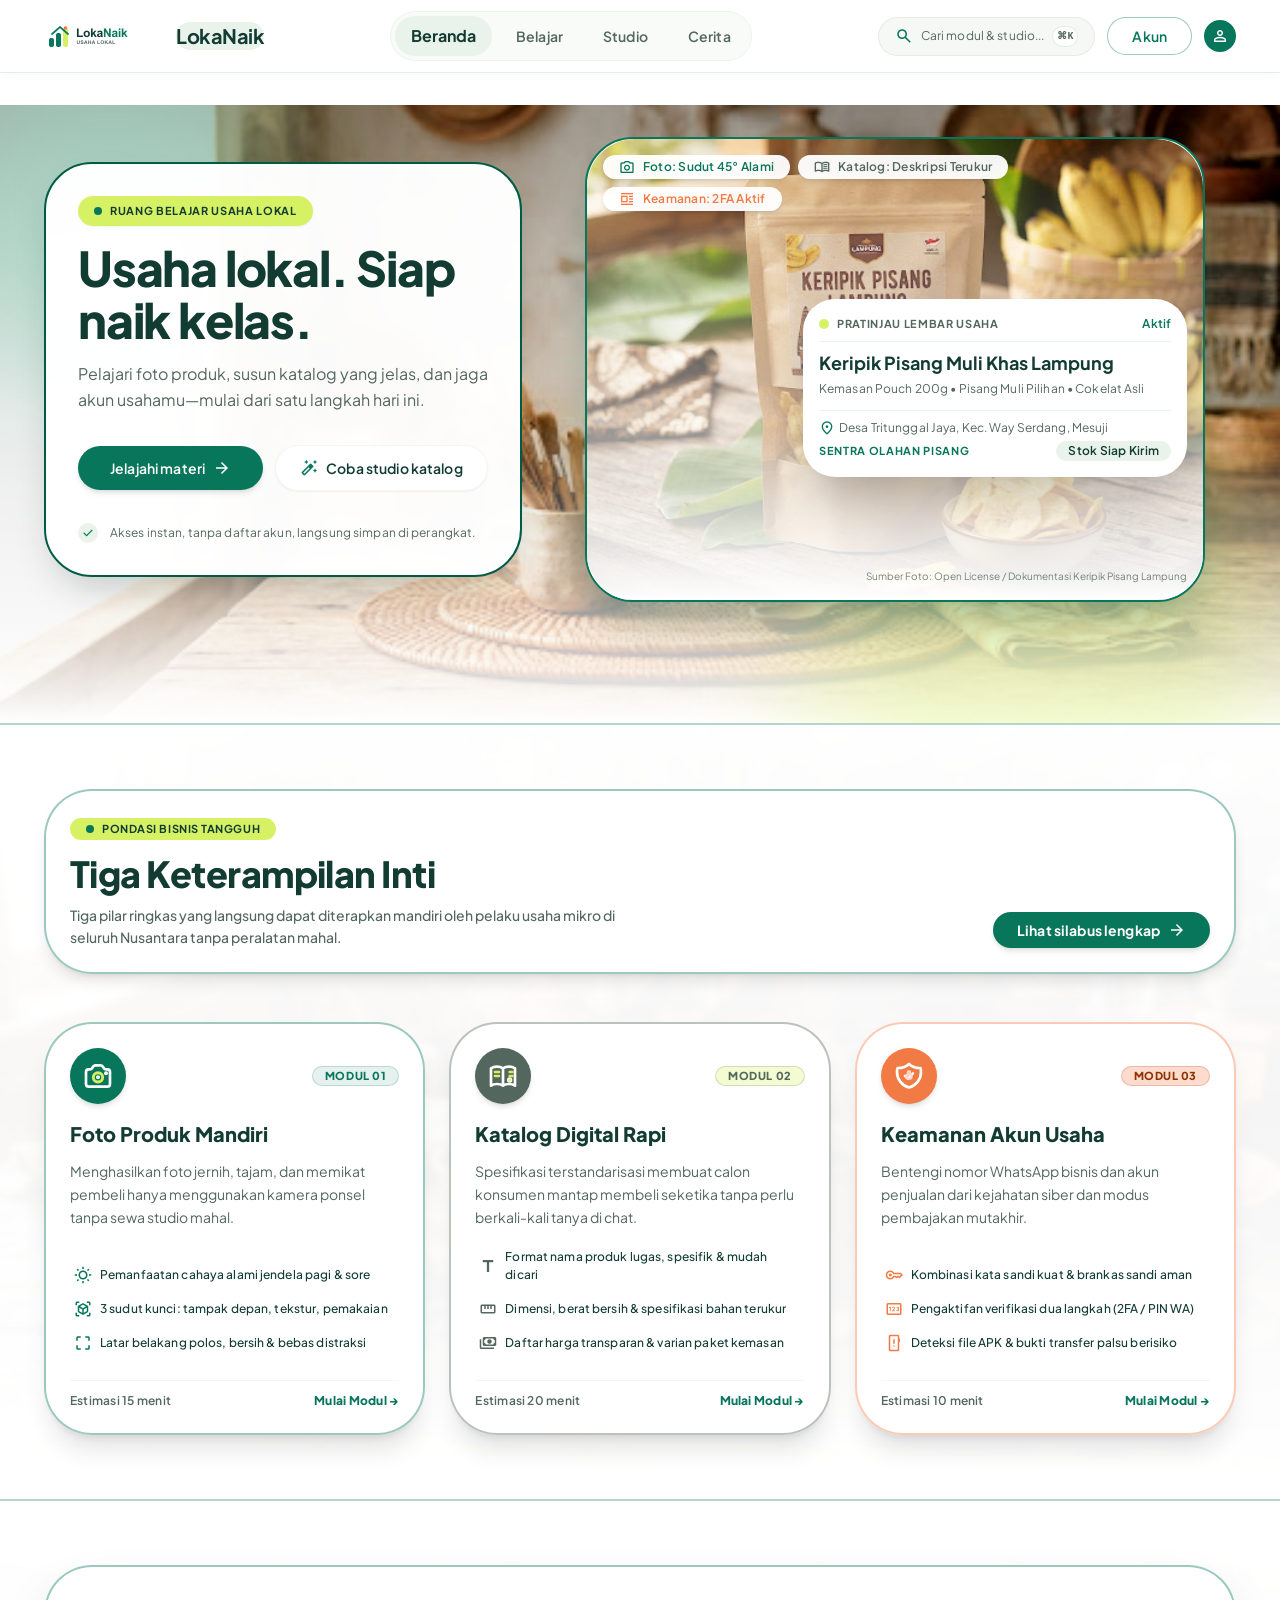
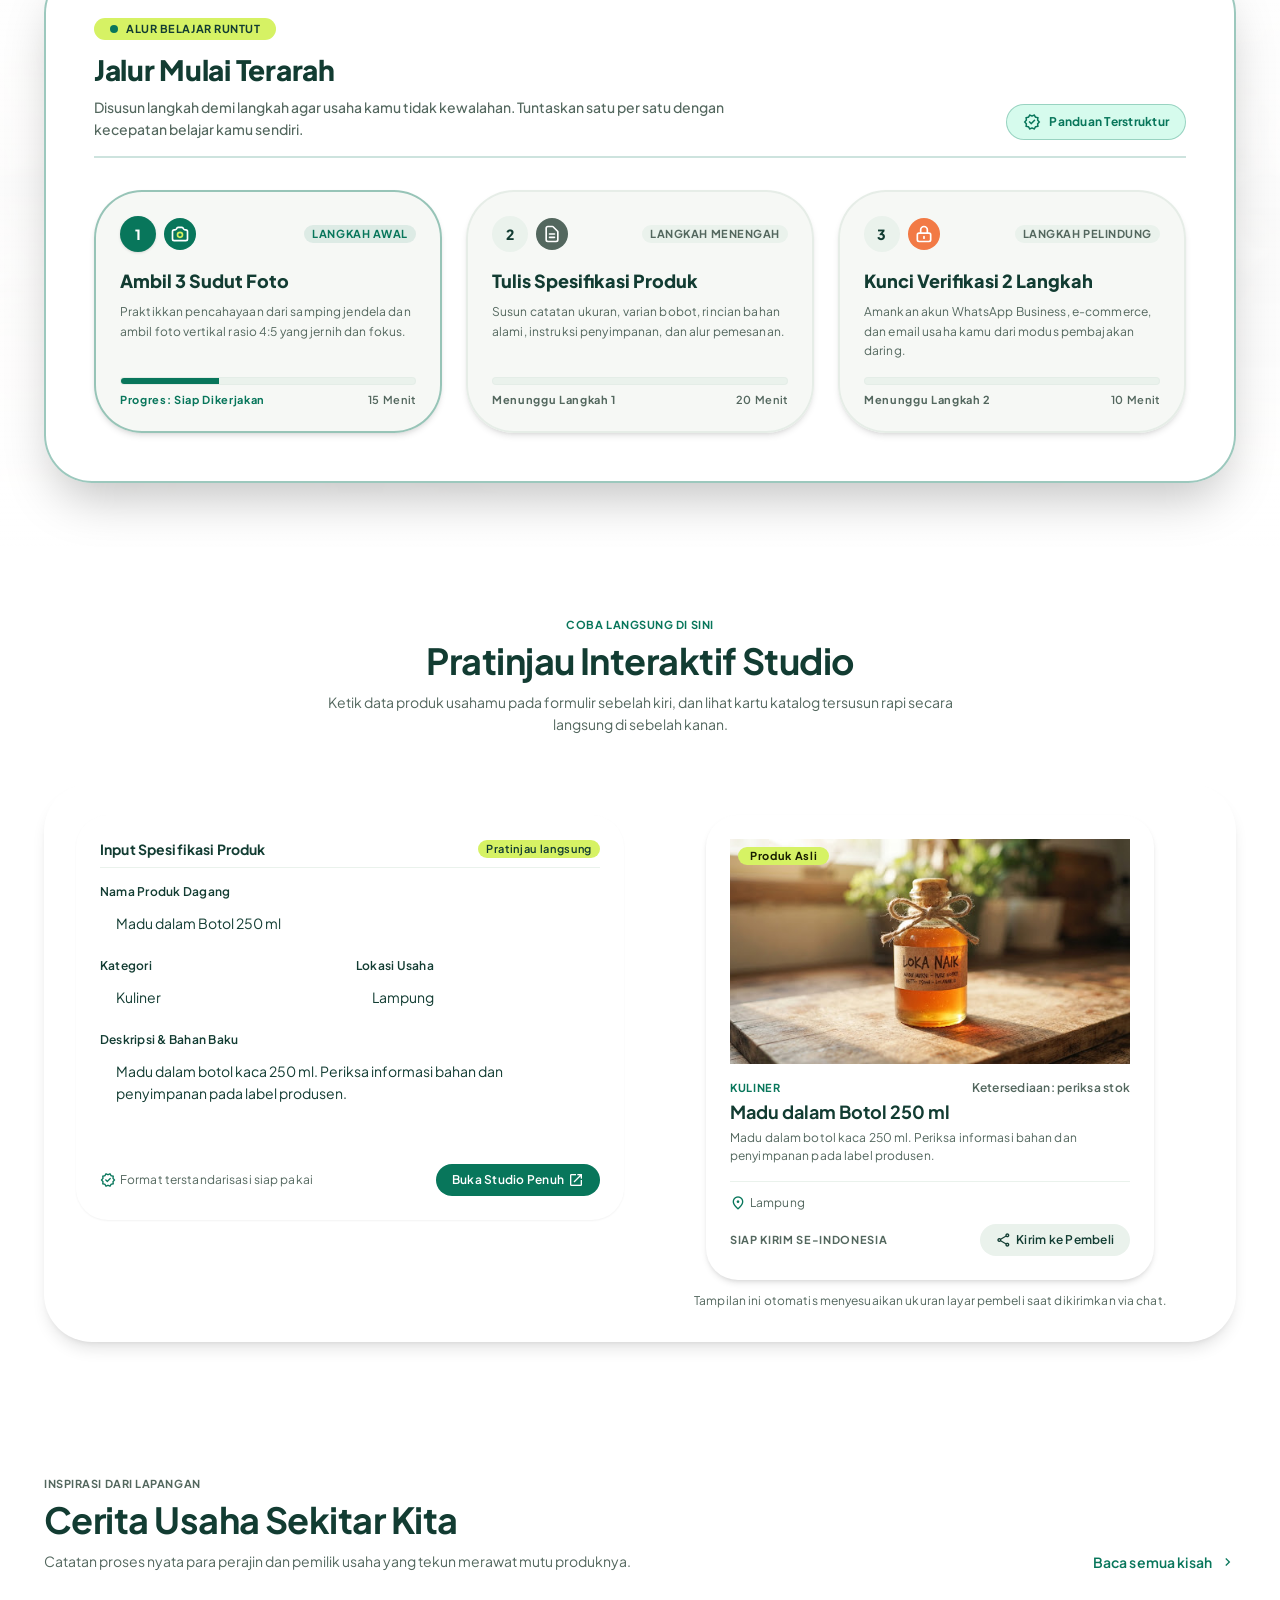
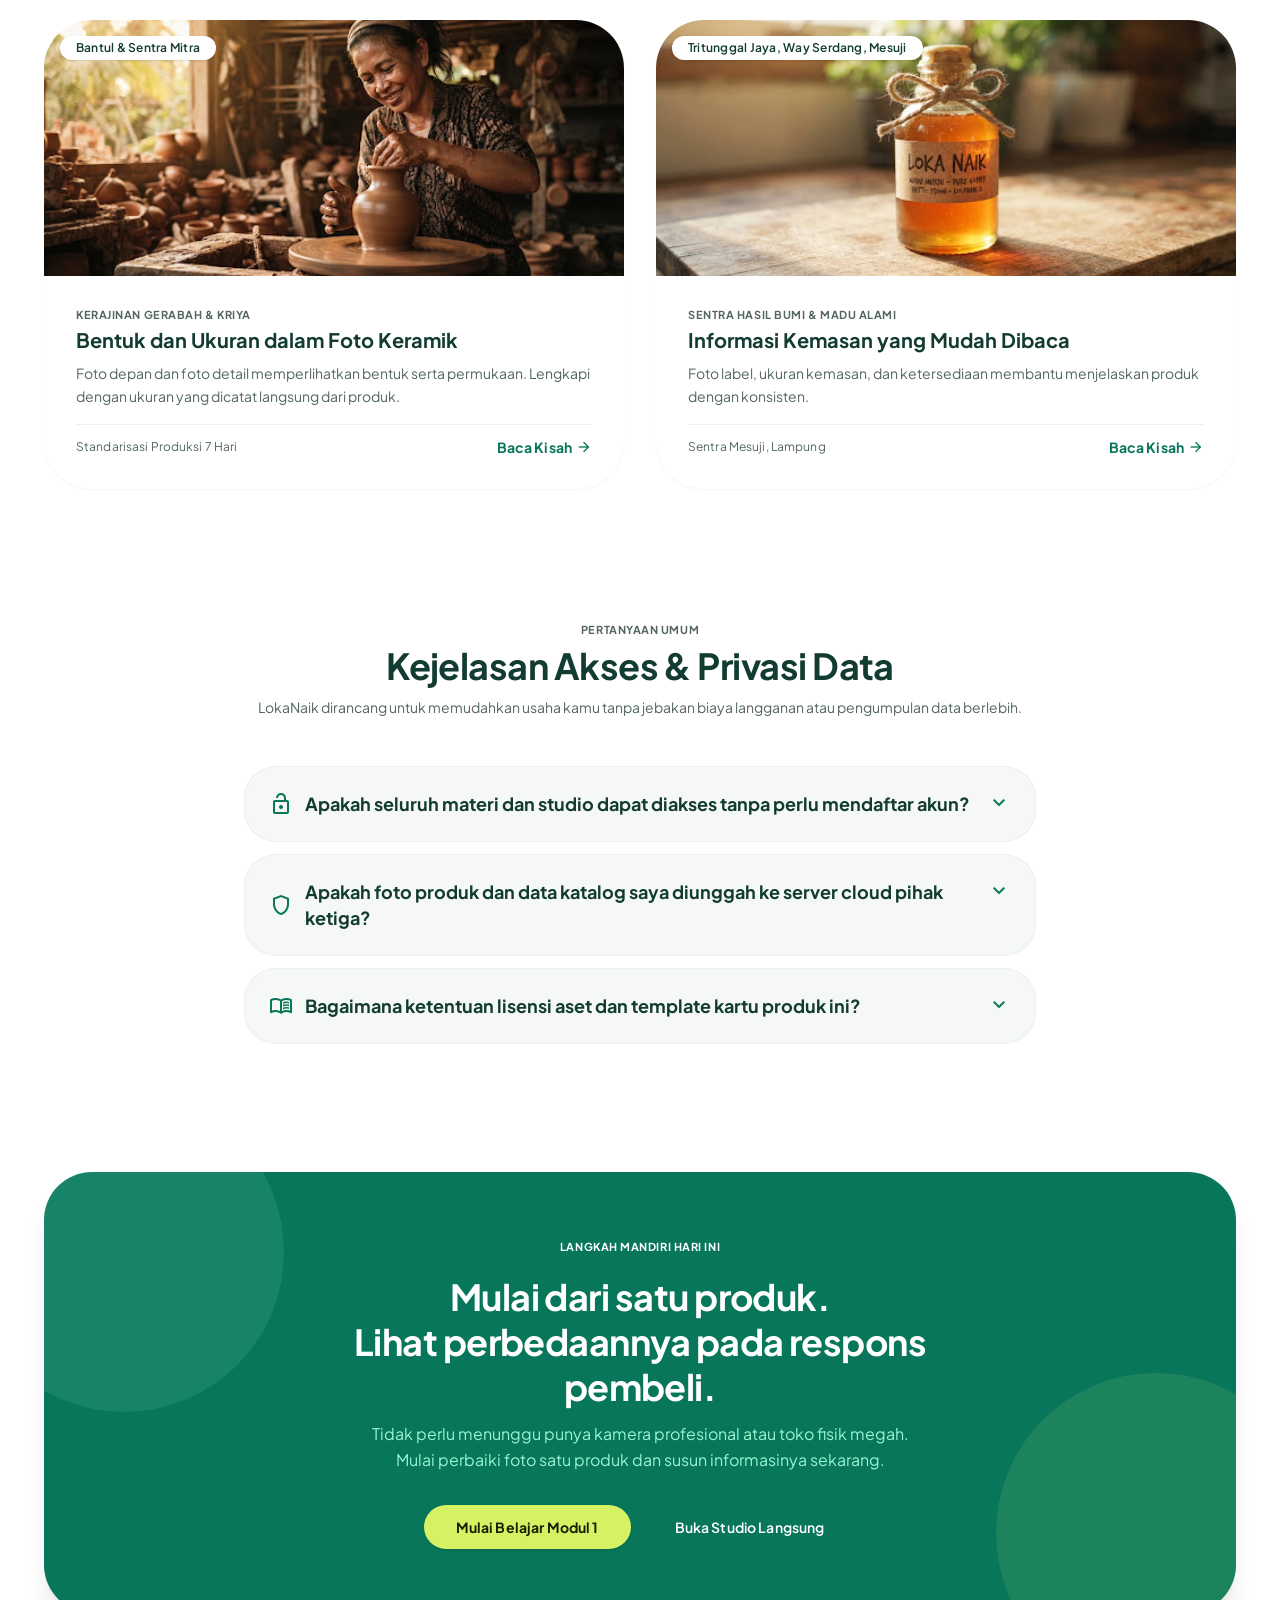
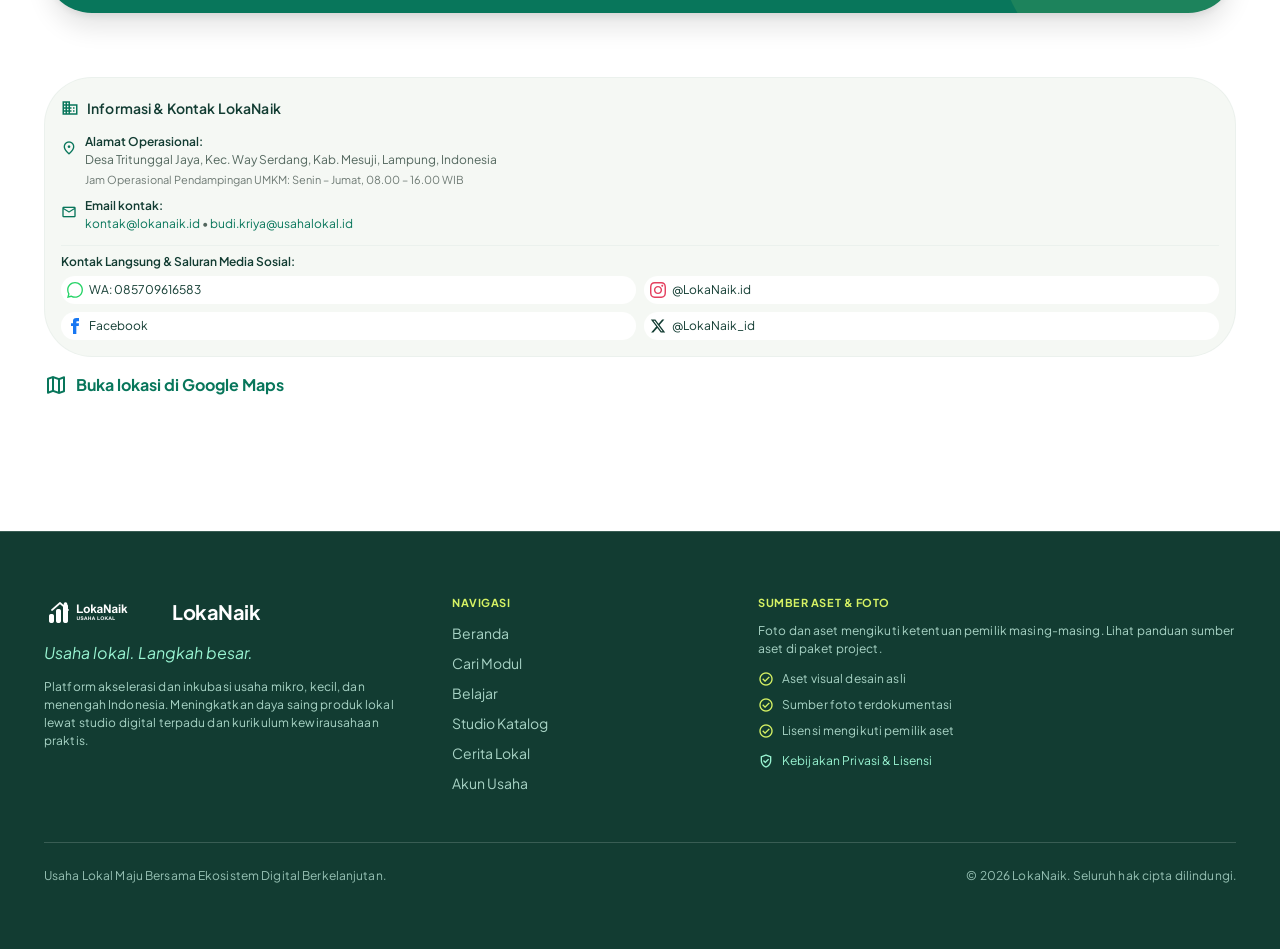
<file: index.html>
<!DOCTYPE html>

<html lang="id">
  <head>
    <meta charset="utf-8" />
    <meta content="width=device-width, initial-scale=1.0" name="viewport" />
    <title>LokaNaik — Usaha lokal. Langkah besar.</title>
    <link href="assets/css/fonts.css" rel="stylesheet" />
    <link href="assets/css/italic.css" rel="stylesheet" />
    <link href="assets/css/symbols.css" rel="stylesheet" />
    <link href="assets/css/design.css" rel="stylesheet" />
    <link href="assets/css/original.css" rel="stylesheet" />
    <link href="assets/css/app.css" rel="stylesheet" />
    <meta
      content="Pelajari foto produk, susun katalog yang jelas, dan jaga akun usahamu. LokaNaik menyediakan materi, latihan, dan Studio Katalog."
      name="description"
    />
    <link href="assets/images/asset-1e4d7e0e90ff.png" rel="icon" />
    <meta content="index, follow" name="robots" />
    <meta content="website" property="og:type" />
    <meta content="id_ID" property="og:locale" />
    <meta content="LokaNaik" property="og:site_name" />
    <meta
      content="LokaNaik — Usaha lokal. Langkah besar."
      property="og:title"
    />
    <meta
      content="Pelajari foto produk, susun katalog yang jelas, dan jaga akun usahamu. LokaNaik menyediakan materi, latihan, dan Studio Katalog."
      property="og:description"
    />
    <meta content="summary_large_image" name="twitter:card" />
    <meta
      content="LokaNaik — Usaha lokal. Langkah besar."
      name="twitter:title"
    />
    <meta
      content="Pelajari foto produk, susun katalog yang jelas, dan jaga akun usahamu. LokaNaik menyediakan materi, latihan, dan Studio Katalog."
      name="twitter:description"
    />
    <meta
      content="default-src 'self'; script-src 'self'; style-src 'self' 'unsafe-inline'; img-src 'self' data: blob:; font-src 'self'; connect-src 'none'; object-src 'none'; base-uri 'self'; form-action 'none'"
      http-equiv="Content-Security-Policy"
    />
    <meta content="strict-origin-when-cross-origin" name="referrer" />
    <link href="assets/css/static.css" rel="stylesheet" />
  </head>
  <body
    class="bg-surface font-body-md text-on-surface antialiased"
    data-site-page="beranda"
  >
    <a class="skip-link" href="#main-content">Lewati navigasi</a>
    <header
      class="fixed top-0 left-0 w-full z-50 bg-surface-container-lowest border-b border-outline-variant/60 shadow-[0_2px_8px_-2px_rgba(18,60,50,0.04)]"
    >
      <div
        class="h-[72px] max-w-[1240px] mx-auto px-gutter-desktop flex items-center justify-between gap-space-md"
      >
        <div class="flex items-center gap-space-sm shrink-0">
          <img
            alt="Logo LokaNaik"
            class="h-8 w-auto object-contain"
            decoding="async"
            height="128"
            src="assets/images/asset-1e4d7e0e90ff.png"
            width="480"
          />
          <a
            aria-current="page"
            class="font-headline-sm text-headline-sm text-on-surface tracking-tight font-bold hover:text-primary transition-colors active-section"
            data-path="beranda"
            href="index.html"
          >
            LokaNaik
          </a>
        </div>
        <nav
          aria-label="Navigasi utama"
          class="hidden md:flex items-center gap-space-xs p-1 bg-surface-container-low/60 rounded-full border border-outline-variant/30"
          data-active-classes="bg-surface-container text-primary font-bold rounded-full shadow-sm"
        >
          <a
            aria-current="page"
            class="px-space-md py-space-xs transition-all duration-[240ms] text-primary font-bold rounded-full active-section"
            data-path="beranda"
            href="index.html"
          >
            Beranda
          </a>
          <a
            class="px-space-md py-space-xs font-label-lg text-label-lg text-on-surface-variant hover:text-primary transition-all duration-[240ms] rounded-full"
            data-path="belajar"
            href="belajar.html"
          >
            Belajar
          </a>
          <a
            class="px-space-md py-space-xs font-label-lg text-label-lg text-on-surface-variant hover:text-primary transition-all duration-[240ms] rounded-full"
            data-path="studio"
            href="studio.html"
          >
            Studio
          </a>
          <a
            class="px-space-md py-space-xs font-label-lg text-label-lg text-on-surface-variant hover:text-primary transition-all duration-[240ms] rounded-full"
            data-path="cerita"
            href="cerita.html"
          >
            Cerita
          </a>
        </nav>
        <div class="flex items-center gap-space-sm shrink-0">
          <a
            aria-label="Cari materi, cerita, dan alat"
            class="flex items-center gap-space-xs px-space-md py-space-xs rounded-full bg-surface-container-low hover:bg-surface-container text-on-surface-variant hover:text-on-surface border border-outline-variant/50 transition-all duration-200"
            data-path="cari"
            href="cari.html"
          >
            <span
              aria-hidden="true"
              class="material-symbols-outlined text-[18px] text-primary"
            >
              search
            </span>
            <span class="hidden lg:inline font-body-sm text-body-sm">
              Cari modul &amp; studio...
            </span>
            <kbd
              class="px-space-2xs py-0.5 rounded bg-surface-container-lowest text-[10px] font-semibold text-on-surface-variant border border-outline-variant/60"
            >
              ⌘K
            </kbd>
          </a>
          <a
            class="hidden sm:inline-flex items-center px-space-lg py-space-xs rounded-full bg-surface-container-lowest hover:bg-surface-container-low text-primary hover:text-primary font-label-lg text-label-lg border border-primary/40 transition-all duration-200"
            data-path="akun"
            href="akun.html"
            >Akun</a
          >
          <a
            aria-label="Buka akun"
            class="w-8 h-8 rounded-full bg-primary flex items-center justify-center"
            href="akun.html"
          >
            <span
              aria-hidden="true"
              class="material-symbols-outlined text-on-primary text-[18px]"
            >
              person
            </span>
          </a>
        </div>
      </div>
      <nav aria-label="Navigasi seluler" class="mobile-nav" id="mobile-nav">
        <a href="index.html"> Beranda </a>
        <a href="belajar.html"> Belajar </a>
        <a href="studio.html"> Studio </a>
        <a href="cerita.html"> Cerita </a>
        <a href="cari.html"> Cari </a>
        <a href="akun.html"> Akun </a>
      </nav>
    </header>
    <main class="w-full pt-[72px] bg-surface" id="main-content" tabindex="-1">
      <noscript
        ><p class="loka-subpanel">
          Aktifkan JavaScript untuk memilih modul, mengerjakan latihan, mencari
          materi, dan menggunakan Studio.
        </p></noscript
      >
      <section
        class="w-full bg-surface min-h-[calc(100vh-72px)]"
        data-page="beranda"
        id="beranda"
      >
        <div class="flex flex-col w-full bg-surface text-on-surface">
          <section
            class="relative w-full overflow-hidden pt-space-xl pb-space-3xl"
          >
            <div
              class="absolute inset-0 z-0 pointer-events-none overflow-hidden"
            >
              <img
                alt=""
                class="w-full h-full object-cover"
                decoding="async"
                fetchpriority="high"
                height="286"
                src="assets/images/asset-c42edb655cd9.jpg"
                style="filter: contrast(1.18) saturate(1.3) brightness(0.92)"
                width="512"
              />
              <div
                class="absolute inset-0 bg-gradient-to-t from-surface via-transparent to-black/30"
              ></div>
            </div>
            <div
              class="absolute -top-24 -left-20 w-96 h-96 rounded-full bg-primary-fixed/40 blur-3xl pointer-events-none"
            ></div>
            <div
              class="absolute top-1/2 right-0 w-[30rem] h-[30rem] rounded-full bg-secondary-fixed/30 blur-3xl pointer-events-none"
            ></div>
            <div class="max-w-[1240px] mx-auto px-gutter-desktop">
              <div
                class="grid grid-cols-1 lg:grid-cols-12 gap-space-xl items-center"
              >
                <div
                  class="lg:col-span-5 flex flex-col items-start z-10 bg-surface-container-lowest/95 backdrop-blur-sm p-space-xl rounded-xl shadow-2xl border border-outline-variant/30"
                  style="
                    background-color: rgba(255, 255, 255, 0.98);
                    border: 2px solid rgb(0, 91, 69);
                    box-shadow: rgba(0, 32, 25, 0.25) 0px 20px 40px -15px;
                  "
                >
                  <div
                    class="inline-flex items-center gap-space-xs px-space-md py-space-xs rounded-full bg-secondary-container text-on-secondary-container font-label-caps text-label-caps shadow-sm mb-space-md uppercase"
                  >
                    <span class="w-2 h-2 rounded-full bg-primary"> </span>
                    RUANG BELAJAR USAHA LOKAL
                  </div>
                  <h1
                    class="font-display text-display tracking-tight text-on-surface font-extrabold mb-space-md leading-[1.08]"
                  >
                    Usaha lokal. Siap naik kelas.
                  </h1>
                  <p
                    class="font-body-lg text-body-lg text-on-surface-variant mb-space-xl max-w-lg leading-relaxed"
                  >
                    Pelajari foto produk, susun katalog yang jelas, dan jaga
                    akun usahamu—mulai dari satu langkah hari ini.
                  </p>
                  <div
                    class="flex flex-wrap items-center gap-space-sm w-full sm:w-auto"
                  >
                    <a
                      class="inline-flex items-center justify-center gap-space-xs px-space-xl py-space-sm rounded-full bg-primary-container text-on-primary font-label-lg text-label-lg shadow-md hover:bg-primary transition-all duration-200 active:scale-95"
                      data-path="belajar"
                      href="belajar.html"
                    >
                      <span class=""> Jelajahi materi </span>
                      <span
                        aria-hidden="true"
                        class="material-symbols-outlined text-[18px]"
                      >
                        arrow_forward
                      </span>
                    </a>
                    <a
                      class="inline-flex items-center justify-center gap-space-xs px-space-lg py-space-sm rounded-full bg-surface-container-lowest text-on-surface font-label-lg text-label-lg shadow-sm hover:bg-surface-container transition-all duration-200 border border-outline-variant/30"
                      data-path="studio"
                      href="studio.html"
                    >
                      <span
                        aria-hidden="true"
                        class="material-symbols-outlined text-[18px] text-primary"
                      >
                        auto_fix_high
                      </span>
                      <span class=""> Coba studio katalog </span>
                    </a>
                  </div>
                  <div
                    class="mt-space-xl flex items-center gap-space-sm text-on-surface-variant font-body-sm text-body-sm"
                  >
                    <span
                      class="inline-flex items-center justify-center w-5 h-5 rounded-full bg-surface-container text-primary"
                    >
                      <span
                        aria-hidden="true"
                        class="material-symbols-outlined text-[14px]"
                      >
                        check
                      </span>
                    </span>
                    <span class="">
                      Akses instan, tanpa daftar akun, langsung simpan di
                      perangkat.
                    </span>
                  </div>
                </div>
                <div
                  class="lg:col-span-7 relative flex justify-center items-center"
                  data-tilt=""
                >
                  <div
                    class="relative w-full max-w-[620px] aspect-[4/3] rounded-xl bg-surface-container-lowest p-space-md shadow-xl flex flex-col justify-between overflow-hidden"
                    style="
                      border: 2px solid rgb(8, 118, 91);
                      box-shadow: rgba(0, 91, 69, 0.35) 0px 25px 50px -12px;
                    "
                  >
                    <div class="absolute inset-0 z-0">
                      <img
                        alt="Kemasan keripik pisang"
                        class="w-full h-full object-cover rounded-xl transition-all duration-300"
                        decoding="async"
                        fetchpriority="high"
                        height="512"
                        src="assets/images/asset-12c8310caa33.jpg"
                        width="512"
                      />
                      <div
                        class="absolute inset-0 bg-gradient-to-t from-surface-container-lowest via-surface-container-lowest/40 to-transparent"
                      ></div>
                    </div>
                    <div class="relative z-10 flex flex-wrap gap-space-xs">
                      <div
                        class="inline-flex items-center gap-space-xs bg-surface-container-lowest/95 backdrop-blur-sm px-space-md py-space-2xs rounded-full shadow-md text-primary font-label-md text-label-md"
                      >
                        <span
                          aria-hidden="true"
                          class="material-symbols-outlined text-[16px] text-primary"
                        >
                          photo_camera
                        </span>
                        <span class=""> Foto: Sudut 45° Alami </span>
                      </div>
                      <div
                        class="inline-flex items-center gap-space-xs bg-surface-container-lowest/95 backdrop-blur-sm px-space-md py-space-2xs rounded-full shadow-md text-secondary font-label-md text-label-md"
                      >
                        <span
                          aria-hidden="true"
                          class="material-symbols-outlined text-[16px]"
                        >
                          menu_book
                        </span>
                        <span class=""> Katalog: Deskripsi Terukur </span>
                      </div>
                      <div
                        class="inline-flex items-center gap-space-xs bg-surface-container-lowest/95 backdrop-blur-sm px-space-md py-space-2xs rounded-full shadow-md text-tertiary-container font-label-md text-label-md"
                      >
                        <span
                          aria-hidden="true"
                          class="material-symbols-outlined text-[16px]"
                        >
                          format_image_left
                        </span>
                        <span class=""> Keamanan: 2FA Aktif </span>
                      </div>
                    </div>
                    <div
                      class="relative z-10 self-end w-full max-w-sm rounded-lg bg-surface-container-lowest p-space-md shadow-2xl"
                    >
                      <div
                        class="flex items-center justify-between pb-space-xs mb-space-xs border-b border-surface-container"
                      >
                        <div class="flex items-center gap-space-xs">
                          <span
                            class="w-2.5 h-2.5 rounded-full bg-secondary-fixed"
                          >
                          </span>
                          <span
                            class="font-label-caps text-label-caps uppercase text-on-surface-variant font-bold"
                          >
                            Pratinjau Lembar Usaha
                          </span>
                        </div>
                        <span
                          class="font-body-sm text-body-sm text-primary font-semibold"
                        >
                          Aktif
                        </span>
                      </div>
                      <p
                        class="font-title text-title text-on-surface font-bold"
                      >
                        Keripik Pisang Muli Khas Lampung
                      </p>
                      <p
                        class="font-body-sm text-body-sm text-on-surface-variant mt-space-2xs"
                      >
                        Kemasan Pouch 200g • Pisang Muli Pilihan • Cokelat Asli
                      </p>
                      <div
                        class="mt-space-sm flex flex-col gap-space-2xs pt-space-xs border-t border-surface-container"
                      >
                        <div
                          class="flex items-center gap-space-2xs text-on-surface-variant font-body-sm text-body-sm"
                        >
                          <span
                            aria-hidden="true"
                            class="material-symbols-outlined text-[16px] text-primary"
                          >
                            location_on
                          </span>
                          <span class="">
                            Desa Tritunggal Jaya, Kec. Way Serdang, Mesuji
                          </span>
                        </div>
                        <div class="flex items-center justify-between">
                          <span
                            class="font-label-caps text-label-caps text-primary uppercase font-bold"
                          >
                            Sentra Olahan Pisang
                          </span>
                          <span
                            class="font-label-md text-label-md px-space-sm py-0.5 rounded-full bg-surface-container text-on-surface"
                          >
                            Stok Siap Kirim
                          </span>
                        </div>
                      </div>
                    </div>
                    <p
                      class="relative z-10 text-[10px] text-on-surface-variant/80 mt-space-2xs text-right"
                    >
                      Sumber Foto: Open License / Dokumentasi Keripik Pisang
                      Lampung
                    </p>
                  </div>
                </div>
              </div>
              <div
                class="mt-space-lg pt-space-xs flex items-center justify-between border-t border-outline-variant/20 text-on-surface-variant/80 text-[10px]"
                style="
                  background: rgba(255, 255, 255, 0.9);
                  padding: 0.5rem 1rem;
                  border-radius: 9999px;
                  border: 1.5px solid rgb(8, 118, 91);
                  font-weight: 600;
                  color: rgb(0, 32, 25);
                "
              >
                <span class="flex items-center gap-space-2xs font-medium">
                  <span
                    aria-hidden="true"
                    class="material-symbols-outlined text-[14px] text-primary"
                  >
                    yard
                  </span>
                  Halaman Belakang &amp; Studio Kriya Alami — Inspirasi Sentra
                  Mesuji Lampung &amp; Nusantara
                </span>
                <span class="">
                  Foto dan tekstur dari aset desain LokaNaik
                </span>
              </div>
            </div>
          </section>
          <section
            class="relative w-full py-space-3xl overflow-hidden border-y-2 border-primary/30"
          >
            <div class="absolute inset-0 z-0 pointer-events-none">
              <img
                alt=""
                class="w-full h-full object-cover"
                decoding="async"
                height="286"
                src="assets/images/asset-b84a9cfd0066.jpg"
                style="filter: contrast(1.15) brightness(0.95)"
                width="512"
              />
              <div
                class="absolute inset-0 bg-surface-container-lowest/90 backdrop-blur-[2px]"
              ></div>
              <div
                class="absolute inset-0 bg-gradient-to-t from-surface-container-lowest via-surface-container-lowest/60 to-surface-container-lowest/95"
              ></div>
            </div>
            <div class="relative z-10 max-w-[1240px] mx-auto px-gutter-desktop">
              <div
                class="flex flex-col md:flex-row md:items-end justify-between gap-space-md mb-space-2xl bg-surface-container-lowest/95 p-space-lg rounded-xl border-2 border-primary/40 shadow-lg"
              >
                <div class="max-w-xl">
                  <div
                    class="inline-flex items-center gap-space-xs px-space-md py-space-2xs rounded-full bg-secondary-container text-on-secondary-container font-label-caps text-label-caps uppercase font-bold tracking-wider mb-space-xs"
                  >
                    <span class="w-2 h-2 rounded-full bg-primary"> </span>
                    Pondasi Bisnis Tangguh
                  </div>
                  <h2
                    class="font-headline-lg text-headline-lg text-on-surface font-extrabold mt-space-2xs"
                  >
                    Tiga Keterampilan Inti
                  </h2>
                  <p
                    class="font-body-md text-body-md text-on-surface-variant mt-space-xs font-medium"
                  >
                    Tiga pilar ringkas yang langsung dapat diterapkan mandiri
                    oleh pelaku usaha mikro di seluruh Nusantara tanpa peralatan
                    mahal.
                  </p>
                </div>
                <a
                  class="inline-flex items-center gap-space-xs font-label-lg text-label-lg text-on-primary bg-primary px-space-lg py-space-xs rounded-full font-bold hover:bg-surface-tint transition-all shadow-md"
                  data-path="belajar"
                  href="belajar.html"
                >
                  <span class=""> Lihat silabus lengkap </span>
                  <span
                    aria-hidden="true"
                    class="material-symbols-outlined text-[18px]"
                  >
                    arrow_forward
                  </span>
                </a>
              </div>
              <div class="grid grid-cols-1 md:grid-cols-3 gap-space-lg">
                <div
                  class="flex flex-col bg-surface-container-lowest/95 backdrop-blur-sm rounded-xl p-space-lg transition-transform hover:-translate-y-1 duration-200 border-2 border-primary/40 shadow-xl"
                >
                  <div class="flex items-center justify-between mb-space-md">
                    <div
                      class="w-14 h-14 rounded-xl bg-primary text-on-primary flex items-center justify-center shadow-md"
                    >
                      <svg
                        aria-hidden="true"
                        class="w-8 h-8"
                        fill="none"
                        stroke="currentColor"
                        viewbox="0 0 24 24"
                      >
                        <path
                          d="M3 9a2 2 0 012-2h.93a2 2 0 001.664-.89l.812-1.22A2 2 0 0110.07 4h3.86a2 2 0 011.664.89l.812 1.22A2 2 0 0018.07 7H19a2 2 0 012 2v9a2 2 0 01-2 2H5a2 2 0 01-2-2V9z"
                          stroke-linecap="round"
                          stroke-linejoin="round"
                          stroke-width="2"
                        ></path>
                        <circle
                          cx="12"
                          cy="13"
                          r="3.5"
                          stroke="#d3ef61"
                          stroke-width="2.2"
                        ></circle>
                        <circle cx="12" cy="13" fill="#d3ef61" r="1"></circle>
                        <circle cx="18" cy="10" fill="#ffffff" r="1"></circle>
                      </svg>
                    </div>
                    <span
                      class="px-space-sm py-0.5 rounded-full bg-primary/10 text-primary font-label-caps text-label-caps font-extrabold uppercase tracking-wider border border-primary/20"
                    >
                      Modul 01
                    </span>
                  </div>
                  <h3
                    class="font-headline-sm text-headline-sm text-on-surface font-extrabold mb-space-sm"
                  >
                    Foto Produk Mandiri
                  </h3>
                  <p
                    class="font-body-md text-body-md text-on-surface-variant mb-space-md leading-relaxed"
                  >
                    Menghasilkan foto jernih, tajam, dan memikat pembeli hanya
                    menggunakan kamera ponsel tanpa sewa studio mahal.
                  </p>
                  <ul
                    class="flex flex-col gap-space-xs font-body-sm text-body-sm text-on-surface mt-auto"
                  >
                    <li
                      class="flex items-center gap-space-xs p-space-2xs rounded bg-surface/80"
                    >
                      <span
                        aria-hidden="true"
                        class="material-symbols-outlined text-primary text-[18px]"
                      >
                        wb_sunny
                      </span>
                      <span class="font-medium">
                        Pemanfaatan cahaya alami jendela pagi &amp; sore
                      </span>
                    </li>
                    <li
                      class="flex items-center gap-space-xs p-space-2xs rounded bg-surface/80"
                    >
                      <span
                        aria-hidden="true"
                        class="material-symbols-outlined text-primary text-[18px]"
                      >
                        view_in_ar
                      </span>
                      <span class="font-medium">
                        3 sudut kunci: tampak depan, tekstur, pemakaian
                      </span>
                    </li>
                    <li
                      class="flex items-center gap-space-xs p-space-2xs rounded bg-surface/80"
                    >
                      <span
                        aria-hidden="true"
                        class="material-symbols-outlined text-primary text-[18px]"
                      >
                        crop_free
                      </span>
                      <span class="font-medium">
                        Latar belakang polos, bersih &amp; bebas distraksi
                      </span>
                    </li>
                  </ul>
                  <div
                    class="mt-space-lg pt-space-sm border-t border-outline-variant/30 flex items-center justify-between"
                  >
                    <span
                      class="font-label-md text-label-md text-on-surface-variant font-semibold"
                    >
                      Estimasi 15 menit
                    </span>
                    <a
                      class="font-label-md text-label-md text-primary font-extrabold hover:underline inline-flex items-center gap-1"
                      data-lesson="foto"
                      data-path="belajar"
                      href="materi.html?modul=foto"
                    >
                      Mulai Modul →
                    </a>
                  </div>
                </div>
                <div
                  class="flex flex-col bg-surface-container-lowest/95 backdrop-blur-sm rounded-xl p-space-lg transition-transform hover:-translate-y-1 duration-200 border-2 border-secondary/40 shadow-xl"
                >
                  <div class="flex items-center justify-between mb-space-md">
                    <div
                      class="w-14 h-14 rounded-xl bg-secondary text-on-secondary flex items-center justify-center shadow-md"
                    >
                      <svg
                        aria-hidden="true"
                        class="w-8 h-8"
                        fill="none"
                        stroke="currentColor"
                        viewbox="0 0 24 24"
                      >
                        <path
                          d="M12 6.253v13m0-13C10.832 5.477 9.246 5 7.5 5S4.168 5.477 3 6.253v13C4.168 18.477 5.754 18 7.5 18s3.332.477 4.5 1.253m0-13C13.168 5.477 14.754 5 16.5 5c1.747 0 3.332.477 4.5 1.253v13C19.832 18.477 18.247 18 16.5 18c-1.746 0-3.332.477-4.5 1.253"
                          stroke-linecap="round"
                          stroke-linejoin="round"
                          stroke-width="2"
                        ></path>
                        <path
                          d="M6 9h3m-3 3h3m8-3h2m-2 3h2"
                          stroke="#d3ef61"
                          stroke-linecap="round"
                          stroke-width="2"
                        ></path>
                        <circle cx="17" cy="15" fill="#d3ef61" r="1.5"></circle>
                      </svg>
                    </div>
                    <span
                      class="px-space-sm py-0.5 rounded-full bg-secondary-fixed/30 text-secondary font-label-caps text-label-caps font-extrabold uppercase tracking-wider border border-secondary/20"
                    >
                      Modul 02
                    </span>
                  </div>
                  <h3
                    class="font-headline-sm text-headline-sm text-on-surface font-extrabold mb-space-sm"
                  >
                    Katalog Digital Rapi
                  </h3>
                  <p
                    class="font-body-md text-body-md text-on-surface-variant mb-space-md leading-relaxed"
                  >
                    Spesifikasi terstandarisasi membuat calon konsumen mantap
                    membeli seketika tanpa perlu berkali-kali tanya di chat.
                  </p>
                  <ul
                    class="flex flex-col gap-space-xs font-body-sm text-body-sm text-on-surface mt-auto"
                  >
                    <li
                      class="flex items-center gap-space-xs p-space-2xs rounded bg-surface/80"
                    >
                      <span
                        aria-hidden="true"
                        class="material-symbols-outlined text-secondary text-[18px]"
                      >
                        title
                      </span>
                      <span class="font-medium">
                        Format nama produk lugas, spesifik &amp; mudah dicari
                      </span>
                    </li>
                    <li
                      class="flex items-center gap-space-xs p-space-2xs rounded bg-surface/80"
                    >
                      <span
                        aria-hidden="true"
                        class="material-symbols-outlined text-secondary text-[18px]"
                      >
                        straighten
                      </span>
                      <span class="font-medium">
                        Dimensi, berat bersih &amp; spesifikasi bahan terukur
                      </span>
                    </li>
                    <li
                      class="flex items-center gap-space-xs p-space-2xs rounded bg-surface/80"
                    >
                      <span
                        aria-hidden="true"
                        class="material-symbols-outlined text-secondary text-[18px]"
                      >
                        payments
                      </span>
                      <span class="font-medium">
                        Daftar harga transparan &amp; varian paket kemasan
                      </span>
                    </li>
                  </ul>
                  <div
                    class="mt-space-lg pt-space-sm border-t border-outline-variant/30 flex items-center justify-between"
                  >
                    <span
                      class="font-label-md text-label-md text-on-surface-variant font-semibold"
                    >
                      Estimasi 20 menit
                    </span>
                    <a
                      class="font-label-md text-label-md text-primary font-extrabold hover:underline inline-flex items-center gap-1"
                      data-lesson="katalog"
                      data-path="belajar"
                      href="materi.html?modul=katalog"
                    >
                      Mulai Modul →
                    </a>
                  </div>
                </div>
                <div
                  class="flex flex-col bg-surface-container-lowest/95 backdrop-blur-sm rounded-xl p-space-lg transition-transform hover:-translate-y-1 duration-200 border-2 border-tertiary-container/40 shadow-xl"
                >
                  <div class="flex items-center justify-between mb-space-md">
                    <div
                      class="w-14 h-14 rounded-xl bg-tertiary-container text-on-primary flex items-center justify-center shadow-md"
                    >
                      <svg
                        aria-hidden="true"
                        class="w-8 h-8"
                        fill="none"
                        stroke="currentColor"
                        viewbox="0 0 24 24"
                      >
                        <path
                          d="M9 12l2 2 4-4m5.618-4.016A11.955 11.955 0 0112 2.944a11.955 11.955 0 01-8.618 3.04A12.02 12.02 0 003 9c0 5.591 3.824 10.29 9 11.622 5.176-1.332 9-6.03 9-11.622 0-1.042-.133-2.052-.382-3.016z"
                          stroke-linecap="round"
                          stroke-linejoin="round"
                          stroke-width="2"
                        ></path>
                        <rect
                          height="3"
                          rx="1"
                          stroke="#ffdbce"
                          stroke-width="1.5"
                          width="4"
                          x="10"
                          y="11"
                        ></rect>
                        <path
                          d="M11 11V9.5a1 1 0 012 0V11"
                          stroke="#ffdbce"
                          stroke-width="1.5"
                        ></path>
                      </svg>
                    </div>
                    <span
                      class="px-space-sm py-0.5 rounded-full bg-tertiary-fixed text-tertiary font-label-caps text-label-caps font-extrabold uppercase tracking-wider border border-tertiary/20"
                    >
                      Modul 03
                    </span>
                  </div>
                  <h3
                    class="font-headline-sm text-headline-sm text-on-surface font-extrabold mb-space-sm"
                  >
                    Keamanan Akun Usaha
                  </h3>
                  <p
                    class="font-body-md text-body-md text-on-surface-variant mb-space-md leading-relaxed"
                  >
                    Bentengi nomor WhatsApp bisnis dan akun penjualan dari
                    kejahatan siber dan modus pembajakan mutakhir.
                  </p>
                  <ul
                    class="flex flex-col gap-space-xs font-body-sm text-body-sm text-on-surface mt-auto"
                  >
                    <li
                      class="flex items-center gap-space-xs p-space-2xs rounded bg-surface/80"
                    >
                      <span
                        aria-hidden="true"
                        class="material-symbols-outlined text-tertiary-container text-[18px]"
                      >
                        key
                      </span>
                      <span class="font-medium">
                        Kombinasi kata sandi kuat &amp; brankas sandi aman
                      </span>
                    </li>
                    <li
                      class="flex items-center gap-space-xs p-space-2xs rounded bg-surface/80"
                    >
                      <span
                        aria-hidden="true"
                        class="material-symbols-outlined text-tertiary-container text-[18px]"
                      >
                        pin
                      </span>
                      <span class="font-medium">
                        Pengaktifan verifikasi dua langkah (2FA / PIN WA)
                      </span>
                    </li>
                    <li
                      class="flex items-center gap-space-xs p-space-2xs rounded bg-surface/80"
                    >
                      <span
                        aria-hidden="true"
                        class="material-symbols-outlined text-tertiary-container text-[18px]"
                      >
                        security_update_warning
                      </span>
                      <span class="font-medium">
                        Deteksi file APK &amp; bukti transfer palsu berisiko
                      </span>
                    </li>
                  </ul>
                  <div
                    class="mt-space-lg pt-space-sm border-t border-outline-variant/30 flex items-center justify-between"
                  >
                    <span
                      class="font-label-md text-label-md text-on-surface-variant font-semibold"
                    >
                      Estimasi 10 menit
                    </span>
                    <a
                      class="font-label-md text-label-md text-primary font-extrabold hover:underline inline-flex items-center gap-1"
                      data-lesson="keamanan"
                      data-path="belajar"
                      href="materi.html?modul=keamanan"
                    >
                      Mulai Modul →
                    </a>
                  </div>
                </div>
              </div>
            </div>
          </section>
          <section class="relative w-full py-space-3xl overflow-hidden">
            <div class="absolute inset-0 z-0 pointer-events-none">
              <img
                alt=""
                class="w-full h-full object-cover"
                decoding="async"
                height="286"
                loading="lazy"
                src="assets/images/asset-28d39284b5a0.jpg"
                style="filter: contrast(1.1) brightness(0.92)"
                width="512"
              />
              <div
                class="absolute inset-0 bg-surface/90 backdrop-blur-[2px]"
              ></div>
              <div
                class="absolute inset-0 bg-gradient-to-t from-surface via-surface/80 to-surface"
              ></div>
            </div>
            <div class="relative z-10 max-w-[1240px] mx-auto px-gutter-desktop">
              <div
                class="bg-surface-container-lowest/95 backdrop-blur-md rounded-xl p-space-xl md:p-space-2xl border-2 border-primary/40 shadow-2xl"
              >
                <div
                  class="flex flex-col md:flex-row md:items-end justify-between gap-space-md mb-space-xl pb-space-md border-b-2 border-primary/20"
                >
                  <div class="max-w-2xl">
                    <div
                      class="inline-flex items-center gap-space-xs px-space-md py-space-2xs rounded-full bg-secondary-container text-on-secondary-container font-label-caps text-label-caps uppercase font-bold tracking-wider mb-space-xs"
                    >
                      <span class="w-2 h-2 rounded-full bg-primary"> </span>
                      Alur Belajar Runtut
                    </div>
                    <h2
                      class="font-headline-md text-headline-md text-on-surface font-extrabold mt-space-2xs"
                    >
                      Jalur Mulai Terarah
                    </h2>
                    <p
                      class="font-body-md text-body-md text-on-surface-variant mt-space-xs font-medium"
                    >
                      Disusun langkah demi langkah agar usaha kamu tidak
                      kewalahan. Tuntaskan satu per satu dengan kecepatan
                      belajar kamu sendiri.
                    </p>
                  </div>
                  <div
                    class="flex items-center gap-space-xs text-primary font-bold font-label-md text-label-md bg-primary-fixed/40 px-space-md py-space-xs rounded-full border border-primary/30"
                  >
                    <span
                      aria-hidden="true"
                      class="material-symbols-outlined text-[18px]"
                    >
                      verified
                    </span>
                    Panduan Terstruktur
                  </div>
                </div>
                <div
                  class="grid grid-cols-1 md:grid-cols-3 gap-space-lg relative"
                >
                  <div
                    class="flex flex-col p-space-lg rounded-xl bg-surface-container-low/90 border-2 border-primary/40 shadow-md relative"
                  >
                    <div class="flex items-center justify-between mb-space-md">
                      <div class="flex items-center gap-space-xs">
                        <span
                          class="w-9 h-9 rounded-full bg-primary text-on-primary font-label-lg text-label-lg flex items-center justify-center font-extrabold shadow"
                        >
                          1
                        </span>
                        <div
                          class="w-8 h-8 rounded-lg bg-primary-container text-on-primary flex items-center justify-center"
                        >
                          <svg
                            aria-hidden="true"
                            class="w-5 h-5"
                            fill="none"
                            stroke="currentColor"
                            viewbox="0 0 24 24"
                          >
                            <path
                              d="M3 9a2 2 0 012-2h.93a2 2 0 001.664-.89l.812-1.22A2 2 0 0110.07 4h3.86a2 2 0 011.664.89l.812 1.22A2 2 0 0018.07 7H19a2 2 0 012 2v9a2 2 0 01-2 2H5a2 2 0 01-2-2V9z"
                              stroke-linecap="round"
                              stroke-linejoin="round"
                              stroke-width="2"
                            ></path>
                            <circle
                              cx="12"
                              cy="13"
                              r="3"
                              stroke="#d3ef61"
                              stroke-width="2"
                            ></circle>
                          </svg>
                        </div>
                      </div>
                      <span
                        class="font-label-caps text-label-caps text-primary font-bold uppercase tracking-wider bg-primary/10 px-space-xs py-0.5 rounded"
                      >
                        Langkah Awal
                      </span>
                    </div>
                    <h3
                      class="font-title text-title text-on-surface font-extrabold mb-space-xs"
                    >
                      Ambil 3 Sudut Foto
                    </h3>
                    <p
                      class="font-body-sm text-body-sm text-on-surface-variant mb-space-md leading-relaxed"
                    >
                      Praktikkan pencahayaan dari samping jendela dan ambil foto
                      vertikal rasio 4:5 yang jernih dan fokus.
                    </p>
                    <div
                      class="w-full bg-surface-container h-2 rounded-full overflow-hidden mt-auto border border-outline-variant/30"
                    >
                      <div
                        class="bg-primary h-full w-1/3 transition-all duration-300"
                      ></div>
                    </div>
                    <div class="flex items-center justify-between mt-space-xs">
                      <span
                        class="font-label-caps text-label-caps text-primary font-bold"
                      >
                        Progres: Siap Dikerjakan
                      </span>
                      <span
                        class="font-label-caps text-label-caps text-on-surface-variant font-semibold"
                      >
                        15 Menit
                      </span>
                    </div>
                  </div>
                  <div
                    class="flex flex-col p-space-lg rounded-xl bg-surface-container-low/90 border-2 border-outline-variant/50 shadow-md relative"
                  >
                    <div class="flex items-center justify-between mb-space-md">
                      <div class="flex items-center gap-space-xs">
                        <span
                          class="w-9 h-9 rounded-full bg-surface-container-high text-on-surface font-label-lg text-label-lg flex items-center justify-center font-extrabold"
                        >
                          2
                        </span>
                        <div
                          class="w-8 h-8 rounded-lg bg-secondary text-on-secondary flex items-center justify-center"
                        >
                          <svg
                            aria-hidden="true"
                            class="w-5 h-5"
                            fill="none"
                            stroke="currentColor"
                            viewbox="0 0 24 24"
                          >
                            <path
                              d="M9 12h6m-6 4h6m2 5H7a2 2 0 01-2-2V5a2 2 0 012-2h5.586a1 1 0 01.707.293l5.414 5.414a1 1 0 01.293.707V19a2 2 0 01-2 2z"
                              stroke-linecap="round"
                              stroke-linejoin="round"
                              stroke-width="2"
                            ></path>
                          </svg>
                        </div>
                      </div>
                      <span
                        class="font-label-caps text-label-caps text-on-surface-variant font-bold uppercase tracking-wider bg-surface-container px-space-xs py-0.5 rounded"
                      >
                        Langkah Menengah
                      </span>
                    </div>
                    <h3
                      class="font-title text-title text-on-surface font-extrabold mb-space-xs"
                    >
                      Tulis Spesifikasi Produk
                    </h3>
                    <p
                      class="font-body-sm text-body-sm text-on-surface-variant mb-space-md leading-relaxed"
                    >
                      Susun catatan ukuran, varian bobot, rincian bahan alami,
                      instruksi penyimpanan, dan alur pemesanan.
                    </p>
                    <div
                      class="w-full bg-surface-container h-2 rounded-full overflow-hidden mt-auto border border-outline-variant/30"
                    >
                      <div class="bg-outline-variant h-full w-0"></div>
                    </div>
                    <div class="flex items-center justify-between mt-space-xs">
                      <span
                        class="font-label-caps text-label-caps text-on-surface-variant font-bold"
                      >
                        Menunggu Langkah 1
                      </span>
                      <span
                        class="font-label-caps text-label-caps text-on-surface-variant font-semibold"
                      >
                        20 Menit
                      </span>
                    </div>
                  </div>
                  <div
                    class="flex flex-col p-space-lg rounded-xl bg-surface-container-low/90 border-2 border-outline-variant/50 shadow-md relative"
                  >
                    <div class="flex items-center justify-between mb-space-md">
                      <div class="flex items-center gap-space-xs">
                        <span
                          class="w-9 h-9 rounded-full bg-surface-container-high text-on-surface font-label-lg text-label-lg flex items-center justify-center font-extrabold"
                        >
                          3
                        </span>
                        <div
                          class="w-8 h-8 rounded-lg bg-tertiary-container text-on-primary flex items-center justify-center"
                        >
                          <svg
                            aria-hidden="true"
                            class="w-5 h-5"
                            fill="none"
                            stroke="currentColor"
                            viewbox="0 0 24 24"
                          >
                            <path
                              d="M12 15v2m-6 4h12a2 2 0 002-2v-6a2 2 0 00-2-2H6a2 2 0 00-2 2v6a2 2 0 002 2zm10-10V7a4 4 0 00-8 0v4h8z"
                              stroke-linecap="round"
                              stroke-linejoin="round"
                              stroke-width="2"
                            ></path>
                          </svg>
                        </div>
                      </div>
                      <span
                        class="font-label-caps text-label-caps text-on-surface-variant font-bold uppercase tracking-wider bg-surface-container px-space-xs py-0.5 rounded"
                      >
                        Langkah Pelindung
                      </span>
                    </div>
                    <h3
                      class="font-title text-title text-on-surface font-extrabold mb-space-xs"
                    >
                      Kunci Verifikasi 2 Langkah
                    </h3>
                    <p
                      class="font-body-sm text-body-sm text-on-surface-variant mb-space-md leading-relaxed"
                    >
                      Amankan akun WhatsApp Business, e-commerce, dan email
                      usaha kamu dari modus pembajakan daring.
                    </p>
                    <div
                      class="w-full bg-surface-container h-2 rounded-full overflow-hidden mt-auto border border-outline-variant/30"
                    >
                      <div class="bg-outline-variant h-full w-0"></div>
                    </div>
                    <div class="flex items-center justify-between mt-space-xs">
                      <span
                        class="font-label-caps text-label-caps text-on-surface-variant font-bold"
                      >
                        Menunggu Langkah 2
                      </span>
                      <span
                        class="font-label-caps text-label-caps text-on-surface-variant font-semibold"
                      >
                        10 Menit
                      </span>
                    </div>
                  </div>
                </div>
              </div>
            </div>
          </section>
          <section class="w-full py-space-3xl bg-surface-container-lowest">
            <div class="max-w-[1240px] mx-auto px-gutter-desktop">
              <div class="text-center max-w-2xl mx-auto mb-space-2xl">
                <span
                  class="font-label-caps text-label-caps uppercase text-primary font-bold tracking-wider"
                >
                  Coba Langsung di Sini
                </span>
                <h2
                  class="font-headline-lg text-headline-lg text-on-surface font-bold mt-space-2xs"
                >
                  Pratinjau Interaktif Studio
                </h2>
                <p
                  class="font-body-md text-body-md text-on-surface-variant mt-space-xs"
                >
                  Ketik data produk usahamu pada formulir sebelah kiri, dan
                  lihat kartu katalog tersusun rapi secara langsung di sebelah
                  kanan.
                </p>
              </div>
              <div
                class="bg-surface rounded-xl p-space-md md:p-space-xl shadow-lg"
              >
                <div
                  class="grid grid-cols-1 lg:grid-cols-12 gap-space-xl items-start"
                >
                  <div
                    class="lg:col-span-6 bg-surface-container-lowest p-space-lg rounded-lg shadow-sm flex flex-col gap-space-md"
                  >
                    <div
                      class="flex items-center justify-between pb-space-xs border-b border-surface-container"
                    >
                      <span
                        class="font-label-lg text-label-lg text-on-surface font-bold"
                      >
                        Input Spesifikasi Produk
                      </span>
                      <span
                        class="font-label-caps text-label-caps px-space-xs py-0.5 rounded bg-secondary-container text-on-secondary-container font-semibold"
                      >
                        Pratinjau langsung
                      </span>
                    </div>
                    <div>
                      <label
                        class="block font-label-md text-label-md text-on-surface mb-1"
                        for="beranda--input-prod-name"
                      >
                        Nama Produk Dagang
                      </label>
                      <input
                        class="w-full px-space-md py-space-xs rounded-DEFAULT bg-surface text-on-surface font-body-md text-body-md focus:outline-none focus:bg-surface-container-lowest transition-colors"
                        data-ui-id="input-prod-name"
                        id="beranda--input-prod-name"
                        name="beranda--input-prod-name"
                        type="text"
                        value="Madu dalam Botol 250 ml"
                      />
                    </div>
                    <div class="grid grid-cols-1 md:grid-cols-2 gap-space-sm">
                      <div>
                        <label
                          class="block font-label-md text-label-md text-on-surface mb-1"
                          for="beranda--input-prod-category"
                        >
                          Kategori
                        </label>
                        <input
                          class="w-full px-space-md py-space-xs rounded-DEFAULT bg-surface text-on-surface font-body-md text-body-md focus:outline-none"
                          data-ui-id="input-prod-category"
                          id="beranda--input-prod-category"
                          name="beranda--input-prod-category"
                          type="text"
                          value="Kuliner"
                        />
                      </div>
                      <div>
                        <label
                          class="block font-label-md text-label-md text-on-surface mb-1"
                          for="beranda--input-prod-location"
                        >
                          Lokasi Usaha
                        </label>
                        <input
                          class="w-full px-space-md py-space-xs rounded-DEFAULT bg-surface text-on-surface font-body-md text-body-md focus:outline-none"
                          data-ui-id="input-prod-location"
                          id="beranda--input-prod-location"
                          name="beranda--input-prod-location"
                          type="text"
                          value="Lampung"
                        />
                      </div>
                    </div>
                    <div>
                      <label
                        class="block font-label-md text-label-md text-on-surface mb-1"
                        for="beranda--input-prod-desc"
                      >
                        Deskripsi &amp; Bahan Baku
                      </label>
                      <textarea
                        class="w-full px-space-md py-space-xs rounded-DEFAULT bg-surface text-on-surface font-body-md text-body-md focus:outline-none resize-none"
                        data-ui-id="input-prod-desc"
                        id="beranda--input-prod-desc"
                        name="beranda--input-prod-desc"
                        rows="3"
                      >
Madu dalam botol kaca 250 ml. Periksa informasi bahan dan penyimpanan pada label produsen.</textarea
                      >
                    </div>
                    <div class="pt-space-xs flex items-center justify-between">
                      <span
                        class="font-body-sm text-body-sm text-on-surface-variant flex items-center gap-space-2xs"
                      >
                        <span
                          aria-hidden="true"
                          class="material-symbols-outlined text-[16px] text-primary"
                        >
                          verified
                        </span>
                        Format terstandarisasi siap pakai
                      </span>
                      <a
                        class="inline-flex items-center gap-space-2xs px-space-md py-space-xs rounded-full bg-primary-container text-on-primary font-label-md text-label-md hover:bg-primary transition-colors"
                        data-path="studio"
                        href="studio.html"
                      >
                        <span class=""> Buka Studio Penuh </span>
                        <span
                          aria-hidden="true"
                          class="material-symbols-outlined text-[16px]"
                        >
                          open_in_new
                        </span>
                      </a>
                    </div>
                  </div>
                  <div
                    class="lg:col-span-6 flex flex-col items-center justify-center"
                  >
                    <div
                      class="w-full max-w-md bg-surface-container-lowest rounded-lg p-space-lg shadow-md transition-all"
                    >
                      <div
                        class="relative w-full aspect-video rounded-DEFAULT overflow-hidden bg-surface-container mb-space-md"
                      >
                        <img
                          alt="Botol madu dengan label kertas"
                          class="w-full h-full object-cover"
                          decoding="async"
                          height="279"
                          loading="lazy"
                          src="assets/images/asset-87f2c4519aea.jpg"
                          width="512"
                        />
                        <span
                          class="absolute top-2 left-2 px-space-sm py-0.5 rounded-full bg-secondary-fixed text-on-secondary-fixed font-label-caps text-label-caps font-bold"
                        >
                          Produk Asli
                        </span>
                      </div>
                      <div
                        class="flex items-center justify-between mb-space-2xs"
                      >
                        <span
                          class="font-label-caps text-label-caps text-primary uppercase font-bold"
                          data-ui-id="preview-category"
                          id="beranda--preview-category"
                          >Kuliner</span
                        >
                        <span
                          class="font-label-md text-label-md text-on-surface-variant"
                          >Ketersediaan: periksa stok</span
                        >
                      </div>
                      <h3
                        class="font-title text-title text-on-surface font-bold leading-snug"
                        data-ui-id="preview-title"
                        id="beranda--preview-title"
                      >
                        Madu dalam Botol 250 ml
                      </h3>
                      <p
                        class="font-body-sm text-body-sm text-on-surface-variant mt-space-2xs line-clamp-2"
                        data-ui-id="preview-desc"
                        id="beranda--preview-desc"
                      >
                        Madu dalam botol kaca 250 ml. Periksa informasi bahan
                        dan penyimpanan pada label produsen.
                      </p>
                      <div
                        class="mt-space-md pt-space-sm border-t border-surface-container flex flex-col gap-space-xs"
                      >
                        <div
                          class="flex items-center gap-space-2xs text-on-surface-variant font-body-sm text-body-sm"
                        >
                          <span
                            aria-hidden="true"
                            class="material-symbols-outlined text-[16px] text-primary"
                          >
                            location_on
                          </span>
                          <span
                            class=""
                            data-ui-id="preview-location"
                            id="beranda--preview-location"
                            >Lampung</span
                          >
                        </div>
                        <div
                          class="flex items-center justify-between pt-space-2xs"
                        >
                          <span
                            class="font-label-caps text-label-caps text-secondary font-bold uppercase"
                          >
                            Siap Kirim se-Indonesia
                          </span>
                          <button
                            class="px-space-md py-space-xs rounded-full bg-surface-container text-on-surface font-label-md text-label-md hover:bg-surface-container-high transition-colors flex items-center gap-space-2xs"
                            data-action="share-mini"
                            type="button"
                          >
                            <span
                              aria-hidden="true"
                              class="material-symbols-outlined text-[16px]"
                            >
                              share
                            </span>
                            <span class=""> Kirim ke Pembeli </span>
                          </button>
                        </div>
                      </div>
                    </div>
                    <p
                      class="font-body-sm text-body-sm text-on-surface-variant mt-space-sm text-center"
                    >
                      Tampilan ini otomatis menyesuaikan ukuran layar pembeli
                      saat dikirimkan via chat.
                    </p>
                  </div>
                </div>
              </div>
            </div>
          </section>
          <section class="w-full py-space-3xl">
            <div class="max-w-[1240px] mx-auto px-gutter-desktop">
              <div
                class="flex flex-col md:flex-row md:items-end justify-between gap-space-md mb-space-2xl"
              >
                <div>
                  <span
                    class="font-label-caps text-label-caps uppercase text-secondary font-bold tracking-wider"
                  >
                    Inspirasi Dari Lapangan
                  </span>
                  <h2
                    class="font-headline-lg text-headline-lg text-on-surface font-bold mt-space-2xs"
                  >
                    Cerita Usaha Sekitar Kita
                  </h2>
                  <p
                    class="font-body-md text-body-md text-on-surface-variant mt-space-xs"
                  >
                    Catatan proses nyata para perajin dan pemilik usaha yang
                    tekun merawat mutu produknya.
                  </p>
                </div>
                <a
                  class="inline-flex items-center gap-space-xs font-label-lg text-label-lg text-primary font-semibold hover:underline"
                  data-path="cerita"
                  href="cerita.html"
                >
                  <span class=""> Baca semua kisah </span>
                  <span
                    aria-hidden="true"
                    class="material-symbols-outlined text-[16px]"
                  >
                    chevron_right
                  </span>
                </a>
              </div>
              <div class="grid grid-cols-1 md:grid-cols-2 gap-space-xl">
                <article
                  class="flex flex-col bg-surface-container-lowest rounded-xl overflow-hidden shadow-sm hover:shadow-md transition-shadow"
                >
                  <div class="relative w-full h-64 bg-surface-container">
                    <img
                      alt="Perajin sedang membentuk gerabah"
                      class="w-full h-full object-cover"
                      decoding="async"
                      height="286"
                      loading="lazy"
                      src="assets/images/asset-cc2e343b4b66.jpg"
                      width="512"
                    />
                    <span
                      class="absolute top-4 left-4 px-space-md py-space-2xs rounded-full bg-surface-container-lowest text-on-surface font-label-md text-label-md font-semibold shadow"
                    >
                      Bantul &amp; Sentra Mitra
                    </span>
                  </div>
                  <div class="p-space-xl flex flex-col flex-1">
                    <span
                      class="font-label-caps text-label-caps text-secondary font-bold uppercase tracking-wider mb-space-2xs"
                    >
                      KERAJINAN GERABAH &amp; KRIYA
                    </span>
                    <h3
                      class="font-headline-sm text-headline-sm text-on-surface font-bold mb-space-xs"
                    >
                      Bentuk dan Ukuran dalam Foto Keramik
                    </h3>
                    <p
                      class="font-body-md text-body-md text-on-surface-variant mb-space-md leading-relaxed"
                    >
                      Foto depan dan foto detail memperlihatkan bentuk serta
                      permukaan. Lengkapi dengan ukuran yang dicatat langsung
                      dari produk.
                    </p>
                    <div
                      class="mt-auto flex items-center justify-between pt-space-sm border-t border-surface-container"
                    >
                      <span
                        class="font-body-sm text-body-sm text-on-surface-variant"
                      >
                        Standarisasi Produksi 7 Hari
                      </span>
                      <a
                        class="font-label-lg text-label-lg text-primary font-bold hover:underline inline-flex items-center gap-1"
                        data-path="cerita"
                        href="cerita.html?cerita=keramik"
                      >
                        <span class=""> Baca Kisah </span>
                        <span
                          aria-hidden="true"
                          class="material-symbols-outlined text-[16px]"
                        >
                          arrow_forward
                        </span>
                      </a>
                    </div>
                  </div>
                </article>
                <article
                  class="flex flex-col bg-surface-container-lowest rounded-xl overflow-hidden shadow-sm hover:shadow-md transition-shadow"
                >
                  <div class="relative w-full h-64 bg-surface-container">
                    <img
                      alt="Botol madu dengan label kertas"
                      class="w-full h-full object-cover"
                      decoding="async"
                      height="279"
                      loading="lazy"
                      src="assets/images/asset-87f2c4519aea.jpg"
                      width="512"
                    />
                    <span
                      class="absolute top-4 left-4 px-space-md py-space-2xs rounded-full bg-surface-container-lowest text-on-surface font-label-md text-label-md font-semibold shadow"
                    >
                      Tritunggal Jaya, Way Serdang, Mesuji
                    </span>
                  </div>
                  <div class="p-space-xl flex flex-col flex-1">
                    <span
                      class="font-label-caps text-label-caps text-secondary font-bold uppercase tracking-wider mb-space-2xs"
                    >
                      SENTRA HASIL BUMI &amp; MADU ALAMI
                    </span>
                    <h3
                      class="font-headline-sm text-headline-sm text-on-surface font-bold mb-space-xs"
                    >
                      Informasi Kemasan yang Mudah Dibaca
                    </h3>
                    <p
                      class="font-body-md text-body-md text-on-surface-variant mb-space-md leading-relaxed"
                    >
                      Foto label, ukuran kemasan, dan ketersediaan membantu
                      menjelaskan produk dengan konsisten.
                    </p>
                    <div
                      class="mt-auto flex items-center justify-between pt-space-sm border-t border-surface-container"
                    >
                      <span
                        class="font-body-sm text-body-sm text-on-surface-variant"
                      >
                        Sentra Mesuji, Lampung
                      </span>
                      <a
                        class="font-label-lg text-label-lg text-primary font-bold hover:underline inline-flex items-center gap-1"
                        data-path="cerita"
                        href="cerita.html?cerita=kemasan"
                      >
                        <span class=""> Baca Kisah </span>
                        <span
                          aria-hidden="true"
                          class="material-symbols-outlined text-[16px]"
                        >
                          arrow_forward
                        </span>
                      </a>
                    </div>
                  </div>
                </article>
              </div>
            </div>
          </section>
          <section class="w-full py-space-3xl bg-surface-container-lowest">
            <div class="max-w-[840px] mx-auto px-gutter-desktop">
              <div class="text-center mb-space-2xl">
                <span
                  class="font-label-caps text-label-caps uppercase text-secondary font-bold tracking-wider"
                >
                  Pertanyaan Umum
                </span>
                <h2
                  class="font-headline-lg text-headline-lg text-on-surface font-bold mt-space-2xs"
                >
                  Kejelasan Akses &amp; Privasi Data
                </h2>
                <p
                  class="font-body-md text-body-md text-on-surface-variant mt-space-xs"
                >
                  LokaNaik dirancang untuk memudahkan usaha kamu tanpa jebakan
                  biaya langganan atau pengumpulan data berlebih.
                </p>
              </div>
              <div
                class="flex flex-col gap-space-sm"
                data-ui-id="faq-accordion-group"
                id="beranda--faq-accordion-group"
              >
                <div
                  class="rounded-lg bg-surface-container-low overflow-hidden border border-outline-variant/30"
                >
                  <h3>
                    <button
                      aria-controls="faq-answer-1"
                      aria-expanded="false"
                      class="w-full text-left p-space-lg flex items-start justify-between gap-space-md"
                      data-action="faq"
                      id="faq-question-1"
                      type="button"
                    >
                      <span class="flex items-center gap-space-sm">
                        <span
                          aria-hidden="true"
                          class="material-symbols-outlined text-primary text-[24px]"
                        >
                          lock_open
                        </span>
                        <span
                          class="font-title text-title text-on-surface font-bold"
                        >
                          Apakah seluruh materi dan studio dapat diakses tanpa
                          perlu mendaftar akun?
                        </span>
                      </span>
                      <span
                        aria-hidden="true"
                        class="material-symbols-outlined text-primary shrink-0"
                        >expand_more</span
                      >
                    </button>
                  </h3>
                  <div
                    class="px-space-lg pb-space-lg pt-0 text-on-surface-variant font-body-md text-body-md border-t border-outline-variant/20 pt-space-sm"
                    hidden
                    id="faq-answer-1"
                  >
                    Ya. Ketiga modul, latihan, sumber bacaan, dan Studio Katalog
                    dapat digunakan tanpa mendaftar. Progres belajar disimpan
                    pada perangkat ini jika penyimpanan browser tersedia.
                  </div>
                </div>
                <div
                  class="rounded-lg bg-surface-container-low overflow-hidden border border-outline-variant/30"
                >
                  <h3>
                    <button
                      aria-controls="faq-answer-2"
                      aria-expanded="false"
                      class="w-full text-left p-space-lg flex items-start justify-between gap-space-md"
                      data-action="faq"
                      id="faq-question-2"
                      type="button"
                    >
                      <span class="flex items-center gap-space-sm">
                        <span
                          aria-hidden="true"
                          class="material-symbols-outlined text-primary text-[24px]"
                        >
                          shield
                        </span>
                        <span
                          class="font-title text-title text-on-surface font-bold"
                        >
                          Apakah foto produk dan data katalog saya diunggah ke
                          server cloud pihak ketiga?
                        </span>
                      </span>
                      <span
                        aria-hidden="true"
                        class="material-symbols-outlined text-primary shrink-0"
                        >expand_more</span
                      >
                    </button>
                  </h3>
                  <div
                    class="px-space-lg pb-space-lg pt-0 text-on-surface-variant font-body-md text-body-md border-t border-outline-variant/20 pt-space-sm"
                    hidden
                    id="faq-answer-2"
                  >
                    Tidak. Foto diproses di browser dan tidak diunggah oleh
                    LokaNaik. Rancangan hanya disimpan pada perangkat saat kamu
                    memilih Simpan. Jika membagikan ringkasan ke WhatsApp,
                    layanan tersebut memakai kebijakan privasinya sendiri.
                  </div>
                </div>
                <div
                  class="rounded-lg bg-surface-container-low overflow-hidden border border-outline-variant/30"
                >
                  <h3>
                    <button
                      aria-controls="faq-answer-3"
                      aria-expanded="false"
                      class="w-full text-left p-space-lg flex items-start justify-between gap-space-md"
                      data-action="faq"
                      id="faq-question-3"
                      type="button"
                    >
                      <span class="flex items-center gap-space-sm">
                        <span
                          aria-hidden="true"
                          class="material-symbols-outlined text-primary text-[24px]"
                        >
                          menu_book
                        </span>
                        <span
                          class="font-title text-title text-on-surface font-bold"
                        >
                          Bagaimana ketentuan lisensi aset dan template kartu
                          produk ini?
                        </span>
                      </span>
                      <span
                        aria-hidden="true"
                        class="material-symbols-outlined text-primary shrink-0"
                        >expand_more</span
                      >
                    </button>
                  </h3>
                  <div
                    class="px-space-lg pb-space-lg pt-0 text-on-surface-variant font-body-md text-body-md border-t border-outline-variant/20 pt-space-sm"
                    hidden
                    id="faq-answer-3"
                  >
                    Gunakan foto milikmu atau yang kamu punya izin pakainya. Hak
                    aset visual mengikuti pemiliknya. Daftar sumber dan status
                    hak aset tersedia melalui menu Sumber &amp; privasi;
                    keberadaan foto di internet tidak otomatis memberi izin
                    penggunaan.
                  </div>
                </div>
              </div>
            </div>
          </section>
          <section class="w-full py-space-3xl">
            <div class="max-w-[1240px] mx-auto px-gutter-desktop">
              <div
                class="relative bg-primary rounded-xl p-space-xl md:p-space-3xl overflow-hidden shadow-xl text-center flex flex-col items-center"
              >
                <div
                  class="absolute -bottom-20 -right-20 w-80 h-80 rounded-full bg-secondary-fixed/10 pointer-events-none"
                ></div>
                <div
                  class="absolute -top-20 -left-20 w-80 h-80 rounded-full bg-primary-fixed/10 pointer-events-none"
                ></div>
                <span
                  class="inline-flex items-center gap-space-xs px-space-md py-space-2xs rounded-full bg-primary-container text-on-primary-container font-label-caps text-label-caps uppercase tracking-wider mb-space-md"
                >
                  Langkah Mandiri Hari Ini
                </span>
                <h2
                  class="font-headline-lg text-headline-lg text-on-primary font-bold max-w-2xl leading-tight mb-space-sm"
                >
                  Mulai dari satu produk.
                  <br />
                  Lihat perbedaannya pada respons pembeli.
                </h2>
                <p
                  class="font-body-lg text-body-lg text-primary-fixed max-w-xl mb-space-xl"
                >
                  Tidak perlu menunggu punya kamera profesional atau toko fisik
                  megah. Mulai perbaiki foto satu produk dan susun informasinya
                  sekarang.
                </p>
                <div
                  class="flex flex-wrap items-center justify-center gap-space-sm"
                >
                  <a
                    class="px-space-xl py-space-sm rounded-full bg-secondary-fixed text-on-secondary-fixed font-label-lg text-label-lg font-bold shadow hover:bg-secondary-fixed-dim transition-all duration-200"
                    data-path="belajar"
                    href="belajar.html"
                  >
                    Mulai Belajar Modul 1
                  </a>
                  <a
                    class="px-space-xl py-space-sm rounded-full bg-primary-container text-on-primary font-label-lg text-label-lg font-semibold hover:bg-surface-tint transition-all duration-200"
                    data-path="studio"
                    href="studio.html"
                  >
                    Buka Studio Langsung
                  </a>
                </div>
              </div>
            </div>
          </section>
        </div>
      </section>
      <section
        class="max-w-[1240px] mx-auto px-gutter-desktop w-full pb-space-3xl"
        id="informasi"
      >
        <div
          class="rounded-xl bg-surface-container-low p-4 border border-outline-variant/30 space-y-3"
        >
          <div class="flex items-center gap-2">
            <span
              aria-hidden="true"
              class="material-symbols-outlined text-primary text-lg"
            >
              business
            </span>
            <h2
              class="font-label-lg text-label-lg font-semibold text-on-surface"
            >
              Informasi &amp; Kontak LokaNaik
            </h2>
          </div>
          <div
            class="grid grid-cols-1 gap-2.5 text-xs text-on-surface-variant font-body-sm"
          >
            <div class="flex items-start gap-2">
              <span
                aria-hidden="true"
                class="material-symbols-outlined text-primary text-base shrink-0 mt-0.5"
              >
                location_on
              </span>
              <div>
                <span class="font-semibold text-on-surface block">
                  Alamat Operasional:
                </span>
                <p class="leading-relaxed">
                  Desa Tritunggal Jaya, Kec. Way Serdang, Kab. Mesuji, Lampung,
                  Indonesia
                </p>
                <p class="text-outline text-[11px] mt-0.5">
                  Jam Operasional Pendampingan UMKM: Senin – Jumat, 08.00 –
                  16.00 WIB
                </p>
              </div>
            </div>
            <div class="flex items-start gap-2">
              <span
                aria-hidden="true"
                class="material-symbols-outlined text-primary text-base shrink-0 mt-0.5"
              >
                mail
              </span>
              <div>
                <span class="font-semibold text-on-surface block">
                  Email kontak:
                </span>
                <p class="leading-relaxed">
                  <a
                    class="text-primary hover:underline"
                    href="mailto:kontak@lokanaik.id"
                  >
                    kontak@lokanaik.id
                  </a>
                  •
                  <a
                    class="text-primary hover:underline"
                    href="mailto:budi.kriya@usahalokal.id"
                  >
                    budi.kriya@usahalokal.id
                  </a>
                </p>
              </div>
            </div>
          </div>
          <div class="pt-2 border-t border-outline-variant/30">
            <span class="font-semibold text-xs text-on-surface block mb-1.5">
              Kontak Langsung &amp; Saluran Media Sosial:
            </span>
            <div class="grid grid-cols-2 gap-2 text-xs font-body-sm">
              <a
                class="inline-flex items-center gap-1.5 p-1.5 rounded bg-surface-container-lowest text-on-surface hover:text-primary transition-colors"
                href="https://wa.me/6285709616583"
                rel="noopener noreferrer"
                target="_blank"
              >
                <svg
                  aria-hidden="true"
                  class="w-4 h-4 text-[#25D366] shrink-0 fill-current"
                  viewbox="0 0 24 24"
                >
                  <path
                    d="M.057 24l1.687-6.163c-1.041-1.804-1.588-3.849-1.587-5.946.003-6.556 5.338-11.891 11.893-11.891 3.181.001 6.167 1.24 8.413 3.488 2.245 2.248 3.481 5.236 3.48 8.414-.003 6.557-5.338 11.892-11.893 11.892-1.99-.001-3.951-.5-5.688-1.448l-6.305 1.654zm6.597-3.807c1.676.995 3.276 1.591 5.392 1.592 5.448 0 9.886-4.434 9.889-9.885.002-5.462-4.415-9.89-9.881-9.892-5.452 0-9.887 4.434-9.889 9.884-.001 2.225.651 3.891 1.746 5.634l-.999 3.648 3.742-.981z"
                  ></path>
                </svg>
                <span class="truncate"> WA: 085709616583 </span>
              </a>
              <a
                class="inline-flex items-center gap-1.5 p-1.5 rounded bg-surface-container-lowest text-on-surface hover:text-primary transition-colors"
                href="https://instagram.com/LokaNaik.id"
                rel="noopener noreferrer"
                target="_blank"
              >
                <svg
                  aria-hidden="true"
                  class="w-4 h-4 text-[#E4405F] shrink-0 fill-current"
                  viewbox="0 0 24 24"
                >
                  <path
                    d="M12 2.163c3.204 0 3.584.012 4.85.07 3.252.148 4.771 1.691 4.919 4.919.058 1.265.069 1.645.069 4.849 0 3.205-.012 3.584-.069 4.849-.149 3.225-1.664 4.771-4.919 4.919-1.266.058-1.644.07-4.85.07-3.204 0-3.584-.012-4.849-.07-3.26-.149-4.771-1.699-4.919-4.92-.058-1.265-.07-1.644-.07-4.849 0-3.204.013-3.583.07-4.849.149-3.227 1.664-4.771 4.919-4.919 1.266-.057 1.645-.069 4.849-.069zm0-2.163c-3.259 0-3.667.014-4.947.072-4.358.2-6.78 2.618-6.98 6.98-.059 1.281-.073 1.689-.073 4.948 0 3.259.014 3.668.072 4.948.2 4.358 2.618 6.78 6.98 6.98 1.281.058 1.689.072 4.948.072 3.259 0 3.668-.014 4.948-.072 4.354-.2 6.782-2.618 6.979-6.98.059-1.28.073-1.689.073-4.948 0-3.259-.014-3.667-.072-4.947-.196-4.354-2.617-6.78-6.979-6.98-1.281-.059-1.69-.073-4.949-.073zm0 5.838c-3.403 0-6.162 2.759-6.162 6.162s2.759 6.163 6.162 6.163 6.162-2.759 6.162-6.163c0-3.403-2.759-6.162-6.162-6.162zm0 10.162c-2.209 0-4-1.79-4-4 0-2.209 1.791-4 4-4s4 1.791 4 4c0 2.21-1.791 4-4 4zm6.406-11.845c-.796 0-1.441.645-1.441 1.44s.645 1.44 1.441 1.44c.795 0 1.439-.645 1.439-1.44s-.644-1.44-1.439-1.44z"
                  ></path>
                </svg>
                <span class="truncate"> @LokaNaik.id </span>
              </a>
              <a
                class="inline-flex items-center gap-1.5 p-1.5 rounded bg-surface-container-lowest text-on-surface hover:text-primary transition-colors"
                href="https://facebook.com"
                rel="noopener noreferrer"
                target="_blank"
              >
                <svg
                  aria-hidden="true"
                  class="w-4 h-4 text-[#1877F2] shrink-0 fill-current"
                  viewbox="0 0 24 24"
                >
                  <path
                    d="M9 8H6v4h3v12h5V12h3.642L18 8h-4V6.333C14 5.374 14.5 5 15.7 5H18V0h-3.808C10.597 0 9 1.583 9 4.615V8z"
                  ></path>
                </svg>
                <span class="truncate"> Facebook </span>
              </a>
              <a
                class="inline-flex items-center gap-1.5 p-1.5 rounded bg-surface-container-lowest text-on-surface hover:text-primary transition-colors"
                href="https://x.com/LokaNaik_id"
                rel="noopener noreferrer"
                target="_blank"
              >
                <svg
                  aria-hidden="true"
                  class="w-4 h-4 text-on-surface shrink-0 fill-current"
                  viewbox="0 0 24 24"
                >
                  <path
                    d="M18.244 2.25h3.308l-7.227 8.26 8.502 11.24H16.17l-5.214-6.817L4.99 21.75H1.68l7.73-8.835L1.254 2.25H8.08l4.713 6.231zm-1.161 17.52h1.833L7.084 4.126H5.117z"
                  ></path>
                </svg>
                <span class="truncate"> @LokaNaik_id </span>
              </a>
            </div>
          </div>
        </div>
        <a
          class="inline-flex items-center gap-2 text-primary font-bold mt-4"
          href="https://www.google.com/maps/search/?api=1&amp;query=Tritunggal+Jaya+Way+Serdang+Mesuji+Lampung"
          rel="noopener noreferrer"
          target="_blank"
        >
          <span aria-hidden="true" class="material-symbols-outlined">
            map
          </span>
          Buka lokasi di Google Maps
        </a>
      </section>
    </main>
    <footer
      class="w-full bg-inverse-surface text-inverse-on-surface mt-space-3xl border-t border-outline-variant/20"
    >
      <div class="max-w-[1240px] mx-auto px-gutter-desktop py-space-3xl">
        <div
          class="grid grid-cols-1 md:grid-cols-12 gap-space-xl pb-space-2xl border-b border-outline-variant/20"
        >
          <div class="md:col-span-4 flex flex-col items-start gap-space-sm">
            <div class="flex items-center gap-space-xs">
              <img
                alt="Logo LokaNaik"
                class="h-8 w-auto object-contain brightness-0 invert"
                decoding="async"
                height="128"
                loading="lazy"
                src="assets/images/asset-1e4d7e0e90ff.png"
                width="480"
              />
              <span
                class="font-headline-sm text-headline-sm font-bold text-white tracking-tight"
              >
                LokaNaik
              </span>
            </div>
            <p
              class="font-body-lg text-body-lg text-primary-fixed italic font-medium"
            >
              Usaha lokal. Langkah besar.
            </p>
            <p
              class="font-body-sm text-body-sm text-inverse-on-surface/80 max-w-sm"
            >
              Platform akselerasi dan inkubasi usaha mikro, kecil, dan menengah
              Indonesia. Meningkatkan daya saing produk lokal lewat studio
              digital terpadu dan kurikulum kewirausahaan praktis.
            </p>
          </div>
          <div class="flex flex-col gap-space-sm md:col-span-3">
            <span
              class="font-label-caps text-label-caps uppercase tracking-wider text-secondary-fixed font-bold"
            >
              Navigasi
            </span>
            <div class="flex flex-col gap-y-space-xs">
              <a
                class="font-body-md text-body-md text-inverse-on-surface/80 hover:text-white transition-colors"
                data-path="beranda"
                href="index.html"
              >
                Beranda
              </a>
              <a
                class="font-body-md text-body-md text-inverse-on-surface/80 hover:text-white transition-colors"
                data-path="cari"
                href="cari.html"
              >
                Cari Modul
              </a>
              <a
                class="font-body-md text-body-md text-inverse-on-surface/80 hover:text-white transition-colors"
                data-path="belajar"
                href="belajar.html"
              >
                Belajar
              </a>
              <a
                class="font-body-md text-body-md text-inverse-on-surface/80 hover:text-white transition-colors"
                data-path="studio"
                href="studio.html"
              >
                Studio Katalog
              </a>
              <a
                class="font-body-md text-body-md text-inverse-on-surface/80 hover:text-white transition-colors"
                data-path="cerita"
                href="cerita.html"
              >
                Cerita Lokal
              </a>
              <a
                class="font-body-md text-body-md text-inverse-on-surface/80 hover:text-white transition-colors"
                data-path="akun"
                href="akun.html"
              >
                Akun Usaha
              </a>
            </div>
          </div>
          <div class="md:col-span-5 flex flex-col gap-space-sm">
            <span
              class="font-label-caps text-label-caps uppercase tracking-wider text-secondary-fixed font-bold"
            >
              Sumber Aset &amp; Foto
            </span>
            <p class="font-body-sm text-body-sm text-inverse-on-surface/80">
              Foto dan aset mengikuti ketentuan pemilik masing-masing. Lihat
              panduan sumber aset di paket project.
            </p>
            <ul
              class="flex flex-col gap-space-xs font-body-sm text-body-sm text-inverse-on-surface/80"
            >
              <li class="flex items-center gap-space-xs">
                <span
                  aria-hidden="true"
                  class="material-symbols-outlined text-[16px] text-secondary-fixed"
                >
                  check_circle
                </span>
                <span class=""> Aset visual desain asli </span>
              </li>
              <li class="flex items-center gap-space-xs">
                <span
                  aria-hidden="true"
                  class="material-symbols-outlined text-[16px] text-secondary-fixed"
                >
                  check_circle
                </span>
                <span class=""> Sumber foto terdokumentasi </span>
              </li>
              <li class="flex items-center gap-space-xs">
                <span
                  aria-hidden="true"
                  class="material-symbols-outlined text-[16px] text-secondary-fixed"
                >
                  check_circle
                </span>
                <span class=""> Lisensi mengikuti pemilik aset </span>
              </li>
              <li class="pt-space-2xs flex items-center gap-space-xs">
                <span
                  aria-hidden="true"
                  class="material-symbols-outlined text-[16px] text-primary-fixed"
                >
                  verified_user
                </span>
                <button
                  class="hover:underline text-primary-fixed hover:text-white"
                  data-path="privasi"
                  data-privacy=""
                  type="button"
                >
                  Kebijakan Privasi &amp; Lisensi
                </button>
              </li>
            </ul>
          </div>
        </div>
        <div
          class="pt-space-lg flex flex-col md:flex-row items-center justify-between gap-space-md text-inverse-on-surface/70"
        >
          <p class="font-body-sm text-body-sm">
            Usaha Lokal Maju Bersama Ekosistem Digital Berkelanjutan.
          </p>
          <p class="font-body-sm text-body-sm shrink-0">
            © 2026 LokaNaik. Seluruh hak cipta dilindungi.
          </p>
        </div>
      </div>
    </footer>
    <dialog aria-labelledby="dialog-title" class="loka-dialog" id="loka-dialog">
      <div class="flex justify-between items-center mb-4">
        <h2 class="font-bold text-headline-sm" id="dialog-title" tabindex="-1">
          Informasi LokaNaik
        </h2>
        <button
          aria-label="Tutup"
          class="loka-btn"
          data-close-dialog=""
          type="button"
        >
          ×
        </button>
      </div>
      <div id="dialog-body"></div>
    </dialog>
    <div
      aria-live="polite"
      class="app-toast"
      hidden
      id="app-toast"
      role="status"
    ></div>
    <script src="assets/js/main.js" type="module"></script>
  </body>
</html>
</file>
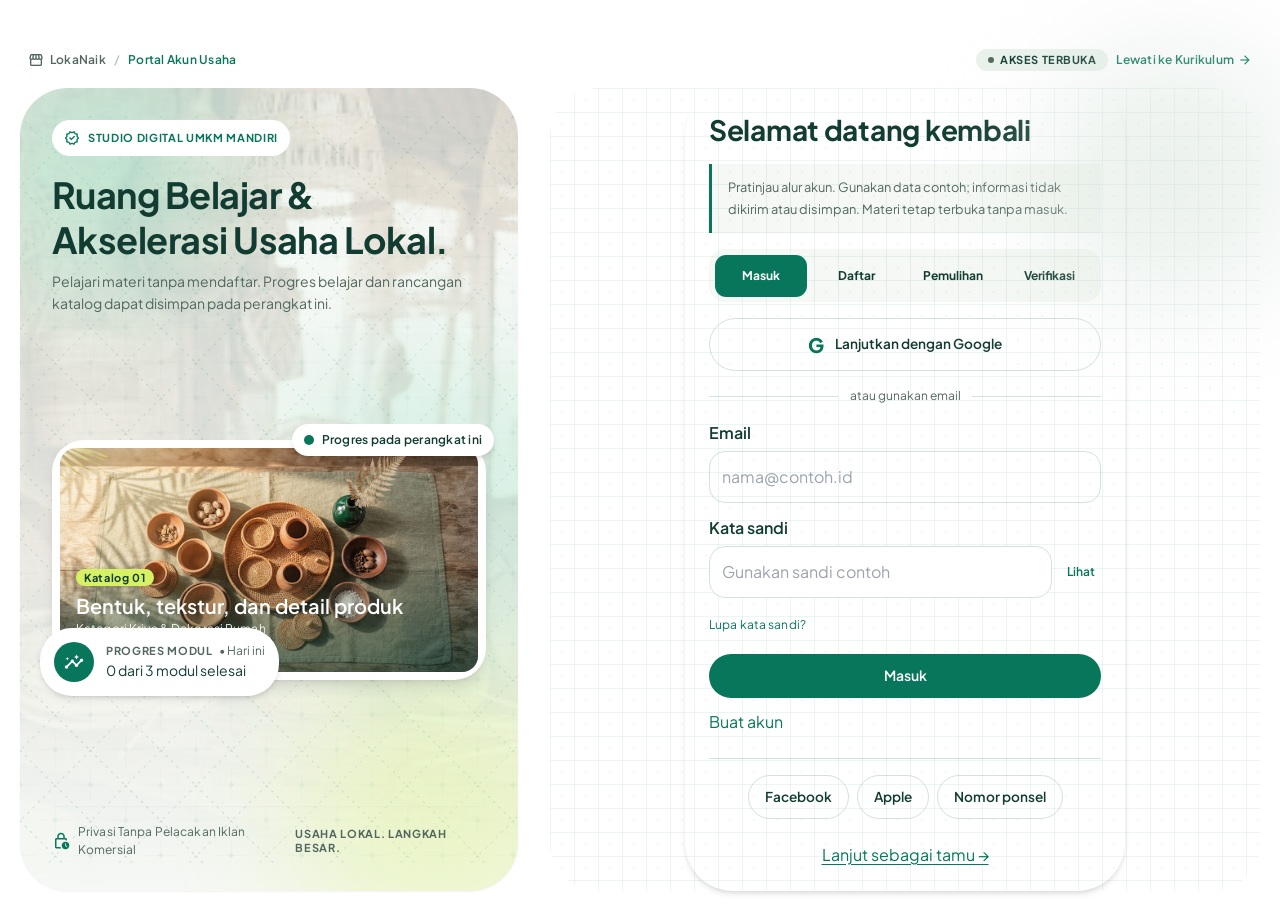
<file: akun.html>
<!DOCTYPE html>

<html lang="id">
  <head>
    <meta charset="utf-8" />
    <meta content="width=device-width, initial-scale=1.0" name="viewport" />
    <title>Akun dan akses belajar — LokaNaik</title>
    <link href="assets/css/fonts.css" rel="stylesheet" />
    <link href="assets/css/italic.css" rel="stylesheet" />
    <link href="assets/css/symbols.css" rel="stylesheet" />
    <link href="assets/css/design.css" rel="stylesheet" />
    <link href="assets/css/original.css" rel="stylesheet" />
    <link href="assets/css/app.css" rel="stylesheet" />
    <meta
      content="Jelajahi alur akun LokaNaik. Semua materi dan Studio tetap dapat digunakan tanpa mendaftar."
      name="description"
    />
    <link href="assets/images/asset-1e4d7e0e90ff.png" rel="icon" />
    <meta content="noindex, follow" name="robots" />
    <meta content="website" property="og:type" />
    <meta content="id_ID" property="og:locale" />
    <meta content="LokaNaik" property="og:site_name" />
    <meta content="Akun dan akses belajar — LokaNaik" property="og:title" />
    <meta
      content="Jelajahi alur akun LokaNaik. Semua materi dan Studio tetap dapat digunakan tanpa mendaftar."
      property="og:description"
    />
    <meta content="summary_large_image" name="twitter:card" />
    <meta content="Akun dan akses belajar — LokaNaik" name="twitter:title" />
    <meta
      content="Jelajahi alur akun LokaNaik. Semua materi dan Studio tetap dapat digunakan tanpa mendaftar."
      name="twitter:description"
    />
    <meta
      content="default-src 'self'; script-src 'self'; style-src 'self' 'unsafe-inline'; img-src 'self' data: blob:; font-src 'self'; connect-src 'none'; object-src 'none'; base-uri 'self'; form-action 'none'"
      http-equiv="Content-Security-Policy"
    />
    <meta content="strict-origin-when-cross-origin" name="referrer" />
    <link href="assets/css/static.css" rel="stylesheet" />
  </head>
  <body
    class="bg-surface font-body-md text-on-surface antialiased"
    data-site-page="akun"
  >
    <a class="skip-link" href="#main-content">Lewati navigasi</a>
    <main
      class="min-h-screen w-full flex items-center justify-center p-space-md bg-surface"
      data-account-page=""
      id="main-content"
      tabindex="-1"
    >
      <noscript
        ><p class="loka-subpanel">
          Aktifkan JavaScript untuk memilih modul, mengerjakan latihan, mencari
          materi, dan menggunakan Studio.
        </p></noscript
      >
      <div
        class="flex flex-col w-full max-w-[1240px] mx-auto py-space-sm sm:py-space-md"
      >
        <nav class="flex items-center justify-between pb-space-md px-space-xs">
          <div
            class="flex items-center space-x-space-xs text-on-surface-variant font-label-md text-label-md"
          >
            <a
              class="flex items-center space-x-1.5 hover:text-primary transition-colors"
              href="index.html"
            >
              <span
                aria-hidden="true"
                class="material-symbols-outlined text-base"
              >
                storefront
              </span>
              <span class=""> LokaNaik </span>
            </a>
            <span class="opacity-40"> / </span>
            <span class="text-primary font-headline-sm text-label-md">
              Portal Akun Usaha
            </span>
          </div>
          <div class="flex items-center space-x-space-xs">
            <span
              class="inline-flex items-center gap-1.5 px-3 py-1 rounded-full bg-surface-container-high text-on-surface font-label-caps text-label-caps uppercase tracking-wider"
            >
              <span class="w-1.5 h-1.5 rounded-full bg-secondary"> </span>
              Akses terbuka
            </span>
            <a
              class="inline-flex items-center gap-1 text-primary hover:text-surface-tint font-label-md text-label-md"
              href="belajar.html"
            >
              <span class=""> Lewati ke Kurikulum </span>
              <span
                aria-hidden="true"
                class="material-symbols-outlined text-sm"
              >
                arrow_forward
              </span>
            </a>
          </div>
        </nav>
        <div
          class="grid grid-cols-1 lg:grid-cols-12 gap-space-lg lg:gap-space-xl items-stretch"
        >
          <div
            class="lg:col-span-5 flex flex-col justify-between rounded-xl bg-surface-container-low p-space-lg lg:p-space-xl relative overflow-hidden shadow-sm"
          >
            <div
              class="absolute inset-0 pointer-events-none overflow-hidden z-0"
            >
              <img
                alt=""
                class="w-full h-full object-cover opacity-40 mix-blend-multiply filter contrast-105"
                decoding="async"
                height="286"
                src="assets/images/asset-e2bf38d76c0f.jpg"
                width="512"
              />
              <div
                class="absolute inset-0 bg-gradient-to-t from-surface-container-low via-surface-container-low/70 to-surface-container-low/50"
              ></div>
            </div>
            <div
              class="absolute inset-0 pointer-events-none opacity-25 overflow-hidden"
            >
              <svg
                aria-hidden="true"
                class="w-full h-full text-primary"
                fill="none"
                height="100%"
                viewbox="0 0 400 600"
                width="100%"
                xmlns="http://www.w3.org/2000/svg"
              >
                <defs>
                  <pattern
                    height="40"
                    id="tenun-pattern"
                    patterntransform="rotate(45 0 0)"
                    patternunits="userSpaceOnUse"
                    width="40"
                  >
                    <line
                      stroke="currentColor"
                      stroke-dasharray="2 4"
                      stroke-width="1"
                      x1="0"
                      x2="40"
                      y1="0"
                      y2="0"
                    ></line>
                    <line
                      stroke="currentColor"
                      stroke-dasharray="2 4"
                      stroke-width="1"
                      x1="0"
                      x2="0"
                      y1="0"
                      y2="40"
                    ></line>
                    <circle
                      cx="20"
                      cy="20"
                      fill="currentColor"
                      opacity="0.2"
                      r="2"
                    ></circle>
                    <path
                      d="M10 10 L30 30 M30 10 L10 30"
                      opacity="0.15"
                      stroke="currentColor"
                      stroke-width="0.8"
                    ></path>
                  </pattern>
                </defs>
                <rect
                  fill="url(#tenun-pattern)"
                  height="100%"
                  width="100%"
                ></rect>
              </svg>
            </div>
            <div
              class="absolute top-1/3 -right-20 w-80 h-80 rounded-full bg-primary-fixed-dim opacity-25 blur-3xl pointer-events-none"
            ></div>
            <div
              class="absolute -top-12 -left-12 w-64 h-64 rounded-full bg-primary-fixed opacity-40 blur-3xl pointer-events-none"
            ></div>
            <div
              class="absolute -bottom-16 -right-16 w-72 h-72 rounded-full bg-secondary-fixed opacity-30 blur-3xl pointer-events-none"
            ></div>
            <div class="relative z-10 space-y-space-md">
              <div
                class="inline-flex items-center gap-2 px-3 py-1.5 rounded-full bg-surface-container-lowest text-primary font-label-caps text-label-caps uppercase"
              >
                <span
                  aria-hidden="true"
                  class="material-symbols-outlined text-base text-primary"
                >
                  verified
                </span>
                Studio Digital UMKM Mandiri
              </div>
              <div>
                <p
                  class="font-headline-lg text-headline-lg text-on-surface leading-tight"
                >
                  Ruang Belajar &amp; Akselerasi Usaha Lokal.
                </p>
                <p
                  class="font-body-md text-body-md text-on-surface-variant mt-2 max-w-md"
                >
                  Pelajari materi tanpa mendaftar. Progres belajar dan rancangan
                  katalog dapat disimpan pada perangkat ini.
                </p>
              </div>
            </div>
            <div class="relative z-10 my-space-lg">
              <div
                class="relative rounded-lg overflow-hidden shadow-lg bg-surface-container-lowest p-2 group transition-transform duration-500 hover:-translate-y-1"
              >
                <div class="relative h-56 w-full rounded overflow-hidden">
                  <img
                    alt="Keramik dan kerajinan anyaman"
                    class="w-full h-full object-cover"
                    decoding="async"
                    height="279"
                    src="assets/images/asset-b9df3f265eae.jpg"
                    width="512"
                  />
                  <div
                    class="absolute inset-0 bg-gradient-to-t from-inverse-surface/60 via-transparent to-transparent flex items-end p-4"
                  >
                    <div class="text-on-primary">
                      <span
                        class="font-label-caps text-label-caps bg-secondary-container text-on-secondary-container px-2 py-0.5 rounded-full"
                      >
                        Katalog 01
                      </span>
                      <p class="font-headline-sm text-headline-sm mt-1">
                        Bentuk, tekstur, dan detail produk
                      </p>
                      <p class="font-body-sm text-body-sm opacity-90">
                        Kategori Kriya &amp; Dekorasi Rumah
                      </p>
                      <p class="text-xs text-on-primary/80 mt-0.5">
                        Foto ilustrasi produk
                      </p>
                    </div>
                  </div>
                </div>
              </div>
              <div
                class="absolute -bottom-4 -left-3 bg-surface-container-lowest rounded-lg p-3.5 shadow-md flex items-center gap-3 max-w-[260px]"
              >
                <div
                  class="w-10 h-10 rounded-full bg-primary-container flex items-center justify-center text-on-primary-container shrink-0"
                >
                  <span
                    aria-hidden="true"
                    class="material-symbols-outlined text-xl"
                  >
                    insights
                  </span>
                </div>
                <div class="min-w-0">
                  <div class="flex items-center gap-1.5">
                    <span
                      class="font-label-caps text-label-caps text-secondary font-bold"
                    >
                      PROGRES MODUL
                    </span>
                    <span class="text-xs text-on-surface-variant">
                      • Hari ini
                    </span>
                  </div>
                  <p
                    class="font-headline-sm text-body-md text-on-surface truncate"
                  >
                    <span data-account-progress="">0 dari 3 modul selesai</span>
                  </p>
                </div>
              </div>
              <div
                class="hidden sm:flex absolute -top-4 -right-2 bg-surface-container-lowest rounded-lg px-3 py-2 shadow-md items-center gap-2"
              >
                <span class="w-2.5 h-2.5 rounded-full bg-primary"> </span>
                <span class="font-label-md text-label-md text-on-surface"
                  >Progres pada perangkat ini</span
                >
              </div>
            </div>
            <div
              class="relative z-10 pt-space-md border-t border-outline-variant/30 flex items-center justify-between"
            >
              <div
                class="flex items-center gap-2 text-on-surface-variant font-body-sm text-body-sm"
              >
                <span
                  aria-hidden="true"
                  class="material-symbols-outlined text-primary text-lg"
                >
                  lock_clock
                </span>
                <span class=""> Privasi Tanpa Pelacakan Iklan Komersial </span>
              </div>
              <span
                class="font-label-caps text-label-caps text-on-surface-variant uppercase"
              >
                Usaha lokal. Langkah besar.
              </span>
            </div>
          </div>
          <div class="lg:col-span-7 flex items-center justify-center relative">
            <div
              class="absolute inset-0 pointer-events-none overflow-hidden rounded-xl opacity-30"
            >
              <svg
                aria-hidden="true"
                class="w-full h-full text-primary"
                height="100%"
                width="100%"
                xmlns="http://www.w3.org/2000/svg"
              >
                <defs>
                  <pattern
                    height="24"
                    id="grid-auth"
                    patternunits="userSpaceOnUse"
                    width="24"
                  >
                    <path
                      d="M 24 0 L 0 0 0 24"
                      fill="none"
                      stroke="currentColor"
                      stroke-width="0.5"
                    ></path>
                    <circle
                      cx="12"
                      cy="12"
                      fill="currentColor"
                      opacity="0.25"
                      r="1"
                    ></circle>
                  </pattern>
                </defs>
                <rect fill="url(#grid-auth)" height="100%" width="100%"></rect>
              </svg>
            </div>
            <div
              class="absolute -top-10 -right-10 w-64 h-64 rounded-full bg-surface-container-highest opacity-50 blur-3xl pointer-events-none"
            ></div>
            <div
              class="w-full max-w-[440px] bg-surface-container-lowest rounded-xl p-space-md sm:p-space-lg shadow-md flex flex-col justify-between"
            >
              <h1 class="font-bold text-headline-md" id="account-title">
                Selamat datang kembali
              </h1>
              <p class="account-notice" id="account-notice">
                Pratinjau alur akun. Gunakan data contoh; informasi tidak
                dikirim atau disimpan. Materi tetap terbuka tanpa masuk.
              </p>
              <div aria-label="Menu akun" class="account-tabs" role="tablist">
                <button
                  aria-controls="account-login"
                  aria-selected="true"
                  data-account-tab="login"
                  id="tab-login"
                  role="tab"
                  type="button"
                >
                  Masuk</button
                ><button
                  aria-controls="account-register"
                  aria-selected="false"
                  data-account-tab="register"
                  id="tab-register"
                  role="tab"
                  tabindex="-1"
                  type="button"
                >
                  Daftar</button
                ><button
                  aria-controls="account-recovery"
                  aria-selected="false"
                  data-account-tab="recovery"
                  id="tab-recovery"
                  role="tab"
                  tabindex="-1"
                  type="button"
                >
                  Pemulihan</button
                ><button
                  aria-controls="account-verification"
                  aria-selected="false"
                  data-account-tab="verification"
                  id="tab-verification"
                  role="tab"
                  tabindex="-1"
                  type="button"
                >
                  Verifikasi
                </button>
              </div>
              <p hidden id="account-feedback" role="status"></p>
              <form
                aria-labelledby="tab-login"
                data-account-form="login"
                id="account-login"
                novalidate
                role="tabpanel"
              >
                <fieldset disabled>
                  <legend class="sr-only">Masuk</legend>
                  <button
                    class="provider-button"
                    data-provider="Google"
                    type="button"
                  >
                    <span aria-hidden="true" class="provider-letter">G</span
                    >Lanjutkan dengan Google
                  </button>
                  <p class="account-divider">atau gunakan email</p>
                  <label class="loka-field"
                    >Email<input
                      autocomplete="off"
                      id="login-email"
                      maxlength="150"
                      placeholder="nama@contoh.id"
                      required
                      type="email"
                  /></label>
                  <div class="loka-field">
                    <label for="login-password">Kata sandi</label
                    ><span class="password-wrap"
                      ><input
                        autocomplete="off"
                        id="login-password"
                        maxlength="128"
                        placeholder="Gunakan sandi contoh"
                        required
                        type="password"
                      /><button
                        aria-pressed="false"
                        data-password-toggle="login-password"
                        type="button"
                      >
                        Lihat
                      </button></span
                    >
                  </div>
                  <button
                    class="text-primary text-body-sm"
                    data-account-open="recovery"
                    type="button"
                  >
                    Lupa kata sandi?</button
                  ><button class="loka-btn account-submit" type="submit">
                    Masuk</button
                  ><button
                    class="text-primary mt-3"
                    data-account-open="register"
                    type="button"
                  >
                    Buat akun
                  </button>
                </fieldset>
              </form>
              <form
                aria-labelledby="tab-register"
                data-account-form="register"
                hidden
                id="account-register"
                novalidate
                role="tabpanel"
              >
                <fieldset disabled>
                  <legend class="sr-only">Daftar</legend>
                  <label class="loka-field"
                    >Nama<input
                      autocomplete="off"
                      id="register-name"
                      maxlength="80"
                      placeholder="Nama contoh"
                      required
                      type="text" /></label
                  ><label class="loka-field"
                    >Email<input
                      autocomplete="off"
                      id="register-email"
                      maxlength="150"
                      placeholder="nama@contoh.id"
                      required
                      type="email"
                  /></label>
                  <div class="loka-field">
                    <label for="register-password">Kata sandi contoh</label
                    ><span class="password-wrap"
                      ><input
                        aria-describedby="password-hint"
                        autocomplete="off"
                        id="register-password"
                        maxlength="128"
                        minlength="12"
                        required
                        type="password"
                      /><button
                        aria-pressed="false"
                        data-password-toggle="register-password"
                        type="button"
                      >
                        Lihat
                      </button></span
                    >
                  </div>
                  <p class="text-body-sm" id="password-hint">
                    Untuk latihan, gunakan minimal 12 karakter. Jangan masukkan
                    sandi akun lain.
                  </p>
                  <button class="loka-btn account-submit" type="submit">
                    Buat akun
                  </button>
                </fieldset>
              </form>
              <form
                aria-labelledby="tab-recovery"
                data-account-form="recovery"
                hidden
                id="account-recovery"
                novalidate
                role="tabpanel"
              >
                <fieldset disabled>
                  <legend class="sr-only">Pemulihan</legend>
                  <p class="text-body-sm mt-3">
                    Lihat langkah pemulihan tanpa mengirim email. Gunakan alamat
                    contoh.
                  </p>
                  <label class="loka-field"
                    >Email<input
                      autocomplete="off"
                      id="recovery-email"
                      maxlength="150"
                      required
                      type="email" /></label
                  ><button class="loka-btn account-submit" type="submit">
                    Lanjutkan pemulihan
                  </button>
                </fieldset>
              </form>
              <form
                aria-labelledby="tab-verification"
                data-account-form="verification"
                hidden
                id="account-verification"
                novalidate
                role="tabpanel"
              >
                <fieldset disabled>
                  <legend class="sr-only">Verifikasi</legend>
                  <p class="text-body-sm mt-3">
                    Nomor dan kode di sini hanya untuk latihan. Tidak ada SMS
                    yang dikirim. Gunakan kode latihan <strong>123456</strong>.
                  </p>
                  <label class="loka-field"
                    >Nomor ponsel contoh<input
                      autocomplete="off"
                      id="verification-phone"
                      inputmode="tel"
                      maxlength="18"
                      placeholder="081234567890"
                      required
                      type="tel" /></label
                  ><label class="loka-field"
                    >Kode latihan<input
                      autocomplete="off"
                      id="verification-code"
                      inputmode="numeric"
                      maxlength="6"
                      pattern="[0-9]{6}"
                      required
                      type="text" /></label
                  ><button class="loka-btn account-submit" type="submit">
                    Periksa kode latihan
                  </button>
                </fieldset>
              </form>
              <div class="provider-options">
                <button
                  class="provider-button"
                  data-provider="Facebook"
                  type="button"
                >
                  Facebook</button
                ><button
                  class="provider-button"
                  data-provider="Apple"
                  type="button"
                >
                  Apple</button
                ><button
                  class="provider-button"
                  data-account-open="verification"
                  type="button"
                >
                  Nomor ponsel
                </button>
              </div>
              <section
                class="loka-subpanel"
                hidden
                id="account-success"
                tabindex="-1"
              >
                <h2 class="font-bold text-headline-sm">Alur selesai</h2>
                <p class="mt-3" id="account-success-text"></p>
                <a class="loka-btn mt-4" href="belajar.html">Mulai belajar</a
                ><button
                  class="source-link mt-3"
                  data-account-open="login"
                  type="button"
                >
                  Kembali ke masuk
                </button>
              </section>
              <a class="source-link mt-6 text-center" href="belajar.html"
                >Lanjut sebagai tamu →</a
              >
            </div>
          </div>
        </div>
      </div>
    </main>
    <dialog aria-labelledby="dialog-title" class="loka-dialog" id="loka-dialog">
      <div class="flex justify-between items-center mb-4">
        <h2 class="font-bold" id="dialog-title" tabindex="-1">
          Informasi LokaNaik
        </h2>
        <button
          aria-label="Tutup"
          class="loka-btn"
          data-close-dialog=""
          type="button"
        >
          ×
        </button>
      </div>
      <div id="dialog-body"></div>
    </dialog>
    <div
      aria-live="polite"
      class="app-toast"
      hidden
      id="app-toast"
      role="status"
    ></div>
    <script src="assets/js/main.js" type="module"></script>
  </body>
</html>
</file>
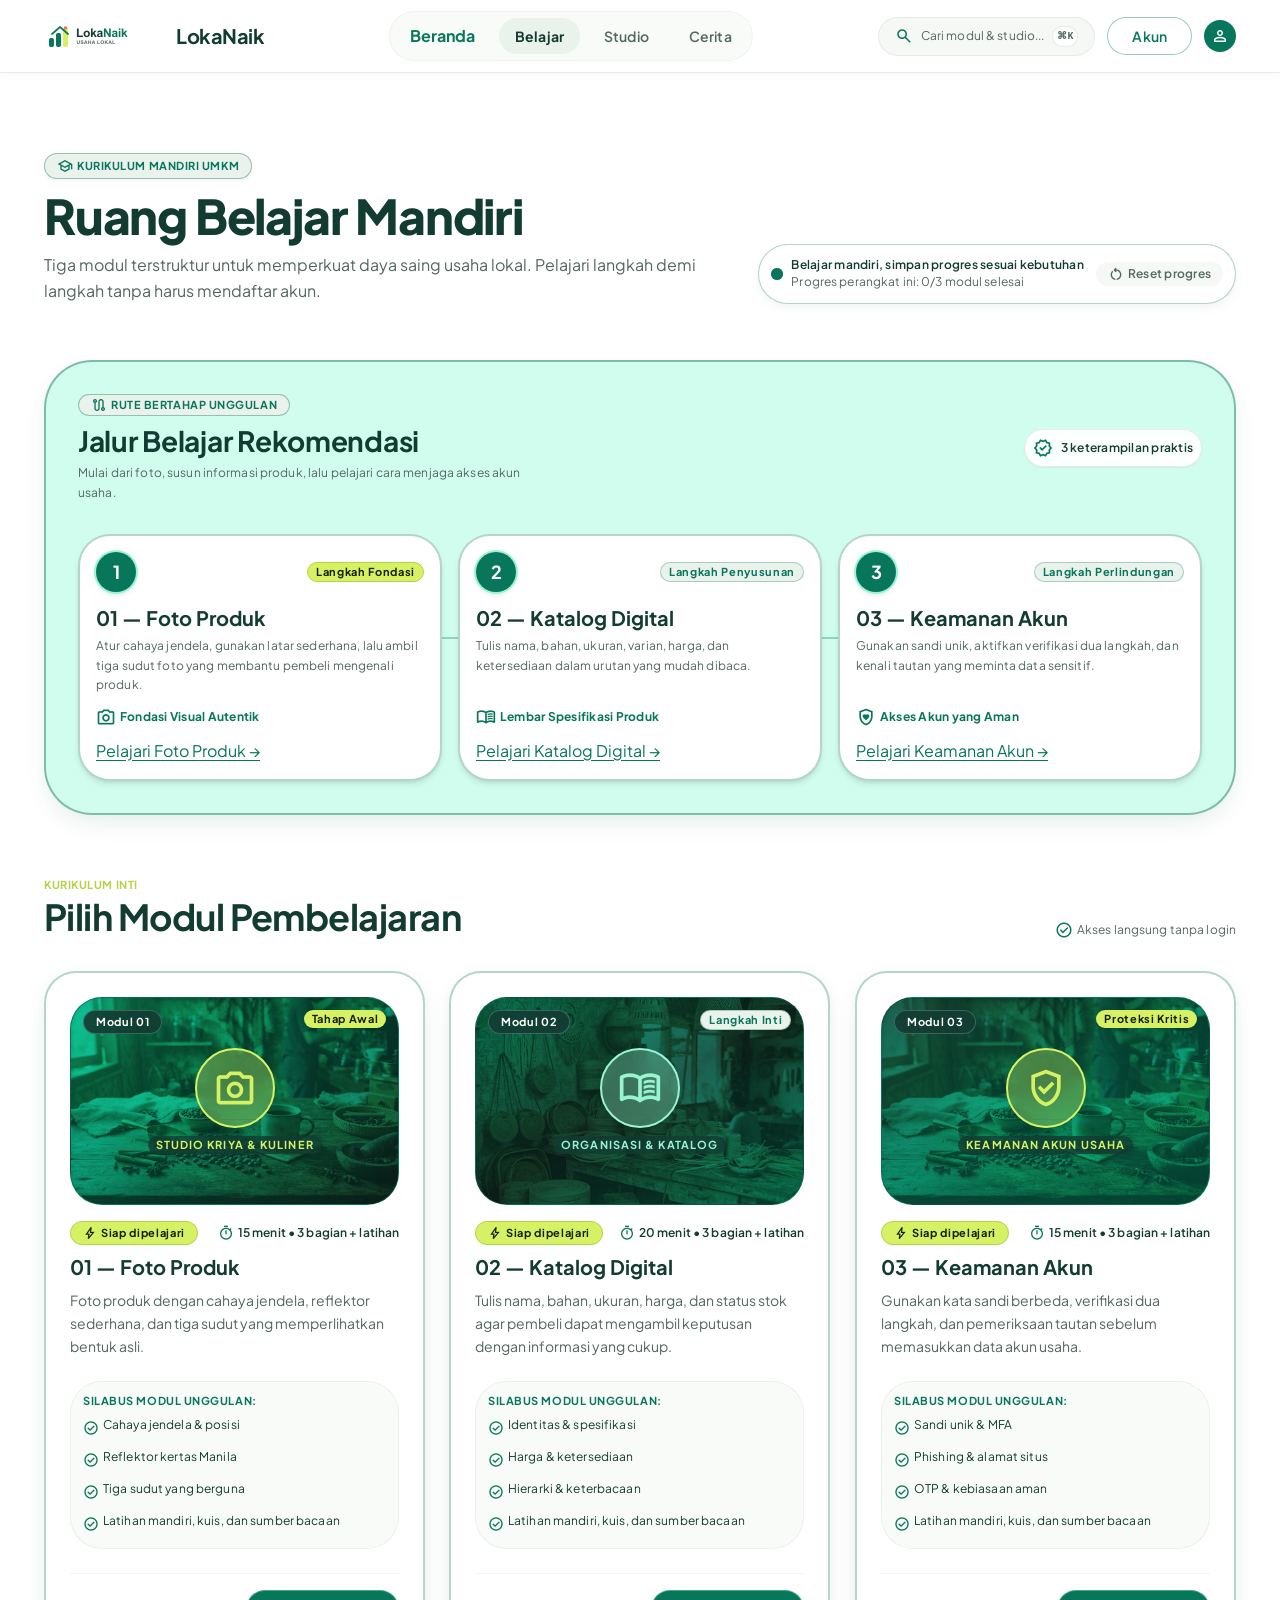
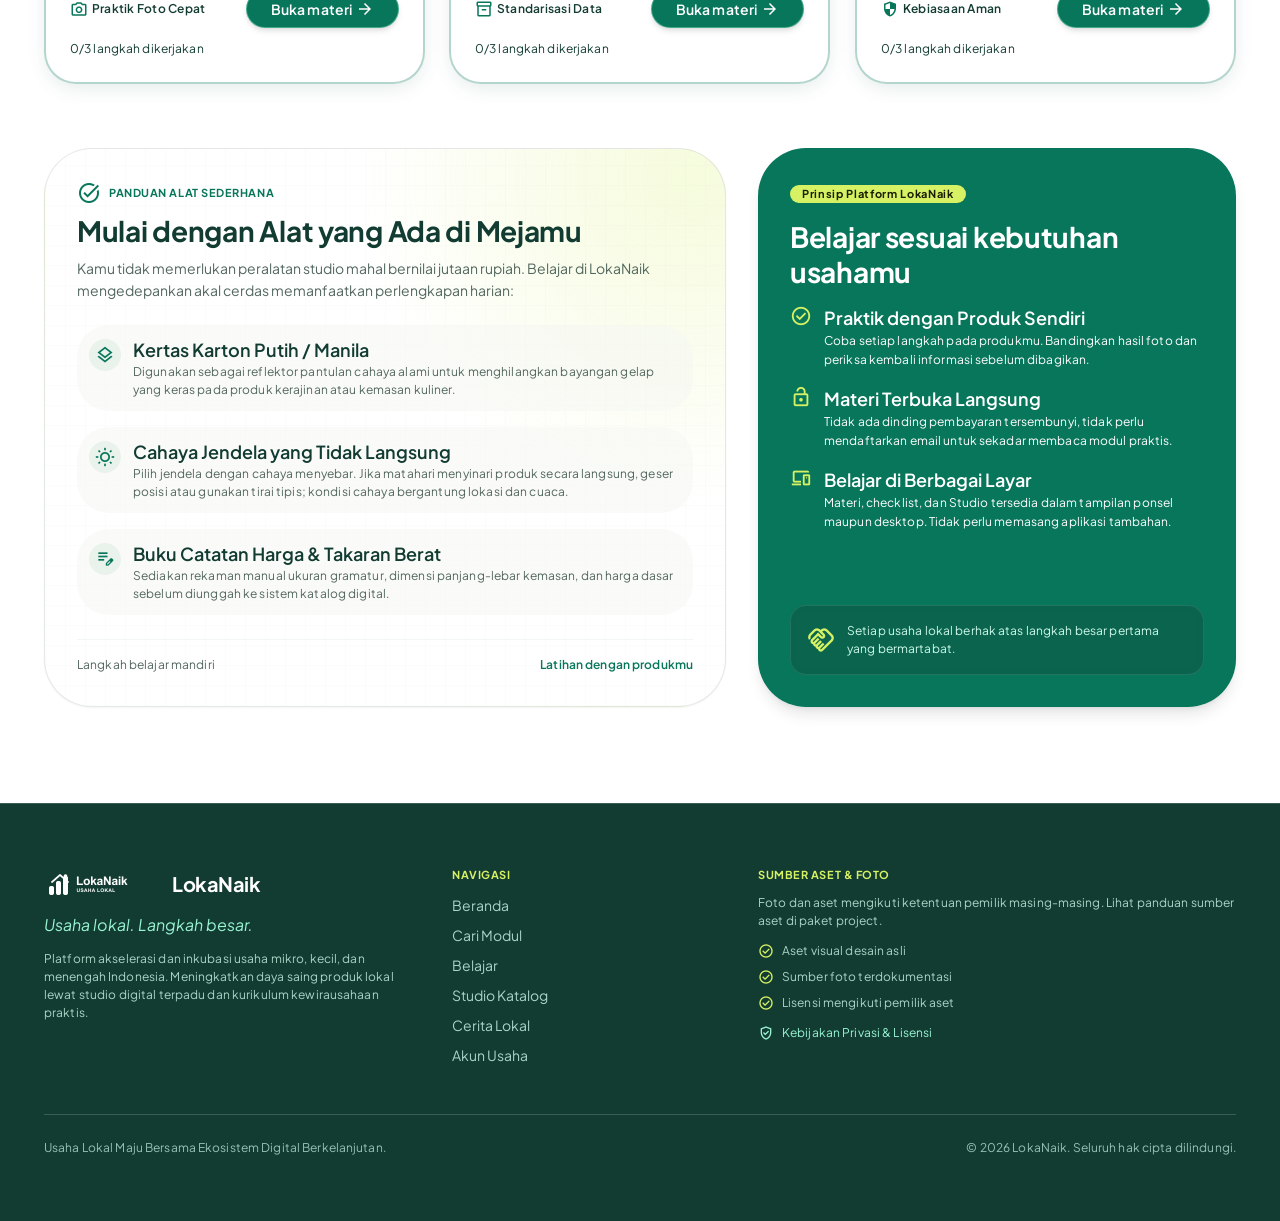
<file: belajar.html>
<!DOCTYPE html>

<html lang="id">
  <head>
    <meta charset="utf-8" />
    <meta content="width=device-width, initial-scale=1.0" name="viewport" />
    <title>Tiga modul keterampilan usaha lokal — LokaNaik</title>
    <link href="assets/css/fonts.css" rel="stylesheet" />
    <link href="assets/css/italic.css" rel="stylesheet" />
    <link href="assets/css/symbols.css" rel="stylesheet" />
    <link href="assets/css/design.css" rel="stylesheet" />
    <link href="assets/css/original.css" rel="stylesheet" />
    <link href="assets/css/app.css" rel="stylesheet" />
    <meta
      content="Mulai dari Foto Produk, lanjutkan Katalog Digital, lalu pelajari Keamanan Akun. Tiga modul terbuka dengan latihan dan sumber bacaan."
      name="description"
    />
    <link href="assets/images/asset-1e4d7e0e90ff.png" rel="icon" />
    <meta content="index, follow" name="robots" />
    <meta content="website" property="og:type" />
    <meta content="id_ID" property="og:locale" />
    <meta content="LokaNaik" property="og:site_name" />
    <meta
      content="Tiga modul keterampilan usaha lokal — LokaNaik"
      property="og:title"
    />
    <meta
      content="Mulai dari Foto Produk, lanjutkan Katalog Digital, lalu pelajari Keamanan Akun. Tiga modul terbuka dengan latihan dan sumber bacaan."
      property="og:description"
    />
    <meta content="summary_large_image" name="twitter:card" />
    <meta
      content="Tiga modul keterampilan usaha lokal — LokaNaik"
      name="twitter:title"
    />
    <meta
      content="Mulai dari Foto Produk, lanjutkan Katalog Digital, lalu pelajari Keamanan Akun. Tiga modul terbuka dengan latihan dan sumber bacaan."
      name="twitter:description"
    />
    <meta
      content="default-src 'self'; script-src 'self'; style-src 'self' 'unsafe-inline'; img-src 'self' data: blob:; font-src 'self'; connect-src 'none'; object-src 'none'; base-uri 'self'; form-action 'none'"
      http-equiv="Content-Security-Policy"
    />
    <meta content="strict-origin-when-cross-origin" name="referrer" />
    <link href="assets/css/static.css" rel="stylesheet" />
  </head>
  <body
    class="bg-surface font-body-md text-on-surface antialiased"
    data-site-page="belajar"
  >
    <a class="skip-link" href="#main-content">Lewati navigasi</a>
    <header
      class="fixed top-0 left-0 w-full z-50 bg-surface-container-lowest border-b border-outline-variant/60 shadow-[0_2px_8px_-2px_rgba(18,60,50,0.04)]"
    >
      <div
        class="h-[72px] max-w-[1240px] mx-auto px-gutter-desktop flex items-center justify-between gap-space-md"
      >
        <div class="flex items-center gap-space-sm shrink-0">
          <img
            alt="Logo LokaNaik"
            class="h-8 w-auto object-contain"
            decoding="async"
            height="128"
            src="assets/images/asset-1e4d7e0e90ff.png"
            width="480"
          />
          <a
            class="font-headline-sm text-headline-sm text-on-surface tracking-tight font-bold hover:text-primary transition-colors"
            data-path="beranda"
            href="index.html"
          >
            LokaNaik
          </a>
        </div>
        <nav
          aria-label="Navigasi utama"
          class="hidden md:flex items-center gap-space-xs p-1 bg-surface-container-low/60 rounded-full border border-outline-variant/30"
          data-active-classes="bg-surface-container text-primary font-bold rounded-full shadow-sm"
        >
          <a
            class="px-space-md py-space-xs transition-all duration-[240ms] text-primary font-bold rounded-full"
            data-path="beranda"
            href="index.html"
          >
            Beranda
          </a>
          <a
            aria-current="page"
            class="px-space-md py-space-xs font-label-lg text-label-lg text-on-surface-variant hover:text-primary transition-all duration-[240ms] rounded-full active-section"
            data-path="belajar"
            href="belajar.html"
          >
            Belajar
          </a>
          <a
            class="px-space-md py-space-xs font-label-lg text-label-lg text-on-surface-variant hover:text-primary transition-all duration-[240ms] rounded-full"
            data-path="studio"
            href="studio.html"
          >
            Studio
          </a>
          <a
            class="px-space-md py-space-xs font-label-lg text-label-lg text-on-surface-variant hover:text-primary transition-all duration-[240ms] rounded-full"
            data-path="cerita"
            href="cerita.html"
          >
            Cerita
          </a>
        </nav>
        <div class="flex items-center gap-space-sm shrink-0">
          <a
            aria-label="Cari materi, cerita, dan alat"
            class="flex items-center gap-space-xs px-space-md py-space-xs rounded-full bg-surface-container-low hover:bg-surface-container text-on-surface-variant hover:text-on-surface border border-outline-variant/50 transition-all duration-200"
            data-path="cari"
            href="cari.html"
          >
            <span
              aria-hidden="true"
              class="material-symbols-outlined text-[18px] text-primary"
            >
              search
            </span>
            <span class="hidden lg:inline font-body-sm text-body-sm">
              Cari modul &amp; studio...
            </span>
            <kbd
              class="px-space-2xs py-0.5 rounded bg-surface-container-lowest text-[10px] font-semibold text-on-surface-variant border border-outline-variant/60"
            >
              ⌘K
            </kbd>
          </a>
          <a
            class="hidden sm:inline-flex items-center px-space-lg py-space-xs rounded-full bg-surface-container-lowest hover:bg-surface-container-low text-primary hover:text-primary font-label-lg text-label-lg border border-primary/40 transition-all duration-200"
            data-path="akun"
            href="akun.html"
            >Akun</a
          >
          <a
            aria-label="Buka akun"
            class="w-8 h-8 rounded-full bg-primary flex items-center justify-center"
            href="akun.html"
          >
            <span
              aria-hidden="true"
              class="material-symbols-outlined text-on-primary text-[18px]"
            >
              person
            </span>
          </a>
        </div>
      </div>
      <nav aria-label="Navigasi seluler" class="mobile-nav" id="mobile-nav">
        <a href="index.html"> Beranda </a>
        <a href="belajar.html"> Belajar </a>
        <a href="studio.html"> Studio </a>
        <a href="cerita.html"> Cerita </a>
        <a href="cari.html"> Cari </a>
        <a href="akun.html"> Akun </a>
      </nav>
    </header>
    <main class="w-full pt-[72px] bg-surface" id="main-content" tabindex="-1">
      <noscript
        ><p class="loka-subpanel">
          Aktifkan JavaScript untuk memilih modul, mengerjakan latihan, mencari
          materi, dan menggunakan Studio.
        </p></noscript
      >
      <section
        class="w-full bg-surface min-h-[calc(100vh-72px)]"
        data-page="belajar"
        id="belajar"
      >
        <div class="flex flex-col w-full">
          <div class="relative w-full overflow-hidden">
            <div
              class="absolute inset-0 pointer-events-none -z-10 overflow-hidden"
            >
              <img
                alt=""
                class="w-full h-[520px] object-cover mix-blend-multiply"
                decoding="async"
                height="286"
                loading="lazy"
                src="assets/images/asset-28d39284b5a0.jpg"
                style="filter: saturate(1.25) contrast(1.15); opacity: 0.72"
                width="512"
              />
              <div
                class="absolute inset-0 bg-gradient-to-b from-surface/40 via-surface/75 to-surface"
              ></div>
            </div>
            <div
              class="absolute inset-0 pointer-events-none -z-10 overflow-hidden"
            >
              <svg
                aria-hidden="true"
                class="absolute w-full h-full opacity-[0.035]"
                xmlns="http://www.w3.org/2000/svg"
              >
                <defs>
                  <pattern
                    data-ui-id="kriya-woven-grid"
                    height="40"
                    id="belajar--kriya-woven-grid"
                    patternunits="userSpaceOnUse"
                    width="40"
                  >
                    <path
                      d="M0 20 L40 20 M20 0 L20 40 M0 0 L40 40 M40 0 L0 40"
                      fill="none"
                      stroke="#005b45"
                      stroke-width="0.75"
                    ></path>
                    <circle cx="20" cy="20" fill="#546500" r="2"></circle>
                  </pattern>
                </defs>
                <rect
                  fill="url(#belajar--kriya-woven-grid)"
                  height="100%"
                  width="100%"
                ></rect>
              </svg>
              <div
                class="absolute top-1/3 -right-32 w-[520px] h-[520px] rounded-full bg-gradient-to-br from-secondary-fixed/30 to-primary-container/20 blur-3xl"
              ></div>
              <div
                class="absolute top-2/3 -left-28 w-[480px] h-[480px] rounded-full bg-gradient-to-tr from-primary-fixed/30 to-secondary-fixed/20 blur-3xl"
              ></div>
            </div>
            <div
              class="absolute -top-24 right-10 w-96 h-96 rounded-full bg-secondary-fixed/40 blur-3xl pointer-events-none -z-10"
            ></div>
            <div
              class="absolute top-80 -left-20 w-80 h-80 rounded-full bg-primary-fixed-dim/30 blur-3xl pointer-events-none -z-10"
            ></div>
            <section
              class="max-w-[1240px] mx-auto px-gutter-desktop pt-space-2xl pb-space-xl relative"
            >
              <div
                class="absolute inset-0 -z-10 overflow-hidden rounded-2xl border border-outline-variant/60"
              >
                <img
                  alt="Tekstur anyaman"
                  class="w-full h-full object-cover mix-blend-multiply"
                  decoding="async"
                  height="286"
                  loading="lazy"
                  src="assets/images/asset-28d39284b5a0.jpg"
                  style="filter: saturate(1.25) contrast(1.15); opacity: 0.78"
                  width="512"
                />
                <div
                  class="absolute inset-0 bg-gradient-to-r from-surface/80 via-surface/60 to-surface/40"
                ></div>
                <div
                  class="absolute inset-0 bg-gradient-to-t from-surface via-transparent to-transparent"
                ></div>
              </div>
              <div
                class="flex flex-col md:flex-row md:items-end justify-between gap-space-lg"
              >
                <div class="max-w-2xl space-y-space-xs">
                  <div
                    class="inline-flex items-center gap-space-2xs px-space-sm py-1 rounded-full bg-surface-container text-primary"
                    style="
                      border: 1.5px solid rgba(0, 91, 69, 0.35);
                      box-shadow: rgba(0, 91, 69, 0.08) 0px 1px 4px;
                    "
                  >
                    <span
                      aria-hidden="true"
                      class="material-symbols-outlined text-[16px]"
                    >
                      school
                    </span>
                    <span
                      class="font-label-caps text-label-caps uppercase tracking-wider"
                    >
                      Kurikulum Mandiri UMKM
                    </span>
                  </div>
                  <h1
                    class="font-display text-display tracking-tight text-on-surface"
                  >
                    Ruang Belajar Mandiri
                  </h1>
                  <p
                    class="font-body-lg text-body-lg text-on-surface-variant leading-relaxed"
                  >
                    Tiga modul terstruktur untuk memperkuat daya saing usaha
                    lokal. Pelajari langkah demi langkah tanpa harus mendaftar
                    akun.
                  </p>
                </div>
                <div
                  class="flex flex-col sm:flex-row items-start sm:items-center gap-space-sm p-space-sm rounded-lg bg-surface-container-lowest shadow-sm border border-outline-variant/40"
                  style="
                    border: 1.5px solid rgba(0, 91, 69, 0.28);
                    box-shadow: rgba(0, 91, 69, 0.08) 0px 4px 12px -2px;
                  "
                >
                  <div class="flex items-center gap-space-xs">
                    <span class="relative flex h-3 w-3">
                      <span
                        class="absolute inline-flex h-full w-full rounded-full bg-primary opacity-75"
                      >
                      </span>
                      <span
                        class="relative inline-flex rounded-full h-3 w-3 bg-primary"
                      >
                      </span>
                    </span>
                    <div class="flex flex-col">
                      <span
                        class="font-label-md text-label-md text-on-surface font-semibold"
                      >
                        Belajar mandiri, simpan progres sesuai kebutuhan
                      </span>
                      <span
                        class="font-body-sm text-body-sm text-on-surface-variant"
                        data-ui-id="storage-status"
                        id="belajar--storage-status"
                        role="status"
                        >Progres perangkat ini: 0/3 modul selesai</span
                      >
                    </div>
                  </div>
                  <button
                    class="inline-flex items-center gap-space-2xs px-space-sm py-1 rounded-full bg-surface-container-low hover:bg-error-container text-on-surface-variant hover:text-error transition-colors font-label-md text-label-md"
                    data-ui-id="btn-reset"
                    id="belajar--btn-reset"
                    title="Hapus catatan modul yang selesai"
                    type="button"
                  >
                    <span
                      aria-hidden="true"
                      class="material-symbols-outlined text-[16px]"
                    >
                      restart_alt
                    </span>
                    <span class=""> Reset progres </span>
                  </button>
                </div>
              </div>
            </section>
            <section
              class="max-w-[1240px] mx-auto px-gutter-desktop py-space-lg"
            >
              <div
                class="bg-surface-container-low rounded-xl p-space-lg sm:p-space-xl shadow-sm relative"
                style="
                  background-color: #d1fdee;
                  border: 2px solid rgba(0, 91, 69, 0.4);
                  box-shadow: 0 10px 25px -5px rgba(0, 91, 69, 0.12);
                "
              >
                <div class="absolute inset-0 -z-10 overflow-hidden rounded-xl">
                  <img
                    alt="Tekstur anyaman"
                    class="w-full h-full object-cover mix-blend-multiply opacity-50"
                    decoding="async"
                    height="286"
                    loading="lazy"
                    src="assets/images/asset-28d39284b5a0.jpg"
                    style="filter: contrast(1.18) saturate(1.2)"
                    width="512"
                  />
                  <div
                    class="absolute inset-0 bg-gradient-to-r from-surface-container-low/95 via-surface-container-low/90 to-surface-container-low/85"
                  ></div>
                  <div
                    class="absolute inset-0 bg-gradient-to-t from-surface-container-low via-transparent to-transparent"
                  ></div>
                </div>
                <div
                  class="relative z-10 flex flex-col md:flex-row md:items-center justify-between gap-space-md mb-space-xl"
                >
                  <div class="space-y-space-2xs">
                    <div
                      class="inline-flex items-center gap-space-2xs px-space-sm py-0.5 rounded-full bg-surface-container border border-primary/40"
                    >
                      <span
                        aria-hidden="true"
                        class="material-symbols-outlined text-primary text-[16px]"
                      >
                        route
                      </span>
                      <span
                        class="font-label-caps text-label-caps uppercase tracking-wider text-primary font-bold"
                      >
                        Rute Bertahap Unggulan
                      </span>
                    </div>
                    <h2
                      class="font-headline-md text-headline-md text-on-surface mt-1 font-bold"
                    >
                      Jalur Belajar Rekomendasi
                    </h2>
                    <p
                      class="font-body-sm text-body-sm text-on-surface-variant max-w-md leading-relaxed"
                    >
                      Mulai dari foto, susun informasi produk, lalu pelajari
                      cara menjaga akses akun usaha.
                    </p>
                  </div>
                  <div
                    class="flex items-center gap-space-xs p-space-xs rounded-lg bg-surface-container-lowest/90 border border-outline-variant/60 shadow-sm"
                  >
                    <span
                      aria-hidden="true"
                      class="material-symbols-outlined text-primary text-[20px]"
                    >
                      verified
                    </span>
                    <span
                      class="font-label-md text-label-md text-on-surface font-semibold"
                    >
                      3 keterampilan praktis
                    </span>
                  </div>
                </div>
                <div
                  class="relative z-10 grid grid-cols-1 md:grid-cols-3 gap-space-md"
                >
                  <div
                    class="hidden md:block absolute top-1/2 left-[15%] right-[15%] h-[2px] bg-primary/30 -translate-y-5 z-0"
                  ></div>
                  <div
                    class="relative z-10 flex flex-col items-start bg-surface-container-lowest p-space-md rounded-lg shadow-md border-2 border-primary/30 hover:border-primary transition-all duration-200 hover:-translate-y-1"
                  >
                    <div
                      class="flex items-center justify-between w-full mb-space-sm"
                    >
                      <span
                        class="w-10 h-10 rounded-full bg-primary text-on-primary flex items-center justify-center font-title text-title font-bold shadow-md ring-2 ring-primary-fixed"
                      >
                        1
                      </span>
                      <span
                        class="px-space-xs py-0.5 rounded-full bg-secondary-fixed text-on-secondary-fixed font-label-caps text-label-caps font-bold border border-secondary-fixed-dim"
                      >
                        Langkah Fondasi
                      </span>
                    </div>
                    <h3
                      class="font-headline-sm text-headline-sm text-on-surface mb-space-2xs font-bold"
                    >
                      01 — Foto Produk
                    </h3>
                    <p
                      class="font-body-sm text-body-sm text-on-surface-variant mb-space-sm leading-relaxed"
                    >
                      Atur cahaya jendela, gunakan latar sederhana, lalu ambil
                      tiga sudut foto yang membantu pembeli mengenali produk.
                    </p>
                    <div
                      class="flex items-center gap-space-2xs font-label-md text-label-md text-primary font-bold mt-auto"
                    >
                      <span
                        aria-hidden="true"
                        class="material-symbols-outlined text-[20px]"
                      >
                        photo_camera
                      </span>
                      <span class=""> Fondasi Visual Autentik </span>
                    </div>
                    <a class="source-link mt-3" href="materi.html?modul=foto"
                      >Pelajari Foto Produk →</a
                    >
                  </div>
                  <div
                    class="relative z-10 flex flex-col items-start bg-surface-container-lowest p-space-md rounded-lg shadow-md border-2 border-primary/30 hover:border-primary transition-all duration-200 hover:-translate-y-1"
                  >
                    <div
                      class="flex items-center justify-between w-full mb-space-sm"
                    >
                      <span
                        class="w-10 h-10 rounded-full bg-primary text-on-primary flex items-center justify-center font-title text-title font-bold shadow-md ring-2 ring-primary-fixed"
                      >
                        2
                      </span>
                      <span
                        class="px-space-xs py-0.5 rounded-full bg-surface-container text-primary font-label-caps text-label-caps font-bold border border-primary/30"
                      >
                        Langkah Penyusunan
                      </span>
                    </div>
                    <h3
                      class="font-headline-sm text-headline-sm text-on-surface mb-space-2xs font-bold"
                    >
                      02 — Katalog Digital
                    </h3>
                    <p
                      class="font-body-sm text-body-sm text-on-surface-variant mb-space-sm leading-relaxed"
                    >
                      Tulis nama, bahan, ukuran, varian, harga, dan ketersediaan
                      dalam urutan yang mudah dibaca.
                    </p>
                    <div
                      class="flex items-center gap-space-2xs font-label-md text-label-md text-primary font-bold mt-auto"
                    >
                      <span
                        aria-hidden="true"
                        class="material-symbols-outlined text-[20px]"
                      >
                        menu_book
                      </span>
                      <span class=""> Lembar Spesifikasi Produk </span>
                    </div>
                    <a class="source-link mt-3" href="materi.html?modul=katalog"
                      >Pelajari Katalog Digital →</a
                    >
                  </div>
                  <div
                    class="relative z-10 flex flex-col items-start bg-surface-container-lowest p-space-md rounded-lg shadow-md border-2 border-primary/30 hover:border-primary transition-all duration-200 hover:-translate-y-1"
                  >
                    <div
                      class="flex items-center justify-between w-full mb-space-sm"
                    >
                      <span
                        class="w-10 h-10 rounded-full bg-primary text-on-primary flex items-center justify-center font-title text-title font-bold shadow-md ring-2 ring-primary-fixed"
                      >
                        3
                      </span>
                      <span
                        class="px-space-xs py-0.5 rounded-full bg-surface-container text-primary font-label-caps text-label-caps font-bold border border-primary/30"
                      >
                        Langkah Perlindungan
                      </span>
                    </div>
                    <h3
                      class="font-headline-sm text-headline-sm text-on-surface mb-space-2xs font-bold"
                    >
                      03 — Keamanan Akun
                    </h3>
                    <p
                      class="font-body-sm text-body-sm text-on-surface-variant mb-space-sm leading-relaxed"
                    >
                      Gunakan sandi unik, aktifkan verifikasi dua langkah, dan
                      kenali tautan yang meminta data sensitif.
                    </p>
                    <div
                      class="flex items-center gap-space-2xs font-label-md text-label-md text-primary font-bold mt-auto"
                    >
                      <span
                        aria-hidden="true"
                        class="material-symbols-outlined text-[20px]"
                      >
                        shield_with_heart
                      </span>
                      <span class=""> Akses Akun yang Aman </span>
                    </div>
                    <a
                      class="source-link mt-3"
                      href="materi.html?modul=keamanan"
                      >Pelajari Keamanan Akun →</a
                    >
                  </div>
                </div>
              </div>
            </section>
            <section
              class="max-w-[1240px] mx-auto px-gutter-desktop py-space-xl"
            >
              <div class="flex flex-col gap-space-xl">
                <div class="flex items-end justify-between">
                  <div>
                    <span
                      class="font-label-caps text-label-caps uppercase tracking-wider text-secondary-fixed-dim font-bold"
                    >
                      Kurikulum Inti
                    </span>
                    <h2
                      class="font-headline-lg text-headline-lg text-on-surface"
                    >
                      Pilih Modul Pembelajaran
                    </h2>
                  </div>
                  <span
                    class="hidden sm:inline-flex items-center gap-space-2xs font-body-sm text-body-sm text-on-surface-variant"
                  >
                    <span
                      aria-hidden="true"
                      class="material-symbols-outlined text-[18px] text-primary"
                    >
                      check_circle
                    </span>
                    Akses langsung tanpa login
                  </span>
                </div>
                <div class="grid grid-cols-1 lg:grid-cols-3 gap-space-lg">
                  <article
                    class="flex flex-col bg-surface-container-lowest rounded-lg p-space-lg shadow-md hover:shadow-xl transition-all duration-300 transform hover:-translate-y-1 border-2 border-primary/30 hover:border-primary"
                    data-module-card="foto"
                    style="box-shadow: rgba(0, 91, 69, 0.12) 0px 6px 20px -3px"
                  >
                    <div
                      class="relative w-full h-52 rounded-lg bg-gradient-to-br from-primary-container via-primary to-inverse-surface overflow-hidden flex items-center justify-center shadow-inner mb-space-md border border-primary/20"
                    >
                      <img
                        alt="Meja kopi dan rempah"
                        class="absolute inset-0 w-full h-full object-cover mix-blend-overlay opacity-60"
                        decoding="async"
                        height="286"
                        loading="lazy"
                        src="assets/images/asset-b84a9cfd0066.jpg"
                        width="512"
                      />
                      <div class="relative z-10 flex flex-col items-center">
                        <div
                          class="w-20 h-20 rounded-full bg-secondary-fixed/30 backdrop-blur-md flex items-center justify-center shadow-lg border-2 border-secondary-fixed"
                        >
                          <span
                            aria-hidden="true"
                            class="material-symbols-outlined text-secondary-fixed text-[44px]"
                          >
                            photo_camera
                          </span>
                        </div>
                        <span
                          class="mt-space-xs font-label-caps text-label-caps text-secondary-fixed tracking-widest uppercase font-bold bg-inverse-surface/80 px-space-xs py-0.5 rounded"
                        >
                          STUDIO KRIYA &amp; KULINER
                        </span>
                      </div>
                      <div
                        class="absolute top-3 left-3 bg-inverse-surface/90 backdrop-blur-md px-space-sm py-1 rounded-full text-white font-label-caps text-label-caps border border-white/20 font-bold"
                      >
                        Modul 01
                      </div>
                      <div
                        class="absolute top-3 right-3 bg-secondary-fixed text-on-secondary-fixed font-label-caps text-label-caps px-space-xs py-0.5 rounded-full font-bold shadow-sm"
                      >
                        Tahap Awal
                      </div>
                    </div>
                    <div
                      class="flex items-center justify-between gap-space-xs mb-space-xs"
                    >
                      <span
                        class="inline-flex items-center gap-1 px-space-sm py-1 rounded-full bg-secondary-fixed text-on-secondary-fixed font-label-caps text-label-caps font-bold border border-secondary-fixed-dim shadow-sm"
                      >
                        <span
                          aria-hidden="true"
                          class="material-symbols-outlined text-[14px]"
                        >
                          bolt
                        </span>
                        Siap dipelajari
                      </span>
                      <span
                        class="font-body-sm text-body-sm text-on-surface font-semibold flex items-center gap-1"
                      >
                        <span
                          aria-hidden="true"
                          class="material-symbols-outlined text-[16px] text-primary"
                        >
                          timer
                        </span>
                        15 menit • 3 bagian + latihan
                      </span>
                    </div>
                    <h3
                      class="font-headline-sm text-headline-sm text-on-surface mb-space-xs font-bold"
                    >
                      01 — Foto Produk
                    </h3>
                    <p
                      class="font-body-md text-body-md text-on-surface-variant mb-space-sm leading-relaxed"
                    >
                      Foto produk dengan cahaya jendela, reflektor sederhana,
                      dan tiga sudut yang memperlihatkan bentuk asli.
                    </p>
                    <div
                      class="my-space-sm p-space-sm rounded-lg bg-surface-container-low/60 border border-outline-variant/40 flex-1"
                    >
                      <span
                        class="font-label-caps text-label-caps uppercase text-primary font-bold block mb-space-xs tracking-wider"
                      >
                        Silabus Modul Unggulan:
                      </span>
                      <ul
                        class="space-y-space-xs font-body-sm text-body-sm text-on-surface"
                      >
                        <li class="flex items-start gap-space-2xs">
                          <span
                            aria-hidden="true"
                            class="material-symbols-outlined text-primary text-base"
                            >check_circle</span
                          >Cahaya jendela &amp; posisi
                        </li>
                        <li class="flex items-start gap-space-2xs">
                          <span
                            aria-hidden="true"
                            class="material-symbols-outlined text-primary text-base"
                            >check_circle</span
                          >Reflektor kertas Manila
                        </li>
                        <li class="flex items-start gap-space-2xs">
                          <span
                            aria-hidden="true"
                            class="material-symbols-outlined text-primary text-base"
                            >check_circle</span
                          >Tiga sudut yang berguna
                        </li>
                        <li class="flex items-start gap-space-2xs">
                          <span
                            aria-hidden="true"
                            class="material-symbols-outlined text-primary text-base"
                            >check_circle</span
                          >Latihan mandiri, kuis, dan sumber bacaan
                        </li>
                      </ul>
                    </div>
                    <div
                      class="pt-space-md border-t border-outline-variant/30 flex items-center justify-between mt-space-sm"
                    >
                      <span
                        class="font-label-md text-label-md text-on-surface font-semibold flex items-center gap-1"
                      >
                        <span
                          aria-hidden="true"
                          class="material-symbols-outlined text-[18px] text-primary"
                        >
                          camera_alt
                        </span>
                        Praktik Foto Cepat
                      </span>
                      <a
                        class="inline-flex items-center gap-space-2xs px-space-lg py-space-xs rounded-full bg-primary hover:bg-primary-container text-on-primary font-label-lg text-label-lg shadow-md hover:shadow-lg transition-all group font-semibold border border-primary-fixed/40"
                        data-lesson="foto"
                        href="materi.html?modul=foto"
                      >
                        <span class=""> Buka materi </span>
                        <span
                          aria-hidden="true"
                          class="material-symbols-outlined text-[18px] group-hover:translate-x-0.5 transition-transform"
                        >
                          arrow_forward
                        </span>
                      </a>
                    </div>
                    <p
                      class="module-progress mt-3 text-body-sm"
                      data-progress="foto"
                    >
                      Belum dimulai
                    </p>
                  </article>
                  <article
                    class="flex flex-col bg-surface-container-lowest rounded-lg p-space-lg shadow-md hover:shadow-xl transition-all duration-300 transform hover:-translate-y-1 border-2 border-primary/30 hover:border-primary"
                    data-module-card="katalog"
                    style="box-shadow: rgba(0, 91, 69, 0.12) 0px 6px 20px -3px"
                  >
                    <div
                      class="relative w-full h-52 rounded-lg bg-gradient-to-br from-primary via-inverse-surface to-primary-container overflow-hidden flex items-center justify-center shadow-inner mb-space-md border border-primary/20"
                    >
                      <img
                        alt="Tekstur anyaman"
                        class="absolute inset-0 w-full h-full object-cover mix-blend-overlay opacity-60"
                        decoding="async"
                        height="286"
                        loading="lazy"
                        src="assets/images/asset-28d39284b5a0.jpg"
                        width="512"
                      />
                      <div class="relative z-10 flex flex-col items-center">
                        <div
                          class="w-20 h-20 rounded-full bg-primary-fixed/30 backdrop-blur-md flex items-center justify-center shadow-lg border-2 border-primary-fixed"
                        >
                          <span
                            aria-hidden="true"
                            class="material-symbols-outlined text-primary-fixed text-[44px]"
                          >
                            menu_book
                          </span>
                        </div>
                        <span
                          class="mt-space-xs font-label-caps text-label-caps text-primary-fixed tracking-widest uppercase font-bold bg-inverse-surface/80 px-space-xs py-0.5 rounded"
                        >
                          ORGANISASI &amp; KATALOG
                        </span>
                      </div>
                      <div
                        class="absolute top-3 left-3 bg-inverse-surface/90 backdrop-blur-md px-space-sm py-1 rounded-full text-white font-label-caps text-label-caps border border-white/20 font-bold"
                      >
                        Modul 02
                      </div>
                      <div
                        class="absolute top-3 right-3 bg-surface-container text-primary font-label-caps text-label-caps px-space-xs py-0.5 rounded-full font-bold shadow-sm border border-primary/30"
                      >
                        Langkah Inti
                      </div>
                    </div>
                    <div
                      class="flex items-center justify-between gap-space-xs mb-space-xs"
                    >
                      <span
                        class="inline-flex items-center gap-1 px-space-sm py-1 rounded-full bg-secondary-fixed text-on-secondary-fixed font-label-caps text-label-caps font-bold border border-secondary-fixed-dim shadow-sm"
                      >
                        <span
                          aria-hidden="true"
                          class="material-symbols-outlined text-[14px]"
                        >
                          bolt
                        </span>
                        Siap dipelajari
                      </span>
                      <span
                        class="font-body-sm text-body-sm text-on-surface font-semibold flex items-center gap-1"
                      >
                        <span
                          aria-hidden="true"
                          class="material-symbols-outlined text-[16px] text-primary"
                        >
                          timer
                        </span>
                        20 menit • 3 bagian + latihan
                      </span>
                    </div>
                    <h3
                      class="font-headline-sm text-headline-sm text-on-surface mb-space-xs font-bold"
                    >
                      02 — Katalog Digital
                    </h3>
                    <p
                      class="font-body-md text-body-md text-on-surface-variant mb-space-sm leading-relaxed"
                    >
                      Tulis nama, bahan, ukuran, harga, dan status stok agar
                      pembeli dapat mengambil keputusan dengan informasi yang
                      cukup.
                    </p>
                    <div
                      class="my-space-sm p-space-sm rounded-lg bg-surface-container-low/60 border border-outline-variant/40 flex-1"
                    >
                      <span
                        class="font-label-caps text-label-caps uppercase text-primary font-bold block mb-space-xs tracking-wider"
                      >
                        Silabus Modul Unggulan:
                      </span>
                      <ul
                        class="space-y-space-xs font-body-sm text-body-sm text-on-surface"
                      >
                        <li class="flex items-start gap-space-2xs">
                          <span
                            aria-hidden="true"
                            class="material-symbols-outlined text-primary text-base"
                            >check_circle</span
                          >Identitas &amp; spesifikasi
                        </li>
                        <li class="flex items-start gap-space-2xs">
                          <span
                            aria-hidden="true"
                            class="material-symbols-outlined text-primary text-base"
                            >check_circle</span
                          >Harga &amp; ketersediaan
                        </li>
                        <li class="flex items-start gap-space-2xs">
                          <span
                            aria-hidden="true"
                            class="material-symbols-outlined text-primary text-base"
                            >check_circle</span
                          >Hierarki &amp; keterbacaan
                        </li>
                        <li class="flex items-start gap-space-2xs">
                          <span
                            aria-hidden="true"
                            class="material-symbols-outlined text-primary text-base"
                            >check_circle</span
                          >Latihan mandiri, kuis, dan sumber bacaan
                        </li>
                      </ul>
                    </div>
                    <div
                      class="pt-space-md border-t border-outline-variant/30 flex items-center justify-between mt-space-sm"
                    >
                      <span
                        class="font-label-md text-label-md text-on-surface font-semibold flex items-center gap-1"
                      >
                        <span
                          aria-hidden="true"
                          class="material-symbols-outlined text-[18px] text-primary"
                        >
                          inventory_2
                        </span>
                        Standarisasi Data
                      </span>
                      <a
                        class="inline-flex items-center gap-space-2xs px-space-lg py-space-xs rounded-full bg-primary hover:bg-primary-container text-on-primary font-label-lg text-label-lg shadow-md hover:shadow-lg transition-all group font-semibold border border-primary-fixed/40"
                        data-lesson="katalog"
                        href="materi.html?modul=katalog"
                      >
                        <span class=""> Buka materi </span>
                        <span
                          aria-hidden="true"
                          class="material-symbols-outlined text-[18px] group-hover:translate-x-0.5 transition-transform"
                        >
                          arrow_forward
                        </span>
                      </a>
                    </div>
                    <p
                      class="module-progress mt-3 text-body-sm"
                      data-progress="katalog"
                    >
                      Belum dimulai
                    </p>
                  </article>
                  <article
                    class="flex flex-col bg-surface-container-lowest rounded-lg p-space-lg shadow-md hover:shadow-xl transition-all duration-300 transform hover:-translate-y-1 border-2 border-primary/30 hover:border-primary"
                    data-module-card="keamanan"
                    style="box-shadow: rgba(0, 91, 69, 0.12) 0px 6px 20px -3px"
                  >
                    <div
                      class="relative w-full h-52 rounded-lg bg-gradient-to-br from-inverse-surface via-primary-container to-primary overflow-hidden flex items-center justify-center shadow-inner mb-space-md border border-primary/20"
                    >
                      <img
                        alt="Meja kopi dan rempah"
                        class="absolute inset-0 w-full h-full object-cover mix-blend-overlay opacity-50"
                        decoding="async"
                        height="286"
                        loading="lazy"
                        src="assets/images/asset-b84a9cfd0066.jpg"
                        width="512"
                      />
                      <div class="relative z-10 flex flex-col items-center">
                        <div
                          class="w-20 h-20 rounded-full bg-secondary-fixed/30 backdrop-blur-md flex items-center justify-center shadow-lg border-2 border-secondary-fixed"
                        >
                          <span
                            aria-hidden="true"
                            class="material-symbols-outlined text-secondary-fixed text-[44px]"
                          >
                            verified_user
                          </span>
                        </div>
                        <span
                          class="mt-space-xs font-label-caps text-label-caps text-secondary-fixed tracking-widest uppercase font-bold bg-inverse-surface/80 px-space-xs py-0.5 rounded"
                        >
                          KEAMANAN AKUN USAHA
                        </span>
                      </div>
                      <div
                        class="absolute top-3 left-3 bg-inverse-surface/90 backdrop-blur-md px-space-sm py-1 rounded-full text-white font-label-caps text-label-caps border border-white/20 font-bold"
                      >
                        Modul 03
                      </div>
                      <div
                        class="absolute top-3 right-3 bg-secondary-fixed text-on-secondary-fixed font-label-caps text-label-caps px-space-xs py-0.5 rounded-full font-bold shadow-sm"
                      >
                        Proteksi Kritis
                      </div>
                    </div>
                    <div
                      class="flex items-center justify-between gap-space-xs mb-space-xs"
                    >
                      <span
                        class="inline-flex items-center gap-1 px-space-sm py-1 rounded-full bg-secondary-fixed text-on-secondary-fixed font-label-caps text-label-caps font-bold border border-secondary-fixed-dim shadow-sm"
                      >
                        <span
                          aria-hidden="true"
                          class="material-symbols-outlined text-[14px]"
                        >
                          bolt
                        </span>
                        Siap dipelajari
                      </span>
                      <span
                        class="font-body-sm text-body-sm text-on-surface font-semibold flex items-center gap-1"
                      >
                        <span
                          aria-hidden="true"
                          class="material-symbols-outlined text-[16px] text-primary"
                        >
                          timer
                        </span>
                        15 menit • 3 bagian + latihan
                      </span>
                    </div>
                    <h3
                      class="font-headline-sm text-headline-sm text-on-surface mb-space-xs font-bold"
                    >
                      03 — Keamanan Akun
                    </h3>
                    <p
                      class="font-body-md text-body-md text-on-surface-variant mb-space-sm leading-relaxed"
                    >
                      Gunakan kata sandi berbeda, verifikasi dua langkah, dan
                      pemeriksaan tautan sebelum memasukkan data akun usaha.
                    </p>
                    <div
                      class="my-space-sm p-space-sm rounded-lg bg-surface-container-low/60 border border-outline-variant/40 flex-1"
                    >
                      <span
                        class="font-label-caps text-label-caps uppercase text-primary font-bold block mb-space-xs tracking-wider"
                      >
                        Silabus Modul Unggulan:
                      </span>
                      <ul
                        class="space-y-space-xs font-body-sm text-body-sm text-on-surface"
                      >
                        <li class="flex items-start gap-space-2xs">
                          <span
                            aria-hidden="true"
                            class="material-symbols-outlined text-primary text-base"
                            >check_circle</span
                          >Sandi unik &amp; MFA
                        </li>
                        <li class="flex items-start gap-space-2xs">
                          <span
                            aria-hidden="true"
                            class="material-symbols-outlined text-primary text-base"
                            >check_circle</span
                          >Phishing &amp; alamat situs
                        </li>
                        <li class="flex items-start gap-space-2xs">
                          <span
                            aria-hidden="true"
                            class="material-symbols-outlined text-primary text-base"
                            >check_circle</span
                          >OTP &amp; kebiasaan aman
                        </li>
                        <li class="flex items-start gap-space-2xs">
                          <span
                            aria-hidden="true"
                            class="material-symbols-outlined text-primary text-base"
                            >check_circle</span
                          >Latihan mandiri, kuis, dan sumber bacaan
                        </li>
                      </ul>
                    </div>
                    <div
                      class="pt-space-md border-t border-outline-variant/30 flex items-center justify-between mt-space-sm"
                    >
                      <span
                        class="font-label-md text-label-md text-on-surface font-semibold flex items-center gap-1"
                      >
                        <span
                          aria-hidden="true"
                          class="material-symbols-outlined text-[18px] text-primary"
                        >
                          security
                        </span>
                        Kebiasaan Aman
                      </span>
                      <a
                        class="inline-flex items-center gap-space-2xs px-space-lg py-space-xs rounded-full bg-primary hover:bg-primary-container text-on-primary font-label-lg text-label-lg shadow-md hover:shadow-lg transition-all group font-semibold border border-primary-fixed/40"
                        data-lesson="keamanan"
                        href="materi.html?modul=keamanan"
                      >
                        <span class=""> Buka materi </span>
                        <span
                          aria-hidden="true"
                          class="material-symbols-outlined text-[18px] group-hover:translate-x-0.5 transition-transform"
                        >
                          arrow_forward
                        </span>
                      </a>
                    </div>
                    <p
                      class="module-progress mt-3 text-body-sm"
                      data-progress="keamanan"
                    >
                      Belum dimulai
                    </p>
                  </article>
                </div>
              </div>
            </section>
            <section
              class="max-w-[1240px] mx-auto px-gutter-desktop py-space-xl"
            >
              <div
                class="grid grid-cols-1 lg:grid-cols-12 gap-space-xl items-stretch"
              >
                <div
                  class="lg:col-span-7 bg-surface-container-lowest rounded-xl p-space-xl shadow-sm flex flex-col justify-between"
                  style="
                    background-color: rgb(255, 255, 255);
                    background-image:
                      radial-gradient(
                        circle at 95% 5%,
                        rgba(211, 239, 97, 0.22) 0%,
                        transparent 40%
                      ),
                      repeating-linear-gradient(
                        90deg,
                        rgba(0, 91, 69, 0.016) 0px,
                        rgba(0, 91, 69, 0.016) 1px,
                        transparent 1px,
                        transparent 20px
                      ),
                      repeating-linear-gradient(
                        0deg,
                        rgba(0, 91, 69, 0.016) 0px,
                        rgba(0, 91, 69, 0.016) 1px,
                        transparent 1px,
                        transparent 20px
                      );
                    border: 1px solid rgba(189, 201, 194, 0.4);
                  "
                >
                  <div>
                    <div class="flex items-center gap-space-xs mb-space-xs">
                      <span
                        aria-hidden="true"
                        class="material-symbols-outlined text-primary text-[24px]"
                      >
                        task_alt
                      </span>
                      <span
                        class="font-label-caps text-label-caps uppercase tracking-wider text-primary font-bold"
                      >
                        Panduan Alat Sederhana
                      </span>
                    </div>
                    <h2
                      class="font-headline-md text-headline-md text-on-surface mb-space-xs"
                    >
                      Mulai dengan Alat yang Ada di Mejamu
                    </h2>
                    <p
                      class="font-body-md text-body-md text-on-surface-variant mb-space-lg"
                    >
                      Kamu tidak memerlukan peralatan studio mahal bernilai
                      jutaan rupiah. Belajar di LokaNaik mengedepankan akal
                      cerdas memanfaatkan perlengkapan harian:
                    </p>
                    <ul class="space-y-space-md">
                      <li
                        class="flex items-start gap-space-sm p-space-sm rounded-lg bg-surface-container-low/50"
                      >
                        <div
                          class="w-8 h-8 rounded-full bg-surface-container flex items-center justify-center shrink-0 mt-0.5"
                        >
                          <span
                            aria-hidden="true"
                            class="material-symbols-outlined text-primary text-[20px]"
                          >
                            layers
                          </span>
                        </div>
                        <div>
                          <h3 class="font-title text-title text-on-surface">
                            Kertas Karton Putih / Manila
                          </h3>
                          <p
                            class="font-body-sm text-body-sm text-on-surface-variant"
                          >
                            Digunakan sebagai reflektor pantulan cahaya alami
                            untuk menghilangkan bayangan gelap yang keras pada
                            produk kerajinan atau kemasan kuliner.
                          </p>
                        </div>
                      </li>
                      <li
                        class="flex items-start gap-space-sm p-space-sm rounded-lg bg-surface-container-low/50"
                      >
                        <div
                          class="w-8 h-8 rounded-full bg-surface-container flex items-center justify-center shrink-0 mt-0.5"
                        >
                          <span
                            aria-hidden="true"
                            class="material-symbols-outlined text-primary text-[20px]"
                          >
                            wb_sunny
                          </span>
                        </div>
                        <div>
                          <h3 class="font-title text-title text-on-surface">
                            Cahaya Jendela yang Tidak Langsung
                          </h3>
                          <p
                            class="font-body-sm text-body-sm text-on-surface-variant"
                          >
                            Pilih jendela dengan cahaya menyebar. Jika matahari
                            menyinari produk secara langsung, geser posisi atau
                            gunakan tirai tipis; kondisi cahaya bergantung
                            lokasi dan cuaca.
                          </p>
                        </div>
                      </li>
                      <li
                        class="flex items-start gap-space-sm p-space-sm rounded-lg bg-surface-container-low/50"
                      >
                        <div
                          class="w-8 h-8 rounded-full bg-surface-container flex items-center justify-center shrink-0 mt-0.5"
                        >
                          <span
                            aria-hidden="true"
                            class="material-symbols-outlined text-primary text-[20px]"
                          >
                            edit_note
                          </span>
                        </div>
                        <div>
                          <h3 class="font-title text-title text-on-surface">
                            Buku Catatan Harga &amp; Takaran Berat
                          </h3>
                          <p
                            class="font-body-sm text-body-sm text-on-surface-variant"
                          >
                            Sediakan rekaman manual ukuran gramatur, dimensi
                            panjang-lebar kemasan, dan harga dasar sebelum
                            diunggah ke sistem katalog digital.
                          </p>
                        </div>
                      </li>
                    </ul>
                  </div>
                  <div
                    class="mt-space-lg pt-space-md border-t border-outline-variant/30 flex items-center justify-between text-on-surface-variant font-body-sm text-body-sm"
                  >
                    <span class=""> Langkah belajar mandiri </span>
                    <span class="font-semibold text-primary">
                      Latihan dengan produkmu
                    </span>
                  </div>
                </div>
                <div
                  class="lg:col-span-5 bg-gradient-to-br from-primary to-primary-container text-on-primary rounded-xl p-space-xl shadow-lg flex flex-col justify-between"
                >
                  <div>
                    <span
                      class="inline-block px-space-sm py-0.5 rounded-full bg-secondary-fixed text-on-secondary-fixed font-label-caps text-label-caps mb-space-md font-bold"
                    >
                      Prinsip Platform LokaNaik
                    </span>
                    <h2
                      class="font-headline-md text-headline-md font-bold leading-tight mb-space-md text-white"
                    >
                      Belajar sesuai kebutuhan usahamu
                    </h2>
                    <div class="space-y-space-md">
                      <div class="flex items-start gap-space-sm">
                        <span
                          aria-hidden="true"
                          class="material-symbols-outlined text-secondary-fixed text-[22px] shrink-0"
                        >
                          check_circle
                        </span>
                        <div>
                          <h3 class="font-title text-title text-white">
                            Praktik dengan Produk Sendiri
                          </h3>
                          <p
                            class="font-body-sm text-body-sm text-on-primary-container leading-relaxed"
                          >
                            Coba setiap langkah pada produkmu. Bandingkan hasil
                            foto dan periksa kembali informasi sebelum
                            dibagikan.
                          </p>
                        </div>
                      </div>
                      <div class="flex items-start gap-space-sm">
                        <span
                          aria-hidden="true"
                          class="material-symbols-outlined text-secondary-fixed text-[22px] shrink-0"
                        >
                          lock_open
                        </span>
                        <div>
                          <h3 class="font-title text-title text-white">
                            Materi Terbuka Langsung
                          </h3>
                          <p
                            class="font-body-sm text-body-sm text-on-primary-container leading-relaxed"
                          >
                            Tidak ada dinding pembayaran tersembunyi, tidak
                            perlu mendaftarkan email untuk sekadar membaca modul
                            praktis.
                          </p>
                        </div>
                      </div>
                      <div class="flex items-start gap-space-sm">
                        <span
                          aria-hidden="true"
                          class="material-symbols-outlined text-secondary-fixed text-[22px] shrink-0"
                        >
                          devices
                        </span>
                        <div>
                          <h3 class="font-title text-title text-white">
                            Belajar di Berbagai Layar
                          </h3>
                          <p
                            class="font-body-sm text-body-sm text-on-primary-container leading-relaxed"
                          >
                            Materi, checklist, dan Studio tersedia dalam
                            tampilan ponsel maupun desktop. Tidak perlu memasang
                            aplikasi tambahan.
                          </p>
                        </div>
                      </div>
                    </div>
                  </div>
                  <div
                    class="mt-space-xl p-space-md rounded bg-inverse-surface/30 backdrop-blur-sm border border-on-primary/10 flex items-center gap-space-sm"
                  >
                    <span
                      aria-hidden="true"
                      class="material-symbols-outlined text-secondary-fixed text-[28px]"
                    >
                      handshake
                    </span>
                    <p
                      class="font-body-sm text-body-sm text-inverse-on-surface"
                    >
                      Setiap usaha lokal berhak atas langkah besar pertama yang
                      bermartabat.
                    </p>
                  </div>
                </div>
              </div>
            </section>
          </div>
        </div>
      </section>
    </main>
    <footer
      class="w-full bg-inverse-surface text-inverse-on-surface mt-space-3xl border-t border-outline-variant/20"
    >
      <div class="max-w-[1240px] mx-auto px-gutter-desktop py-space-3xl">
        <div
          class="grid grid-cols-1 md:grid-cols-12 gap-space-xl pb-space-2xl border-b border-outline-variant/20"
        >
          <div class="md:col-span-4 flex flex-col items-start gap-space-sm">
            <div class="flex items-center gap-space-xs">
              <img
                alt="Logo LokaNaik"
                class="h-8 w-auto object-contain brightness-0 invert"
                decoding="async"
                height="128"
                loading="lazy"
                src="assets/images/asset-1e4d7e0e90ff.png"
                width="480"
              />
              <span
                class="font-headline-sm text-headline-sm font-bold text-white tracking-tight"
              >
                LokaNaik
              </span>
            </div>
            <p
              class="font-body-lg text-body-lg text-primary-fixed italic font-medium"
            >
              Usaha lokal. Langkah besar.
            </p>
            <p
              class="font-body-sm text-body-sm text-inverse-on-surface/80 max-w-sm"
            >
              Platform akselerasi dan inkubasi usaha mikro, kecil, dan menengah
              Indonesia. Meningkatkan daya saing produk lokal lewat studio
              digital terpadu dan kurikulum kewirausahaan praktis.
            </p>
          </div>
          <div class="flex flex-col gap-space-sm md:col-span-3">
            <span
              class="font-label-caps text-label-caps uppercase tracking-wider text-secondary-fixed font-bold"
            >
              Navigasi
            </span>
            <div class="flex flex-col gap-y-space-xs">
              <a
                class="font-body-md text-body-md text-inverse-on-surface/80 hover:text-white transition-colors"
                data-path="beranda"
                href="index.html"
              >
                Beranda
              </a>
              <a
                class="font-body-md text-body-md text-inverse-on-surface/80 hover:text-white transition-colors"
                data-path="cari"
                href="cari.html"
              >
                Cari Modul
              </a>
              <a
                class="font-body-md text-body-md text-inverse-on-surface/80 hover:text-white transition-colors"
                data-path="belajar"
                href="belajar.html"
              >
                Belajar
              </a>
              <a
                class="font-body-md text-body-md text-inverse-on-surface/80 hover:text-white transition-colors"
                data-path="studio"
                href="studio.html"
              >
                Studio Katalog
              </a>
              <a
                class="font-body-md text-body-md text-inverse-on-surface/80 hover:text-white transition-colors"
                data-path="cerita"
                href="cerita.html"
              >
                Cerita Lokal
              </a>
              <a
                class="font-body-md text-body-md text-inverse-on-surface/80 hover:text-white transition-colors"
                data-path="akun"
                href="akun.html"
              >
                Akun Usaha
              </a>
            </div>
          </div>
          <div class="md:col-span-5 flex flex-col gap-space-sm">
            <span
              class="font-label-caps text-label-caps uppercase tracking-wider text-secondary-fixed font-bold"
            >
              Sumber Aset &amp; Foto
            </span>
            <p class="font-body-sm text-body-sm text-inverse-on-surface/80">
              Foto dan aset mengikuti ketentuan pemilik masing-masing. Lihat
              panduan sumber aset di paket project.
            </p>
            <ul
              class="flex flex-col gap-space-xs font-body-sm text-body-sm text-inverse-on-surface/80"
            >
              <li class="flex items-center gap-space-xs">
                <span
                  aria-hidden="true"
                  class="material-symbols-outlined text-[16px] text-secondary-fixed"
                >
                  check_circle
                </span>
                <span class=""> Aset visual desain asli </span>
              </li>
              <li class="flex items-center gap-space-xs">
                <span
                  aria-hidden="true"
                  class="material-symbols-outlined text-[16px] text-secondary-fixed"
                >
                  check_circle
                </span>
                <span class=""> Sumber foto terdokumentasi </span>
              </li>
              <li class="flex items-center gap-space-xs">
                <span
                  aria-hidden="true"
                  class="material-symbols-outlined text-[16px] text-secondary-fixed"
                >
                  check_circle
                </span>
                <span class=""> Lisensi mengikuti pemilik aset </span>
              </li>
              <li class="pt-space-2xs flex items-center gap-space-xs">
                <span
                  aria-hidden="true"
                  class="material-symbols-outlined text-[16px] text-primary-fixed"
                >
                  verified_user
                </span>
                <button
                  class="hover:underline text-primary-fixed hover:text-white"
                  data-path="privasi"
                  data-privacy=""
                  type="button"
                >
                  Kebijakan Privasi &amp; Lisensi
                </button>
              </li>
            </ul>
          </div>
        </div>
        <div
          class="pt-space-lg flex flex-col md:flex-row items-center justify-between gap-space-md text-inverse-on-surface/70"
        >
          <p class="font-body-sm text-body-sm">
            Usaha Lokal Maju Bersama Ekosistem Digital Berkelanjutan.
          </p>
          <p class="font-body-sm text-body-sm shrink-0">
            © 2026 LokaNaik. Seluruh hak cipta dilindungi.
          </p>
        </div>
      </div>
    </footer>
    <dialog aria-labelledby="dialog-title" class="loka-dialog" id="loka-dialog">
      <div class="flex justify-between items-center mb-4">
        <h2 class="font-bold text-headline-sm" id="dialog-title" tabindex="-1">
          Informasi LokaNaik
        </h2>
        <button
          aria-label="Tutup"
          class="loka-btn"
          data-close-dialog=""
          type="button"
        >
          ×
        </button>
      </div>
      <div id="dialog-body"></div>
    </dialog>
    <div
      aria-live="polite"
      class="app-toast"
      hidden
      id="app-toast"
      role="status"
    ></div>
    <script src="assets/js/main.js" type="module"></script>
  </body>
</html>
</file>
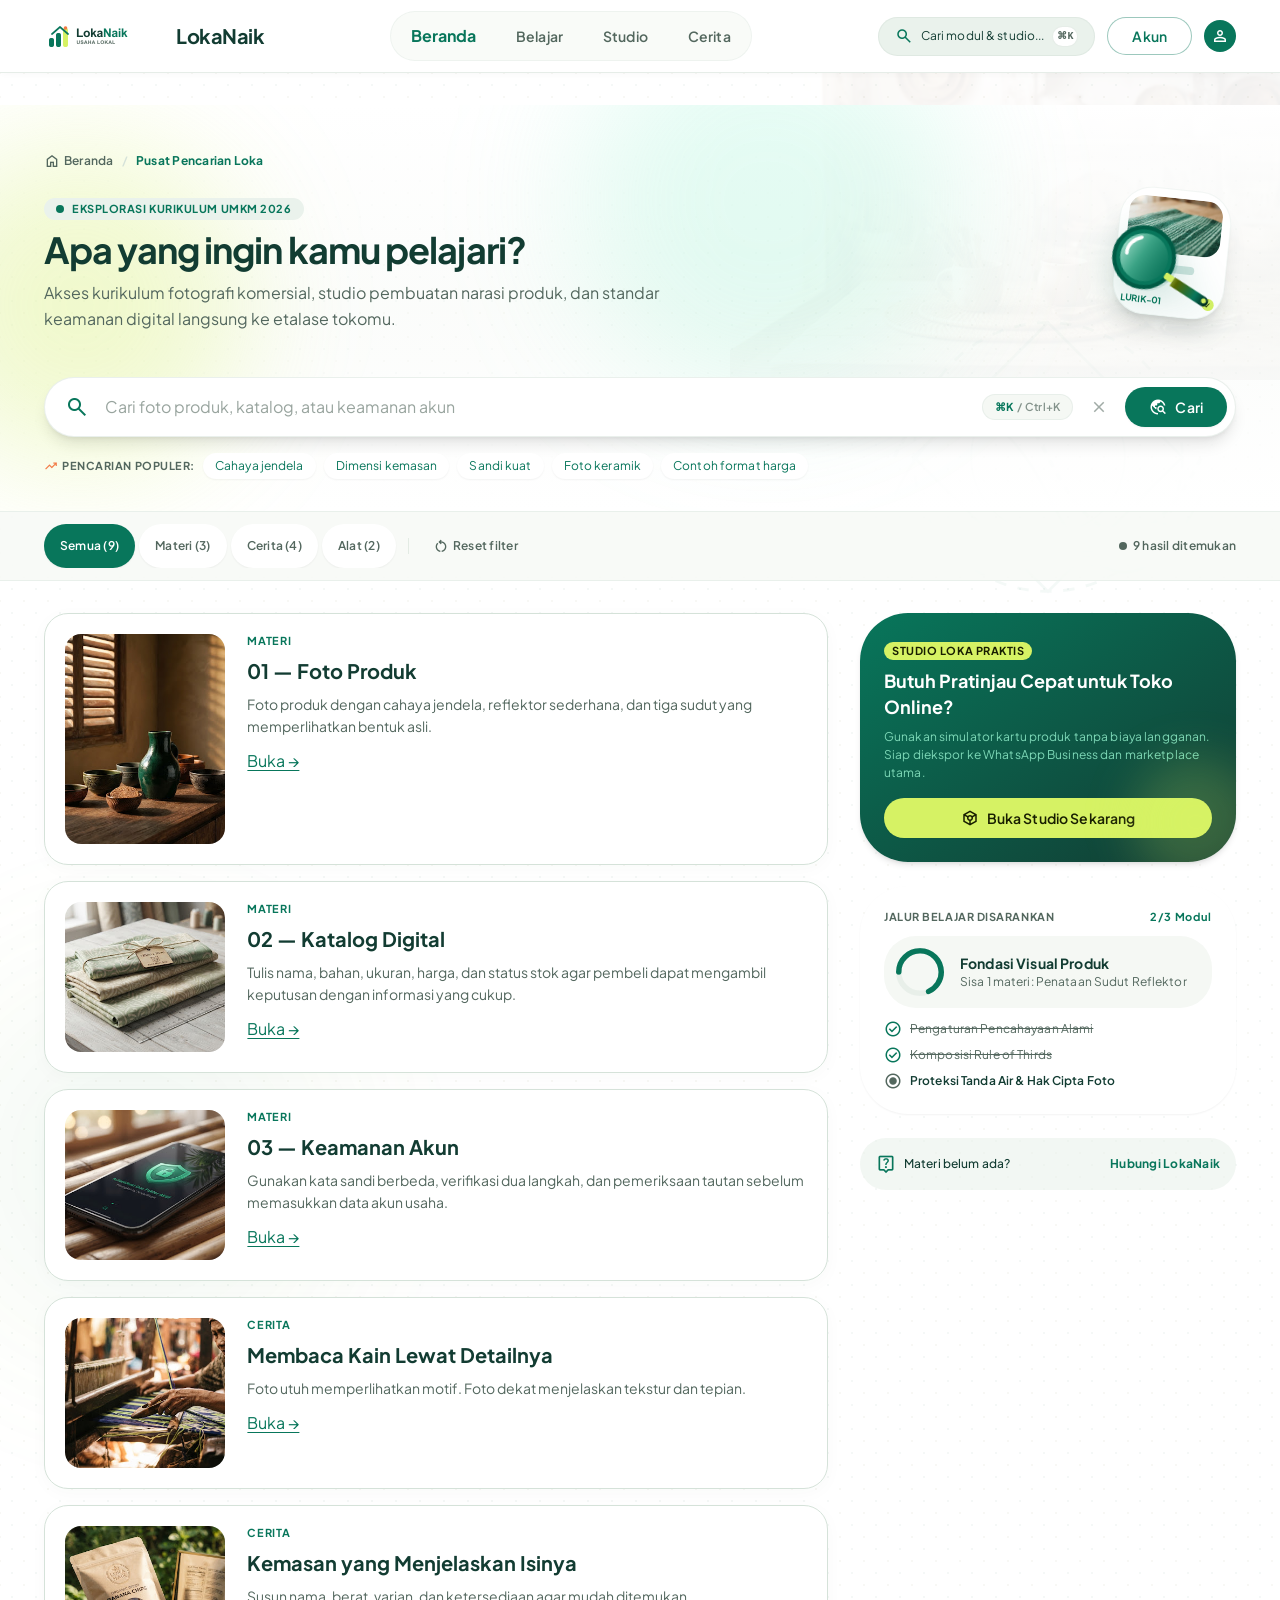
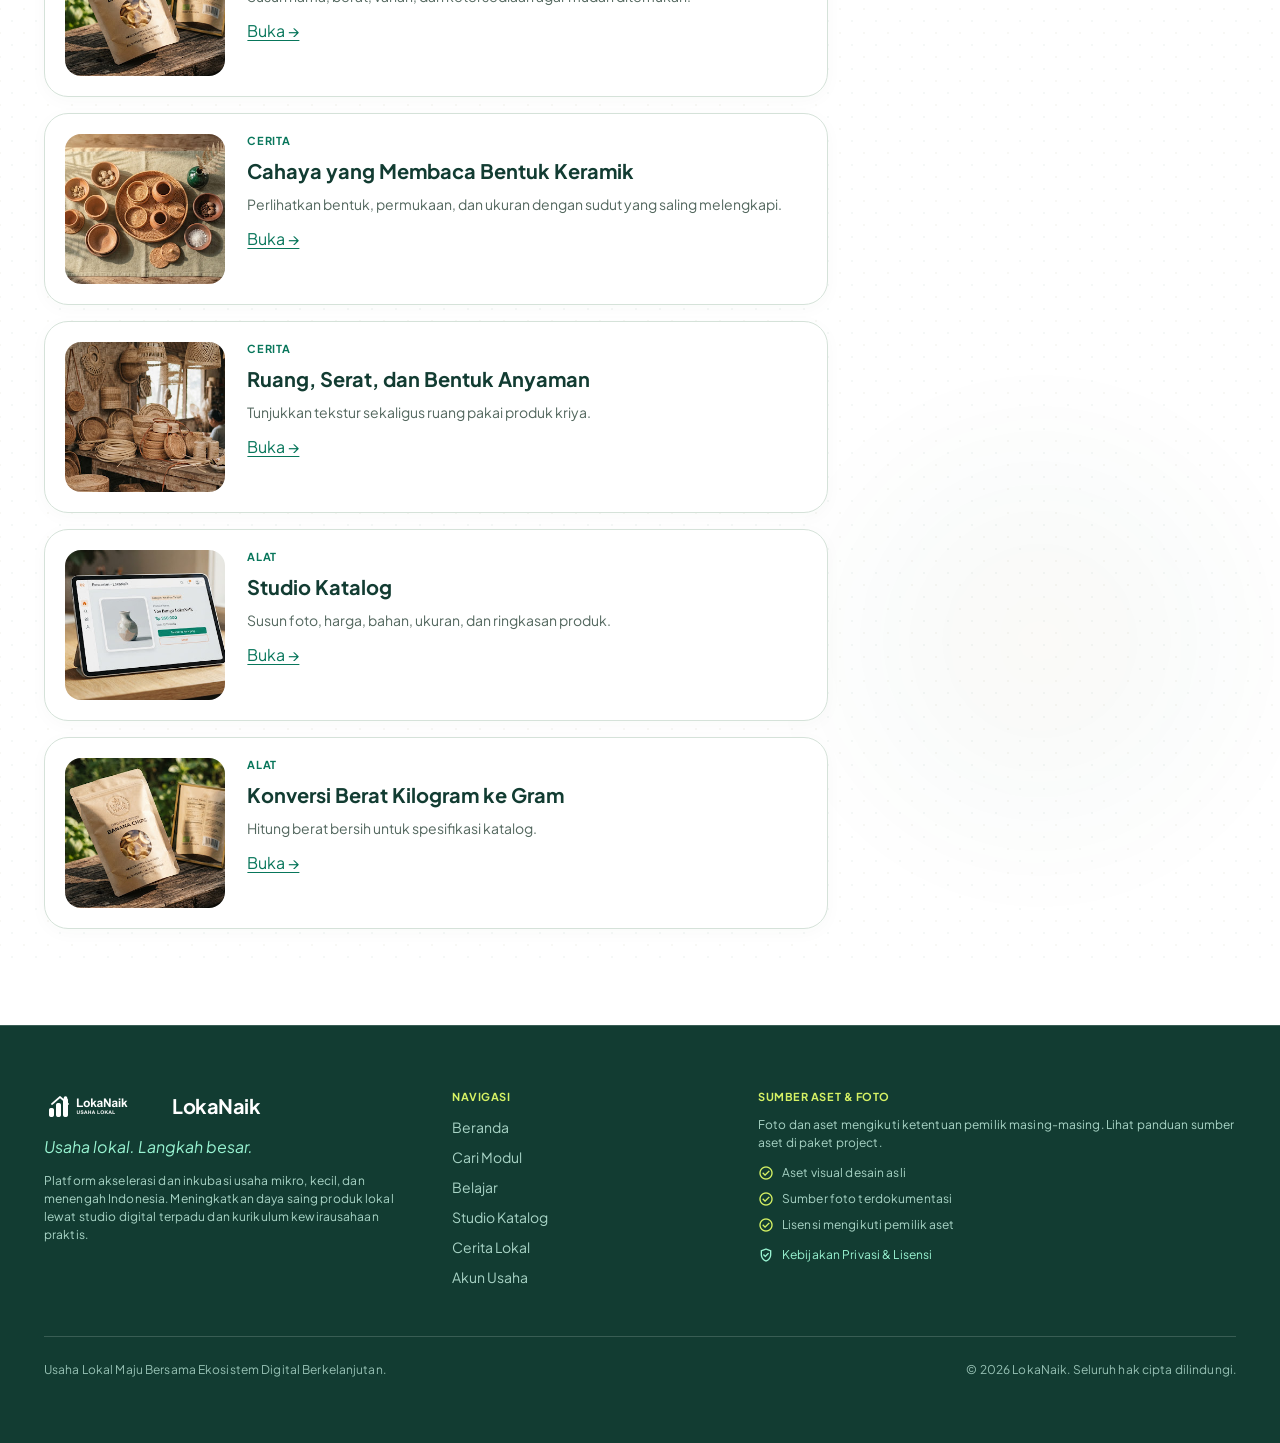
<file: cari.html>
<!DOCTYPE html>

<html lang="id">
  <head>
    <meta charset="utf-8" />
    <meta content="width=device-width, initial-scale=1.0" name="viewport" />
    <title>Cari materi, cerita, dan alat — LokaNaik</title>
    <link href="assets/css/fonts.css" rel="stylesheet" />
    <link href="assets/css/italic.css" rel="stylesheet" />
    <link href="assets/css/symbols.css" rel="stylesheet" />
    <link href="assets/css/design.css" rel="stylesheet" />
    <link href="assets/css/original.css" rel="stylesheet" />
    <link href="assets/css/app.css" rel="stylesheet" />
    <meta
      content="Temukan materi foto produk, katalog digital, keamanan akun, cerita kriya, dan alat katalog sesuai kebutuhanmu."
      name="description"
    />
    <link href="assets/images/asset-1e4d7e0e90ff.png" rel="icon" />
    <meta content="noindex, follow" name="robots" />
    <meta content="website" property="og:type" />
    <meta content="id_ID" property="og:locale" />
    <meta content="LokaNaik" property="og:site_name" />
    <meta
      content="Cari materi, cerita, dan alat — LokaNaik"
      property="og:title"
    />
    <meta
      content="Temukan materi foto produk, katalog digital, keamanan akun, cerita kriya, dan alat katalog sesuai kebutuhanmu."
      property="og:description"
    />
    <meta content="summary_large_image" name="twitter:card" />
    <meta
      content="Cari materi, cerita, dan alat — LokaNaik"
      name="twitter:title"
    />
    <meta
      content="Temukan materi foto produk, katalog digital, keamanan akun, cerita kriya, dan alat katalog sesuai kebutuhanmu."
      name="twitter:description"
    />
    <meta
      content="default-src 'self'; script-src 'self'; style-src 'self' 'unsafe-inline'; img-src 'self' data: blob:; font-src 'self'; connect-src 'none'; object-src 'none'; base-uri 'self'; form-action 'none'"
      http-equiv="Content-Security-Policy"
    />
    <meta content="strict-origin-when-cross-origin" name="referrer" />
    <link href="assets/css/static.css" rel="stylesheet" />
  </head>
  <body
    class="bg-surface font-body-md text-on-surface antialiased"
    data-site-page="pencarian"
  >
    <a class="skip-link" href="#main-content">Lewati navigasi</a>
    <header
      class="fixed top-0 left-0 w-full z-50 bg-surface-container-lowest border-b border-outline-variant/60 shadow-[0_2px_8px_-2px_rgba(18,60,50,0.04)]"
    >
      <div
        class="h-[72px] max-w-[1240px] mx-auto px-gutter-desktop flex items-center justify-between gap-space-md"
      >
        <div class="flex items-center gap-space-sm shrink-0">
          <img
            alt="Logo LokaNaik"
            class="h-8 w-auto object-contain"
            decoding="async"
            height="128"
            src="assets/images/asset-1e4d7e0e90ff.png"
            width="480"
          />
          <a
            class="font-headline-sm text-headline-sm text-on-surface tracking-tight font-bold hover:text-primary transition-colors"
            data-path="beranda"
            href="index.html"
          >
            LokaNaik
          </a>
        </div>
        <nav
          aria-label="Navigasi utama"
          class="hidden md:flex items-center gap-space-xs p-1 bg-surface-container-low/60 rounded-full border border-outline-variant/30"
          data-active-classes="bg-surface-container text-primary font-bold rounded-full shadow-sm"
        >
          <a
            class="px-space-md py-space-xs transition-all duration-[240ms] text-primary font-bold rounded-full"
            data-path="beranda"
            href="index.html"
          >
            Beranda
          </a>
          <a
            class="px-space-md py-space-xs font-label-lg text-label-lg text-on-surface-variant hover:text-primary transition-all duration-[240ms] rounded-full"
            data-path="belajar"
            href="belajar.html"
          >
            Belajar
          </a>
          <a
            class="px-space-md py-space-xs font-label-lg text-label-lg text-on-surface-variant hover:text-primary transition-all duration-[240ms] rounded-full"
            data-path="studio"
            href="studio.html"
          >
            Studio
          </a>
          <a
            class="px-space-md py-space-xs font-label-lg text-label-lg text-on-surface-variant hover:text-primary transition-all duration-[240ms] rounded-full"
            data-path="cerita"
            href="cerita.html"
          >
            Cerita
          </a>
        </nav>
        <div class="flex items-center gap-space-sm shrink-0">
          <a
            aria-current="page"
            aria-label="Cari materi, cerita, dan alat"
            class="flex items-center gap-space-xs px-space-md py-space-xs rounded-full bg-surface-container-low hover:bg-surface-container text-on-surface-variant hover:text-on-surface border border-outline-variant/50 transition-all duration-200 active-section"
            data-path="cari"
            href="cari.html"
          >
            <span
              aria-hidden="true"
              class="material-symbols-outlined text-[18px] text-primary"
            >
              search
            </span>
            <span class="hidden lg:inline font-body-sm text-body-sm">
              Cari modul &amp; studio...
            </span>
            <kbd
              class="px-space-2xs py-0.5 rounded bg-surface-container-lowest text-[10px] font-semibold text-on-surface-variant border border-outline-variant/60"
            >
              ⌘K
            </kbd>
          </a>
          <a
            class="hidden sm:inline-flex items-center px-space-lg py-space-xs rounded-full bg-surface-container-lowest hover:bg-surface-container-low text-primary hover:text-primary font-label-lg text-label-lg border border-primary/40 transition-all duration-200"
            data-path="akun"
            href="akun.html"
            >Akun</a
          >
          <a
            aria-label="Buka akun"
            class="w-8 h-8 rounded-full bg-primary flex items-center justify-center"
            href="akun.html"
          >
            <span
              aria-hidden="true"
              class="material-symbols-outlined text-on-primary text-[18px]"
            >
              person
            </span>
          </a>
        </div>
      </div>
      <nav aria-label="Navigasi seluler" class="mobile-nav" id="mobile-nav">
        <a href="index.html"> Beranda </a>
        <a href="belajar.html"> Belajar </a>
        <a href="studio.html"> Studio </a>
        <a href="cerita.html"> Cerita </a>
        <a href="cari.html"> Cari </a>
        <a href="akun.html"> Akun </a>
      </nav>
    </header>
    <main class="w-full pt-[72px] bg-surface" id="main-content" tabindex="-1">
      <noscript
        ><p class="loka-subpanel">
          Aktifkan JavaScript untuk memilih modul, mengerjakan latihan, mencari
          materi, dan menggunakan Studio.
        </p></noscript
      >
      <section
        class="w-full bg-surface min-h-[calc(100vh-72px)] relative"
        data-page="pencarian"
        id="pencarian"
      >
        <div class="absolute inset-0 pointer-events-none overflow-hidden z-0">
          <div
            class="absolute inset-0 opacity-[0.035]"
            style="
              background-image:
                radial-gradient(#005b45 1px, transparent 1px),
                radial-gradient(#546500 1px, transparent 1px);
              background-size: 24px 24px;
              background-position:
                0 0,
                12px 12px;
            "
          ></div>
          <div
            class="absolute top-0 right-0 w-full h-[600px] opacity-[0.06] bg-no-repeat bg-right-top"
            style="
              background-image: url(&quot;assets/images/asset-c42edb655cd9.jpg&quot;);
              background-size: 550px auto;
            "
          ></div>
          <div
            class="absolute top-1/3 -left-32 w-[520px] h-[520px] rounded-full blur-3xl pointer-events-none opacity-40"
            style="
              background: radial-gradient(
                circle,
                rgba(8, 118, 91, 0.18) 0%,
                rgba(211, 239, 97, 0.08) 60%,
                transparent 80%
              );
            "
          ></div>
          <div
            class="absolute bottom-20 right-0 w-[480px] h-[480px] rounded-full blur-3xl pointer-events-none opacity-30"
            style="
              background: radial-gradient(
                circle,
                rgba(141, 50, 0, 0.12) 0%,
                rgba(8, 118, 91, 0.08) 50%,
                transparent 75%
              );
            "
          ></div>
          <svg
            aria-hidden="true"
            class="absolute top-48 right-10 w-96 h-96 opacity-[0.04] text-primary"
            fill="none"
            stroke="currentColor"
            viewbox="0 0 200 200"
            xmlns="http://www.w3.org/2000/svg"
          >
            <path
              d="M20 100 Q 60 20 100 100 T 180 100"
              stroke-dasharray="4 4"
              stroke-width="2"
            ></path>
            <path
              d="M20 120 Q 60 40 100 120 T 180 120"
              stroke-width="1.5"
            ></path>
            <circle
              cx="100"
              cy="100"
              r="70"
              stroke-dasharray="6 6"
              stroke-width="1.5"
            ></circle>
            <circle cx="100" cy="100" r="40" stroke-width="1"></circle>
            <polygon
              points="100,30 170,100 100,170 30,100"
              stroke-width="1.5"
            ></polygon>
          </svg>
        </div>
        <div class="flex flex-col w-full">
          <section
            class="w-full relative overflow-hidden bg-gradient-to-b from-surface-container-lowest via-surface-container-low/40 to-surface"
          >
            <div
              class="absolute -top-24 right-1/4 w-96 h-96 bg-primary-fixed/25 rounded-full blur-3xl pointer-events-none"
            ></div>
            <div
              class="absolute top-10 -left-20 w-80 h-80 bg-secondary-fixed/30 rounded-full blur-3xl pointer-events-none"
            ></div>
            <div
              class="max-w-[1240px] mx-auto px-gutter-desktop pt-space-2xl pb-space-xl relative z-10"
            >
              <div
                class="flex items-center gap-space-xs text-on-surface-variant font-label-md text-label-md mb-space-md"
              >
                <a
                  class="hover:text-primary transition-colors flex items-center gap-1"
                  data-path="beranda"
                  href="index.html"
                >
                  <span
                    aria-hidden="true"
                    class="material-symbols-outlined text-[16px]"
                  >
                    home
                  </span>
                  Beranda
                </a>
                <span class="text-outline-variant"> / </span>
                <span class="text-primary font-bold">
                  Pusat Pencarian Loka
                </span>
              </div>
              <div
                class="grid grid-cols-1 lg:grid-cols-12 gap-space-lg items-center mb-space-xl"
              >
                <div class="lg:col-span-8 flex flex-col gap-space-xs">
                  <div
                    class="inline-flex items-center gap-space-xs px-space-sm py-1 rounded-full bg-surface-container text-primary font-label-caps text-label-caps uppercase tracking-wider w-fit"
                  >
                    <span class="w-2 h-2 rounded-full bg-primary"> </span>
                    Eksplorasi Kurikulum UMKM 2026
                  </div>
                  <h1
                    class="font-headline-lg text-headline-lg text-on-surface tracking-tight"
                  >
                    Apa yang ingin kamu pelajari?
                  </h1>
                  <p
                    class="font-body-lg text-body-lg text-on-surface-variant max-w-2xl"
                  >
                    Akses kurikulum fotografi komersial, studio pembuatan narasi
                    produk, dan standar keamanan digital langsung ke etalase
                    tokomu.
                  </p>
                </div>
                <div class="lg:col-span-4 flex justify-start lg:justify-end">
                  <div
                    class="relative w-40 h-40 flex items-center justify-center p-space-xs"
                  >
                    <div
                      class="absolute top-1 right-2 w-28 h-32 bg-surface-container-lowest rounded-lg shadow-xl p-space-xs flex flex-col justify-between transform rotate-6 border border-outline-variant/30"
                    >
                      <div
                        class="w-full h-14 rounded bg-surface-container-high overflow-hidden"
                      >
                        <img
                          alt="Tekstur kain tenun"
                          class="w-full h-full object-cover"
                          decoding="async"
                          height="279"
                          loading="lazy"
                          src="assets/images/asset-2999087beefe.jpg"
                          width="512"
                        />
                      </div>
                      <div class="space-y-1">
                        <div class="h-2 w-3/4 bg-primary/20 rounded-full"></div>
                        <div
                          class="h-1.5 w-1/2 bg-outline-variant/60 rounded-full"
                        ></div>
                      </div>
                      <div class="flex items-center justify-between">
                        <span
                          class="text-[9px] font-bold text-primary font-label-caps"
                        >
                          LURIK-01
                        </span>
                        <span
                          class="w-3 h-3 rounded-full bg-secondary-fixed flex items-center justify-center text-[8px] text-on-secondary-fixed"
                        >
                          ✓
                        </span>
                      </div>
                    </div>
                    <div
                      class="relative z-10 transform -rotate-12 hover:rotate-0 transition-transform duration-300 drop-shadow-[0_12px_20px_rgba(8,118,91,0.22)]"
                    >
                      <svg
                        aria-hidden="true"
                        class="select-none"
                        fill="none"
                        height="104"
                        viewbox="0 0 104 104"
                        width="104"
                        xmlns="http://www.w3.org/2000/svg"
                      >
                        <circle
                          cx="44"
                          cy="44"
                          fill="#08765B"
                          fill-opacity="0.12"
                          r="32"
                        ></circle>
                        <circle cx="42" cy="42" fill="#005B45" r="32"></circle>
                        <circle cx="42" cy="42" fill="#08765B" r="28"></circle>
                        <defs>
                          <lineargradient
                            data-ui-id="lensGrad"
                            gradientunits="userSpaceOnUse"
                            id="pencarian--lensGrad"
                            x1="20"
                            x2="64"
                            y1="18"
                            y2="66"
                          >
                            <stop
                              stop-color="#E6FFF5"
                              stop-opacity="0.85"
                            ></stop>
                            <stop
                              offset="0.45"
                              stop-color="#99F4D2"
                              stop-opacity="0.35"
                            ></stop>
                            <stop
                              offset="1"
                              stop-color="#005B45"
                              stop-opacity="0.2"
                            ></stop>
                          </lineargradient>
                          <lineargradient
                            data-ui-id="metalHandle"
                            gradientunits="userSpaceOnUse"
                            id="pencarian--metalHandle"
                            x1="60"
                            x2="98"
                            y1="60"
                            y2="98"
                          >
                            <stop stop-color="#D3EF61"></stop>
                            <stop offset="0.3" stop-color="#546500"></stop>
                            <stop offset="0.7" stop-color="#08765B"></stop>
                            <stop offset="1" stop-color="#002117"></stop>
                          </lineargradient>
                        </defs>
                        <circle
                          cx="42"
                          cy="42"
                          fill="url(#pencarian--lensGrad)"
                          r="24"
                        ></circle>
                        <path
                          d="M26 34C28 26 36 22 44 22"
                          stroke="#FFFFFF"
                          stroke-linecap="round"
                          stroke-width="3.5"
                        ></path>
                        <rect
                          fill="#D3EF61"
                          height="7"
                          rx="2"
                          transform="rotate(45 61 61)"
                          width="10"
                          x="61"
                          y="61"
                        ></rect>
                        <path
                          d="M68 68L94 94C96 96 96 99 94 101C92 103 89 103 87 101L61 75L68 68Z"
                          fill="url(#pencarian--metalHandle)"
                        ></path>
                        <circle cx="91" cy="97" fill="#D3EF61" r="2.5"></circle>
                      </svg>
                    </div>
                  </div>
                </div>
              </div>
              <form
                aria-label="Pencarian LokaNaik"
                class="w-full bg-surface-container-lowest rounded-full shadow-lg p-space-xs sm:p-2 flex items-center gap-space-xs border border-outline-variant/50 focus-within:border-primary focus-within:shadow-[0_0_0_4px_rgba(8,118,91,0.12)] transition-all"
                role="search"
              >
                <div
                  class="pl-space-sm flex items-center justify-center text-primary"
                >
                  <span
                    aria-hidden="true"
                    class="material-symbols-outlined text-[24px]"
                  >
                    search
                  </span>
                </div>
                <input
                  aria-label="Cari materi, cerita, atau alat"
                  autocomplete="off"
                  class="w-full bg-transparent border-none outline-none font-body-lg text-body-lg text-on-surface placeholder:text-on-surface-variant/60 py-2 px-space-xs"
                  data-ui-id="searchInput"
                  id="pencarian--searchInput"
                  maxlength="200"
                  name="pencarian--searchInput"
                  placeholder="Cari foto produk, katalog, atau keamanan akun"
                  type="search"
                  value=""
                />
                <div
                  class="hidden md:flex items-center gap-1 bg-surface-container-low text-on-surface-variant px-space-sm py-1 rounded-full text-[11px] font-semibold tracking-wide border border-outline-variant/40 shrink-0"
                >
                  <span class="text-primary font-bold"> ⌘K </span>
                  <span class="text-on-surface-variant/70"> / Ctrl+K </span>
                </div>
                <button
                  aria-label="Hapus kata kunci"
                  class="w-9 h-9 rounded-full hover:bg-surface-container text-on-surface-variant hover:text-on-surface flex items-center justify-center shrink-0 transition-colors"
                  data-ui-id="clearBtn"
                  id="pencarian--clearBtn"
                  title="Hapus kata kunci"
                  type="button"
                >
                  <span
                    aria-hidden="true"
                    class="material-symbols-outlined text-[18px]"
                  >
                    close
                  </span>
                </button>
                <button
                  aria-label="Cari"
                  class="inline-flex items-center gap-space-xs bg-primary hover:bg-primary-container active:bg-on-surface text-on-primary font-label-lg text-label-lg px-space-lg py-2.5 rounded-full shrink-0 shadow-sm transition-all"
                  data-ui-id="searchSubmitBtn"
                  id="pencarian--searchSubmitBtn"
                  type="submit"
                >
                  <span
                    aria-hidden="true"
                    class="material-symbols-outlined text-[18px]"
                  >
                    travel_explore
                  </span>
                  <span class="hidden sm:inline"> Cari </span>
                </button>
              </form>
              <div class="mt-space-md flex items-center flex-wrap gap-space-xs">
                <span
                  class="font-label-caps text-label-caps text-on-surface-variant font-bold uppercase tracking-wider flex items-center gap-1"
                >
                  <span
                    aria-hidden="true"
                    class="material-symbols-outlined text-[14px] text-tertiary-container"
                  >
                    trending_up
                  </span>
                  Pencarian Populer:
                </span>
                <button
                  class="quick-chip px-space-sm py-1 rounded-full bg-surface-container-lowest hover:bg-surface-container text-primary font-body-sm text-body-sm shadow-sm transition-colors cursor-pointer"
                  type="button"
                >
                  Cahaya jendela
                </button>
                <button
                  class="quick-chip px-space-sm py-1 rounded-full bg-surface-container-lowest hover:bg-surface-container text-primary font-body-sm text-body-sm shadow-sm transition-colors cursor-pointer"
                  type="button"
                >
                  Dimensi kemasan
                </button>
                <button
                  class="quick-chip px-space-sm py-1 rounded-full bg-surface-container-lowest hover:bg-surface-container text-primary font-body-sm text-body-sm shadow-sm transition-colors cursor-pointer"
                  type="button"
                >
                  Sandi kuat
                </button>
                <button
                  class="quick-chip px-space-sm py-1 rounded-full bg-surface-container-lowest hover:bg-surface-container text-primary font-body-sm text-body-sm shadow-sm transition-colors cursor-pointer"
                  type="button"
                >
                  Foto keramik
                </button>
                <button
                  class="quick-chip px-space-sm py-1 rounded-full bg-surface-container-lowest hover:bg-surface-container text-primary font-body-sm text-body-sm shadow-sm transition-colors cursor-pointer"
                  type="button"
                >
                  Contoh format harga
                </button>
              </div>
            </div>
          </section>
          <section
            class="w-full bg-surface-container-low/70 border-y border-outline-variant/40 py-space-sm sticky top-[72px] z-30 backdrop-blur-md"
          >
            <div
              class="max-w-[1240px] mx-auto px-gutter-desktop flex flex-col sm:flex-row sm:items-center justify-between gap-space-sm"
            >
              <div
                class="flex items-center gap-space-2xs overflow-x-auto pb-1 sm:pb-0"
              >
                <button
                  aria-pressed="true"
                  class="filter-btn px-space-md py-1.5 rounded-full bg-primary text-on-primary font-label-md text-label-md shadow-sm transition-all flex items-center gap-1 shrink-0"
                  data-filter="all"
                  type="button"
                >
                  Semua (9)
                </button>
                <button
                  aria-pressed="false"
                  class="filter-btn px-space-md py-1.5 rounded-full bg-surface-container-lowest hover:bg-surface-container text-on-surface-variant hover:text-primary font-label-md text-label-md shadow-sm transition-all flex items-center gap-1 shrink-0"
                  data-filter="materi"
                  type="button"
                >
                  Materi (3)
                </button>
                <button
                  aria-pressed="false"
                  class="filter-btn px-space-md py-1.5 rounded-full bg-surface-container-lowest hover:bg-surface-container text-on-surface-variant hover:text-primary font-label-md text-label-md shadow-sm transition-all flex items-center gap-1 shrink-0"
                  data-filter="cerita"
                  type="button"
                >
                  Cerita (4)
                </button>
                <button
                  aria-pressed="false"
                  class="filter-btn px-space-md py-1.5 rounded-full bg-surface-container-lowest hover:bg-surface-container text-on-surface-variant hover:text-primary font-label-md text-label-md shadow-sm transition-all flex items-center gap-1 shrink-0"
                  data-filter="alat"
                  type="button"
                >
                  Alat (2)
                </button>
                <div
                  class="h-4 w-px bg-outline-variant/60 mx-space-xs shrink-0"
                ></div>
                <button
                  class="px-space-sm py-1.5 rounded-full hover:bg-error-container hover:text-on-error-container text-on-surface-variant font-label-md text-label-md transition-colors flex items-center gap-1 shrink-0"
                  data-ui-id="resetFilterBtn"
                  id="pencarian--resetFilterBtn"
                  type="button"
                >
                  <span
                    aria-hidden="true"
                    class="material-symbols-outlined text-[16px]"
                  >
                    restart_alt
                  </span>
                  <span class=""> Reset filter </span>
                </button>
              </div>
              <div
                class="flex items-center gap-1.5 font-label-md text-label-md text-on-surface-variant shrink-0"
              >
                <span class="w-2 h-2 rounded-full bg-secondary"> </span>
                <span
                  aria-atomic="true"
                  aria-live="polite"
                  class=""
                  data-ui-id="resultsCountLabel"
                  id="pencarian--resultsCountLabel"
                  role="status"
                  >Menampilkan 7 materi, cerita &amp; alat</span
                >
              </div>
            </div>
          </section>
          <section
            class="w-full max-w-[1240px] mx-auto px-gutter-desktop py-space-xl relative z-10"
          >
            <div
              class="grid grid-cols-1 lg:grid-cols-12 gap-space-xl items-start"
            >
              <div
                class="lg:col-span-8 flex flex-col gap-space-md"
                data-ui-id="resultsContainer"
                id="pencarian--resultsContainer"
                style="display: flex"
              >
                <article class="result-row search-result" data-result-id="foto">
                  <img
                    alt=""
                    decoding="async"
                    height="279"
                    loading="lazy"
                    src="assets/images/asset-748071a8ff81.jpg"
                    width="512"
                  />
                  <div>
                    <p class="text-label-caps text-primary uppercase">materi</p>
                    <h2 class="font-bold text-headline-sm mt-2">
                      <a href="materi.html?modul=foto">01 — Foto Produk</a>
                    </h2>
                    <p class="text-body-md text-on-surface-variant mt-2">
                      Foto produk dengan cahaya jendela, reflektor sederhana,
                      dan tiga sudut yang memperlihatkan bentuk asli.
                    </p>
                    <a
                      aria-label="Buka 01 — Foto Produk"
                      class="source-link mt-3"
                      href="materi.html?modul=foto"
                      >Buka →</a
                    >
                  </div>
                </article>
                <article
                  class="result-row search-result"
                  data-result-id="katalog"
                >
                  <img
                    alt=""
                    decoding="async"
                    height="279"
                    loading="lazy"
                    src="assets/images/asset-952ec424ac18.jpg"
                    width="512"
                  />
                  <div>
                    <p class="text-label-caps text-primary uppercase">materi</p>
                    <h2 class="font-bold text-headline-sm mt-2">
                      <a href="materi.html?modul=katalog"
                        >02 — Katalog Digital</a
                      >
                    </h2>
                    <p class="text-body-md text-on-surface-variant mt-2">
                      Tulis nama, bahan, ukuran, harga, dan status stok agar
                      pembeli dapat mengambil keputusan dengan informasi yang
                      cukup.
                    </p>
                    <a
                      aria-label="Buka 02 — Katalog Digital"
                      class="source-link mt-3"
                      href="materi.html?modul=katalog"
                      >Buka →</a
                    >
                  </div>
                </article>
                <article
                  class="result-row search-result"
                  data-result-id="keamanan"
                >
                  <img
                    alt=""
                    decoding="async"
                    height="279"
                    loading="lazy"
                    src="assets/images/asset-96de2f28ddfe.jpg"
                    width="512"
                  />
                  <div>
                    <p class="text-label-caps text-primary uppercase">materi</p>
                    <h2 class="font-bold text-headline-sm mt-2">
                      <a href="materi.html?modul=keamanan"
                        >03 — Keamanan Akun</a
                      >
                    </h2>
                    <p class="text-body-md text-on-surface-variant mt-2">
                      Gunakan kata sandi berbeda, verifikasi dua langkah, dan
                      pemeriksaan tautan sebelum memasukkan data akun usaha.
                    </p>
                    <a
                      aria-label="Buka 03 — Keamanan Akun"
                      class="source-link mt-3"
                      href="materi.html?modul=keamanan"
                      >Buka →</a
                    >
                  </div>
                </article>
                <article
                  class="result-row search-result"
                  data-result-id="tenun"
                >
                  <img
                    alt=""
                    decoding="async"
                    height="279"
                    loading="lazy"
                    src="assets/images/asset-73b76aa6af45.jpg"
                    width="512"
                  />
                  <div>
                    <p class="text-label-caps text-primary uppercase">cerita</p>
                    <h2 class="font-bold text-headline-sm mt-2">
                      <a href="cerita.html?cerita=tenun"
                        >Membaca Kain Lewat Detailnya</a
                      >
                    </h2>
                    <p class="text-body-md text-on-surface-variant mt-2">
                      Foto utuh memperlihatkan motif. Foto dekat menjelaskan
                      tekstur dan tepian.
                    </p>
                    <a
                      aria-label="Buka Membaca Kain Lewat Detailnya"
                      class="source-link mt-3"
                      href="cerita.html?cerita=tenun"
                      >Buka →</a
                    >
                  </div>
                </article>
                <article
                  class="result-row search-result"
                  data-result-id="kemasan"
                >
                  <img
                    alt=""
                    decoding="async"
                    height="279"
                    loading="lazy"
                    src="assets/images/asset-1c31cd1274f2.jpg"
                    width="512"
                  />
                  <div>
                    <p class="text-label-caps text-primary uppercase">cerita</p>
                    <h2 class="font-bold text-headline-sm mt-2">
                      <a href="cerita.html?cerita=kemasan"
                        >Kemasan yang Menjelaskan Isinya</a
                      >
                    </h2>
                    <p class="text-body-md text-on-surface-variant mt-2">
                      Susun nama, berat, varian, dan ketersediaan agar mudah
                      ditemukan.
                    </p>
                    <a
                      aria-label="Buka Kemasan yang Menjelaskan Isinya"
                      class="source-link mt-3"
                      href="cerita.html?cerita=kemasan"
                      >Buka →</a
                    >
                  </div>
                </article>
                <article
                  class="result-row search-result"
                  data-result-id="keramik"
                >
                  <img
                    alt=""
                    decoding="async"
                    height="279"
                    loading="lazy"
                    src="assets/images/asset-b9df3f265eae.jpg"
                    width="512"
                  />
                  <div>
                    <p class="text-label-caps text-primary uppercase">cerita</p>
                    <h2 class="font-bold text-headline-sm mt-2">
                      <a href="cerita.html?cerita=keramik"
                        >Cahaya yang Membaca Bentuk Keramik</a
                      >
                    </h2>
                    <p class="text-body-md text-on-surface-variant mt-2">
                      Perlihatkan bentuk, permukaan, dan ukuran dengan sudut
                      yang saling melengkapi.
                    </p>
                    <a
                      aria-label="Buka Cahaya yang Membaca Bentuk Keramik"
                      class="source-link mt-3"
                      href="cerita.html?cerita=keramik"
                      >Buka →</a
                    >
                  </div>
                </article>
                <article
                  class="result-row search-result"
                  data-result-id="anyaman"
                >
                  <img
                    alt=""
                    decoding="async"
                    height="279"
                    loading="lazy"
                    src="assets/images/asset-28d39284b5a0.jpg"
                    width="512"
                  />
                  <div>
                    <p class="text-label-caps text-primary uppercase">cerita</p>
                    <h2 class="font-bold text-headline-sm mt-2">
                      <a href="cerita.html?cerita=anyaman"
                        >Ruang, Serat, dan Bentuk Anyaman</a
                      >
                    </h2>
                    <p class="text-body-md text-on-surface-variant mt-2">
                      Tunjukkan tekstur sekaligus ruang pakai produk kriya.
                    </p>
                    <a
                      aria-label="Buka Ruang, Serat, dan Bentuk Anyaman"
                      class="source-link mt-3"
                      href="cerita.html?cerita=anyaman"
                      >Buka →</a
                    >
                  </div>
                </article>
                <article
                  class="result-row search-result"
                  data-result-id="studio"
                >
                  <img
                    alt=""
                    decoding="async"
                    height="279"
                    loading="lazy"
                    src="assets/images/asset-daa0a69923f7.jpg"
                    width="512"
                  />
                  <div>
                    <p class="text-label-caps text-primary uppercase">alat</p>
                    <h2 class="font-bold text-headline-sm mt-2">
                      <a href="studio.html">Studio Katalog</a>
                    </h2>
                    <p class="text-body-md text-on-surface-variant mt-2">
                      Susun foto, harga, bahan, ukuran, dan ringkasan produk.
                    </p>
                    <a
                      aria-label="Buka Studio Katalog"
                      class="source-link mt-3"
                      href="studio.html"
                      >Buka →</a
                    >
                  </div>
                </article>
                <article
                  class="result-row search-result"
                  data-result-id="berat"
                >
                  <img
                    alt=""
                    decoding="async"
                    height="279"
                    loading="lazy"
                    src="assets/images/asset-1c31cd1274f2.jpg"
                    width="512"
                  />
                  <div>
                    <p class="text-label-caps text-primary uppercase">alat</p>
                    <h2 class="font-bold text-headline-sm mt-2">
                      <a href="studio.html#konversi-berat"
                        >Konversi Berat Kilogram ke Gram</a
                      >
                    </h2>
                    <p class="text-body-md text-on-surface-variant mt-2">
                      Hitung berat bersih untuk spesifikasi katalog.
                    </p>
                    <a
                      aria-label="Buka Konversi Berat Kilogram ke Gram"
                      class="source-link mt-3"
                      href="studio.html#konversi-berat"
                      >Buka →</a
                    >
                  </div>
                </article>
              </div>
              <div
                class="lg:col-span-8 flex-col items-center justify-center text-center p-space-2xl bg-surface-container-lowest rounded-xl shadow-sm flex"
                data-ui-id="emptyState"
                hidden
                id="pencarian--emptyState"
              >
                <div
                  class="w-16 h-16 rounded-full bg-surface-container-high flex items-center justify-center mb-space-md text-primary"
                >
                  <span
                    aria-hidden="true"
                    class="material-symbols-outlined text-[32px]"
                  >
                    manage_search
                  </span>
                </div>
                <h3
                  class="font-headline-sm text-headline-sm text-on-surface font-bold"
                >
                  Belum ada hasil
                </h3>
                <p
                  class="font-body-lg text-body-lg text-on-surface-variant max-w-md mt-1 mb-space-lg"
                >
                  Belum ada hasil. Coba kata lain atau hapus filter untuk
                  melihat seluruh materi kurikulum.
                </p>
                <div
                  class="flex flex-wrap items-center justify-center gap-space-sm"
                >
                  <button
                    class="inline-flex items-center gap-space-xs px-space-lg py-2.5 rounded-full bg-primary hover:bg-primary-container text-on-primary font-label-lg text-label-lg transition-colors shadow-sm"
                    data-ui-id="resetFromEmpty"
                    id="pencarian--resetFromEmpty"
                    type="button"
                  >
                    <span
                      aria-hidden="true"
                      class="material-symbols-outlined text-[18px]"
                    >
                      menu_book
                    </span>
                    <span class=""> Lihat semua materi </span>
                  </button>
                  <button
                    class="inline-flex items-center gap-space-xs px-space-lg py-2.5 rounded-full bg-surface-container hover:bg-surface-container-high text-primary font-label-lg text-label-lg transition-colors"
                    data-ui-id="clearKeywordFromEmpty"
                    id="pencarian--clearKeywordFromEmpty"
                    type="button"
                  >
                    <span class=""> Bersihkan pencarian </span>
                  </button>
                </div>
              </div>
              <aside class="lg:col-span-4 flex flex-col gap-space-lg">
                <div
                  class="bg-gradient-to-br from-primary to-inverse-surface rounded-xl p-space-lg text-on-primary shadow-md relative overflow-hidden"
                >
                  <div
                    class="absolute -right-6 -bottom-6 w-32 h-32 rounded-full bg-secondary-fixed/20 blur-xl pointer-events-none"
                  ></div>
                  <span
                    class="px-space-xs py-0.5 rounded-full bg-secondary-fixed text-on-secondary-fixed font-label-caps text-label-caps uppercase font-bold tracking-wider inline-block mb-space-xs"
                  >
                    Studio Loka Praktis
                  </span>
                  <h3
                    class="font-title text-title font-bold text-white mb-space-xs"
                  >
                    Butuh Pratinjau Cepat untuk Toko Online?
                  </h3>
                  <p
                    class="font-body-sm text-body-sm text-primary-fixed-dim mb-space-md"
                  >
                    Gunakan simulator kartu produk tanpa biaya langganan. Siap
                    diekspor ke WhatsApp Business dan marketplace utama.
                  </p>
                  <a
                    class="w-full inline-flex items-center justify-center gap-space-xs py-2.5 px-space-md rounded-full bg-secondary-fixed hover:bg-secondary-fixed-dim text-on-secondary-fixed font-label-lg text-label-lg transition-colors shadow-sm"
                    data-path="studio"
                    href="studio.html"
                  >
                    <span
                      aria-hidden="true"
                      class="material-symbols-outlined text-[18px]"
                    >
                      token
                    </span>
                    Buka Studio Sekarang
                  </a>
                </div>
                <div
                  class="bg-surface-container-lowest rounded-xl p-space-lg shadow-sm"
                >
                  <div class="flex items-center justify-between mb-space-sm">
                    <span
                      class="font-label-caps text-label-caps text-on-surface-variant font-bold uppercase tracking-wider"
                    >
                      Jalur Belajar Disarankan
                    </span>
                    <span
                      class="font-label-caps text-label-caps text-primary font-bold"
                    >
                      2/3 Modul
                    </span>
                  </div>
                  <div
                    class="flex items-center gap-space-md p-space-sm rounded-lg bg-surface-container-low mb-space-sm"
                  >
                    <svg
                      aria-hidden="true"
                      class="w-12 h-12 shrink-0 -rotate-90"
                      viewbox="0 0 36 36"
                    >
                      <path
                        class="text-outline-variant/40"
                        d="M18 2.0845 a 15.9155 15.9155 0 0 1 0 31.831 a 15.9155 15.9155 0 0 1 0 -31.831"
                        fill="none"
                        stroke="currentColor"
                        stroke-width="4"
                      ></path>
                      <path
                        class="text-primary"
                        d="M18 2.0845 a 15.9155 15.9155 0 0 1 0 31.831 a 15.9155 15.9155 0 0 1 0 -31.831"
                        fill="none"
                        stroke="currentColor"
                        stroke-dasharray="68, 100"
                        stroke-linecap="round"
                        stroke-width="4"
                      ></path>
                    </svg>
                    <div>
                      <p
                        class="font-label-lg text-label-lg text-on-surface font-bold"
                      >
                        Fondasi Visual Produk
                      </p>
                      <p
                        class="font-body-sm text-body-sm text-on-surface-variant"
                      >
                        Sisa 1 materi: Penataan Sudut Reflektor
                      </p>
                    </div>
                  </div>
                  <ul class="space-y-space-xs font-body-sm text-body-sm">
                    <li class="flex items-center gap-2 text-on-surface">
                      <span
                        aria-hidden="true"
                        class="material-symbols-outlined text-[18px] text-primary"
                        style="font-variation-settings: &quot;FILL&quot; 1"
                      >
                        check_circle
                      </span>
                      <span class="line-through text-on-surface-variant">
                        Pengaturan Pencahayaan Alami
                      </span>
                    </li>
                    <li class="flex items-center gap-2 text-on-surface">
                      <span
                        aria-hidden="true"
                        class="material-symbols-outlined text-[18px] text-primary"
                        style="font-variation-settings: &quot;FILL&quot; 1"
                      >
                        check_circle
                      </span>
                      <span class="line-through text-on-surface-variant">
                        Komposisi Rule of Thirds
                      </span>
                    </li>
                    <li
                      class="flex items-center gap-2 text-on-surface font-semibold"
                    >
                      <span
                        aria-hidden="true"
                        class="material-symbols-outlined text-[18px] text-secondary"
                      >
                        radio_button_checked
                      </span>
                      <span class="">
                        Proteksi Tanda Air &amp; Hak Cipta Foto
                      </span>
                    </li>
                  </ul>
                </div>
                <div
                  class="p-space-md rounded-lg bg-surface-container-high/60 flex items-center justify-between gap-space-sm"
                >
                  <div class="flex items-center gap-space-xs">
                    <span
                      aria-hidden="true"
                      class="material-symbols-outlined text-primary text-[20px]"
                    >
                      live_help
                    </span>
                    <span
                      class="font-body-sm text-body-sm text-on-surface font-medium"
                    >
                      Materi belum ada?
                    </span>
                  </div>
                  <a
                    class="font-label-md text-label-md text-primary hover:underline font-bold"
                    href="index.html#informasi"
                    >Hubungi LokaNaik</a
                  >
                </div>
              </aside>
            </div>
          </section>
        </div>
      </section>
    </main>
    <footer
      class="w-full bg-inverse-surface text-inverse-on-surface mt-space-3xl border-t border-outline-variant/20"
    >
      <div class="max-w-[1240px] mx-auto px-gutter-desktop py-space-3xl">
        <div
          class="grid grid-cols-1 md:grid-cols-12 gap-space-xl pb-space-2xl border-b border-outline-variant/20"
        >
          <div class="md:col-span-4 flex flex-col items-start gap-space-sm">
            <div class="flex items-center gap-space-xs">
              <img
                alt="Logo LokaNaik"
                class="h-8 w-auto object-contain brightness-0 invert"
                decoding="async"
                height="128"
                loading="lazy"
                src="assets/images/asset-1e4d7e0e90ff.png"
                width="480"
              />
              <span
                class="font-headline-sm text-headline-sm font-bold text-white tracking-tight"
              >
                LokaNaik
              </span>
            </div>
            <p
              class="font-body-lg text-body-lg text-primary-fixed italic font-medium"
            >
              Usaha lokal. Langkah besar.
            </p>
            <p
              class="font-body-sm text-body-sm text-inverse-on-surface/80 max-w-sm"
            >
              Platform akselerasi dan inkubasi usaha mikro, kecil, dan menengah
              Indonesia. Meningkatkan daya saing produk lokal lewat studio
              digital terpadu dan kurikulum kewirausahaan praktis.
            </p>
          </div>
          <div class="flex flex-col gap-space-sm md:col-span-3">
            <span
              class="font-label-caps text-label-caps uppercase tracking-wider text-secondary-fixed font-bold"
            >
              Navigasi
            </span>
            <div class="flex flex-col gap-y-space-xs">
              <a
                class="font-body-md text-body-md text-inverse-on-surface/80 hover:text-white transition-colors"
                data-path="beranda"
                href="index.html"
              >
                Beranda
              </a>
              <a
                class="font-body-md text-body-md text-inverse-on-surface/80 hover:text-white transition-colors"
                data-path="cari"
                href="cari.html"
              >
                Cari Modul
              </a>
              <a
                class="font-body-md text-body-md text-inverse-on-surface/80 hover:text-white transition-colors"
                data-path="belajar"
                href="belajar.html"
              >
                Belajar
              </a>
              <a
                class="font-body-md text-body-md text-inverse-on-surface/80 hover:text-white transition-colors"
                data-path="studio"
                href="studio.html"
              >
                Studio Katalog
              </a>
              <a
                class="font-body-md text-body-md text-inverse-on-surface/80 hover:text-white transition-colors"
                data-path="cerita"
                href="cerita.html"
              >
                Cerita Lokal
              </a>
              <a
                class="font-body-md text-body-md text-inverse-on-surface/80 hover:text-white transition-colors"
                data-path="akun"
                href="akun.html"
              >
                Akun Usaha
              </a>
            </div>
          </div>
          <div class="md:col-span-5 flex flex-col gap-space-sm">
            <span
              class="font-label-caps text-label-caps uppercase tracking-wider text-secondary-fixed font-bold"
            >
              Sumber Aset &amp; Foto
            </span>
            <p class="font-body-sm text-body-sm text-inverse-on-surface/80">
              Foto dan aset mengikuti ketentuan pemilik masing-masing. Lihat
              panduan sumber aset di paket project.
            </p>
            <ul
              class="flex flex-col gap-space-xs font-body-sm text-body-sm text-inverse-on-surface/80"
            >
              <li class="flex items-center gap-space-xs">
                <span
                  aria-hidden="true"
                  class="material-symbols-outlined text-[16px] text-secondary-fixed"
                >
                  check_circle
                </span>
                <span class=""> Aset visual desain asli </span>
              </li>
              <li class="flex items-center gap-space-xs">
                <span
                  aria-hidden="true"
                  class="material-symbols-outlined text-[16px] text-secondary-fixed"
                >
                  check_circle
                </span>
                <span class=""> Sumber foto terdokumentasi </span>
              </li>
              <li class="flex items-center gap-space-xs">
                <span
                  aria-hidden="true"
                  class="material-symbols-outlined text-[16px] text-secondary-fixed"
                >
                  check_circle
                </span>
                <span class=""> Lisensi mengikuti pemilik aset </span>
              </li>
              <li class="pt-space-2xs flex items-center gap-space-xs">
                <span
                  aria-hidden="true"
                  class="material-symbols-outlined text-[16px] text-primary-fixed"
                >
                  verified_user
                </span>
                <button
                  class="hover:underline text-primary-fixed hover:text-white"
                  data-path="privasi"
                  data-privacy=""
                  type="button"
                >
                  Kebijakan Privasi &amp; Lisensi
                </button>
              </li>
            </ul>
          </div>
        </div>
        <div
          class="pt-space-lg flex flex-col md:flex-row items-center justify-between gap-space-md text-inverse-on-surface/70"
        >
          <p class="font-body-sm text-body-sm">
            Usaha Lokal Maju Bersama Ekosistem Digital Berkelanjutan.
          </p>
          <p class="font-body-sm text-body-sm shrink-0">
            © 2026 LokaNaik. Seluruh hak cipta dilindungi.
          </p>
        </div>
      </div>
    </footer>
    <dialog aria-labelledby="dialog-title" class="loka-dialog" id="loka-dialog">
      <div class="flex justify-between items-center mb-4">
        <h2 class="font-bold text-headline-sm" id="dialog-title" tabindex="-1">
          Informasi LokaNaik
        </h2>
        <button
          aria-label="Tutup"
          class="loka-btn"
          data-close-dialog=""
          type="button"
        >
          ×
        </button>
      </div>
      <div id="dialog-body"></div>
    </dialog>
    <div
      aria-live="polite"
      class="app-toast"
      hidden
      id="app-toast"
      role="status"
    ></div>
    <script src="assets/js/main.js" type="module"></script>
  </body>
</html>
</file>
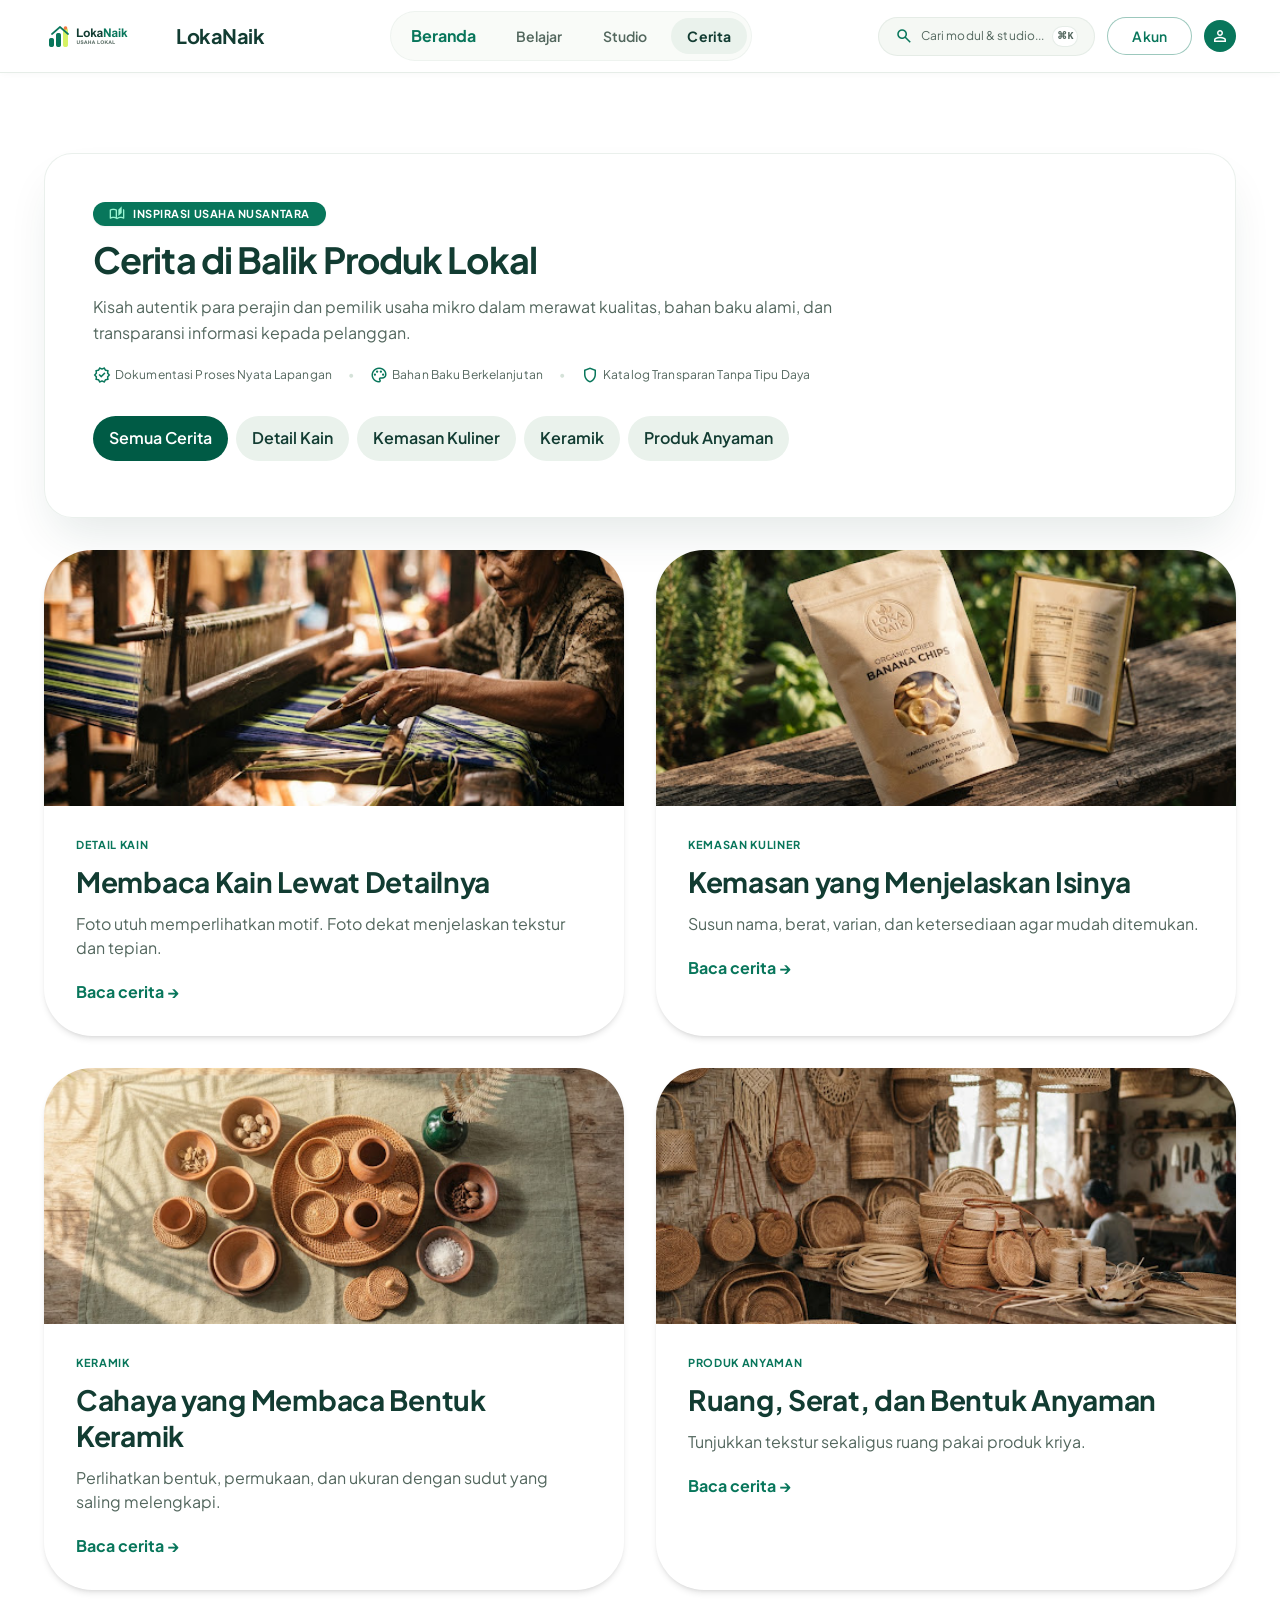
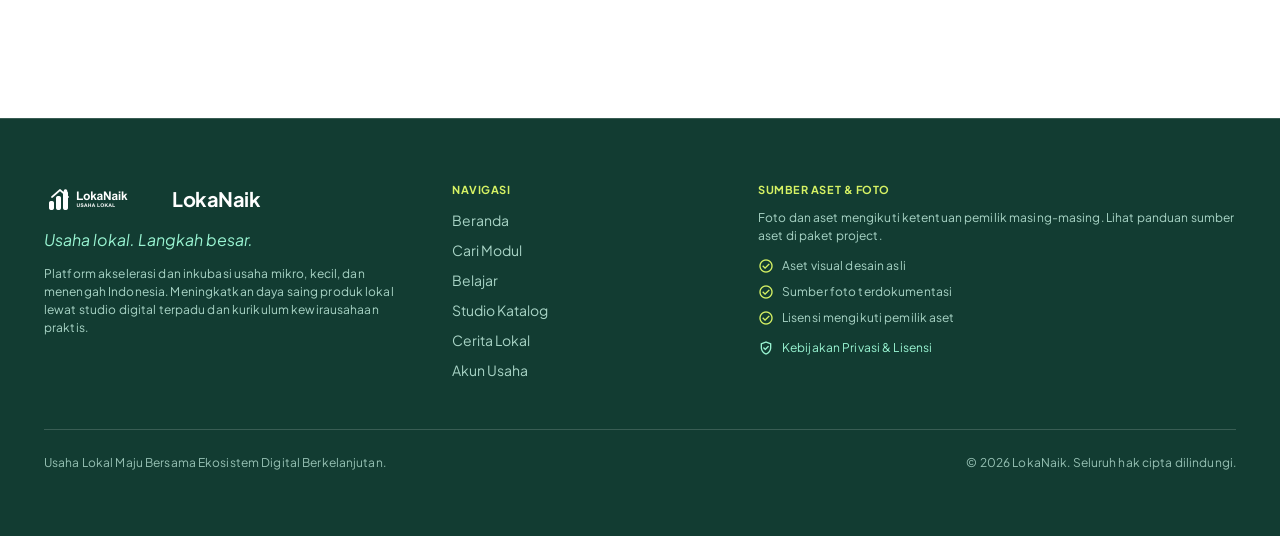
<file: cerita.html>
<!DOCTYPE html>

<html lang="id">
  <head>
    <meta charset="utf-8" />
    <meta content="width=device-width, initial-scale=1.0" name="viewport" />
    <title>Cerita di Balik Produk Lokal — LokaNaik</title>
    <link href="assets/css/fonts.css" rel="stylesheet" />
    <link href="assets/css/italic.css" rel="stylesheet" />
    <link href="assets/css/symbols.css" rel="stylesheet" />
    <link href="assets/css/design.css" rel="stylesheet" />
    <link href="assets/css/original.css" rel="stylesheet" />
    <link href="assets/css/app.css" rel="stylesheet" />
    <meta
      content="Belajar dari detail kain, kemasan kuliner, keramik, dan produk anyaman untuk menyusun foto serta informasi produk yang jelas."
      name="description"
    />
    <link href="assets/images/asset-1e4d7e0e90ff.png" rel="icon" />
    <meta content="index, follow" name="robots" />
    <meta content="website" property="og:type" />
    <meta content="id_ID" property="og:locale" />
    <meta content="LokaNaik" property="og:site_name" />
    <meta
      content="Cerita di Balik Produk Lokal — LokaNaik"
      property="og:title"
    />
    <meta
      content="Belajar dari detail kain, kemasan kuliner, keramik, dan produk anyaman untuk menyusun foto serta informasi produk yang jelas."
      property="og:description"
    />
    <meta content="summary_large_image" name="twitter:card" />
    <meta
      content="Cerita di Balik Produk Lokal — LokaNaik"
      name="twitter:title"
    />
    <meta
      content="Belajar dari detail kain, kemasan kuliner, keramik, dan produk anyaman untuk menyusun foto serta informasi produk yang jelas."
      name="twitter:description"
    />
    <meta
      content="default-src 'self'; script-src 'self'; style-src 'self' 'unsafe-inline'; img-src 'self' data: blob:; font-src 'self'; connect-src 'none'; object-src 'none'; base-uri 'self'; form-action 'none'"
      http-equiv="Content-Security-Policy"
    />
    <meta content="strict-origin-when-cross-origin" name="referrer" />
    <link href="assets/css/static.css" rel="stylesheet" />
  </head>
  <body
    class="bg-surface font-body-md text-on-surface antialiased"
    data-site-page="cerita"
  >
    <a class="skip-link" href="#main-content">Lewati navigasi</a>
    <header
      class="fixed top-0 left-0 w-full z-50 bg-surface-container-lowest border-b border-outline-variant/60 shadow-[0_2px_8px_-2px_rgba(18,60,50,0.04)]"
    >
      <div
        class="h-[72px] max-w-[1240px] mx-auto px-gutter-desktop flex items-center justify-between gap-space-md"
      >
        <div class="flex items-center gap-space-sm shrink-0">
          <img
            alt="Logo LokaNaik"
            class="h-8 w-auto object-contain"
            decoding="async"
            height="128"
            src="assets/images/asset-1e4d7e0e90ff.png"
            width="480"
          />
          <a
            class="font-headline-sm text-headline-sm text-on-surface tracking-tight font-bold hover:text-primary transition-colors"
            data-path="beranda"
            href="index.html"
          >
            LokaNaik
          </a>
        </div>
        <nav
          aria-label="Navigasi utama"
          class="hidden md:flex items-center gap-space-xs p-1 bg-surface-container-low/60 rounded-full border border-outline-variant/30"
          data-active-classes="bg-surface-container text-primary font-bold rounded-full shadow-sm"
        >
          <a
            class="px-space-md py-space-xs transition-all duration-[240ms] text-primary font-bold rounded-full"
            data-path="beranda"
            href="index.html"
          >
            Beranda
          </a>
          <a
            class="px-space-md py-space-xs font-label-lg text-label-lg text-on-surface-variant hover:text-primary transition-all duration-[240ms] rounded-full"
            data-path="belajar"
            href="belajar.html"
          >
            Belajar
          </a>
          <a
            class="px-space-md py-space-xs font-label-lg text-label-lg text-on-surface-variant hover:text-primary transition-all duration-[240ms] rounded-full"
            data-path="studio"
            href="studio.html"
          >
            Studio
          </a>
          <a
            aria-current="page"
            class="px-space-md py-space-xs font-label-lg text-label-lg text-on-surface-variant hover:text-primary transition-all duration-[240ms] rounded-full active-section"
            data-path="cerita"
            href="cerita.html"
          >
            Cerita
          </a>
        </nav>
        <div class="flex items-center gap-space-sm shrink-0">
          <a
            aria-label="Cari materi, cerita, dan alat"
            class="flex items-center gap-space-xs px-space-md py-space-xs rounded-full bg-surface-container-low hover:bg-surface-container text-on-surface-variant hover:text-on-surface border border-outline-variant/50 transition-all duration-200"
            data-path="cari"
            href="cari.html"
          >
            <span
              aria-hidden="true"
              class="material-symbols-outlined text-[18px] text-primary"
            >
              search
            </span>
            <span class="hidden lg:inline font-body-sm text-body-sm">
              Cari modul &amp; studio...
            </span>
            <kbd
              class="px-space-2xs py-0.5 rounded bg-surface-container-lowest text-[10px] font-semibold text-on-surface-variant border border-outline-variant/60"
            >
              ⌘K
            </kbd>
          </a>
          <a
            class="hidden sm:inline-flex items-center px-space-lg py-space-xs rounded-full bg-surface-container-lowest hover:bg-surface-container-low text-primary hover:text-primary font-label-lg text-label-lg border border-primary/40 transition-all duration-200"
            data-path="akun"
            href="akun.html"
            >Akun</a
          >
          <a
            aria-label="Buka akun"
            class="w-8 h-8 rounded-full bg-primary flex items-center justify-center"
            href="akun.html"
          >
            <span
              aria-hidden="true"
              class="material-symbols-outlined text-on-primary text-[18px]"
            >
              person
            </span>
          </a>
        </div>
      </div>
      <nav aria-label="Navigasi seluler" class="mobile-nav" id="mobile-nav">
        <a href="index.html"> Beranda </a>
        <a href="belajar.html"> Belajar </a>
        <a href="studio.html"> Studio </a>
        <a href="cerita.html"> Cerita </a>
        <a href="cari.html"> Cari </a>
        <a href="akun.html"> Akun </a>
      </nav>
    </header>
    <main class="w-full pt-[72px] bg-surface" id="main-content" tabindex="-1">
      <noscript
        ><p class="loka-subpanel">
          Aktifkan JavaScript untuk memilih modul, mengerjakan latihan, mencari
          materi, dan menggunakan Studio.
        </p></noscript
      >
      <section
        class="w-full bg-surface min-h-[calc(100vh-72px)]"
        data-page="cerita"
        id="cerita"
      >
        <div class="flex flex-col w-full">
          <div class="relative w-full overflow-hidden">
            <div
              class="absolute inset-0 -z-10 pointer-events-none overflow-hidden"
            >
              <img
                alt=""
                class="w-full h-[720px] object-cover object-top filter contrast-105"
                decoding="async"
                height="286"
                loading="lazy"
                src="assets/images/asset-b84a9cfd0066.jpg"
                width="512"
              />
              <div
                class="absolute inset-0 bg-gradient-to-b from-surface/30 via-surface/75 to-surface"
              ></div>
            </div>
            <div
              class="absolute -left-32 top-72 w-96 h-96 bg-primary/10 rounded-full blur-3xl pointer-events-none -z-10"
            ></div>
            <div
              class="absolute right-1/4 top-[480px] w-80 h-80 bg-secondary-fixed/20 rounded-full blur-3xl pointer-events-none -z-10"
            ></div>
            <div
              class="absolute left-1/3 bottom-24 w-[500px] h-72 bg-primary-container/10 rounded-full blur-3xl pointer-events-none -z-10"
            ></div>
            <div
              class="absolute right-8 top-20 pointer-events-none -z-10 opacity-20 hidden lg:block"
            >
              <svg
                aria-hidden="true"
                class="text-primary"
                fill="none"
                height="280"
                viewbox="0 0 200 200"
                width="280"
                xmlns="http://www.w3.org/2000/svg"
              >
                <circle
                  cx="100"
                  cy="100"
                  r="80"
                  stroke="currentColor"
                  stroke-dasharray="4 4"
                  stroke-width="1.5"
                ></circle>
                <polygon
                  fill="none"
                  points="100,20 180,100 100,180 20,100"
                  stroke="currentColor"
                  stroke-width="1.5"
                ></polygon>
                <polygon
                  fill="none"
                  points="100,40 160,100 100,160 40,100"
                  stroke="currentColor"
                  stroke-opacity="0.6"
                  stroke-width="1"
                ></polygon>
                <circle
                  cx="100"
                  cy="100"
                  r="30"
                  stroke="currentColor"
                  stroke-width="1"
                ></circle>
                <path
                  d="M100 20 L100 180 M20 100 L180 100"
                  stroke="currentColor"
                  stroke-opacity="0.5"
                  stroke-width="0.75"
                ></path>
              </svg>
            </div>
            <div
              class="absolute -top-24 left-1/2 -translate-x-1/2 w-[720px] h-[320px] bg-primary/10 rounded-full blur-3xl pointer-events-none -z-10"
            ></div>
            <div
              class="absolute top-48 -right-24 w-[420px] h-[420px] bg-secondary-fixed/25 rounded-full blur-3xl pointer-events-none -z-10"
            ></div>
            <section
              class="max-w-[1240px] mx-auto px-gutter-desktop pt-space-2xl pb-space-xl w-full"
            >
              <div
                class="bg-surface-container-lowest/90 backdrop-blur-md p-space-xl md:p-space-2xl rounded-[28px] border border-outline-variant/50 shadow-[0_24px_48px_-12px_rgba(18,60,50,0.12)]"
              >
                <div class="flex flex-col items-start max-w-3xl gap-space-xs">
                  <div
                    class="inline-flex items-center gap-space-xs px-space-md py-1 rounded-full bg-primary text-on-primary shadow-sm"
                  >
                    <span
                      aria-hidden="true"
                      class="material-symbols-outlined text-[16px] text-primary-fixed"
                    >
                      auto_stories
                    </span>
                    <span
                      class="font-label-caps text-label-caps uppercase tracking-wider font-bold text-on-primary"
                    >
                      INSPIRASI USAHA NUSANTARA
                    </span>
                  </div>
                  <h1
                    class="font-headline-lg text-headline-lg text-on-surface tracking-tight mt-space-2xs"
                  >
                    Cerita di Balik Produk Lokal
                  </h1>
                  <p
                    class="font-body-lg text-body-lg text-on-surface-variant leading-relaxed mt-space-2xs"
                  >
                    Kisah autentik para perajin dan pemilik usaha mikro dalam
                    merawat kualitas, bahan baku alami, dan transparansi
                    informasi kepada pelanggan.
                  </p>
                  <div
                    class="flex flex-wrap items-center gap-space-md pt-space-sm text-on-surface-variant font-body-sm text-body-sm"
                  >
                    <div class="flex items-center gap-space-2xs">
                      <span
                        aria-hidden="true"
                        class="material-symbols-outlined text-primary text-[18px]"
                      >
                        verified
                      </span>
                      <span class=""> Dokumentasi Proses Nyata Lapangan </span>
                    </div>
                    <span class="text-outline-variant"> • </span>
                    <div class="flex items-center gap-space-2xs">
                      <span
                        aria-hidden="true"
                        class="material-symbols-outlined text-primary text-[18px]"
                      >
                        palette
                      </span>
                      <span class=""> Bahan Baku Berkelanjutan </span>
                    </div>
                    <span class="text-outline-variant"> • </span>
                    <div class="flex items-center gap-space-2xs">
                      <span
                        aria-hidden="true"
                        class="material-symbols-outlined text-primary text-[18px]"
                      >
                        shield
                      </span>
                      <span class=""> Katalog Transparan Tanpa Tipu Daya </span>
                    </div>
                  </div>
                </div>
                <div
                  class="mt-space-xl flex items-center gap-space-xs overflow-x-auto pb-space-xs scrollbar-none"
                  data-ui-id="category-filters"
                  id="cerita--category-filters"
                >
                  <button
                    aria-pressed="true"
                    class="filter-btn category-chip"
                    data-story-filter="all"
                    type="button"
                  >
                    Semua Cerita</button
                  ><button
                    aria-pressed="false"
                    class="filter-btn category-chip"
                    data-story-filter="tenun"
                    type="button"
                  >
                    Detail Kain</button
                  ><button
                    aria-pressed="false"
                    class="filter-btn category-chip"
                    data-story-filter="kemasan"
                    type="button"
                  >
                    Kemasan Kuliner</button
                  ><button
                    aria-pressed="false"
                    class="filter-btn category-chip"
                    data-story-filter="keramik"
                    type="button"
                  >
                    Keramik</button
                  ><button
                    aria-pressed="false"
                    class="filter-btn category-chip"
                    data-story-filter="anyaman"
                    type="button"
                  >
                    Produk Anyaman
                  </button>
                </div>
              </div>
            </section>
            <div
              class="max-w-[1240px] mx-auto px-gutter-desktop w-full grid md:grid-cols-2 gap-space-xl pb-space-3xl"
              data-ui-id="story-grid"
              id="cerita--story-grid"
            >
              <article
                class="story-card bg-surface-container-lowest rounded-xl overflow-hidden shadow-md"
                data-story-card="tenun"
              >
                <img
                  alt="Pengerjaan kain pada alat tenun"
                  class="w-full h-64 object-cover"
                  decoding="async"
                  height="279"
                  loading="lazy"
                  src="assets/images/asset-73b76aa6af45.jpg"
                  width="512"
                />
                <div class="p-space-xl">
                  <p class="text-label-caps text-primary uppercase">
                    Detail Kain
                  </p>
                  <h2 class="font-bold text-headline-md mt-3">
                    <a
                      class="story-link"
                      data-story="tenun"
                      href="cerita.html?cerita=tenun"
                      >Membaca Kain Lewat Detailnya</a
                    >
                  </h2>
                  <p class="mt-3 text-on-surface-variant">
                    Foto utuh memperlihatkan motif. Foto dekat menjelaskan
                    tekstur dan tepian.
                  </p>
                  <p aria-hidden="true" class="mt-5 text-primary font-bold">
                    Baca cerita →
                  </p>
                </div>
              </article>
              <article
                class="story-card bg-surface-container-lowest rounded-xl overflow-hidden shadow-md"
                data-story-card="kemasan"
              >
                <img
                  alt="Kemasan pangan di atas meja kayu"
                  class="w-full h-64 object-cover"
                  decoding="async"
                  height="279"
                  loading="lazy"
                  src="assets/images/asset-1c31cd1274f2.jpg"
                  width="512"
                />
                <div class="p-space-xl">
                  <p class="text-label-caps text-primary uppercase">
                    Kemasan Kuliner
                  </p>
                  <h2 class="font-bold text-headline-md mt-3">
                    <a
                      class="story-link"
                      data-story="kemasan"
                      href="cerita.html?cerita=kemasan"
                      >Kemasan yang Menjelaskan Isinya</a
                    >
                  </h2>
                  <p class="mt-3 text-on-surface-variant">
                    Susun nama, berat, varian, dan ketersediaan agar mudah
                    ditemukan.
                  </p>
                  <p aria-hidden="true" class="mt-5 text-primary font-bold">
                    Baca cerita →
                  </p>
                </div>
              </article>
              <article
                class="story-card bg-surface-container-lowest rounded-xl overflow-hidden shadow-md"
                data-story-card="keramik"
              >
                <img
                  alt="Produk keramik dan kriya di atas permukaan bertekstur"
                  class="w-full h-64 object-cover"
                  decoding="async"
                  height="279"
                  loading="lazy"
                  src="assets/images/asset-b9df3f265eae.jpg"
                  width="512"
                />
                <div class="p-space-xl">
                  <p class="text-label-caps text-primary uppercase">Keramik</p>
                  <h2 class="font-bold text-headline-md mt-3">
                    <a
                      class="story-link"
                      data-story="keramik"
                      href="cerita.html?cerita=keramik"
                      >Cahaya yang Membaca Bentuk Keramik</a
                    >
                  </h2>
                  <p class="mt-3 text-on-surface-variant">
                    Perlihatkan bentuk, permukaan, dan ukuran dengan sudut yang
                    saling melengkapi.
                  </p>
                  <p aria-hidden="true" class="mt-5 text-primary font-bold">
                    Baca cerita →
                  </p>
                </div>
              </article>
              <article
                class="story-card bg-surface-container-lowest rounded-xl overflow-hidden shadow-md"
                data-story-card="anyaman"
              >
                <img
                  alt="Detail tekstur anyaman bambu dan rotan"
                  class="w-full h-64 object-cover"
                  decoding="async"
                  height="279"
                  loading="lazy"
                  src="assets/images/asset-28d39284b5a0.jpg"
                  width="512"
                />
                <div class="p-space-xl">
                  <p class="text-label-caps text-primary uppercase">
                    Produk Anyaman
                  </p>
                  <h2 class="font-bold text-headline-md mt-3">
                    <a
                      class="story-link"
                      data-story="anyaman"
                      href="cerita.html?cerita=anyaman"
                      >Ruang, Serat, dan Bentuk Anyaman</a
                    >
                  </h2>
                  <p class="mt-3 text-on-surface-variant">
                    Tunjukkan tekstur sekaligus ruang pakai produk kriya.
                  </p>
                  <p aria-hidden="true" class="mt-5 text-primary font-bold">
                    Baca cerita →
                  </p>
                </div>
              </article>
            </div>
          </div>
          <dialog
            aria-labelledby="story-title"
            class="fixed inset-0 z-[100] items-center justify-center p-space-sm md:p-space-xl bg-inverse-surface/60 backdrop-blur-sm transition-opacity duration-300 story-dialog"
            data-ui-id="story-modal"
            id="cerita--story-modal"
          >
            <div class="story-shell">
              <div class="story-topbar">
                <span
                  class="text-label-caps text-primary uppercase"
                  id="story-category"
                ></span
                ><button
                  aria-label="Tutup cerita"
                  class="loka-btn subtle"
                  data-story-close=""
                  type="button"
                >
                  Tutup ×
                </button>
              </div>
              <div class="story-scroll">
                <h2
                  class="font-bold text-headline-lg"
                  id="story-title"
                  tabindex="-1"
                >
                  Cerita lokal
                </h2>
                <img
                  alt="Pengerjaan kain pada alat tenun"
                  class="story-image"
                  height="279"
                  id="story-image"
                  src="assets/images/asset-73b76aa6af45.jpg"
                  width="512"
                />
                <div class="story-paragraphs" id="story-paragraphs"></div>
                <aside class="loka-subpanel">
                  <h3 class="font-bold">Sumber bacaan</h3>
                  <p class="mt-2 text-body-sm" id="story-source-context"></p>
                  <a
                    class="source-link mt-2"
                    href="https://www.vam.ac.uk/collections/textiles"
                    id="story-source"
                    rel="noopener noreferrer"
                    target="_blank"
                    >Koleksi tekstil dan teknik pembuatannya</a
                  >
                </aside>
                <a
                  class="loka-btn mt-5"
                  href="materi.html?modul=katalog"
                  id="story-lesson"
                  >Buka materi terkait</a
                >
                <nav aria-label="Urutan cerita" class="story-pagination">
                  <button class="loka-btn subtle" id="story-prev" type="button">
                    ← Sebelumnya</button
                  ><span id="story-position" role="status"></span
                  ><button
                    class="loka-btn subtle"
                    id="story-next"
                    type="button"
                  >
                    Selanjutnya →
                  </button>
                </nav>
              </div>
            </div>
          </dialog>
        </div>
      </section>
    </main>
    <footer
      class="w-full bg-inverse-surface text-inverse-on-surface mt-space-3xl border-t border-outline-variant/20"
    >
      <div class="max-w-[1240px] mx-auto px-gutter-desktop py-space-3xl">
        <div
          class="grid grid-cols-1 md:grid-cols-12 gap-space-xl pb-space-2xl border-b border-outline-variant/20"
        >
          <div class="md:col-span-4 flex flex-col items-start gap-space-sm">
            <div class="flex items-center gap-space-xs">
              <img
                alt="Logo LokaNaik"
                class="h-8 w-auto object-contain brightness-0 invert"
                decoding="async"
                height="128"
                loading="lazy"
                src="assets/images/asset-1e4d7e0e90ff.png"
                width="480"
              />
              <span
                class="font-headline-sm text-headline-sm font-bold text-white tracking-tight"
              >
                LokaNaik
              </span>
            </div>
            <p
              class="font-body-lg text-body-lg text-primary-fixed italic font-medium"
            >
              Usaha lokal. Langkah besar.
            </p>
            <p
              class="font-body-sm text-body-sm text-inverse-on-surface/80 max-w-sm"
            >
              Platform akselerasi dan inkubasi usaha mikro, kecil, dan menengah
              Indonesia. Meningkatkan daya saing produk lokal lewat studio
              digital terpadu dan kurikulum kewirausahaan praktis.
            </p>
          </div>
          <div class="flex flex-col gap-space-sm md:col-span-3">
            <span
              class="font-label-caps text-label-caps uppercase tracking-wider text-secondary-fixed font-bold"
            >
              Navigasi
            </span>
            <div class="flex flex-col gap-y-space-xs">
              <a
                class="font-body-md text-body-md text-inverse-on-surface/80 hover:text-white transition-colors"
                data-path="beranda"
                href="index.html"
              >
                Beranda
              </a>
              <a
                class="font-body-md text-body-md text-inverse-on-surface/80 hover:text-white transition-colors"
                data-path="cari"
                href="cari.html"
              >
                Cari Modul
              </a>
              <a
                class="font-body-md text-body-md text-inverse-on-surface/80 hover:text-white transition-colors"
                data-path="belajar"
                href="belajar.html"
              >
                Belajar
              </a>
              <a
                class="font-body-md text-body-md text-inverse-on-surface/80 hover:text-white transition-colors"
                data-path="studio"
                href="studio.html"
              >
                Studio Katalog
              </a>
              <a
                class="font-body-md text-body-md text-inverse-on-surface/80 hover:text-white transition-colors"
                data-path="cerita"
                href="cerita.html"
              >
                Cerita Lokal
              </a>
              <a
                class="font-body-md text-body-md text-inverse-on-surface/80 hover:text-white transition-colors"
                data-path="akun"
                href="akun.html"
              >
                Akun Usaha
              </a>
            </div>
          </div>
          <div class="md:col-span-5 flex flex-col gap-space-sm">
            <span
              class="font-label-caps text-label-caps uppercase tracking-wider text-secondary-fixed font-bold"
            >
              Sumber Aset &amp; Foto
            </span>
            <p class="font-body-sm text-body-sm text-inverse-on-surface/80">
              Foto dan aset mengikuti ketentuan pemilik masing-masing. Lihat
              panduan sumber aset di paket project.
            </p>
            <ul
              class="flex flex-col gap-space-xs font-body-sm text-body-sm text-inverse-on-surface/80"
            >
              <li class="flex items-center gap-space-xs">
                <span
                  aria-hidden="true"
                  class="material-symbols-outlined text-[16px] text-secondary-fixed"
                >
                  check_circle
                </span>
                <span class=""> Aset visual desain asli </span>
              </li>
              <li class="flex items-center gap-space-xs">
                <span
                  aria-hidden="true"
                  class="material-symbols-outlined text-[16px] text-secondary-fixed"
                >
                  check_circle
                </span>
                <span class=""> Sumber foto terdokumentasi </span>
              </li>
              <li class="flex items-center gap-space-xs">
                <span
                  aria-hidden="true"
                  class="material-symbols-outlined text-[16px] text-secondary-fixed"
                >
                  check_circle
                </span>
                <span class=""> Lisensi mengikuti pemilik aset </span>
              </li>
              <li class="pt-space-2xs flex items-center gap-space-xs">
                <span
                  aria-hidden="true"
                  class="material-symbols-outlined text-[16px] text-primary-fixed"
                >
                  verified_user
                </span>
                <button
                  class="hover:underline text-primary-fixed hover:text-white"
                  data-path="privasi"
                  data-privacy=""
                  type="button"
                >
                  Kebijakan Privasi &amp; Lisensi
                </button>
              </li>
            </ul>
          </div>
        </div>
        <div
          class="pt-space-lg flex flex-col md:flex-row items-center justify-between gap-space-md text-inverse-on-surface/70"
        >
          <p class="font-body-sm text-body-sm">
            Usaha Lokal Maju Bersama Ekosistem Digital Berkelanjutan.
          </p>
          <p class="font-body-sm text-body-sm shrink-0">
            © 2026 LokaNaik. Seluruh hak cipta dilindungi.
          </p>
        </div>
      </div>
    </footer>
    <dialog aria-labelledby="dialog-title" class="loka-dialog" id="loka-dialog">
      <div class="flex justify-between items-center mb-4">
        <h2 class="font-bold text-headline-sm" id="dialog-title" tabindex="-1">
          Informasi LokaNaik
        </h2>
        <button
          aria-label="Tutup"
          class="loka-btn"
          data-close-dialog=""
          type="button"
        >
          ×
        </button>
      </div>
      <div id="dialog-body"></div>
    </dialog>
    <div
      aria-live="polite"
      class="app-toast"
      hidden
      id="app-toast"
      role="status"
    ></div>
    <script src="assets/js/main.js" type="module"></script>
  </body>
</html>
</file>
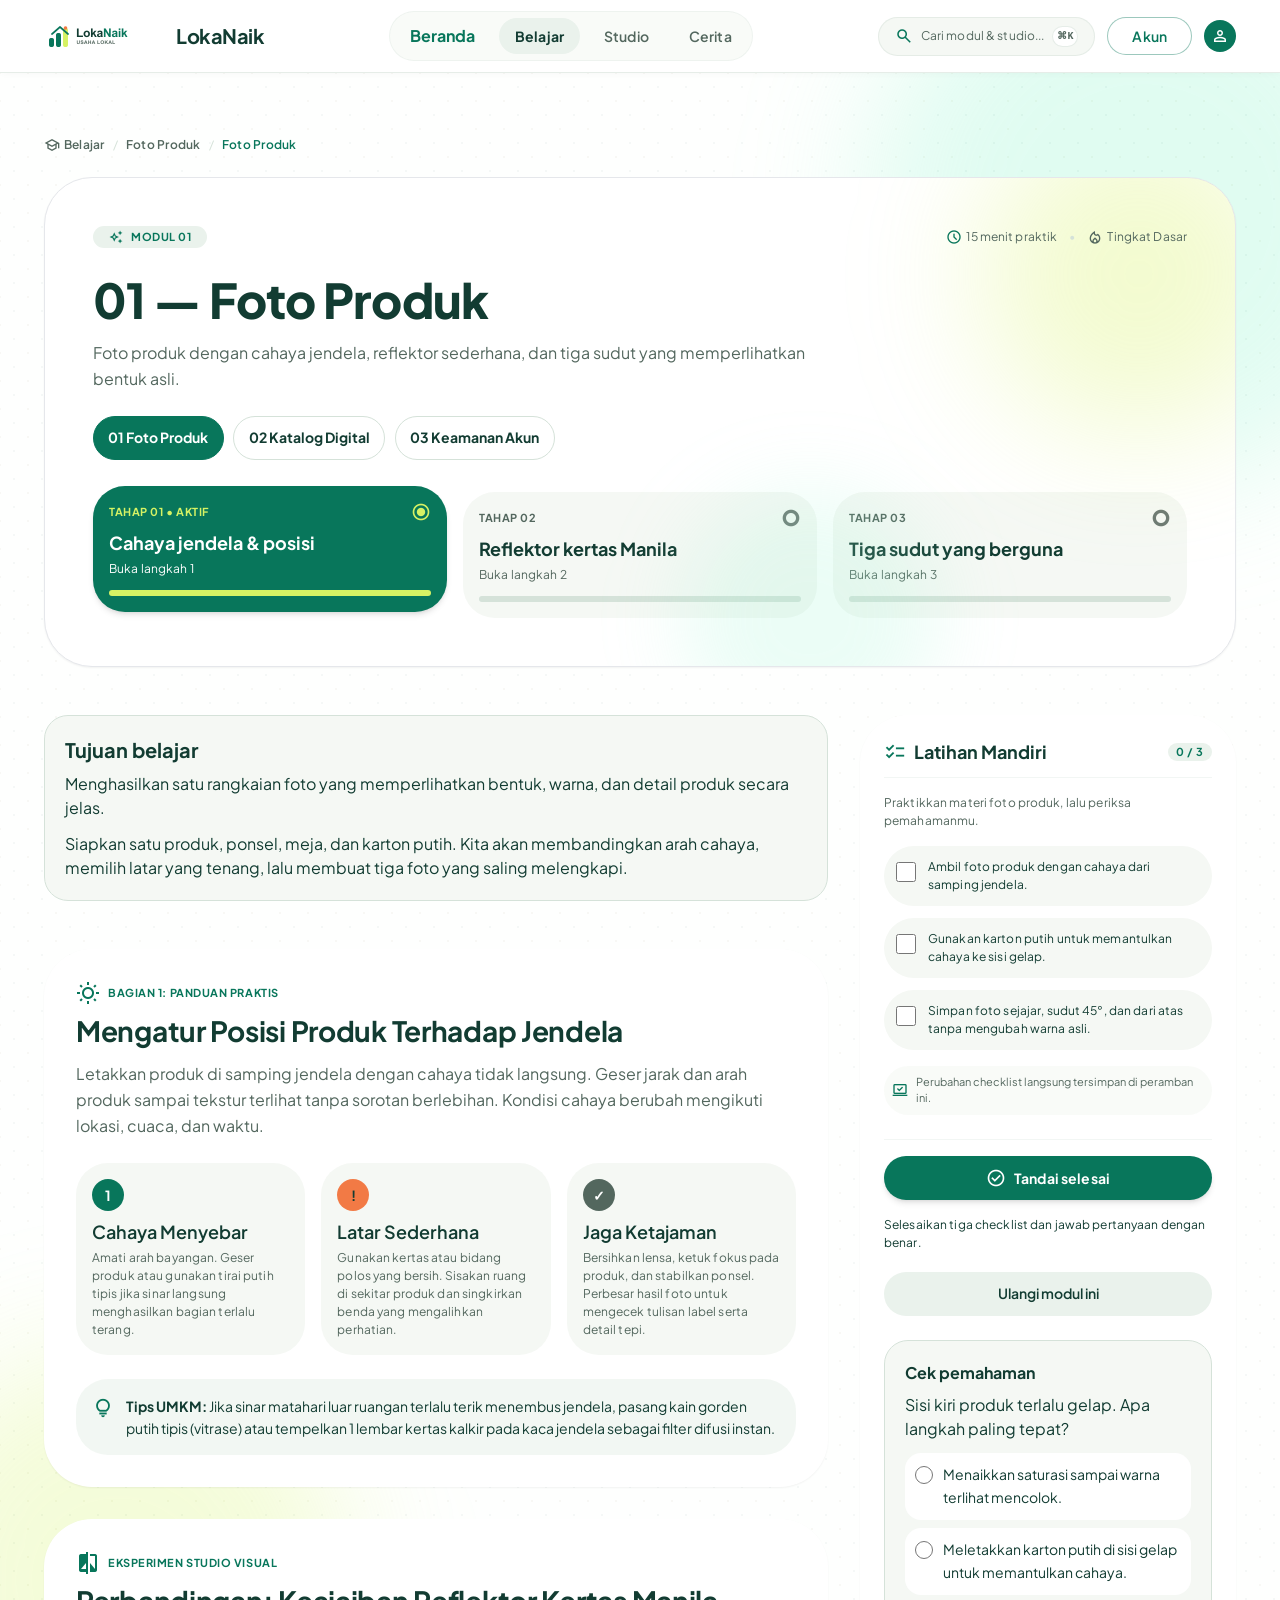
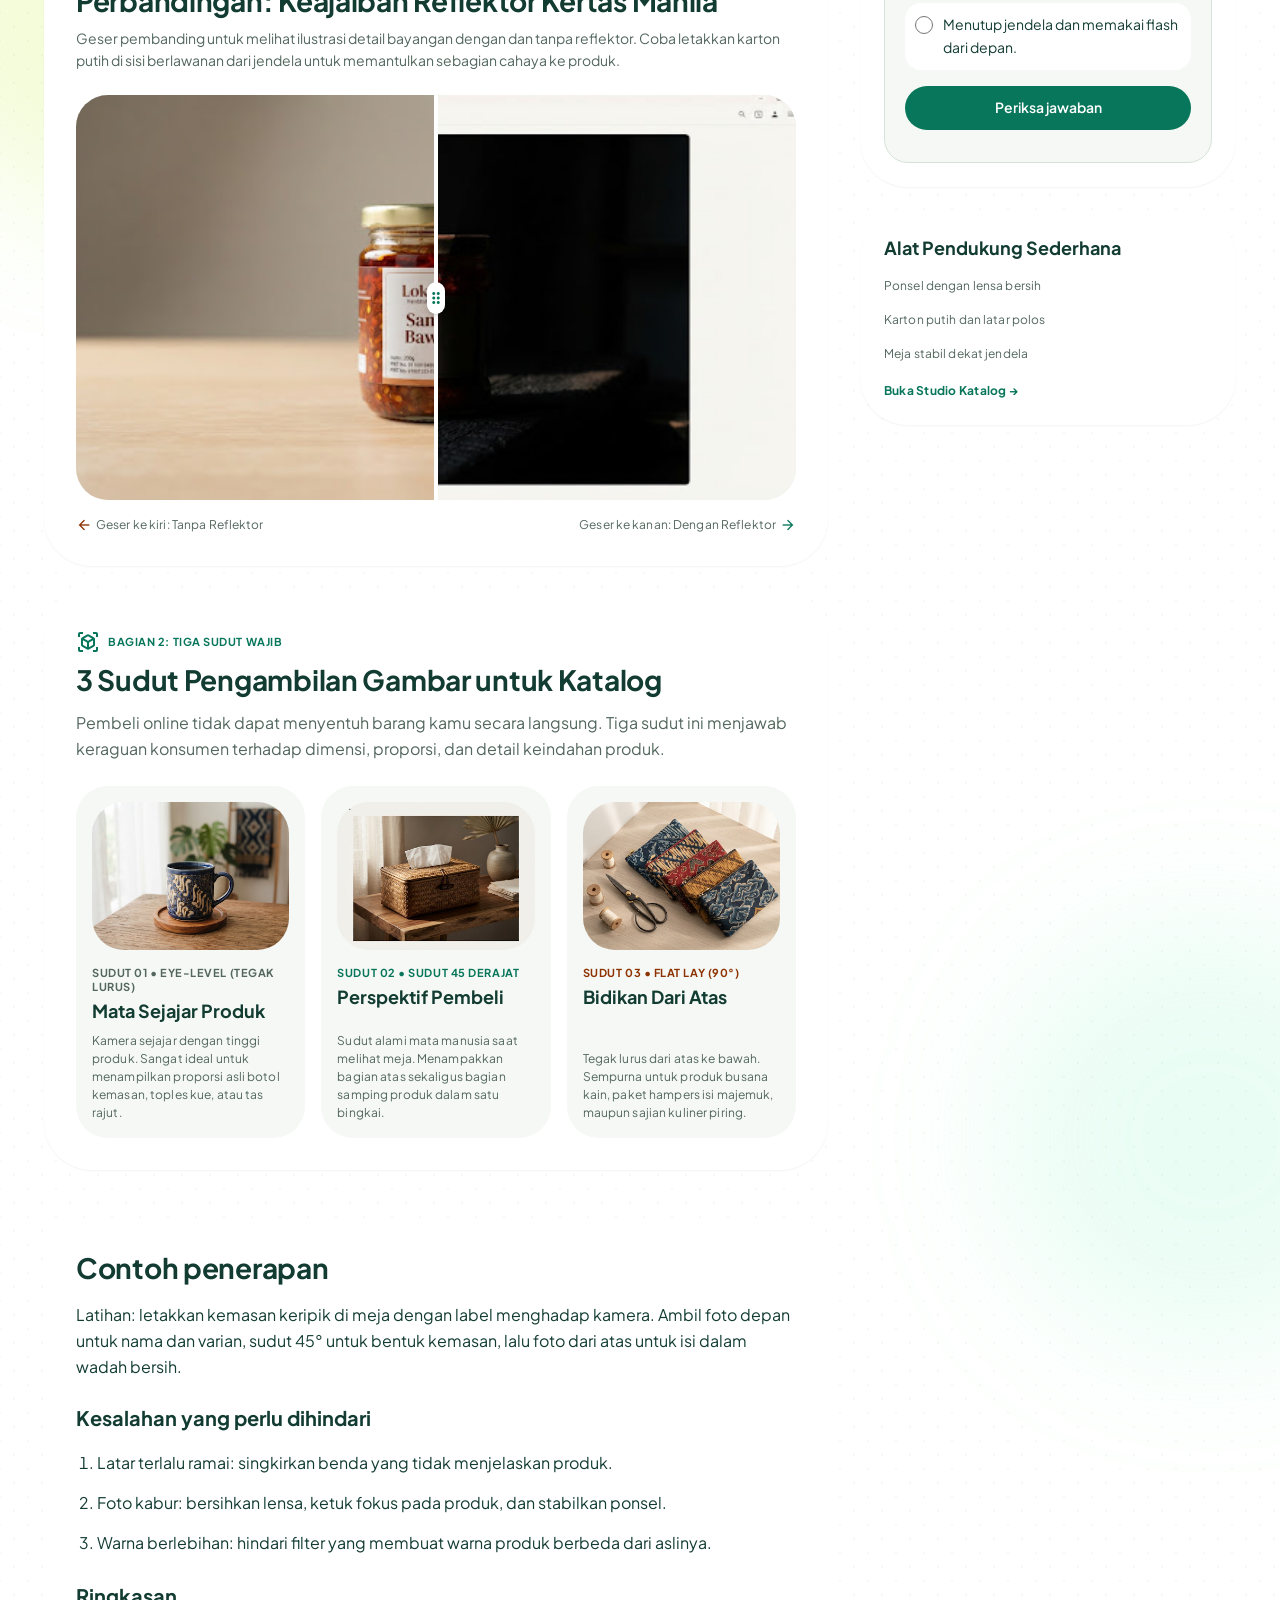
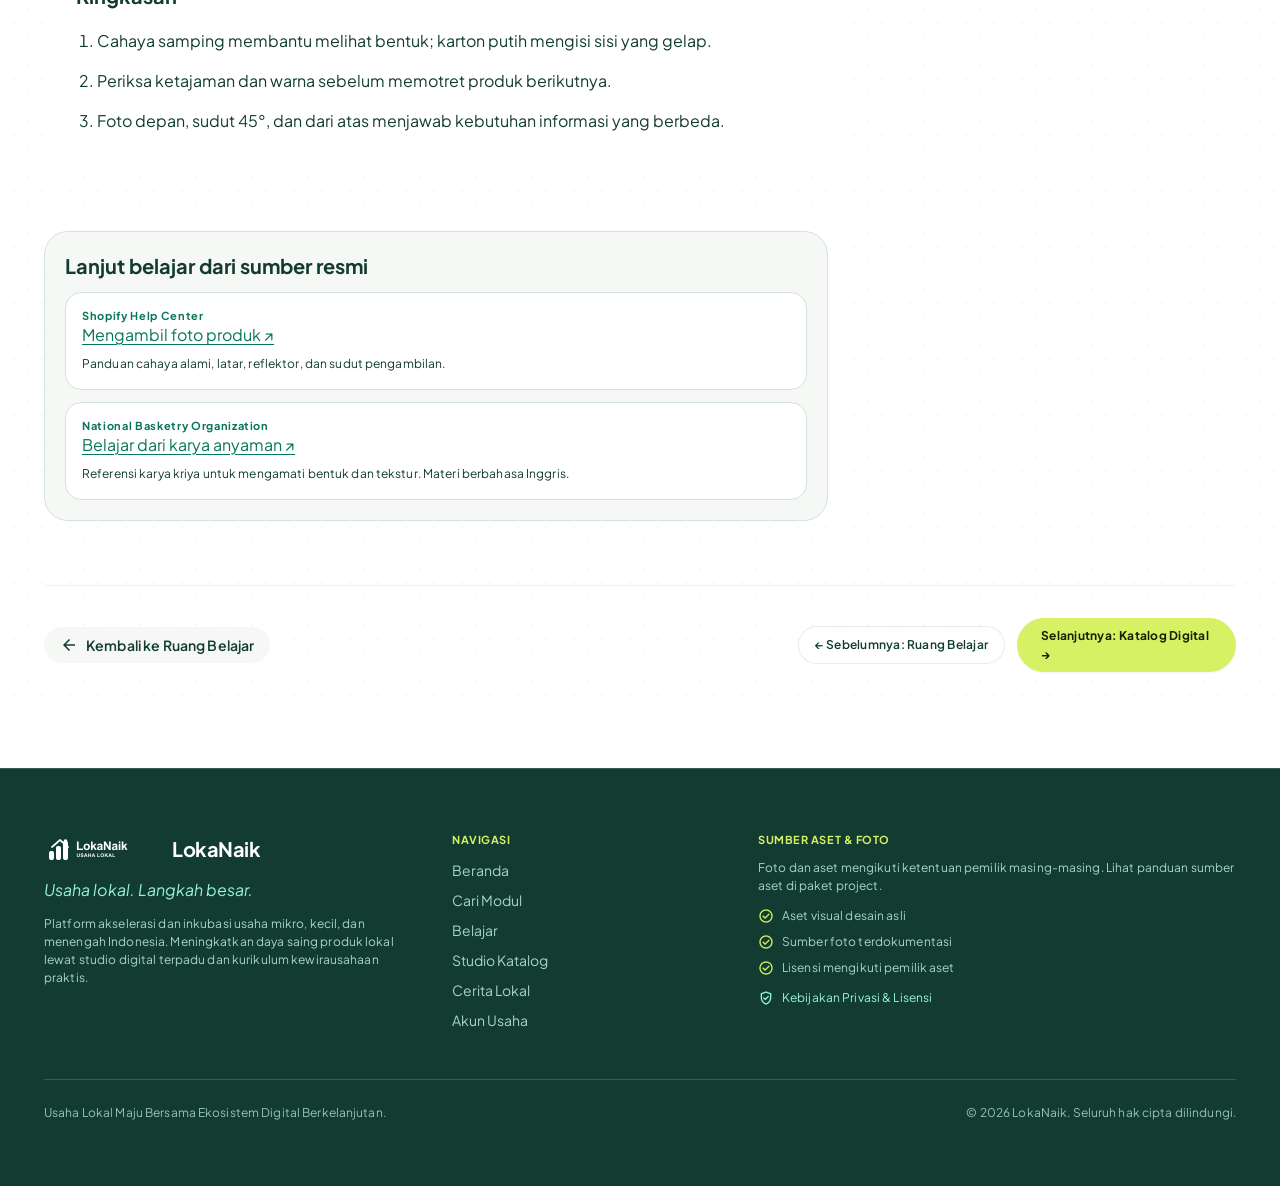
<file: materi.html>
<!DOCTYPE html>

<html lang="id">
  <head>
    <meta charset="utf-8" />
    <meta content="width=device-width, initial-scale=1.0" name="viewport" />
    <title>Materi foto produk, katalog, dan keamanan — LokaNaik</title>
    <link href="assets/css/fonts.css" rel="stylesheet" />
    <link href="assets/css/italic.css" rel="stylesheet" />
    <link href="assets/css/symbols.css" rel="stylesheet" />
    <link href="assets/css/design.css" rel="stylesheet" />
    <link href="assets/css/original.css" rel="stylesheet" />
    <link href="assets/css/app.css" rel="stylesheet" />
    <meta
      content="Pelajari langkah praktis, kerjakan latihan, periksa pemahaman, dan simpan progres belajar pada perangkat ini."
      name="description"
    />
    <link href="assets/images/asset-1e4d7e0e90ff.png" rel="icon" />
    <meta content="index, follow" name="robots" />
    <meta content="website" property="og:type" />
    <meta content="id_ID" property="og:locale" />
    <meta content="LokaNaik" property="og:site_name" />
    <meta
      content="Materi foto produk, katalog, dan keamanan — LokaNaik"
      property="og:title"
    />
    <meta
      content="Pelajari langkah praktis, kerjakan latihan, periksa pemahaman, dan simpan progres belajar pada perangkat ini."
      property="og:description"
    />
    <meta content="summary_large_image" name="twitter:card" />
    <meta
      content="Materi foto produk, katalog, dan keamanan — LokaNaik"
      name="twitter:title"
    />
    <meta
      content="Pelajari langkah praktis, kerjakan latihan, periksa pemahaman, dan simpan progres belajar pada perangkat ini."
      name="twitter:description"
    />
    <meta
      content="default-src 'self'; script-src 'self'; style-src 'self' 'unsafe-inline'; img-src 'self' data: blob:; font-src 'self'; connect-src 'none'; object-src 'none'; base-uri 'self'; form-action 'none'"
      http-equiv="Content-Security-Policy"
    />
    <meta content="strict-origin-when-cross-origin" name="referrer" />
    <link href="assets/css/static.css" rel="stylesheet" />
  </head>
  <body
    class="bg-surface font-body-md text-on-surface antialiased"
    data-site-page="materi"
  >
    <a class="skip-link" href="#main-content">Lewati navigasi</a>
    <header
      class="fixed top-0 left-0 w-full z-50 bg-surface-container-lowest border-b border-outline-variant/60 shadow-[0_2px_8px_-2px_rgba(18,60,50,0.04)]"
    >
      <div
        class="h-[72px] max-w-[1240px] mx-auto px-gutter-desktop flex items-center justify-between gap-space-md"
      >
        <div class="flex items-center gap-space-sm shrink-0">
          <img
            alt="Logo LokaNaik"
            class="h-8 w-auto object-contain"
            decoding="async"
            height="128"
            src="assets/images/asset-1e4d7e0e90ff.png"
            width="480"
          />
          <a
            class="font-headline-sm text-headline-sm text-on-surface tracking-tight font-bold hover:text-primary transition-colors"
            data-path="beranda"
            href="index.html"
          >
            LokaNaik
          </a>
        </div>
        <nav
          aria-label="Navigasi utama"
          class="hidden md:flex items-center gap-space-xs p-1 bg-surface-container-low/60 rounded-full border border-outline-variant/30"
          data-active-classes="bg-surface-container text-primary font-bold rounded-full shadow-sm"
        >
          <a
            class="px-space-md py-space-xs transition-all duration-[240ms] text-primary font-bold rounded-full"
            data-path="beranda"
            href="index.html"
          >
            Beranda
          </a>
          <a
            aria-current="page"
            class="px-space-md py-space-xs font-label-lg text-label-lg text-on-surface-variant hover:text-primary transition-all duration-[240ms] rounded-full active-section"
            data-path="belajar"
            href="belajar.html"
          >
            Belajar
          </a>
          <a
            class="px-space-md py-space-xs font-label-lg text-label-lg text-on-surface-variant hover:text-primary transition-all duration-[240ms] rounded-full"
            data-path="studio"
            href="studio.html"
          >
            Studio
          </a>
          <a
            class="px-space-md py-space-xs font-label-lg text-label-lg text-on-surface-variant hover:text-primary transition-all duration-[240ms] rounded-full"
            data-path="cerita"
            href="cerita.html"
          >
            Cerita
          </a>
        </nav>
        <div class="flex items-center gap-space-sm shrink-0">
          <a
            aria-label="Cari materi, cerita, dan alat"
            class="flex items-center gap-space-xs px-space-md py-space-xs rounded-full bg-surface-container-low hover:bg-surface-container text-on-surface-variant hover:text-on-surface border border-outline-variant/50 transition-all duration-200"
            data-path="cari"
            href="cari.html"
          >
            <span
              aria-hidden="true"
              class="material-symbols-outlined text-[18px] text-primary"
            >
              search
            </span>
            <span class="hidden lg:inline font-body-sm text-body-sm">
              Cari modul &amp; studio...
            </span>
            <kbd
              class="px-space-2xs py-0.5 rounded bg-surface-container-lowest text-[10px] font-semibold text-on-surface-variant border border-outline-variant/60"
            >
              ⌘K
            </kbd>
          </a>
          <a
            class="hidden sm:inline-flex items-center px-space-lg py-space-xs rounded-full bg-surface-container-lowest hover:bg-surface-container-low text-primary hover:text-primary font-label-lg text-label-lg border border-primary/40 transition-all duration-200"
            data-path="akun"
            href="akun.html"
            >Akun</a
          >
          <a
            aria-label="Buka akun"
            class="w-8 h-8 rounded-full bg-primary flex items-center justify-center"
            href="akun.html"
          >
            <span
              aria-hidden="true"
              class="material-symbols-outlined text-on-primary text-[18px]"
            >
              person
            </span>
          </a>
        </div>
      </div>
      <nav aria-label="Navigasi seluler" class="mobile-nav" id="mobile-nav">
        <a href="index.html"> Beranda </a>
        <a href="belajar.html"> Belajar </a>
        <a href="studio.html"> Studio </a>
        <a href="cerita.html"> Cerita </a>
        <a href="cari.html"> Cari </a>
        <a href="akun.html"> Akun </a>
      </nav>
    </header>
    <main class="w-full pt-[72px] bg-surface" id="main-content" tabindex="-1">
      <noscript
        ><p class="loka-subpanel">
          Aktifkan JavaScript untuk memilih modul, mengerjakan latihan, mencari
          materi, dan menggunakan Studio.
        </p></noscript
      >
      <section
        class="w-full bg-surface min-h-[calc(100vh-72px)]"
        data-current-lesson="foto"
        data-page="materi"
        id="materi"
      >
        <div
          class="absolute inset-0 pointer-events-none overflow-hidden select-none z-0"
        >
          <div
            class="absolute top-0 right-0 w-[550px] h-[550px] bg-primary-fixed/30 rounded-full blur-3xl -translate-y-1/4 translate-x-1/4"
          ></div>
          <div
            class="absolute top-1/3 -left-28 w-[460px] h-[460px] bg-secondary-fixed/25 rounded-full blur-3xl"
          ></div>
          <div
            class="absolute bottom-1/4 right-0 w-[420px] h-[420px] bg-primary-fixed/20 rounded-full blur-3xl translate-x-1/3"
          ></div>
          <div
            class="absolute inset-0 opacity-[0.035]"
            style="
              background-image:
                radial-gradient(#005b45 1px, transparent 1px),
                radial-gradient(#546500 1px, #e6fff5 1px);
              background-size: 28px 28px;
              background-position:
                0 0,
                14px 14px;
            "
          ></div>
        </div>
        <div class="flex flex-col w-full relative">
          <div
            class="w-full max-w-[1240px] mx-auto px-gutter-mobile md:px-gutter-desktop py-space-xl"
          >
            <nav
              aria-label="Breadcrumb"
              class="flex items-center gap-space-xs text-on-surface-variant font-label-md text-label-md mb-space-lg flex-wrap"
            >
              <a
                class="hover:text-primary transition-colors flex items-center gap-1"
                data-path="belajar"
                href="belajar.html"
              >
                <span
                  aria-hidden="true"
                  class="material-symbols-outlined text-[16px]"
                >
                  school
                </span>
                Belajar
              </a>
              <span class="text-outline-variant font-normal"> / </span>
              <a
                class="hover:text-primary transition-colors"
                data-lesson-category=""
                data-path="belajar"
                href="belajar.html"
              >
                Foto Produk
              </a>
              <span class="text-outline-variant font-normal"> / </span>
              <span
                aria-current="location"
                class="text-primary font-semibold truncate max-w-[260px] md:max-w-none"
                data-lesson-breadcrumb=""
              >
                01. Memanfaatkan Cahaya Alami Jendela
              </span>
            </nav>
            <div
              class="relative bg-surface-container-lowest rounded-xl p-space-lg md:p-space-2xl shadow-sm mb-space-2xl overflow-hidden border"
            >
              <div
                class="absolute -right-16 -top-16 w-80 h-80 bg-secondary-fixed/30 rounded-full blur-3xl pointer-events-none"
              ></div>
              <div
                class="absolute right-1/4 -bottom-20 w-64 h-64 bg-primary-fixed/20 rounded-full blur-2xl pointer-events-none"
              ></div>
              <div
                class="relative z-10 flex flex-col md:flex-row md:items-center justify-between gap-space-md mb-space-lg"
              >
                <div
                  class="inline-flex items-center gap-space-xs px-space-md py-1 bg-surface-container text-primary font-label-caps text-label-caps uppercase tracking-wider rounded-full self-start"
                >
                  <span
                    aria-hidden="true"
                    class="material-symbols-outlined text-[14px]"
                  >
                    auto_awesome
                  </span>
                  <span data-lesson-badge=""> Modul Foto Produk </span>
                </div>
                <div
                  class="flex items-center gap-space-sm text-body-sm font-body-sm text-on-surface-variant"
                >
                  <span class="flex items-center gap-1">
                    <span
                      aria-hidden="true"
                      class="material-symbols-outlined text-primary text-[16px]"
                    >
                      schedule
                    </span>
                    <span data-lesson-time=""> 12 Menit Praktik </span>
                  </span>
                  <span class="text-outline-variant"> • </span>
                  <span class="flex items-center gap-1">
                    <span
                      aria-hidden="true"
                      class="material-symbols-outlined text-secondary text-[16px]"
                    >
                      local_fire_department
                    </span>
                    Tingkat Dasar
                  </span>
                </div>
              </div>
              <div class="relative z-10 max-w-3xl">
                <h1
                  class="font-display text-headline-md md:text-display text-on-surface tracking-tight mb-space-sm font-bold"
                  id="lesson-title"
                >
                  01 — Foto Produk
                </h1>
                <p
                  class="font-body-lg text-body-lg text-on-surface-variant leading-relaxed"
                  id="lesson-subtitle"
                >
                  Foto produk dengan cahaya jendela, reflektor sederhana, dan
                  tiga sudut yang memperlihatkan bentuk asli.
                </p>
              </div>
              <nav aria-label="Pilih modul" class="module-switcher">
                <a data-module-link="foto" href="materi.html?modul=foto"
                  >01 Foto Produk</a
                ><a data-module-link="katalog" href="materi.html?modul=katalog"
                  >02 Katalog Digital</a
                ><a
                  data-module-link="keamanan"
                  href="materi.html?modul=keamanan"
                  >03 Keamanan Akun</a
                >
              </nav>
              <div
                class="mt-space-xl pt-space-md grid grid-cols-1 md:grid-cols-3 gap-space-md"
                data-lesson-stages=""
              >
                <a
                  class="relative group bg-primary text-on-primary p-space-md rounded-lg shadow-md -translate-y-1.5 transition-all"
                  href="#foto-part-1"
                >
                  <div class="flex items-center justify-between mb-space-xs">
                    <span
                      class="font-label-caps text-label-caps text-secondary-fixed uppercase tracking-wider"
                    >
                      Tahap 01 • Aktif
                    </span>
                    <span
                      aria-hidden="true"
                      class="material-symbols-outlined text-secondary-fixed text-[20px]"
                    >
                      radio_button_checked
                    </span>
                  </div>
                  <p class="font-title text-title font-bold text-on-primary">
                    Buka langkah ini
                  </p>
                  <p
                    class="font-body-sm text-body-sm text-on-primary-container mt-1"
                  >
                    Mengukur jarak 1-1.5 meter dan jam pencahayaan lembut.
                  </p>
                  <div
                    class="mt-space-sm w-full bg-primary-container h-1.5 rounded-full overflow-hidden"
                  >
                    <div class="bg-secondary-fixed h-full w-full"></div>
                  </div>
                </a>
                <a
                  class="group bg-surface-container-low hover:bg-surface-container text-on-surface p-space-md rounded-lg transition-all hover:-translate-y-0.5"
                  href="#foto-part-2"
                >
                  <div class="flex items-center justify-between mb-space-xs">
                    <span
                      class="font-label-caps text-label-caps text-on-surface-variant uppercase tracking-wider"
                    >
                      Tahap 02
                    </span>
                    <span
                      aria-hidden="true"
                      class="material-symbols-outlined text-outline text-[20px]"
                    >
                      trip_origin
                    </span>
                  </div>
                  <p
                    class="font-title text-title font-bold text-on-surface group-hover:text-primary transition-colors"
                  >
                    Buka langkah ini
                  </p>
                  <p
                    class="font-body-sm text-body-sm text-on-surface-variant mt-1"
                  >
                    Membendung bayangan mati di sisi gelap produk dengan
                    pantulan Rp5.000.
                  </p>
                  <div
                    class="mt-space-sm w-full bg-surface-container-highest h-1.5 rounded-full"
                  ></div>
                </a>
                <a
                  class="group bg-surface-container-low hover:bg-surface-container text-on-surface p-space-md rounded-lg transition-all hover:-translate-y-0.5"
                  href="#foto-part-3"
                >
                  <div class="flex items-center justify-between mb-space-xs">
                    <span
                      class="font-label-caps text-label-caps text-on-surface-variant uppercase tracking-wider"
                    >
                      Tahap 03
                    </span>
                    <span
                      aria-hidden="true"
                      class="material-symbols-outlined text-outline text-[20px]"
                    >
                      trip_origin
                    </span>
                  </div>
                  <p
                    class="font-title text-title font-bold text-on-surface group-hover:text-primary transition-colors"
                  >
                    Buka langkah ini
                  </p>
                  <p
                    class="font-body-sm text-body-sm text-on-surface-variant mt-1"
                  >
                    Eye-level, 45 derajat proporsional, dan tata letak flat lay
                    atas.
                  </p>
                  <div
                    class="mt-space-sm w-full bg-surface-container-highest h-1.5 rounded-full"
                  ></div>
                </a>
              </div>
            </div>
            <div
              class="grid grid-cols-1 lg:grid-cols-12 gap-space-xl items-start"
            >
              <div class="lg:col-span-8 flex flex-col gap-space-2xl">
                <section class="lesson-goal loka-subpanel">
                  <h2 class="font-bold text-headline-sm">Tujuan belajar</h2>
                  <p class="mt-2" id="lesson-goal">
                    Menghasilkan satu rangkaian foto yang memperlihatkan bentuk,
                    warna, dan detail produk secara jelas.
                  </p>
                  <p class="mt-3" id="lesson-intro">
                    Siapkan satu produk, ponsel, meja, dan karton putih. Kita
                    akan membandingkan arah cahaya, memilih latar yang tenang,
                    lalu membuat tiga foto yang saling melengkapi.
                  </p>
                </section>
                <article class="lesson-content" data-module-content="foto">
                  <section
                    class="bg-surface-container-lowest rounded-xl p-space-lg md:p-space-xl shadow-sm"
                    data-ui-id="bagian-posisi"
                    id="foto-part-1"
                  >
                    <div
                      class="flex items-center gap-space-xs text-primary mb-space-xs"
                    >
                      <span
                        aria-hidden="true"
                        class="material-symbols-outlined text-[24px]"
                      >
                        wb_sunny
                      </span>
                      <span
                        class="font-label-caps text-label-caps uppercase tracking-wider text-primary font-bold"
                      >
                        Bagian 1: Panduan Praktis
                      </span>
                    </div>
                    <h2
                      class="font-headline-md text-headline-md text-on-surface font-bold mb-space-sm"
                    >
                      Mengatur Posisi Produk Terhadap Jendela
                    </h2>
                    <p
                      class="font-body-lg text-body-lg text-on-surface-variant mb-space-lg"
                    >
                      Letakkan produk di samping jendela dengan cahaya tidak
                      langsung. Geser jarak dan arah produk sampai tekstur
                      terlihat tanpa sorotan berlebihan. Kondisi cahaya berubah
                      mengikuti lokasi, cuaca, dan waktu.
                    </p>
                    <div
                      class="grid grid-cols-1 sm:grid-cols-3 gap-space-md mb-space-lg"
                    >
                      <div
                        class="bg-surface-container-low p-space-md rounded-lg"
                      >
                        <div
                          class="w-8 h-8 rounded-full bg-primary-container text-on-primary-container flex items-center justify-center font-bold text-sm mb-space-xs"
                        >
                          1
                        </div>
                        <p
                          class="font-title text-title text-on-surface font-semibold mb-1"
                        >
                          Cahaya Menyebar
                        </p>
                        <p
                          class="font-body-sm text-body-sm text-on-surface-variant"
                        >
                          Amati arah bayangan. Geser produk atau gunakan tirai
                          putih tipis jika sinar langsung menghasilkan bagian
                          terlalu terang.
                        </p>
                      </div>
                      <div
                        class="bg-surface-container-low p-space-md rounded-lg"
                      >
                        <div
                          class="w-8 h-8 rounded-full bg-tertiary-container text-on-tertiary-container flex items-center justify-center font-bold text-sm mb-space-xs"
                        >
                          !
                        </div>
                        <p
                          class="font-title text-title text-on-surface font-semibold mb-1"
                        >
                          Latar Sederhana
                        </p>
                        <p
                          class="font-body-sm text-body-sm text-on-surface-variant"
                        >
                          Gunakan kertas atau bidang polos yang bersih. Sisakan
                          ruang di sekitar produk dan singkirkan benda yang
                          mengalihkan perhatian.
                        </p>
                      </div>
                      <div
                        class="bg-surface-container-low p-space-md rounded-lg"
                      >
                        <div
                          class="w-8 h-8 rounded-full bg-secondary text-on-secondary flex items-center justify-center font-bold text-sm mb-space-xs"
                        >
                          ✓
                        </div>
                        <p
                          class="font-title text-title text-on-surface font-semibold mb-1"
                        >
                          Jaga Ketajaman
                        </p>
                        <p
                          class="font-body-sm text-body-sm text-on-surface-variant"
                        >
                          Bersihkan lensa, ketuk fokus pada produk, dan
                          stabilkan ponsel. Perbesar hasil foto untuk mengecek
                          tulisan label serta detail tepi.
                        </p>
                      </div>
                    </div>
                    <div
                      class="bg-surface-container-high/60 rounded-lg p-space-md flex items-start gap-space-sm"
                    >
                      <span
                        aria-hidden="true"
                        class="material-symbols-outlined text-primary text-[22px] mt-0.5"
                      >
                        lightbulb
                      </span>
                      <p class="font-body-md text-body-md text-on-surface">
                        <strong> Tips UMKM: </strong>
                        Jika sinar matahari luar ruangan terlalu terik menembus
                        jendela, pasang kain gorden putih tipis (vitrase) atau
                        tempelkan 1 lembar kertas kalkir pada kaca jendela
                        sebagai filter difusi instan.
                      </p>
                    </div>
                  </section>
                  <section
                    class="bg-surface-container-lowest rounded-xl p-space-lg md:p-space-xl shadow-sm"
                    data-ui-id="bagian-reflektor"
                    id="foto-part-2"
                  >
                    <div
                      class="flex items-center gap-space-xs text-primary mb-space-xs"
                    >
                      <span
                        aria-hidden="true"
                        class="material-symbols-outlined text-[24px]"
                      >
                        compare
                      </span>
                      <span
                        class="font-label-caps text-label-caps uppercase tracking-wider text-primary font-bold"
                      >
                        Eksperimen Studio Visual
                      </span>
                    </div>
                    <h2
                      class="font-headline-md text-headline-md text-on-surface font-bold mb-space-xs"
                    >
                      Perbandingan: Keajaiban Reflektor Kertas Manila
                    </h2>
                    <p
                      class="font-body-md text-body-md text-on-surface-variant mb-space-lg"
                    >
                      Geser pembanding untuk melihat ilustrasi detail bayangan
                      dengan dan tanpa reflektor. Coba letakkan karton putih di
                      sisi berlawanan dari jendela untuk memantulkan sebagian
                      cahaya ke produk.
                    </p>
                    <div
                      class="relative w-full aspect-[4/3] sm:aspect-[16/9] rounded-lg overflow-hidden select-none bg-surface-container"
                      data-ui-id="compare-container"
                      id="materi--compare-container"
                      style="--compare-position: 50%"
                    >
                      <div class="absolute inset-0 w-full h-full">
                        <img
                          alt="Foto Tanpa Reflektor"
                          class="w-full h-full object-cover"
                          decoding="async"
                          height="279"
                          loading="lazy"
                          src="assets/images/asset-6b3cf6f63123.jpg"
                          width="512"
                        />
                        <div
                          class="absolute top-4 left-4 bg-inverse-surface/80 backdrop-blur text-inverse-on-surface font-label-caps text-label-caps px-space-sm py-1 rounded-full uppercase"
                        >
                          Tanpa Reflektor (Bayangan Gelap Tajam)
                        </div>
                      </div>
                      <div
                        class="absolute inset-0 w-full h-full overflow-hidden"
                        data-ui-id="compare-overlay"
                        id="materi--compare-overlay"
                        style="clip-path: inset(0 50% 0 0)"
                      >
                        <div
                          class="relative w-full h-full"
                          style="width: 100%; height: 100%"
                        >
                          <img
                            alt="Foto Dengan Reflektor Karton Putih"
                            class="w-full h-full object-cover"
                            decoding="async"
                            height="279"
                            loading="lazy"
                            src="assets/images/asset-157d534e7979.jpg"
                            width="512"
                          />
                        </div>
                        <div
                          class="absolute top-4 right-4 bg-primary text-on-primary font-label-caps text-label-caps px-space-sm py-1 rounded-full uppercase shadow-sm"
                        >
                          Dengan Reflektor (Bayangan Lembut Terisi)
                        </div>
                      </div>
                      <div
                        class="absolute top-0 bottom-0 w-1 bg-surface-container-lowest shadow-lg cursor-ew-resize flex items-center justify-center -translate-x-1/2"
                        data-ui-id="compare-slider-bar"
                        id="materi--compare-slider-bar"
                        style="left: 50%"
                      >
                        <div
                          class="w-8 h-8 rounded-full bg-surface-container-lowest text-primary shadow-md flex items-center justify-center font-bold text-xs pointer-events-none"
                        >
                          <span
                            aria-hidden="true"
                            class="material-symbols-outlined text-[18px]"
                          >
                            drag_indicator
                          </span>
                        </div>
                      </div>
                      <input
                        aria-label="Bandingkan foto sebelum dan sesudah penggunaan reflektor"
                        aria-valuetext="50% foto dengan reflektor"
                        class="absolute inset-0 w-full h-full opacity-0 cursor-ew-resize z-20"
                        data-ui-id="compare-range-input"
                        id="materi--compare-range-input"
                        max="100"
                        min="0"
                        name="materi--compare-range-input"
                        step="1"
                        type="range"
                        value="50"
                      />
                    </div>
                    <div
                      class="mt-space-md flex items-center justify-between text-body-sm font-body-sm text-on-surface-variant"
                    >
                      <span class="flex items-center gap-1">
                        <span
                          aria-hidden="true"
                          class="material-symbols-outlined text-[16px] text-tertiary"
                        >
                          arrow_back
                        </span>
                        Geser ke kiri: Tanpa Reflektor
                      </span>
                      <span class="flex items-center gap-1">
                        Geser ke kanan: Dengan Reflektor
                        <span
                          aria-hidden="true"
                          class="material-symbols-outlined text-[16px] text-primary"
                        >
                          arrow_forward
                        </span>
                      </span>
                    </div>
                  </section>
                  <section
                    class="bg-surface-container-lowest rounded-xl p-space-lg md:p-space-xl shadow-sm"
                    data-ui-id="bagian-sudut"
                    id="foto-part-3"
                  >
                    <div
                      class="flex items-center gap-space-xs text-primary mb-space-xs"
                    >
                      <span
                        aria-hidden="true"
                        class="material-symbols-outlined text-[24px]"
                      >
                        view_in_ar
                      </span>
                      <span
                        class="font-label-caps text-label-caps uppercase tracking-wider text-primary font-bold"
                      >
                        Bagian 2: Tiga Sudut Wajib
                      </span>
                    </div>
                    <h2
                      class="font-headline-md text-headline-md text-on-surface font-bold mb-space-sm"
                    >
                      3 Sudut Pengambilan Gambar untuk Katalog
                    </h2>
                    <p
                      class="font-body-lg text-body-lg text-on-surface-variant mb-space-lg"
                    >
                      Pembeli online tidak dapat menyentuh barang kamu secara
                      langsung. Tiga sudut ini menjawab keraguan konsumen
                      terhadap dimensi, proporsi, dan detail keindahan produk.
                    </p>
                    <div class="grid grid-cols-1 md:grid-cols-3 gap-space-md">
                      <div
                        class="bg-surface-container-low rounded-lg p-space-md flex flex-col"
                      >
                        <div
                          class="w-full aspect-[4/3] rounded-lg overflow-hidden mb-space-md bg-surface-container"
                        >
                          <img
                            alt="Sudut Datar Eye-level"
                            class="w-full h-full object-cover"
                            decoding="async"
                            height="279"
                            loading="lazy"
                            src="assets/images/asset-3b0791363cc0.jpg"
                            width="512"
                          />
                        </div>
                        <span
                          class="font-label-caps text-label-caps uppercase tracking-wider text-secondary font-bold mb-1"
                        >
                          Sudut 01 • Eye-Level (Tegak Lurus)
                        </span>
                        <h3
                          class="font-title text-title font-bold text-on-surface mb-space-xs"
                        >
                          Mata Sejajar Produk
                        </h3>
                        <p
                          class="font-body-sm text-body-sm text-on-surface-variant mt-auto"
                        >
                          Kamera sejajar dengan tinggi produk. Sangat ideal
                          untuk menampilkan proporsi asli botol kemasan, toples
                          kue, atau tas rajut.
                        </p>
                      </div>
                      <div
                        class="bg-surface-container-low rounded-lg p-space-md flex flex-col"
                      >
                        <div
                          class="w-full aspect-[4/3] rounded-lg overflow-hidden mb-space-md bg-surface-container"
                        >
                          <img
                            alt="Sudut 45 Derajat Proporsional"
                            class="w-full h-full object-cover"
                            decoding="async"
                            height="279"
                            loading="lazy"
                            src="assets/images/asset-b104b8436c92.jpg"
                            width="512"
                          />
                        </div>
                        <span
                          class="font-label-caps text-label-caps uppercase tracking-wider text-primary font-bold mb-1"
                        >
                          Sudut 02 • Sudut 45 Derajat
                        </span>
                        <h3
                          class="font-title text-title font-bold text-on-surface mb-space-xs"
                        >
                          Perspektif Pembeli
                        </h3>
                        <p
                          class="font-body-sm text-body-sm text-on-surface-variant mt-auto"
                        >
                          Sudut alami mata manusia saat melihat meja.
                          Menampakkan bagian atas sekaligus bagian samping
                          produk dalam satu bingkai.
                        </p>
                      </div>
                      <div
                        class="bg-surface-container-low rounded-lg p-space-md flex flex-col"
                      >
                        <div
                          class="w-full aspect-[4/3] rounded-lg overflow-hidden mb-space-md bg-surface-container"
                        >
                          <img
                            alt="Sudut Flat Lay 90 Derajat"
                            class="w-full h-full object-cover"
                            decoding="async"
                            height="279"
                            loading="lazy"
                            src="assets/images/asset-8524c2e0c5de.jpg"
                            width="512"
                          />
                        </div>
                        <span
                          class="font-label-caps text-label-caps uppercase tracking-wider text-tertiary font-bold mb-1"
                        >
                          Sudut 03 • Flat Lay (90°)
                        </span>
                        <h3
                          class="font-title text-title font-bold text-on-surface mb-space-xs"
                        >
                          Bidikan Dari Atas
                        </h3>
                        <p
                          class="font-body-sm text-body-sm text-on-surface-variant mt-auto"
                        >
                          Tegak lurus dari atas ke bawah. Sempurna untuk produk
                          busana kain, paket hampers isi majemuk, maupun sajian
                          kuliner piring.
                        </p>
                      </div>
                    </div>
                  </section>
                </article>
                <article
                  class="lesson-content"
                  data-module-content="keamanan"
                  hidden
                >
                  <section
                    class="lesson-section bg-surface-container-lowest rounded-xl p-space-lg md:p-space-xl shadow-sm"
                    id="keamanan-part-1"
                  >
                    <h2 class="font-headline-md text-headline-md font-bold">
                      Sandi unik dan verifikasi dua langkah
                    </h2>
                    <p class="mt-3 text-body-lg text-on-surface-variant">
                      Gunakan frasa sandi panjang yang berbeda untuk setiap
                      layanan. Pengelola sandi tepercaya membantu membuat serta
                      menyimpannya. Aktifkan MFA melalui pengaturan resmi dan
                      simpan kode pemulihan di tempat privat.
                    </p>
                    <ol class="lesson-steps">
                      <li>Jangan memakai ulang sandi email untuk akun toko.</li>
                      <li>
                        Buka menu Keamanan pada aplikasi atau situs penyedia
                        yang kamu ketik sendiri.
                      </li>
                      <li>
                        Pilih metode verifikasi yang ditawarkan penyedia; jangan
                        bagikan kode pemulihan.
                      </li>
                    </ol>
                  </section>
                  <section
                    class="lesson-section bg-surface-container-lowest rounded-xl p-space-lg md:p-space-xl shadow-sm"
                    id="keamanan-part-2"
                  >
                    <h2 class="font-headline-md text-headline-md font-bold">
                      Kenali phishing dan periksa alamat situs
                    </h2>
                    <p class="mt-3 text-body-lg text-on-surface-variant">
                      Pesan mendesak tidak membuktikan bahwa pengirim adalah
                      petugas. Periksa nama domain dengan teliti, bukan hanya
                      logo atau ikon gembok. Jika ragu, tutup tautan dan buka
                      aplikasi resmi untuk memeriksa pemberitahuan.
                    </p>
                    <ol class="lesson-steps">
                      <li>
                        Jangan memasukkan kredensial pada tautan yang belum kamu
                        pastikan.
                      </li>
                      <li>
                        Waspadai salah eja dan nama merek yang ditempelkan pada
                        domain asing.
                      </li>
                      <li>
                        Jangan memasang berkas aplikasi dari pesan yang tidak
                        kamu harapkan.
                      </li>
                    </ol>
                  </section>
                  <section
                    class="lesson-section bg-surface-container-lowest rounded-xl p-space-lg md:p-space-xl shadow-sm"
                    id="keamanan-part-3"
                  >
                    <h2 class="font-headline-md text-headline-md font-bold">
                      OTP dan kebiasaan aman sehari-hari
                    </h2>
                    <p class="mt-3 text-body-lg text-on-surface-variant">
                      Kode OTP digunakan untuk proses yang kamu mulai sendiri
                      pada layanan yang benar. Petugas lewat chat tidak perlu
                      meminta kodenya. Periksa sesi perangkat secara berkala dan
                      perbarui aplikasi dari toko resmi.
                    </p>
                    <ol class="lesson-steps">
                      <li>
                        Tolak permintaan OTP, sandi, atau kode cadangan melalui
                        chat dan telepon.
                      </li>
                      <li>
                        Periksa pembayaran di aplikasi resmi, bukan hanya dari
                        foto bukti transfer.
                      </li>
                      <li>
                        Jika ada aktivitas asing, gunakan panduan pemulihan
                        penyedia dan keluarkan sesi yang tidak dikenal.
                      </li>
                    </ol>
                  </section>
                </article>
                <article
                  class="lesson-content"
                  data-module-content="katalog"
                  hidden
                >
                  <section
                    class="lesson-section bg-surface-container-lowest rounded-xl p-space-lg md:p-space-xl shadow-sm"
                    id="katalog-part-1"
                  >
                    <h2 class="font-headline-md text-headline-md font-bold">
                      Nama, kategori, bahan, dan varian
                    </h2>
                    <p class="mt-3 text-body-lg text-on-surface-variant">
                      Nama produk perlu menjelaskan barangnya. Pisahkan jenis
                      produk dari variasinya agar pembeli tidak perlu menebak
                      isi paket. Catat bahan berdasarkan keterangan pembuat,
                      bukan hanya penampilan pada foto.
                    </p>
                    <ol class="lesson-steps">
                      <li>
                        Gunakan pola jenis + varian + ukuran: Keripik Pisang
                        Cokelat 225 g.
                      </li>
                      <li>
                        Kelompokkan kategori dengan konsisten, misalnya Kuliner
                        atau Kerajinan.
                      </li>
                      <li>
                        Tuliskan bahan, ukuran beserta satuannya, pilihan
                        warna/rasa, dan isi per kemasan.
                      </li>
                    </ol>
                  </section>
                  <section
                    class="lesson-section bg-surface-container-lowest rounded-xl p-space-lg md:p-space-xl shadow-sm"
                    id="katalog-part-2"
                  >
                    <h2 class="font-headline-md text-headline-md font-bold">
                      Harga dan ketersediaan yang jelas
                    </h2>
                    <p class="mt-3 text-body-lg text-on-surface-variant">
                      Tentukan apakah harga berlaku per satuan, per bungkus,
                      atau per set. Bedakan stok siap kirim dengan barang yang
                      dibuat setelah dipesan. Jika waktu produksi berubah,
                      perbarui keterangannya sebelum dibagikan.
                    </p>
                    <ol class="lesson-steps">
                      <li>
                        Tulis Rp 25.000 / bungkus, bukan hanya angka tanpa
                        konteks.
                      </li>
                      <li>
                        Untuk produk kriya, ukur panjang × lebar × tinggi; untuk
                        makanan, tulis berat bersih.
                      </li>
                      <li>
                        Jelaskan status tersedia atau pre-order dan
                        konfirmasikan waktu proses sesuai kondisi usaha.
                      </li>
                    </ol>
                  </section>
                  <section
                    class="lesson-section bg-surface-container-lowest rounded-xl p-space-lg md:p-space-xl shadow-sm"
                    id="katalog-part-3"
                  >
                    <h2 class="font-headline-md text-headline-md font-bold">
                      Susun hierarki informasi, lalu uji keterbacaan
                    </h2>
                    <p class="mt-3 text-body-lg text-on-surface-variant">
                      Letakkan foto dan nama di bagian yang mudah ditemukan,
                      diikuti harga, spesifikasi, dan deskripsi singkat. Kalimat
                      konkret lebih membantu daripada pujian yang tidak
                      menjelaskan produk.
                    </p>
                    <ol class="lesson-steps">
                      <li>
                        Tulis kegunaan dan ciri yang benar-benar ada; hindari
                        klaim tanpa bukti.
                      </li>
                      <li>
                        Baca pratinjau pada layar ponsel: apakah nama dan harga
                        terbaca tanpa memperbesar?
                      </li>
                      <li>
                        Cocokkan kembali foto, varian, ukuran, harga, dan status
                        sebelum mengunduh ringkasan.
                      </li>
                    </ol>
                  </section>
                </article>
                <section
                  class="lesson-section bg-surface-container-lowest rounded-xl p-space-lg md:p-space-xl"
                >
                  <h2 class="font-bold text-headline-md">Contoh penerapan</h2>
                  <p class="mt-4 leading-relaxed" id="lesson-example">
                    Latihan: letakkan kemasan keripik di meja dengan label
                    menghadap kamera. Ambil foto depan untuk nama dan varian,
                    sudut 45° untuk bentuk kemasan, lalu foto dari atas untuk
                    isi dalam wadah bersih.
                  </p>
                  <h3 class="font-bold text-headline-sm mt-6">
                    Kesalahan yang perlu dihindari
                  </h3>
                  <ul class="lesson-steps" id="lesson-mistakes">
                    <li>
                      Latar terlalu ramai: singkirkan benda yang tidak
                      menjelaskan produk.
                    </li>
                    <li>
                      Foto kabur: bersihkan lensa, ketuk fokus pada produk, dan
                      stabilkan ponsel.
                    </li>
                    <li>
                      Warna berlebihan: hindari filter yang membuat warna produk
                      berbeda dari aslinya.
                    </li>
                  </ul>
                  <h3 class="font-bold text-headline-sm mt-6">Ringkasan</h3>
                  <ul class="lesson-steps" id="lesson-summary">
                    <li>
                      Cahaya samping membantu melihat bentuk; karton putih
                      mengisi sisi yang gelap.
                    </li>
                    <li>
                      Periksa ketajaman dan warna sebelum memotret produk
                      berikutnya.
                    </li>
                    <li>
                      Foto depan, sudut 45°, dan dari atas menjawab kebutuhan
                      informasi yang berbeda.
                    </li>
                  </ul>
                </section>
                <div
                  class="loka-subpanel"
                  data-ui-id="lesson-sources"
                  id="materi--lesson-sources"
                >
                  <h2 class="font-bold text-headline-sm">
                    Lanjut belajar dari sumber resmi
                  </h2>
                  <div
                    class="space-y-3 mt-3"
                    data-ui-id="source-links"
                    id="materi--source-links"
                  >
                    <article class="source-card">
                      <p class="text-label-caps text-primary">
                        Shopify Help Center
                      </p>
                      <a
                        class="source-link"
                        href="https://help.shopify.com/id/manual/products/product-media/product-photography"
                        rel="noopener noreferrer"
                        target="_blank"
                        >Mengambil foto produk ↗</a
                      >
                      <p class="text-body-sm mt-2">
                        Panduan cahaya alami, latar, reflektor, dan sudut
                        pengambilan.
                      </p>
                    </article>
                    <article class="source-card">
                      <p class="text-label-caps text-primary">
                        National Basketry Organization
                      </p>
                      <a
                        class="source-link"
                        href="https://nationalbasketry.org/"
                        rel="noopener noreferrer"
                        target="_blank"
                        >Belajar dari karya anyaman ↗</a
                      >
                      <p class="text-body-sm mt-2">
                        Referensi karya kriya untuk mengamati bentuk dan
                        tekstur. Materi berbahasa Inggris.
                      </p>
                    </article>
                  </div>
                </div>
              </div>
              <div
                class="lg:col-span-4 flex flex-col gap-space-lg sticky top-[92px]"
              >
                <div
                  class="bg-surface-container-lowest rounded-xl p-space-lg shadow-sm"
                >
                  <div
                    class="flex items-center justify-between pb-space-sm mb-space-md border-b border-outline-variant/30"
                  >
                    <div class="flex items-center gap-space-xs">
                      <span
                        aria-hidden="true"
                        class="material-symbols-outlined text-primary text-[22px]"
                      >
                        checklist
                      </span>
                      <h2
                        class="font-title text-title font-bold text-on-surface"
                      >
                        Latihan Mandiri
                      </h2>
                    </div>
                    <span
                      class="font-label-caps text-label-caps px-space-xs py-0.5 rounded-full bg-surface-container text-primary font-bold"
                      data-ui-id="checklist-counter"
                      id="materi--checklist-counter"
                    >
                      0 / 3
                    </span>
                  </div>
                  <p
                    class="font-body-sm text-body-sm text-on-surface-variant mb-space-md"
                    data-lesson-checklist-intro=""
                  >
                    Lakukan 3 langkah sederhana ini di rumah untuk menguji
                    pemahaman materi foto jendela:
                  </p>
                  <form
                    class="flex flex-col gap-space-sm mb-space-md"
                    data-ui-id="checklist-form"
                    id="materi--checklist-form"
                  >
                    <label
                      class="flex items-start gap-space-sm p-space-sm rounded-lg bg-surface-container-low hover:bg-surface-container cursor-pointer transition-colors"
                    >
                      <input
                        class="mt-1 w-5 h-5 rounded text-primary focus:ring-0 cursor-pointer accent-primary shrink-0"
                        data-ui-id="task-1"
                        id="materi--task-1"
                        name="task-1"
                        type="checkbox"
                      />
                      <span
                        class="font-body-sm text-body-sm text-on-surface select-none"
                      >
                        Taruh produk di atas meja sejajar jendela (jarak 1
                        meter, hindari terik siang)
                      </span>
                    </label>
                    <label
                      class="flex items-start gap-space-sm p-space-sm rounded-lg bg-surface-container-low hover:bg-surface-container cursor-pointer transition-colors"
                    >
                      <input
                        class="mt-1 w-5 h-5 rounded text-primary focus:ring-0 cursor-pointer accent-primary shrink-0"
                        data-ui-id="task-2"
                        id="materi--task-2"
                        name="task-2"
                        type="checkbox"
                      />
                      <span
                        class="font-body-sm text-body-sm text-on-surface select-none"
                      >
                        Pasang karton manila putih di sisi berlawanan bayangan
                        produk
                      </span>
                    </label>
                    <label
                      class="flex items-start gap-space-sm p-space-sm rounded-lg bg-surface-container-low hover:bg-surface-container cursor-pointer transition-colors"
                    >
                      <input
                        class="mt-1 w-5 h-5 rounded text-primary focus:ring-0 cursor-pointer accent-primary shrink-0"
                        data-ui-id="task-3"
                        id="materi--task-3"
                        name="task-3"
                        type="checkbox"
                      />
                      <span
                        class="font-body-sm text-body-sm text-on-surface select-none"
                      >
                        Ambil 1 foto sudut datar (eye-level) dan 1 foto 45
                        derajat menggunakan ponsel kamu
                      </span>
                    </label>
                  </form>
                  <div
                    class="flex items-center gap-space-xs text-[11px] font-body-sm text-on-surface-variant bg-surface-container-low/60 p-space-xs rounded-lg"
                  >
                    <span
                      aria-hidden="true"
                      class="material-symbols-outlined text-[16px] text-primary shrink-0"
                    >
                      sync_saved_locally
                    </span>
                    <span class="">
                      Perubahan checklist langsung tersimpan di peramban ini.
                    </span>
                  </div>
                  <div
                    class="mt-space-lg pt-space-md border-t border-outline-variant/30 flex flex-col gap-space-xs"
                  >
                    <button
                      aria-describedby="lesson-completion-help"
                      class="w-full inline-flex items-center justify-center gap-space-xs px-space-lg py-space-sm rounded-full bg-primary hover:bg-primary-container text-on-primary font-label-lg text-label-lg font-bold shadow-md hover:shadow-lg transition-all"
                      data-ui-id="btn-complete"
                      id="materi--btn-complete"
                      type="button"
                    >
                      <span
                        aria-hidden="true"
                        class="material-symbols-outlined text-[20px]"
                      >
                        check_circle
                      </span>
                      <span
                        class=""
                        data-ui-id="btn-complete-text"
                        id="materi--btn-complete-text"
                      >
                        Tandai Selesai
                      </span>
                    </button>
                    <p
                      class="text-primary text-body-sm mt-3"
                      data-ui-id="completion-toast"
                      hidden
                      id="materi--completion-toast"
                    >
                      🎉 Hebat! Modul ini tercatat tuntas di profil belajar
                      kamu.
                    </p>
                    <p class="text-body-sm mt-2" id="lesson-completion-help">
                      Selesaikan checklist dan jawab pertanyaan untuk menandai
                      modul selesai.
                    </p>
                    <button
                      class="loka-btn subtle mt-3"
                      id="lesson-reset"
                      type="button"
                    >
                      Ulangi modul ini
                    </button>
                  </div>
                  <div
                    class="loka-subpanel"
                    data-ui-id="quiz-panel"
                    id="materi--quiz-panel"
                  >
                    <h3 class="font-bold mb-2">Cek pemahaman</h3>
                    <p
                      data-ui-id="quiz-question"
                      id="materi--quiz-question"
                    ></p>
                    <div
                      aria-labelledby="materi--quiz-question"
                      class="space-y-2 mt-3"
                      data-ui-id="quiz-options"
                      id="materi--quiz-options"
                      role="radiogroup"
                    ></div>
                    <button
                      class="loka-btn"
                      data-ui-id="quiz-check"
                      id="materi--quiz-check"
                      type="button"
                    >
                      Periksa jawaban
                    </button>
                    <p
                      class="mt-3 text-body-md"
                      data-ui-id="quiz-feedback"
                      id="materi--quiz-feedback"
                      role="status"
                    ></p>
                  </div>
                </div>
                <div
                  class="bg-surface-container-lowest rounded-xl p-space-lg shadow-sm"
                  data-lesson-toolkit=""
                >
                  <h3
                    class="font-title text-title font-bold text-on-surface mb-space-sm"
                  >
                    Alat Pendukung Sederhana
                  </h3>
                  <ul
                    class="space-y-space-xs text-body-sm font-body-sm text-on-surface-variant"
                    data-lesson-tools=""
                  >
                    <li class="flex items-center gap-space-xs">
                      <span
                        aria-hidden="true"
                        class="material-symbols-outlined text-primary text-[18px]"
                      >
                        sticky_note_2
                      </span>
                      Karton Manila Putih / Styrofoam
                    </li>
                    <li class="flex items-center gap-space-xs">
                      <span
                        aria-hidden="true"
                        class="material-symbols-outlined text-primary text-[18px]"
                      >
                        smartphone
                      </span>
                      Kamera Ponsel (Kamera Utama 1x)
                    </li>
                    <li class="flex items-center gap-space-xs">
                      <span
                        aria-hidden="true"
                        class="material-symbols-outlined text-primary text-[18px]"
                      >
                        table_bar
                      </span>
                      Meja Kayu / Taplak Polos
                    </li>
                  </ul>
                  <a
                    class="mt-space-md inline-flex items-center gap-space-xs text-primary font-label-md text-label-md font-bold hover:underline"
                    data-lesson-tool-link=""
                    data-path="studio"
                    href="studio.html"
                  >
                    <span class=""> Buka Studio Foto LokaNaik </span>
                    <span
                      aria-hidden="true"
                      class="material-symbols-outlined text-[16px]"
                    >
                      arrow_forward
                    </span>
                  </a>
                </div>
              </div>
            </div>
            <div
              class="mt-space-3xl pt-space-xl border-t border-outline-variant/40 flex flex-col md:flex-row items-center justify-between gap-space-md"
            >
              <a
                class="inline-flex items-center gap-space-xs px-space-md py-space-xs rounded-full bg-surface-container-low hover:bg-surface-container text-on-surface font-label-lg text-label-lg transition-all"
                data-path="belajar"
                href="belajar.html"
              >
                <span
                  aria-hidden="true"
                  class="material-symbols-outlined text-[18px]"
                >
                  arrow_back
                </span>
                Kembali ke Ruang Belajar
              </a>
              <div
                class="flex items-center gap-space-sm w-full md:w-auto justify-end"
              >
                <a
                  class="inline-flex items-center gap-space-xs px-space-md py-space-xs rounded-full bg-surface-container-lowest hover:bg-surface-container-low text-on-surface font-label-md text-label-md border border-outline-variant/60 transition-all"
                  data-path="belajar"
                  href="belajar.html"
                  id="lesson-prev"
                >
                  <span
                    aria-hidden="true"
                    class="material-symbols-outlined text-[16px]"
                  >
                    navigate_before
                  </span>
                  <span class="hidden sm:inline"> Sebelumnya: </span>
                  Pengantar
                </a>
                <a
                  class="inline-flex items-center gap-space-xs px-space-lg py-space-xs rounded-full bg-secondary-fixed hover:bg-secondary-fixed-dim text-on-secondary-fixed font-label-md text-label-md font-bold shadow-sm transition-all"
                  data-lesson-next=""
                  href="#foto-part-2"
                  id="lesson-next"
                >
                  <span class="hidden sm:inline"> Selanjutnya: </span>
                  Reflektor Sederhana
                  <span
                    aria-hidden="true"
                    class="material-symbols-outlined text-[16px]"
                  >
                    navigate_next
                  </span>
                </a>
              </div>
            </div>
          </div>
        </div>
      </section>
    </main>
    <footer
      class="w-full bg-inverse-surface text-inverse-on-surface mt-space-3xl border-t border-outline-variant/20"
    >
      <div class="max-w-[1240px] mx-auto px-gutter-desktop py-space-3xl">
        <div
          class="grid grid-cols-1 md:grid-cols-12 gap-space-xl pb-space-2xl border-b border-outline-variant/20"
        >
          <div class="md:col-span-4 flex flex-col items-start gap-space-sm">
            <div class="flex items-center gap-space-xs">
              <img
                alt="Logo LokaNaik"
                class="h-8 w-auto object-contain brightness-0 invert"
                decoding="async"
                height="128"
                loading="lazy"
                src="assets/images/asset-1e4d7e0e90ff.png"
                width="480"
              />
              <span
                class="font-headline-sm text-headline-sm font-bold text-white tracking-tight"
              >
                LokaNaik
              </span>
            </div>
            <p
              class="font-body-lg text-body-lg text-primary-fixed italic font-medium"
            >
              Usaha lokal. Langkah besar.
            </p>
            <p
              class="font-body-sm text-body-sm text-inverse-on-surface/80 max-w-sm"
            >
              Platform akselerasi dan inkubasi usaha mikro, kecil, dan menengah
              Indonesia. Meningkatkan daya saing produk lokal lewat studio
              digital terpadu dan kurikulum kewirausahaan praktis.
            </p>
          </div>
          <div class="flex flex-col gap-space-sm md:col-span-3">
            <span
              class="font-label-caps text-label-caps uppercase tracking-wider text-secondary-fixed font-bold"
            >
              Navigasi
            </span>
            <div class="flex flex-col gap-y-space-xs">
              <a
                class="font-body-md text-body-md text-inverse-on-surface/80 hover:text-white transition-colors"
                data-path="beranda"
                href="index.html"
              >
                Beranda
              </a>
              <a
                class="font-body-md text-body-md text-inverse-on-surface/80 hover:text-white transition-colors"
                data-path="cari"
                href="cari.html"
              >
                Cari Modul
              </a>
              <a
                class="font-body-md text-body-md text-inverse-on-surface/80 hover:text-white transition-colors"
                data-path="belajar"
                href="belajar.html"
              >
                Belajar
              </a>
              <a
                class="font-body-md text-body-md text-inverse-on-surface/80 hover:text-white transition-colors"
                data-path="studio"
                href="studio.html"
              >
                Studio Katalog
              </a>
              <a
                class="font-body-md text-body-md text-inverse-on-surface/80 hover:text-white transition-colors"
                data-path="cerita"
                href="cerita.html"
              >
                Cerita Lokal
              </a>
              <a
                class="font-body-md text-body-md text-inverse-on-surface/80 hover:text-white transition-colors"
                data-path="akun"
                href="akun.html"
              >
                Akun Usaha
              </a>
            </div>
          </div>
          <div class="md:col-span-5 flex flex-col gap-space-sm">
            <span
              class="font-label-caps text-label-caps uppercase tracking-wider text-secondary-fixed font-bold"
            >
              Sumber Aset &amp; Foto
            </span>
            <p class="font-body-sm text-body-sm text-inverse-on-surface/80">
              Foto dan aset mengikuti ketentuan pemilik masing-masing. Lihat
              panduan sumber aset di paket project.
            </p>
            <ul
              class="flex flex-col gap-space-xs font-body-sm text-body-sm text-inverse-on-surface/80"
            >
              <li class="flex items-center gap-space-xs">
                <span
                  aria-hidden="true"
                  class="material-symbols-outlined text-[16px] text-secondary-fixed"
                >
                  check_circle
                </span>
                <span class=""> Aset visual desain asli </span>
              </li>
              <li class="flex items-center gap-space-xs">
                <span
                  aria-hidden="true"
                  class="material-symbols-outlined text-[16px] text-secondary-fixed"
                >
                  check_circle
                </span>
                <span class=""> Sumber foto terdokumentasi </span>
              </li>
              <li class="flex items-center gap-space-xs">
                <span
                  aria-hidden="true"
                  class="material-symbols-outlined text-[16px] text-secondary-fixed"
                >
                  check_circle
                </span>
                <span class=""> Lisensi mengikuti pemilik aset </span>
              </li>
              <li class="pt-space-2xs flex items-center gap-space-xs">
                <span
                  aria-hidden="true"
                  class="material-symbols-outlined text-[16px] text-primary-fixed"
                >
                  verified_user
                </span>
                <button
                  class="hover:underline text-primary-fixed hover:text-white"
                  data-path="privasi"
                  data-privacy=""
                  type="button"
                >
                  Kebijakan Privasi &amp; Lisensi
                </button>
              </li>
            </ul>
          </div>
        </div>
        <div
          class="pt-space-lg flex flex-col md:flex-row items-center justify-between gap-space-md text-inverse-on-surface/70"
        >
          <p class="font-body-sm text-body-sm">
            Usaha Lokal Maju Bersama Ekosistem Digital Berkelanjutan.
          </p>
          <p class="font-body-sm text-body-sm shrink-0">
            © 2026 LokaNaik. Seluruh hak cipta dilindungi.
          </p>
        </div>
      </div>
    </footer>
    <dialog aria-labelledby="dialog-title" class="loka-dialog" id="loka-dialog">
      <div class="flex justify-between items-center mb-4">
        <h2 class="font-bold text-headline-sm" id="dialog-title" tabindex="-1">
          Informasi LokaNaik
        </h2>
        <button
          aria-label="Tutup"
          class="loka-btn"
          data-close-dialog=""
          type="button"
        >
          ×
        </button>
      </div>
      <div id="dialog-body"></div>
    </dialog>
    <div
      aria-live="polite"
      class="app-toast"
      hidden
      id="app-toast"
      role="status"
    ></div>
    <script src="assets/js/main.js" type="module"></script>
  </body>
</html>
</file>
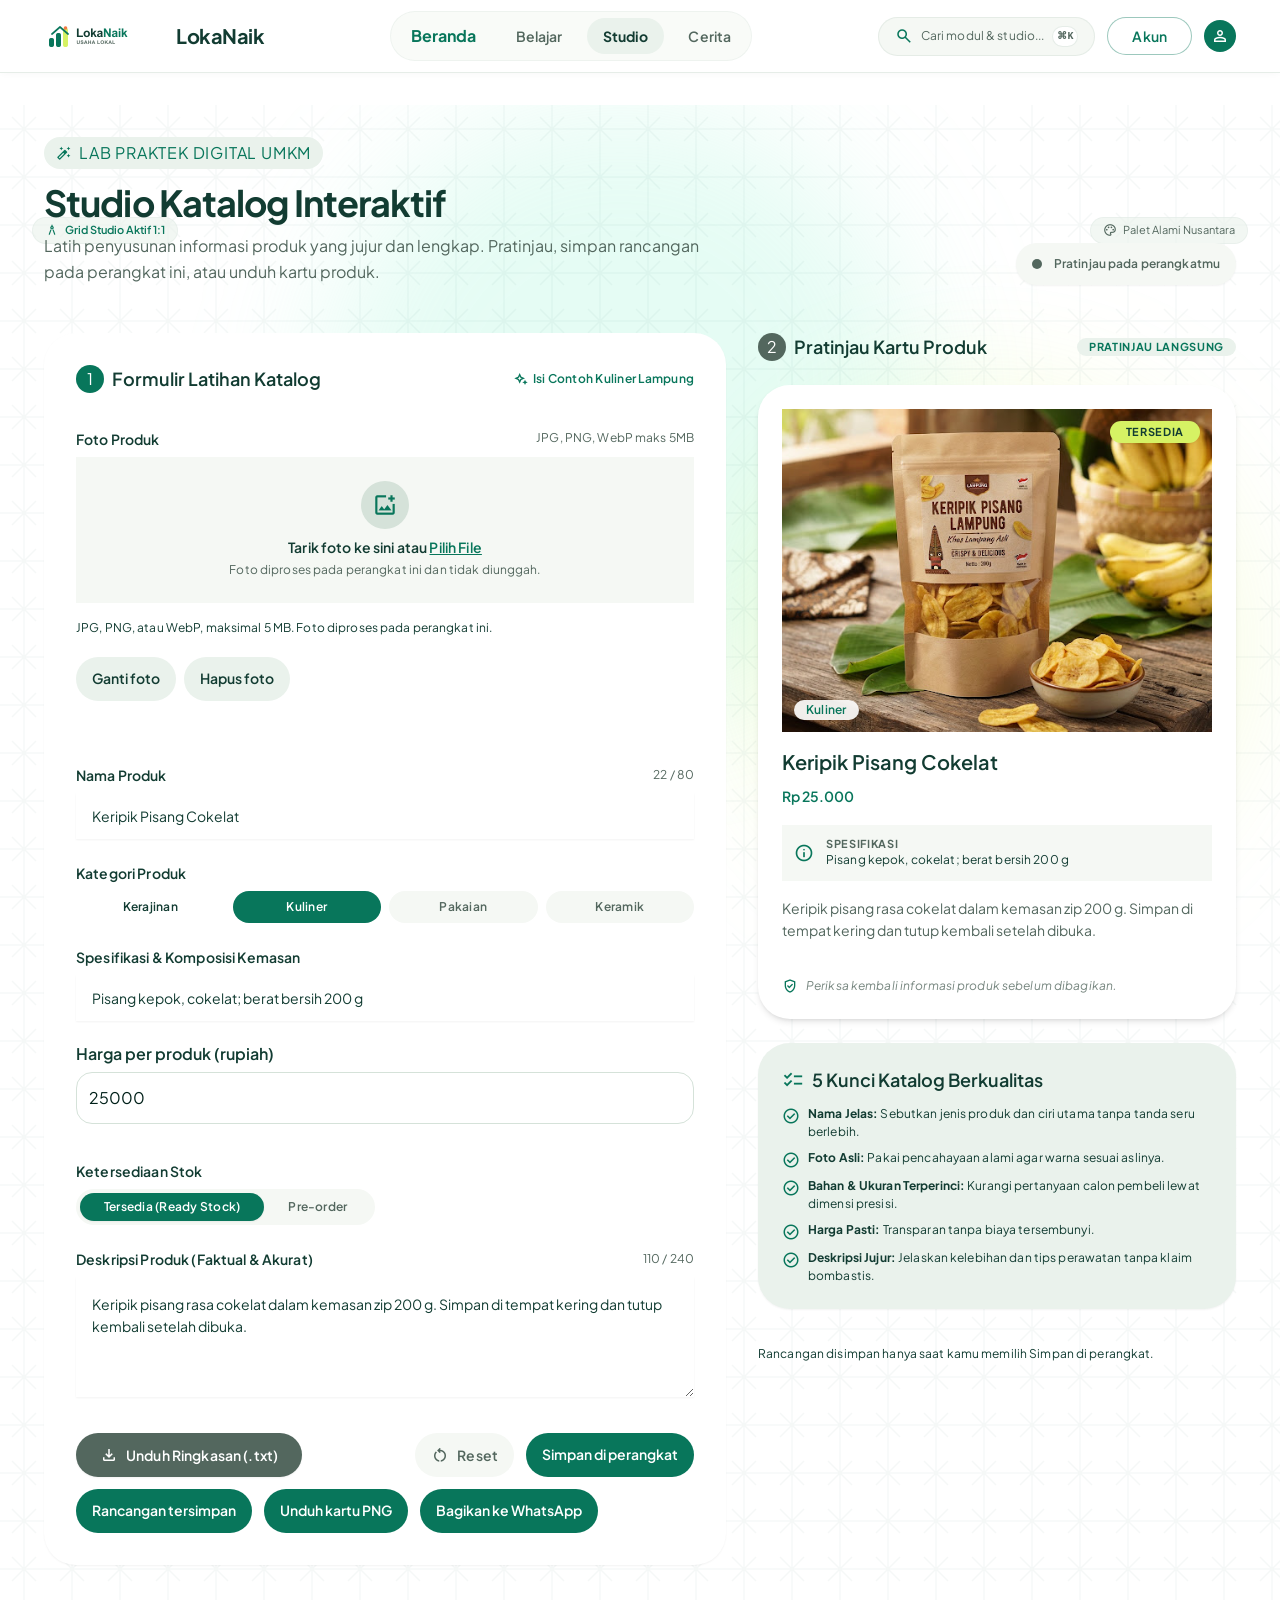
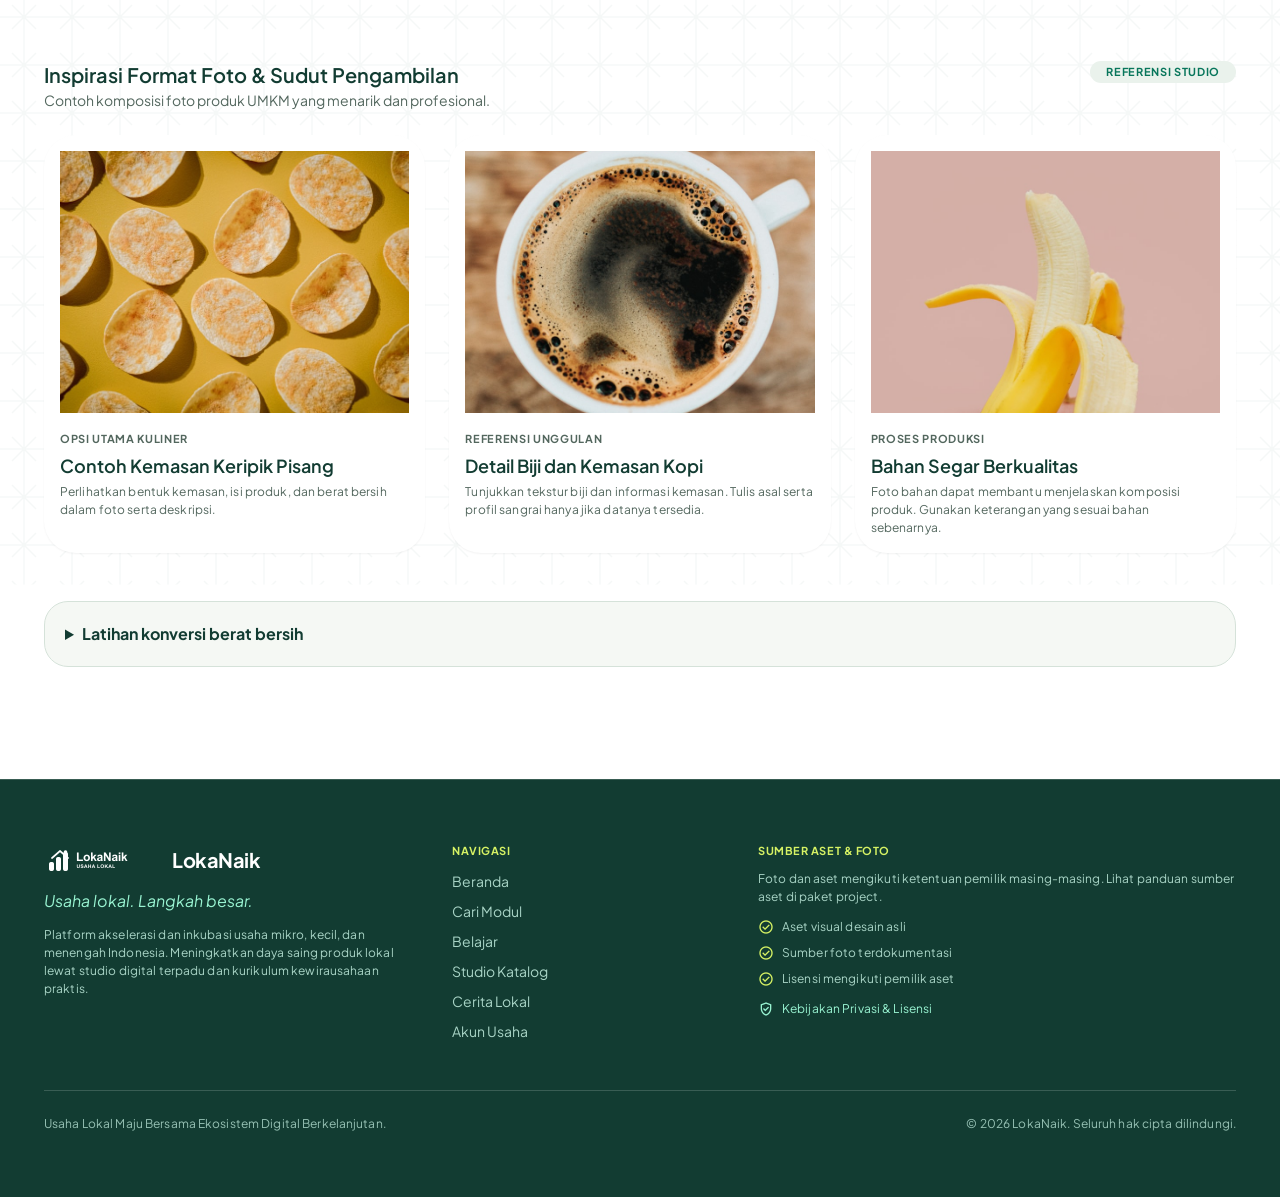
<file: studio.html>
<!DOCTYPE html>

<html lang="id">
  <head>
    <meta charset="utf-8" />
    <meta content="width=device-width, initial-scale=1.0" name="viewport" />
    <title>Studio Katalog Produk — LokaNaik</title>
    <link href="assets/css/fonts.css" rel="stylesheet" />
    <link href="assets/css/italic.css" rel="stylesheet" />
    <link href="assets/css/symbols.css" rel="stylesheet" />
    <link href="assets/css/design.css" rel="stylesheet" />
    <link href="assets/css/original.css" rel="stylesheet" />
    <link href="assets/css/app.css" rel="stylesheet" />
    <meta
      content="Susun foto, nama, bahan, ukuran, harga, dan deskripsi produk. Pratinjau serta unduh katalog langsung dari perangkatmu."
      name="description"
    />
    <link href="assets/images/asset-1e4d7e0e90ff.png" rel="icon" />
    <meta content="index, follow" name="robots" />
    <meta content="website" property="og:type" />
    <meta content="id_ID" property="og:locale" />
    <meta content="LokaNaik" property="og:site_name" />
    <meta content="Studio Katalog Produk — LokaNaik" property="og:title" />
    <meta
      content="Susun foto, nama, bahan, ukuran, harga, dan deskripsi produk. Pratinjau serta unduh katalog langsung dari perangkatmu."
      property="og:description"
    />
    <meta content="summary_large_image" name="twitter:card" />
    <meta content="Studio Katalog Produk — LokaNaik" name="twitter:title" />
    <meta
      content="Susun foto, nama, bahan, ukuran, harga, dan deskripsi produk. Pratinjau serta unduh katalog langsung dari perangkatmu."
      name="twitter:description"
    />
    <meta
      content="default-src 'self'; script-src 'self'; style-src 'self' 'unsafe-inline'; img-src 'self' data: blob:; font-src 'self'; connect-src 'none'; object-src 'none'; base-uri 'self'; form-action 'none'"
      http-equiv="Content-Security-Policy"
    />
    <meta content="strict-origin-when-cross-origin" name="referrer" />
    <link href="assets/css/static.css" rel="stylesheet" />
  </head>
  <body
    class="bg-surface font-body-md text-on-surface antialiased"
    data-site-page="studio"
  >
    <a class="skip-link" href="#main-content">Lewati navigasi</a>
    <header
      class="fixed top-0 left-0 w-full z-50 bg-surface-container-lowest border-b border-outline-variant/60 shadow-[0_2px_8px_-2px_rgba(18,60,50,0.04)]"
    >
      <div
        class="h-[72px] max-w-[1240px] mx-auto px-gutter-desktop flex items-center justify-between gap-space-md"
      >
        <div class="flex items-center gap-space-sm shrink-0">
          <img
            alt="Logo LokaNaik"
            class="h-8 w-auto object-contain"
            decoding="async"
            height="128"
            src="assets/images/asset-1e4d7e0e90ff.png"
            width="480"
          />
          <a
            class="font-headline-sm text-headline-sm text-on-surface tracking-tight font-bold hover:text-primary transition-colors"
            data-path="beranda"
            href="index.html"
          >
            LokaNaik
          </a>
        </div>
        <nav
          aria-label="Navigasi utama"
          class="hidden md:flex items-center gap-space-xs p-1 bg-surface-container-low/60 rounded-full border border-outline-variant/30"
          data-active-classes="bg-surface-container text-primary font-bold rounded-full shadow-sm"
        >
          <a
            class="px-space-md py-space-xs transition-all duration-[240ms] text-primary font-bold rounded-full"
            data-path="beranda"
            href="index.html"
          >
            Beranda
          </a>
          <a
            class="px-space-md py-space-xs font-label-lg text-label-lg text-on-surface-variant hover:text-primary transition-all duration-[240ms] rounded-full"
            data-path="belajar"
            href="belajar.html"
          >
            Belajar
          </a>
          <a
            aria-current="page"
            class="px-space-md py-space-xs font-label-lg text-label-lg text-on-surface-variant hover:text-primary transition-all duration-[240ms] rounded-full active-section"
            data-path="studio"
            href="studio.html"
          >
            Studio
          </a>
          <a
            class="px-space-md py-space-xs font-label-lg text-label-lg text-on-surface-variant hover:text-primary transition-all duration-[240ms] rounded-full"
            data-path="cerita"
            href="cerita.html"
          >
            Cerita
          </a>
        </nav>
        <div class="flex items-center gap-space-sm shrink-0">
          <a
            aria-label="Cari materi, cerita, dan alat"
            class="flex items-center gap-space-xs px-space-md py-space-xs rounded-full bg-surface-container-low hover:bg-surface-container text-on-surface-variant hover:text-on-surface border border-outline-variant/50 transition-all duration-200"
            data-path="cari"
            href="cari.html"
          >
            <span
              aria-hidden="true"
              class="material-symbols-outlined text-[18px] text-primary"
            >
              search
            </span>
            <span class="hidden lg:inline font-body-sm text-body-sm">
              Cari modul &amp; studio...
            </span>
            <kbd
              class="px-space-2xs py-0.5 rounded bg-surface-container-lowest text-[10px] font-semibold text-on-surface-variant border border-outline-variant/60"
            >
              ⌘K
            </kbd>
          </a>
          <a
            class="hidden sm:inline-flex items-center px-space-lg py-space-xs rounded-full bg-surface-container-lowest hover:bg-surface-container-low text-primary hover:text-primary font-label-lg text-label-lg border border-primary/40 transition-all duration-200"
            data-path="akun"
            href="akun.html"
            >Akun</a
          >
          <a
            aria-label="Buka akun"
            class="w-8 h-8 rounded-full bg-primary flex items-center justify-center"
            href="akun.html"
          >
            <span
              aria-hidden="true"
              class="material-symbols-outlined text-on-primary text-[18px]"
            >
              person
            </span>
          </a>
        </div>
      </div>
      <nav aria-label="Navigasi seluler" class="mobile-nav" id="mobile-nav">
        <a href="index.html"> Beranda </a>
        <a href="belajar.html"> Belajar </a>
        <a href="studio.html"> Studio </a>
        <a href="cerita.html"> Cerita </a>
        <a href="cari.html"> Cari </a>
        <a href="akun.html"> Akun </a>
      </nav>
    </header>
    <main class="w-full pt-[72px] bg-surface" id="main-content" tabindex="-1">
      <noscript
        ><p class="loka-subpanel">
          Aktifkan JavaScript untuk memilih modul, mengerjakan latihan, mencari
          materi, dan menggunakan Studio.
        </p></noscript
      >
      <section
        class="w-full bg-surface min-h-[calc(100vh-72px)]"
        data-page="studio"
        id="studio"
      >
        <div class="flex flex-col w-full relative">
          <div
            class="absolute inset-0 pointer-events-none overflow-hidden -z-0"
          >
            <div
              class="absolute top-0 left-1/4 w-[600px] h-[600px] bg-primary-fixed/25 rounded-full blur-3xl"
            ></div>
            <div
              class="absolute top-72 right-10 w-[500px] h-[500px] bg-secondary-fixed/20 rounded-full blur-3xl"
            ></div>
            <svg
              aria-hidden="true"
              class="absolute inset-0 w-full h-full opacity-[0.035]"
              xmlns="http://www.w3.org/2000/svg"
            >
              <defs>
                <pattern
                  data-ui-id="studio-loom-pattern"
                  height="48"
                  id="studio--studio-loom-pattern"
                  patternunits="userSpaceOnUse"
                  width="48"
                >
                  <path
                    d="M0 24h48M24 0v48M12 12l24 24M36 12L12 36"
                    fill="none"
                    stroke="#005b45"
                    stroke-width="1.5"
                  ></path>
                  <circle cx="24" cy="24" fill="#005b45" r="2"></circle>
                </pattern>
              </defs>
              <rect
                fill="url(#studio--studio-loom-pattern)"
                height="100%"
                width="100%"
              ></rect>
            </svg>
            <div
              class="absolute top-28 left-8 hidden lg:flex items-center gap-1.5 px-space-sm py-1 rounded-full bg-surface-container/60 border border-outline-variant/30 text-primary text-[11px] font-semibold"
            >
              <span
                aria-hidden="true"
                class="material-symbols-outlined text-[14px]"
              >
                architecture
              </span>
              <span class=""> Grid Studio Aktif 1:1 </span>
            </div>
            <div
              class="absolute top-28 right-8 hidden lg:flex items-center gap-1.5 px-space-sm py-1 rounded-full bg-surface-container/60 border border-outline-variant/30 text-on-surface-variant text-[11px]"
            >
              <span
                aria-hidden="true"
                class="material-symbols-outlined text-[14px] text-secondary"
              >
                palette
              </span>
              <span class=""> Palet Alami Nusantara </span>
            </div>
          </div>
          <div
            class="max-w-[1240px] mx-auto w-full px-gutter-mobile md:px-gutter-desktop py-space-xl relative"
          >
            <div
              class="flex flex-col md:flex-row md:items-end justify-between gap-space-md mb-space-2xl"
            >
              <div class="max-w-2xl">
                <div
                  class="inline-flex items-center gap-space-xs px-space-sm py-1 rounded-full bg-surface-container text-primary font-label-caps uppercase tracking-wider mb-space-sm"
                >
                  <span
                    aria-hidden="true"
                    class="material-symbols-outlined text-[15px]"
                    style="font-variation-settings: &quot;FILL&quot; 1"
                  >
                    auto_fix_high
                  </span>
                  <span class=""> Lab Praktek Digital UMKM </span>
                </div>
                <h1
                  class="font-headline-lg text-headline-lg text-on-surface tracking-tight"
                >
                  Studio Katalog Interaktif
                </h1>
                <p
                  class="font-body-lg text-body-lg text-on-surface-variant mt-space-xs"
                >
                  Latih penyusunan informasi produk yang jujur dan lengkap.
                  Pratinjau, simpan rancangan pada perangkat ini, atau unduh
                  kartu produk.
                </p>
              </div>
              <div
                class="flex items-center gap-space-sm bg-surface-container-low px-space-md py-space-sm rounded-lg self-start md:self-auto shadow-sm"
              >
                <div class="w-2.5 h-2.5 rounded-full bg-secondary"></div>
                <span
                  class="font-body-sm text-body-sm font-semibold text-on-surface-variant"
                >
                  Pratinjau pada perangkatmu
                </span>
              </div>
            </div>
            <div
              class="grid grid-cols-1 lg:grid-cols-12 gap-space-xl items-start"
            >
              <div
                class="lg:col-span-7 bg-surface-container-lowest rounded-lg p-space-lg md:p-space-xl shadow-sm flex flex-col gap-space-lg"
              >
                <div class="flex items-center justify-between pb-space-sm">
                  <div class="flex items-center gap-space-xs">
                    <span
                      class="flex items-center justify-center w-7 h-7 rounded-full bg-primary-container text-on-primary font-label-md"
                    >
                      1
                    </span>
                    <h2 class="font-title text-title text-on-surface">
                      Formulir Latihan Katalog
                    </h2>
                  </div>
                  <button
                    class="font-label-md text-label-md text-primary hover:text-primary-container inline-flex items-center gap-1 transition-colors"
                    data-ui-id="btn-quick-sample"
                    id="studio--btn-quick-sample"
                    type="button"
                  >
                    <span
                      aria-hidden="true"
                      class="material-symbols-outlined text-[16px]"
                    >
                      magic_button
                    </span>
                    Isi Contoh Kuliner Lampung
                  </button>
                </div>
                <div class="flex flex-col gap-space-xs">
                  <span
                    class="font-label-lg text-label-lg text-on-surface flex justify-between"
                  >
                    <span class=""> Foto Produk </span>
                    <span
                      class="font-body-sm text-body-sm text-on-surface-variant"
                    >
                      JPG, PNG, WebP maks 5MB
                    </span>
                  </span>
                  <div
                    class="relative group cursor-pointer bg-surface-container-low hover:bg-surface-container transition-all duration-200 rounded-DEFAULT p-space-lg flex flex-col items-center justify-center text-center"
                    data-ui-id="dropzone"
                    id="studio--dropzone"
                  >
                    <input
                      accept="image/jpeg,image/png,image/webp"
                      aria-describedby="studio-photo-help"
                      aria-label="Pilih foto produk"
                      class="absolute inset-0 w-full h-full opacity-0 cursor-pointer z-10"
                      data-ui-id="input-file"
                      id="studio--input-file"
                      name="studio--input-file"
                      type="file"
                    />
                    <div
                      class="w-12 h-12 rounded-full bg-surface-container-highest flex items-center justify-center text-primary group-hover:scale-110 transition-transform mb-space-xs"
                    >
                      <span
                        aria-hidden="true"
                        class="material-symbols-outlined text-[26px]"
                      >
                        add_photo_alternate
                      </span>
                    </div>
                    <p
                      class="font-label-lg text-label-lg text-on-surface font-semibold"
                    >
                      Tarik foto ke sini atau
                      <span class="text-primary underline"> Pilih File </span>
                    </p>
                    <p
                      class="font-body-sm text-body-sm text-on-surface-variant mt-1"
                      id="studio-upload-help"
                    >
                      Foto diproses pada perangkat ini dan tidak diunggah.
                    </p>
                  </div>
                  <p class="text-body-sm mt-2" id="studio-photo-help">
                    JPG, PNG, atau WebP, maksimal 5 MB. Foto diproses pada
                    perangkat ini.
                  </p>
                  <div class="flex flex-wrap gap-2 mt-3">
                    <button
                      class="loka-btn subtle"
                      id="studio-change-photo"
                      type="button"
                    >
                      Ganti foto</button
                    ><button
                      class="loka-btn subtle"
                      id="studio-remove-photo"
                      type="button"
                    >
                      Hapus foto
                    </button>
                  </div>
                  <p
                    class="text-body-sm mt-2"
                    id="studio-photo-status"
                    role="status"
                  ></p>
                </div>
                <div class="flex flex-col gap-space-xs">
                  <div class="flex justify-between items-center">
                    <label
                      class="font-label-lg text-label-lg text-on-surface"
                      for="studio--input-title"
                    >
                      Nama Produk
                    </label>
                    <span
                      class="font-body-sm text-body-sm text-on-surface-variant"
                      data-ui-id="title-counter"
                      id="studio--title-counter"
                      >22 / 80</span
                    >
                  </div>
                  <input
                    class="w-full bg-surface-container-lowest text-on-surface font-body-md text-body-md px-space-md py-space-sm rounded-DEFAULT shadow-sm focus:outline-none focus:bg-surface-container-low transition-all"
                    data-ui-id="input-title"
                    id="studio--input-title"
                    maxlength="80"
                    name="studio--input-title"
                    placeholder="Contoh: Keripik Pisang Cokelat Khas Lampung"
                    type="text"
                    value="Keripik Pisang Cokelat"
                  />
                </div>
                <div class="flex flex-col gap-space-xs">
                  <span class="font-label-lg text-label-lg text-on-surface">
                    Kategori Produk
                  </span>
                  <div
                    aria-label="Kategori Produk"
                    class="grid grid-cols-2 sm:grid-cols-4 gap-space-xs"
                    data-ui-id="category-pills"
                    id="studio--category-pills"
                    role="group"
                  >
                    <button
                      class="cat-pill px-space-sm py-space-xs rounded-full font-label-md text-label-md text-center transition-colors bg-primary text-on-primary"
                      data-cat="Kerajinan"
                      type="button"
                    >
                      Kerajinan
                    </button>
                    <button
                      class="cat-pill px-space-sm py-space-xs rounded-full font-label-md text-label-md text-center transition-colors bg-surface-container-low text-on-surface-variant hover:bg-surface-container"
                      data-cat="Kuliner"
                      type="button"
                    >
                      Kuliner
                    </button>
                    <button
                      class="cat-pill px-space-sm py-space-xs rounded-full font-label-md text-label-md text-center transition-colors bg-surface-container-low text-on-surface-variant hover:bg-surface-container"
                      data-cat="Pakaian"
                      type="button"
                    >
                      Pakaian
                    </button>
                    <button
                      class="cat-pill px-space-sm py-space-xs rounded-full font-label-md text-label-md text-center transition-colors bg-surface-container-low text-on-surface-variant hover:bg-surface-container"
                      data-cat="Keramik"
                      type="button"
                    >
                      Keramik
                    </button>
                  </div>
                </div>
                <div class="flex flex-col gap-space-xs">
                  <label
                    class="font-label-lg text-label-lg text-on-surface"
                    for="studio--input-specs"
                  >
                    Spesifikasi &amp; Komposisi Kemasan
                  </label>
                  <input
                    class="w-full bg-surface-container-lowest text-on-surface font-body-md text-body-md px-space-md py-space-sm rounded-DEFAULT shadow-sm focus:outline-none focus:bg-surface-container-low transition-all"
                    data-ui-id="input-specs"
                    id="studio--input-specs"
                    maxlength="200"
                    name="studio--input-specs"
                    placeholder="Pisang kepok pilihan, bubuk kakao murni, netto 225 gr"
                    type="text"
                    value="Pisang kepok, cokelat; berat bersih 200 g"
                  />
                  <input
                    class="hidden"
                    data-ui-id="input-price"
                    id="studio--input-price"
                    name="studio--input-price"
                    type="hidden"
                    value="25000"
                  />
                  <label class="loka-field"
                    >Harga per produk (rupiah)<input
                      id="studio-price"
                      inputmode="numeric"
                      max="1000000000"
                      min="0"
                      required
                      step="1"
                      type="number"
                      value="25000"
                  /></label>
                </div>
                <div class="flex flex-col gap-space-xs">
                  <span class="font-label-lg text-label-lg text-on-surface">
                    Ketersediaan Stok
                  </span>
                  <div
                    aria-label="Ketersediaan Stok"
                    class="inline-flex p-1 bg-surface-container-low rounded-full w-full sm:w-max"
                    role="group"
                  >
                    <button
                      class="status-btn flex-1 sm:flex-none px-space-lg py-1.5 rounded-full font-label-md text-label-md transition-all bg-primary-container text-on-primary shadow-sm"
                      data-ui-id="status-ready"
                      id="studio--status-ready"
                      type="button"
                    >
                      Tersedia (Ready Stock)
                    </button>
                    <button
                      class="status-btn flex-1 sm:flex-none px-space-lg py-1.5 rounded-full font-label-md text-label-md transition-all text-on-surface-variant hover:text-on-surface"
                      data-ui-id="status-po"
                      id="studio--status-po"
                      type="button"
                    >
                      Pre-order
                    </button>
                  </div>
                </div>
                <div class="flex flex-col gap-space-xs">
                  <div class="flex justify-between items-center">
                    <label
                      class="font-label-lg text-label-lg text-on-surface"
                      for="studio--input-desc"
                    >
                      Deskripsi Produk (Faktual &amp; Akurat)
                    </label>
                    <span
                      class="font-body-sm text-body-sm text-on-surface-variant"
                      data-ui-id="desc-counter"
                      id="studio--desc-counter"
                      >110 / 240</span
                    >
                  </div>
                  <textarea
                    class="w-full bg-surface-container-lowest text-on-surface font-body-md text-body-md p-space-md rounded-DEFAULT shadow-sm focus:outline-none focus:bg-surface-container-low transition-all resize-none"
                    data-ui-id="input-desc"
                    id="studio--input-desc"
                    maxlength="240"
                    name="studio--input-desc"
                    placeholder="Jelaskan isi, bahan, ukuran, dan cara penyimpanan produk."
                    rows="3"
                  >
Keripik pisang rasa cokelat dalam kemasan zip 200 g. Simpan di tempat kering dan tutup kembali setelah dibuka.</textarea
                  >
                </div>
                <div
                  class="flex flex-wrap items-center gap-space-sm pt-space-sm"
                >
                  <button
                    class="lg:hidden inline-flex items-center gap-space-xs px-space-lg py-space-sm rounded-full bg-primary hover:bg-primary-container text-on-primary font-label-lg text-label-lg transition-colors shadow-sm"
                    data-ui-id="btn-scroll-preview"
                    id="studio--btn-scroll-preview"
                    type="button"
                  >
                    <span
                      aria-hidden="true"
                      class="material-symbols-outlined text-[18px]"
                    >
                      visibility
                    </span>
                    Lihat Pratinjau
                  </button>
                  <button
                    class="inline-flex items-center gap-space-xs px-space-lg py-space-sm rounded-full bg-secondary hover:bg-secondary-container text-on-secondary hover:text-on-secondary-container font-label-lg text-label-lg transition-all shadow-sm"
                    data-ui-id="btn-download-txt"
                    id="studio--btn-download-txt"
                    type="button"
                  >
                    <span
                      aria-hidden="true"
                      class="material-symbols-outlined text-[18px]"
                    >
                      download
                    </span>
                    Unduh Ringkasan (.txt)
                  </button>
                  <button
                    class="inline-flex items-center gap-space-xs px-space-md py-space-sm rounded-full bg-surface-container-low hover:bg-surface-container text-on-surface-variant font-label-lg text-label-lg transition-colors ml-auto"
                    data-ui-id="btn-reset"
                    id="studio--btn-reset"
                    type="button"
                  >
                    <span
                      aria-hidden="true"
                      class="material-symbols-outlined text-[18px]"
                    >
                      restart_alt
                    </span>
                    Reset
                  </button>
                  <button
                    class="loka-btn"
                    data-ui-id="save-draft"
                    id="studio--save-draft"
                    type="button"
                  >
                    Simpan di perangkat
                  </button>
                  <button
                    class="loka-btn"
                    data-ui-id="list-drafts"
                    id="studio--list-drafts"
                    type="button"
                  >
                    Rancangan tersimpan
                  </button>
                  <button
                    class="loka-btn"
                    data-ui-id="download-card"
                    id="studio--download-card"
                    type="button"
                  >
                    Unduh kartu PNG
                  </button>
                  <button
                    class="loka-btn"
                    data-ui-id="share-catalog"
                    id="studio--share-catalog"
                    type="button"
                  >
                    Bagikan ke WhatsApp
                  </button>
                </div>
              </div>
              <div
                class="lg:col-span-5 flex flex-col gap-space-lg sticky top-[92px]"
              >
                <div class="flex items-center justify-between">
                  <div class="flex items-center gap-space-xs">
                    <span
                      class="flex items-center justify-center w-7 h-7 rounded-full bg-secondary text-on-secondary font-label-md"
                    >
                      2
                    </span>
                    <h2 class="font-title text-title text-on-surface">
                      Pratinjau Kartu Produk
                    </h2>
                  </div>
                  <span
                    class="font-label-caps text-label-caps uppercase bg-surface-container-high text-primary px-space-sm py-0.5 rounded-full font-bold"
                  >
                    Pratinjau langsung
                  </span>
                </div>
                <div
                  class="bg-surface-container-lowest rounded-lg p-space-lg shadow-md transition-all"
                  data-tilt=""
                  data-ui-id="preview-card"
                  id="studio--preview-card"
                  tabindex="-1"
                >
                  <div
                    class="relative w-full aspect-[4/3] rounded-DEFAULT overflow-hidden bg-surface-container-low mb-space-md group"
                  >
                    <img
                      alt="Contoh foto produk keripik pisang"
                      class="w-full h-full object-cover transition-transform duration-500 group-hover:scale-105"
                      data-ui-id="preview-image"
                      decoding="async"
                      height="512"
                      id="studio--preview-image"
                      loading="lazy"
                      src="assets/images/asset-12c8310caa33.jpg"
                      width="512"
                    />
                    <div
                      class="absolute top-space-sm right-space-sm px-space-md py-1 rounded-full bg-secondary-container text-on-secondary-container font-label-caps text-label-caps font-bold shadow-sm uppercase"
                      data-ui-id="preview-badge"
                      id="studio--preview-badge"
                    >
                      Tersedia
                    </div>
                    <span
                      class="absolute bottom-space-sm left-space-sm px-space-sm py-0.5 rounded-full bg-surface-container-lowest/90 backdrop-blur-sm text-primary font-label-md text-label-md font-semibold"
                      data-ui-id="preview-category-tag"
                      id="studio--preview-category-tag"
                      >Kuliner</span
                    >
                  </div>
                  <div class="flex flex-col gap-space-xs">
                    <div
                      class="flex items-baseline justify-between gap-space-xs"
                    >
                      <h3
                        class="font-headline-sm text-headline-sm text-on-surface line-clamp-2 leading-snug"
                        data-ui-id="preview-title"
                        id="studio--preview-title"
                      >
                        Keripik Pisang Cokelat
                      </h3>
                    </div>
                    <div
                      class="flex items-center gap-1.5 text-primary font-semibold text-body-md my-0.5"
                      data-ui-id="preview-price"
                      id="studio--preview-price"
                    >
                      Rp 25.000
                    </div>
                    <div
                      class="bg-surface-container-low rounded-DEFAULT p-space-sm my-space-xs flex items-center gap-space-sm"
                    >
                      <span
                        aria-hidden="true"
                        class="material-symbols-outlined text-primary text-[20px] shrink-0"
                      >
                        info
                      </span>
                      <div class="min-w-0 flex-1">
                        <span
                          class="font-label-caps text-label-caps text-on-surface-variant block uppercase"
                        >
                          Spesifikasi
                        </span>
                        <p
                          class="font-body-sm text-body-sm text-on-surface truncate"
                          data-ui-id="preview-specs"
                          id="studio--preview-specs"
                        >
                          Pisang kepok, cokelat; berat bersih 200 g
                        </p>
                      </div>
                    </div>
                    <p
                      class="font-body-md text-body-md text-on-surface-variant line-clamp-3"
                      data-ui-id="preview-desc"
                      id="studio--preview-desc"
                    >
                      Keripik pisang rasa cokelat dalam kemasan zip 200 g.
                      Simpan di tempat kering dan tutup kembali setelah dibuka.
                    </p>
                    <div
                      class="mt-space-md pt-space-sm flex items-center gap-space-xs text-on-surface-variant/80"
                    >
                      <span
                        aria-hidden="true"
                        class="material-symbols-outlined text-[16px] text-primary"
                      >
                        verified_user
                      </span>
                      <span class="font-body-sm text-body-sm italic">
                        Periksa kembali informasi produk sebelum dibagikan.
                      </span>
                    </div>
                  </div>
                </div>
                <div
                  class="bg-surface-container rounded-lg p-space-lg shadow-sm"
                >
                  <div class="flex items-center gap-space-xs mb-space-sm">
                    <span
                      aria-hidden="true"
                      class="material-symbols-outlined text-primary text-[22px]"
                      style="font-variation-settings: &quot;FILL&quot; 1"
                    >
                      checklist
                    </span>
                    <h2 class="font-title text-title text-on-surface">
                      5 Kunci Katalog Berkualitas
                    </h2>
                  </div>
                  <ul class="flex flex-col gap-space-xs">
                    <li
                      class="flex items-start gap-space-xs font-body-sm text-body-sm text-on-surface"
                    >
                      <span
                        aria-hidden="true"
                        class="material-symbols-outlined text-[18px] text-primary shrink-0 mt-0.5"
                      >
                        check_circle
                      </span>
                      <span class="">
                        <strong> Nama Jelas: </strong>
                        Sebutkan jenis produk dan ciri utama tanpa tanda seru
                        berlebih.
                      </span>
                    </li>
                    <li
                      class="flex items-start gap-space-xs font-body-sm text-body-sm text-on-surface"
                    >
                      <span
                        aria-hidden="true"
                        class="material-symbols-outlined text-[18px] text-primary shrink-0 mt-0.5"
                      >
                        check_circle
                      </span>
                      <span class="">
                        <strong> Foto Asli: </strong>
                        Pakai pencahayaan alami agar warna sesuai aslinya.
                      </span>
                    </li>
                    <li
                      class="flex items-start gap-space-xs font-body-sm text-body-sm text-on-surface"
                    >
                      <span
                        aria-hidden="true"
                        class="material-symbols-outlined text-[18px] text-primary shrink-0 mt-0.5"
                      >
                        check_circle
                      </span>
                      <span class="">
                        <strong> Bahan &amp; Ukuran Terperinci: </strong>
                        Kurangi pertanyaan calon pembeli lewat dimensi presisi.
                      </span>
                    </li>
                    <li
                      class="flex items-start gap-space-xs font-body-sm text-body-sm text-on-surface"
                    >
                      <span
                        aria-hidden="true"
                        class="material-symbols-outlined text-[18px] text-primary shrink-0 mt-0.5"
                      >
                        check_circle
                      </span>
                      <span class="">
                        <strong> Harga Pasti: </strong>
                        Transparan tanpa biaya tersembunyi.
                      </span>
                    </li>
                    <li
                      class="flex items-start gap-space-xs font-body-sm text-body-sm text-on-surface"
                    >
                      <span
                        aria-hidden="true"
                        class="material-symbols-outlined text-[18px] text-primary shrink-0 mt-0.5"
                      >
                        check_circle
                      </span>
                      <span class="">
                        <strong> Deskripsi Jujur: </strong>
                        Jelaskan kelebihan dan tips perawatan tanpa klaim
                        bombastis.
                      </span>
                    </li>
                  </ul>
                </div>
                <p
                  class="text-body-sm mt-3"
                  data-ui-id="save-status"
                  id="studio--save-status"
                  role="status"
                >
                  Rancangan disimpan hanya saat kamu memilih Simpan di
                  perangkat.
                </p>
                <div
                  class="loka-subpanel"
                  data-ui-id="saved-drafts"
                  hidden
                  id="studio--saved-drafts"
                ></div>
              </div>
            </div>
            <div class="mt-space-3xl pt-space-xl">
              <div
                class="flex flex-col sm:flex-row sm:items-center justify-between gap-space-sm mb-space-lg"
              >
                <div>
                  <h2 class="font-headline-sm text-headline-sm text-on-surface">
                    Inspirasi Format Foto &amp; Sudut Pengambilan
                  </h2>
                  <p class="font-body-md text-body-md text-on-surface-variant">
                    Contoh komposisi foto produk UMKM yang menarik dan
                    profesional.
                  </p>
                </div>
                <span
                  class="font-label-caps text-label-caps text-primary uppercase bg-surface-container px-space-md py-1 rounded-full self-start"
                >
                  Referensi Studio
                </span>
              </div>
              <div class="grid grid-cols-1 md:grid-cols-3 gap-space-lg">
                <div
                  class="bg-surface-container-lowest rounded-lg p-space-md shadow-sm"
                >
                  <div
                    class="aspect-[4/3] rounded-DEFAULT overflow-hidden mb-space-sm"
                  >
                    <img
                      alt="Keripik pisang dalam wadah"
                      class="w-full h-full object-cover hover:scale-105 transition-transform duration-300"
                      decoding="async"
                      height="533"
                      loading="lazy"
                      src="assets/images/asset-8ec8a16cbdbd.jpg"
                      width="800"
                    />
                  </div>
                  <span
                    class="font-label-caps text-label-caps text-secondary font-bold uppercase"
                  >
                    Opsi Utama Kuliner
                  </span>
                  <h3 class="font-title text-title text-on-surface mt-1">
                    Contoh Kemasan Keripik Pisang
                  </h3>
                  <p
                    class="font-body-sm text-body-sm text-on-surface-variant mt-1"
                  >
                    Perlihatkan bentuk kemasan, isi produk, dan berat bersih
                    dalam foto serta deskripsi.
                  </p>
                </div>
                <div
                  class="bg-surface-container-lowest rounded-lg p-space-md shadow-sm"
                >
                  <div
                    class="aspect-[4/3] rounded-DEFAULT overflow-hidden mb-space-sm"
                  >
                    <img
                      alt="Biji kopi dan kemasan kopi"
                      class="w-full h-full object-cover hover:scale-105 transition-transform duration-300"
                      decoding="async"
                      height="1200"
                      loading="lazy"
                      src="assets/images/asset-44b7f7086707.jpg"
                      width="800"
                    />
                  </div>
                  <span
                    class="font-label-caps text-label-caps text-secondary font-bold uppercase"
                  >
                    Referensi Unggulan
                  </span>
                  <h3 class="font-title text-title text-on-surface mt-1">
                    Detail Biji dan Kemasan Kopi
                  </h3>
                  <p
                    class="font-body-sm text-body-sm text-on-surface-variant mt-1"
                  >
                    Tunjukkan tekstur biji dan informasi kemasan. Tulis asal
                    serta profil sangrai hanya jika datanya tersedia.
                  </p>
                </div>
                <div
                  class="bg-surface-container-lowest rounded-lg p-space-md shadow-sm"
                >
                  <div
                    class="aspect-[4/3] rounded-DEFAULT overflow-hidden mb-space-sm"
                  >
                    <img
                      alt="Persiapan bahan pisang"
                      class="w-full h-full object-cover hover:scale-105 transition-transform duration-300"
                      decoding="async"
                      height="1120"
                      loading="lazy"
                      src="assets/images/asset-78a36bddef0b.jpg"
                      width="800"
                    />
                  </div>
                  <span
                    class="font-label-caps text-label-caps text-secondary font-bold uppercase"
                  >
                    Proses Produksi
                  </span>
                  <h3 class="font-title text-title text-on-surface mt-1">
                    Bahan Segar Berkualitas
                  </h3>
                  <p
                    class="font-body-sm text-body-sm text-on-surface-variant mt-1"
                  >
                    Foto bahan dapat membantu menjelaskan komposisi produk.
                    Gunakan keterangan yang sesuai bahan sebenarnya.
                  </p>
                </div>
              </div>
            </div>
          </div>
          <div
            class="fixed bottom-space-lg right-space-lg bg-inverse-surface text-inverse-on-surface px-space-lg py-space-sm rounded-full shadow-xl flex items-center gap-space-xs transform translate-y-24 opacity-0 transition-all duration-300 z-50 pointer-events-none"
            data-ui-id="toast"
            id="studio--toast"
          >
            <span
              aria-hidden="true"
              class="material-symbols-outlined text-[20px] text-secondary-fixed"
            >
              check_circle
            </span>
            <span
              class="font-body-sm text-body-sm font-semibold"
              data-ui-id="toast-text"
              id="studio--toast-text"
            >
              Teks tersimpan
            </span>
          </div>
        </div>
        <div class="max-w-[1240px] mx-auto px-gutter-desktop pb-space-2xl">
          <details class="loka-subpanel" id="konversi-berat">
            <summary class="font-bold cursor-pointer">
              Latihan konversi berat bersih
            </summary>
            <label class="loka-field">
              Berat dalam kilogram
              <input
                data-ui-id="weight-kg"
                id="studio--weight-kg"
                max="100000"
                min="0"
                name="studio--weight-kg"
                step="0.001"
                type="number"
                value="0.225"
              />
            </label>
            <output
              aria-live="polite"
              data-ui-id="weight-grams"
              for="studio--weight-kg"
              id="studio--weight-grams"
            >
              225 gram
            </output>
          </details>
        </div>
      </section>
    </main>
    <footer
      class="w-full bg-inverse-surface text-inverse-on-surface mt-space-3xl border-t border-outline-variant/20"
    >
      <div class="max-w-[1240px] mx-auto px-gutter-desktop py-space-3xl">
        <div
          class="grid grid-cols-1 md:grid-cols-12 gap-space-xl pb-space-2xl border-b border-outline-variant/20"
        >
          <div class="md:col-span-4 flex flex-col items-start gap-space-sm">
            <div class="flex items-center gap-space-xs">
              <img
                alt="Logo LokaNaik"
                class="h-8 w-auto object-contain brightness-0 invert"
                decoding="async"
                height="128"
                loading="lazy"
                src="assets/images/asset-1e4d7e0e90ff.png"
                width="480"
              />
              <span
                class="font-headline-sm text-headline-sm font-bold text-white tracking-tight"
              >
                LokaNaik
              </span>
            </div>
            <p
              class="font-body-lg text-body-lg text-primary-fixed italic font-medium"
            >
              Usaha lokal. Langkah besar.
            </p>
            <p
              class="font-body-sm text-body-sm text-inverse-on-surface/80 max-w-sm"
            >
              Platform akselerasi dan inkubasi usaha mikro, kecil, dan menengah
              Indonesia. Meningkatkan daya saing produk lokal lewat studio
              digital terpadu dan kurikulum kewirausahaan praktis.
            </p>
          </div>
          <div class="flex flex-col gap-space-sm md:col-span-3">
            <span
              class="font-label-caps text-label-caps uppercase tracking-wider text-secondary-fixed font-bold"
            >
              Navigasi
            </span>
            <div class="flex flex-col gap-y-space-xs">
              <a
                class="font-body-md text-body-md text-inverse-on-surface/80 hover:text-white transition-colors"
                data-path="beranda"
                href="index.html"
              >
                Beranda
              </a>
              <a
                class="font-body-md text-body-md text-inverse-on-surface/80 hover:text-white transition-colors"
                data-path="cari"
                href="cari.html"
              >
                Cari Modul
              </a>
              <a
                class="font-body-md text-body-md text-inverse-on-surface/80 hover:text-white transition-colors"
                data-path="belajar"
                href="belajar.html"
              >
                Belajar
              </a>
              <a
                class="font-body-md text-body-md text-inverse-on-surface/80 hover:text-white transition-colors"
                data-path="studio"
                href="studio.html"
              >
                Studio Katalog
              </a>
              <a
                class="font-body-md text-body-md text-inverse-on-surface/80 hover:text-white transition-colors"
                data-path="cerita"
                href="cerita.html"
              >
                Cerita Lokal
              </a>
              <a
                class="font-body-md text-body-md text-inverse-on-surface/80 hover:text-white transition-colors"
                data-path="akun"
                href="akun.html"
              >
                Akun Usaha
              </a>
            </div>
          </div>
          <div class="md:col-span-5 flex flex-col gap-space-sm">
            <span
              class="font-label-caps text-label-caps uppercase tracking-wider text-secondary-fixed font-bold"
            >
              Sumber Aset &amp; Foto
            </span>
            <p class="font-body-sm text-body-sm text-inverse-on-surface/80">
              Foto dan aset mengikuti ketentuan pemilik masing-masing. Lihat
              panduan sumber aset di paket project.
            </p>
            <ul
              class="flex flex-col gap-space-xs font-body-sm text-body-sm text-inverse-on-surface/80"
            >
              <li class="flex items-center gap-space-xs">
                <span
                  aria-hidden="true"
                  class="material-symbols-outlined text-[16px] text-secondary-fixed"
                >
                  check_circle
                </span>
                <span class=""> Aset visual desain asli </span>
              </li>
              <li class="flex items-center gap-space-xs">
                <span
                  aria-hidden="true"
                  class="material-symbols-outlined text-[16px] text-secondary-fixed"
                >
                  check_circle
                </span>
                <span class=""> Sumber foto terdokumentasi </span>
              </li>
              <li class="flex items-center gap-space-xs">
                <span
                  aria-hidden="true"
                  class="material-symbols-outlined text-[16px] text-secondary-fixed"
                >
                  check_circle
                </span>
                <span class=""> Lisensi mengikuti pemilik aset </span>
              </li>
              <li class="pt-space-2xs flex items-center gap-space-xs">
                <span
                  aria-hidden="true"
                  class="material-symbols-outlined text-[16px] text-primary-fixed"
                >
                  verified_user
                </span>
                <button
                  class="hover:underline text-primary-fixed hover:text-white"
                  data-path="privasi"
                  data-privacy=""
                  type="button"
                >
                  Kebijakan Privasi &amp; Lisensi
                </button>
              </li>
            </ul>
          </div>
        </div>
        <div
          class="pt-space-lg flex flex-col md:flex-row items-center justify-between gap-space-md text-inverse-on-surface/70"
        >
          <p class="font-body-sm text-body-sm">
            Usaha Lokal Maju Bersama Ekosistem Digital Berkelanjutan.
          </p>
          <p class="font-body-sm text-body-sm shrink-0">
            © 2026 LokaNaik. Seluruh hak cipta dilindungi.
          </p>
        </div>
      </div>
    </footer>
    <dialog aria-labelledby="dialog-title" class="loka-dialog" id="loka-dialog">
      <div class="flex justify-between items-center mb-4">
        <h2 class="font-bold text-headline-sm" id="dialog-title" tabindex="-1">
          Informasi LokaNaik
        </h2>
        <button
          aria-label="Tutup"
          class="loka-btn"
          data-close-dialog=""
          type="button"
        >
          ×
        </button>
      </div>
      <div id="dialog-body"></div>
    </dialog>
    <div
      aria-live="polite"
      class="app-toast"
      hidden
      id="app-toast"
      role="status"
    ></div>
    <script src="assets/js/main.js" type="module"></script>
  </body>
</html>
</file>
<file: assets/css/fonts.css>
@font-face {
  font-family: "Plus Jakarta Sans";
  font-style: normal;
  font-weight: 400;
  font-display: swap;
  src: url(../fonts/jakarta-0.woff2) format("woff2");
}
@font-face {
  font-family: "Plus Jakarta Sans";
  font-style: normal;
  font-weight: 500;
  font-display: swap;
  src: url(../fonts/jakarta-1.woff2) format("woff2");
}
@font-face {
  font-family: "Plus Jakarta Sans";
  font-style: normal;
  font-weight: 600;
  font-display: swap;
  src: url(../fonts/jakarta-2.woff2) format("woff2");
}
@font-face {
  font-family: "Plus Jakarta Sans";
  font-style: normal;
  font-weight: 700;
  font-display: swap;
  src: url(../fonts/jakarta-3.woff2) format("woff2");
}
@font-face {
  font-family: "Plus Jakarta Sans";
  font-style: normal;
  font-weight: 800;
  font-display: swap;
  src: url(../fonts/jakarta-4.woff2) format("woff2");
}
</file>
<file: assets/css/italic.css>
@font-face {
  font-family: "Plus Jakarta Sans";
  font-style: italic;
  font-weight: 400;
  font-display: swap;
  src: url(../fonts/italic-0.woff2) format("woff2");
}
@font-face {
  font-family: "Plus Jakarta Sans";
  font-style: italic;
  font-weight: 600;
  font-display: swap;
  src: url(../fonts/italic-1.woff2) format("woff2");
}
@font-face {
  font-family: "Plus Jakarta Sans";
  font-style: italic;
  font-weight: 700;
  font-display: swap;
  src: url(../fonts/italic-2.woff2) format("woff2");
}
@font-face {
  font-family: "Plus Jakarta Sans";
  font-style: italic;
  font-weight: 800;
  font-display: swap;
  src: url(../fonts/italic-3.woff2) format("woff2");
}
</file>
<file: assets/css/symbols.css>
@font-face {
  font-family: "Material Symbols Outlined";
  font-style: normal;
  font-weight: 400;
  font-display: block;
  src: url(../fonts/symbols-0.woff2) format("woff2");
}

.material-symbols-outlined {
  font-family: "Material Symbols Outlined";
  font-weight: normal;
  font-style: normal;
  font-size: 24px;
  line-height: 1;
  letter-spacing: normal;
  text-transform: none;
  display: inline-block;
  white-space: nowrap;
  word-wrap: normal;
  direction: ltr;
}
</file>
<file: assets/css/design.css>
*,:after,:before{--tw-border-spacing-x:0;--tw-border-spacing-y:0;--tw-translate-x:0;--tw-translate-y:0;--tw-rotate:0;--tw-skew-x:0;--tw-skew-y:0;--tw-scale-x:1;--tw-scale-y:1;--tw-pan-x: ;--tw-pan-y: ;--tw-pinch-zoom: ;--tw-scroll-snap-strictness:proximity;--tw-gradient-from-position: ;--tw-gradient-via-position: ;--tw-gradient-to-position: ;--tw-ordinal: ;--tw-slashed-zero: ;--tw-numeric-figure: ;--tw-numeric-spacing: ;--tw-numeric-fraction: ;--tw-ring-inset: ;--tw-ring-offset-width:0px;--tw-ring-offset-color:#fff;--tw-ring-color:rgba(59,130,246,.5);--tw-ring-offset-shadow:0 0 #0000;--tw-ring-shadow:0 0 #0000;--tw-shadow:0 0 #0000;--tw-shadow-colored:0 0 #0000;--tw-blur: ;--tw-brightness: ;--tw-contrast: ;--tw-grayscale: ;--tw-hue-rotate: ;--tw-invert: ;--tw-saturate: ;--tw-sepia: ;--tw-drop-shadow: ;--tw-backdrop-blur: ;--tw-backdrop-brightness: ;--tw-backdrop-contrast: ;--tw-backdrop-grayscale: ;--tw-backdrop-hue-rotate: ;--tw-backdrop-invert: ;--tw-backdrop-opacity: ;--tw-backdrop-saturate: ;--tw-backdrop-sepia: ;--tw-contain-size: ;--tw-contain-layout: ;--tw-contain-paint: ;--tw-contain-style: }::backdrop{--tw-border-spacing-x:0;--tw-border-spacing-y:0;--tw-translate-x:0;--tw-translate-y:0;--tw-rotate:0;--tw-skew-x:0;--tw-skew-y:0;--tw-scale-x:1;--tw-scale-y:1;--tw-pan-x: ;--tw-pan-y: ;--tw-pinch-zoom: ;--tw-scroll-snap-strictness:proximity;--tw-gradient-from-position: ;--tw-gradient-via-position: ;--tw-gradient-to-position: ;--tw-ordinal: ;--tw-slashed-zero: ;--tw-numeric-figure: ;--tw-numeric-spacing: ;--tw-numeric-fraction: ;--tw-ring-inset: ;--tw-ring-offset-width:0px;--tw-ring-offset-color:#fff;--tw-ring-color:rgba(59,130,246,.5);--tw-ring-offset-shadow:0 0 #0000;--tw-ring-shadow:0 0 #0000;--tw-shadow:0 0 #0000;--tw-shadow-colored:0 0 #0000;--tw-blur: ;--tw-brightness: ;--tw-contrast: ;--tw-grayscale: ;--tw-hue-rotate: ;--tw-invert: ;--tw-saturate: ;--tw-sepia: ;--tw-drop-shadow: ;--tw-backdrop-blur: ;--tw-backdrop-brightness: ;--tw-backdrop-contrast: ;--tw-backdrop-grayscale: ;--tw-backdrop-hue-rotate: ;--tw-backdrop-invert: ;--tw-backdrop-opacity: ;--tw-backdrop-saturate: ;--tw-backdrop-sepia: ;--tw-contain-size: ;--tw-contain-layout: ;--tw-contain-paint: ;--tw-contain-style: }/*! tailwindcss v3.4.17 | MIT License | https://tailwindcss.com*/*,:after,:before{box-sizing:border-box;border:0 solid #e5e7eb}:after,:before{--tw-content:""}:host,html{line-height:1.5;-webkit-text-size-adjust:100%;-moz-tab-size:4;-o-tab-size:4;tab-size:4;font-family:ui-sans-serif,system-ui,sans-serif,Apple Color Emoji,Segoe UI Emoji,Segoe UI Symbol,Noto Color Emoji;font-feature-settings:normal;font-variation-settings:normal;-webkit-tap-highlight-color:transparent}body{margin:0;line-height:inherit}hr{height:0;color:inherit;border-top-width:1px}abbr:where([title]){-webkit-text-decoration:underline dotted;text-decoration:underline dotted}h1,h2,h3,h4,h5,h6{font-size:inherit;font-weight:inherit}a{color:inherit;text-decoration:inherit}b,strong{font-weight:bolder}code,kbd,pre,samp{font-family:ui-monospace,SFMono-Regular,Menlo,Monaco,Consolas,Liberation Mono,Courier New,monospace;font-feature-settings:normal;font-variation-settings:normal;font-size:1em}small{font-size:80%}sub,sup{font-size:75%;line-height:0;position:relative;vertical-align:baseline}sub{bottom:-.25em}sup{top:-.5em}table{text-indent:0;border-color:inherit;border-collapse:collapse}button,input,optgroup,select,textarea{font-family:inherit;font-feature-settings:inherit;font-variation-settings:inherit;font-size:100%;font-weight:inherit;line-height:inherit;letter-spacing:inherit;color:inherit;margin:0;padding:0}button,select{text-transform:none}button,input:where([type=button]),input:where([type=reset]),input:where([type=submit]){-webkit-appearance:button;background-color:transparent;background-image:none}:-moz-focusring{outline:auto}:-moz-ui-invalid{box-shadow:none}progress{vertical-align:baseline}::-webkit-inner-spin-button,::-webkit-outer-spin-button{height:auto}[type=search]{-webkit-appearance:textfield;outline-offset:-2px}::-webkit-search-decoration{-webkit-appearance:none}::-webkit-file-upload-button{-webkit-appearance:button;font:inherit}summary{display:list-item}blockquote,dd,dl,figure,h1,h2,h3,h4,h5,h6,hr,p,pre{margin:0}fieldset{margin:0}fieldset,legend{padding:0}menu,ol,ul{list-style:none;margin:0;padding:0}dialog{padding:0}textarea{resize:vertical}input::-moz-placeholder,textarea::-moz-placeholder{opacity:1;color:#9ca3af}input::placeholder,textarea::placeholder{opacity:1;color:#9ca3af}[role=button],button{cursor:pointer}:disabled{cursor:default}audio,canvas,embed,iframe,img,object,svg,video{display:block;vertical-align:middle}img,video{max-width:100%;height:auto}[hidden]:where(:not([hidden=until-found])){display:none}.container{width:100%}@media (min-width:640px){.container{max-width:640px}}@media (min-width:768px){.container{max-width:768px}}@media (min-width:1024px){.container{max-width:1024px}}@media (min-width:1280px){.container{max-width:1280px}}@media (min-width:1536px){.container{max-width:1536px}}.sr-only{position:absolute;width:1px;height:1px;padding:0;margin:-1px;overflow:hidden;clip:rect(0,0,0,0);white-space:nowrap;border-width:0}.pointer-events-none{pointer-events:none}.visible{visibility:visible}.fixed{position:fixed}.absolute{position:absolute}.relative{position:relative}.sticky{position:sticky}.inset-0{inset:0}.-bottom-16{bottom:-4rem}.-bottom-20{bottom:-5rem}.-bottom-4{bottom:-1rem}.-bottom-6{bottom:-1.5rem}.-left-12{left:-3rem}.-left-20{left:-5rem}.-left-28{left:-7rem}.-left-3{left:-.75rem}.-left-32{left:-8rem}.-right-10{right:-2.5rem}.-right-16{right:-4rem}.-right-2{right:-.5rem}.-right-20{right:-5rem}.-right-24{right:-6rem}.-right-32{right:-8rem}.-right-6{right:-1.5rem}.-top-10{top:-2.5rem}.-top-12{top:-3rem}.-top-16{top:-4rem}.-top-20{top:-5rem}.-top-24{top:-6rem}.-top-4{top:-1rem}.bottom-0{bottom:0}.bottom-1\/4{bottom:25%}.bottom-20{bottom:5rem}.bottom-24{bottom:6rem}.bottom-space-lg{bottom:1.5rem}.bottom-space-sm{bottom:.75rem}.left-0{left:0}.left-1\/2{left:50%}.left-1\/3{left:33.333333%}.left-1\/4{left:25%}.left-2{left:.5rem}.left-3{left:.75rem}.left-4{left:1rem}.left-8{left:2rem}.left-\[15\%\]{left:15%}.left-space-sm{left:.75rem}.right-0{right:0}.right-1\/4{right:25%}.right-10{right:2.5rem}.right-2{right:.5rem}.right-3{right:.75rem}.right-4{right:1rem}.right-8{right:2rem}.right-\[15\%\]{right:15%}.right-space-lg{right:1.5rem}.right-space-sm{right:.75rem}.top-0{top:0}.top-1{top:.25rem}.top-1\/2{top:50%}.top-1\/3{top:33.333333%}.top-10{top:2.5rem}.top-2{top:.5rem}.top-2\/3{top:66.666667%}.top-20{top:5rem}.top-28{top:7rem}.top-3{top:.75rem}.top-4{top:1rem}.top-48{top:12rem}.top-72{top:18rem}.top-80{top:20rem}.top-\[480px\]{top:480px}.top-\[72px\]{top:72px}.top-\[92px\]{top:92px}.top-space-sm{top:.75rem}.-z-0{z-index:0}.-z-10{z-index:-10}.z-0{z-index:0}.z-10{z-index:10}.z-20{z-index:20}.z-30{z-index:30}.z-50{z-index:50}.z-\[100\]{z-index:100}.mx-auto{margin-left:auto;margin-right:auto}.mx-space-xs{margin-left:.5rem;margin-right:.5rem}.my-0\.5{margin-top:.125rem;margin-bottom:.125rem}.my-space-lg{margin-top:1.5rem;margin-bottom:1.5rem}.my-space-sm{margin-top:.75rem;margin-bottom:.75rem}.my-space-xs{margin-top:.5rem;margin-bottom:.5rem}.mb-1{margin-bottom:.25rem}.mb-1\.5{margin-bottom:.375rem}.mb-2{margin-bottom:.5rem}.mb-4{margin-bottom:1rem}.mb-space-2xl{margin-bottom:3rem}.mb-space-2xs{margin-bottom:.25rem}.mb-space-lg{margin-bottom:1.5rem}.mb-space-md{margin-bottom:1rem}.mb-space-sm{margin-bottom:.75rem}.mb-space-xl{margin-bottom:2rem}.mb-space-xs{margin-bottom:.5rem}.ml-auto{margin-left:auto}.mt-0\.5{margin-top:.125rem}.mt-1{margin-top:.25rem}.mt-2{margin-top:.5rem}.mt-3{margin-top:.75rem}.mt-4{margin-top:1rem}.mt-5{margin-top:1.25rem}.mt-6{margin-top:1.5rem}.mt-auto{margin-top:auto}.mt-space-2xs{margin-top:.25rem}.mt-space-3xl{margin-top:4rem}.mt-space-lg{margin-top:1.5rem}.mt-space-md{margin-top:1rem}.mt-space-sm{margin-top:.75rem}.mt-space-xl{margin-top:2rem}.mt-space-xs{margin-top:.5rem}.line-clamp-2{-webkit-line-clamp:2}.line-clamp-2,.line-clamp-3{overflow:hidden;display:-webkit-box;-webkit-box-orient:vertical}.line-clamp-3{-webkit-line-clamp:3}.block{display:block}.inline-block{display:inline-block}.flex{display:flex}.inline-flex{display:inline-flex}.grid{display:grid}.hidden{display:none}.aspect-\[4\/3\]{aspect-ratio:4/3}.aspect-video{aspect-ratio:16/9}.h-1\.5{height:.375rem}.h-10{height:2.5rem}.h-12{height:3rem}.h-14{height:3.5rem}.h-16{height:4rem}.h-2{height:.5rem}.h-2\.5{height:.625rem}.h-20{height:5rem}.h-3{height:.75rem}.h-32{height:8rem}.h-4{height:1rem}.h-40{height:10rem}.h-5{height:1.25rem}.h-52{height:13rem}.h-56{height:14rem}.h-64{height:16rem}.h-7{height:1.75rem}.h-72{height:18rem}.h-8{height:2rem}.h-80{height:20rem}.h-9{height:2.25rem}.h-96{height:24rem}.h-\[2px\]{height:2px}.h-\[30rem\]{height:30rem}.h-\[320px\]{height:320px}.h-\[420px\]{height:420px}.h-\[460px\]{height:460px}.h-\[480px\]{height:480px}.h-\[500px\]{height:500px}.h-\[520px\]{height:520px}.h-\[550px\]{height:550px}.h-\[600px\]{height:600px}.h-\[720px\]{height:720px}.h-\[72px\]{height:72px}.h-full{height:100%}.min-h-\[calc\(100vh-72px\)\]{min-height:calc(100vh - 72px)}.min-h-screen{min-height:100vh}.w-0{width:0}.w-1{width:.25rem}.w-1\.5{width:.375rem}.w-1\/2{width:50%}.w-1\/3{width:33.333333%}.w-10{width:2.5rem}.w-12{width:3rem}.w-14{width:3.5rem}.w-16{width:4rem}.w-2{width:.5rem}.w-2\.5{width:.625rem}.w-20{width:5rem}.w-28{width:7rem}.w-3{width:.75rem}.w-3\/4{width:75%}.w-32{width:8rem}.w-4{width:1rem}.w-40{width:10rem}.w-5{width:1.25rem}.w-64{width:16rem}.w-7{width:1.75rem}.w-72{width:18rem}.w-8{width:2rem}.w-80{width:20rem}.w-9{width:2.25rem}.w-96{width:24rem}.w-\[30rem\]{width:30rem}.w-\[420px\]{width:420px}.w-\[460px\]{width:460px}.w-\[480px\]{width:480px}.w-\[500px\]{width:500px}.w-\[520px\]{width:520px}.w-\[550px\]{width:550px}.w-\[600px\]{width:600px}.w-\[720px\]{width:720px}.w-auto{width:auto}.w-fit{width:-moz-fit-content;width:fit-content}.w-full{width:100%}.w-px{width:1px}.min-w-0{min-width:0}.max-w-2xl{max-width:42rem}.max-w-3xl{max-width:48rem}.max-w-\[1240px\]{max-width:1240px}.max-w-\[260px\]{max-width:260px}.max-w-\[440px\]{max-width:440px}.max-w-\[620px\]{max-width:620px}.max-w-\[840px\]{max-width:840px}.max-w-lg{max-width:32rem}.max-w-md{max-width:28rem}.max-w-sm{max-width:24rem}.max-w-xl{max-width:36rem}.flex-1{flex:1 1 0%}.shrink-0{flex-shrink:0}.-translate-x-1\/2{--tw-translate-x:-50%}.-translate-x-1\/2,.-translate-y-1\.5{transform:translate(var(--tw-translate-x),var(--tw-translate-y)) rotate(var(--tw-rotate)) skewX(var(--tw-skew-x)) skewY(var(--tw-skew-y)) scaleX(var(--tw-scale-x)) scaleY(var(--tw-scale-y))}.-translate-y-1\.5{--tw-translate-y:-0.375rem}.-translate-y-1\/4{--tw-translate-y:-25%}.-translate-y-1\/4,.-translate-y-5{transform:translate(var(--tw-translate-x),var(--tw-translate-y)) rotate(var(--tw-rotate)) skewX(var(--tw-skew-x)) skewY(var(--tw-skew-y)) scaleX(var(--tw-scale-x)) scaleY(var(--tw-scale-y))}.-translate-y-5{--tw-translate-y:-1.25rem}.translate-x-1\/3{--tw-translate-x:33.333333%}.translate-x-1\/3,.translate-x-1\/4{transform:translate(var(--tw-translate-x),var(--tw-translate-y)) rotate(var(--tw-rotate)) skewX(var(--tw-skew-x)) skewY(var(--tw-skew-y)) scaleX(var(--tw-scale-x)) scaleY(var(--tw-scale-y))}.translate-x-1\/4{--tw-translate-x:25%}.translate-y-24{--tw-translate-y:6rem}.-rotate-12,.translate-y-24{transform:translate(var(--tw-translate-x),var(--tw-translate-y)) rotate(var(--tw-rotate)) skewX(var(--tw-skew-x)) skewY(var(--tw-skew-y)) scaleX(var(--tw-scale-x)) scaleY(var(--tw-scale-y))}.-rotate-12{--tw-rotate:-12deg}.-rotate-90{--tw-rotate:-90deg}.-rotate-90,.rotate-6{transform:translate(var(--tw-translate-x),var(--tw-translate-y)) rotate(var(--tw-rotate)) skewX(var(--tw-skew-x)) skewY(var(--tw-skew-y)) scaleX(var(--tw-scale-x)) scaleY(var(--tw-scale-y))}.rotate-6{--tw-rotate:6deg}.transform{transform:translate(var(--tw-translate-x),var(--tw-translate-y)) rotate(var(--tw-rotate)) skewX(var(--tw-skew-x)) skewY(var(--tw-skew-y)) scaleX(var(--tw-scale-x)) scaleY(var(--tw-scale-y))}.cursor-ew-resize{cursor:ew-resize}.cursor-pointer{cursor:pointer}.select-none{-webkit-user-select:none;-moz-user-select:none;user-select:none}.resize-none{resize:none}.resize{resize:both}.grid-cols-1{grid-template-columns:repeat(1,minmax(0,1fr))}.grid-cols-2{grid-template-columns:repeat(2,minmax(0,1fr))}.flex-col{flex-direction:column}.flex-wrap{flex-wrap:wrap}.items-start{align-items:flex-start}.items-end{align-items:flex-end}.items-center{align-items:center}.items-baseline{align-items:baseline}.items-stretch{align-items:stretch}.justify-start{justify-content:flex-start}.justify-end{justify-content:flex-end}.justify-center{justify-content:center}.justify-between{justify-content:space-between}.gap-1{gap:.25rem}.gap-1\.5{gap:.375rem}.gap-2{gap:.5rem}.gap-2\.5{gap:.625rem}.gap-3{gap:.75rem}.gap-space-2xl{gap:3rem}.gap-space-2xs{gap:.25rem}.gap-space-lg{gap:1.5rem}.gap-space-md{gap:1rem}.gap-space-sm{gap:.75rem}.gap-space-xl{gap:2rem}.gap-space-xs{gap:.5rem}.gap-y-space-xs{row-gap:.5rem}.space-x-1\.5>:not([hidden])~:not([hidden]){--tw-space-x-reverse:0;margin-right:calc(.375rem*var(--tw-space-x-reverse));margin-left:calc(.375rem*(1 - var(--tw-space-x-reverse)))}.space-x-space-xs>:not([hidden])~:not([hidden]){--tw-space-x-reverse:0;margin-right:calc(.5rem*var(--tw-space-x-reverse));margin-left:calc(.5rem*(1 - var(--tw-space-x-reverse)))}.space-y-1>:not([hidden])~:not([hidden]){--tw-space-y-reverse:0;margin-top:calc(.25rem*(1 - var(--tw-space-y-reverse)));margin-bottom:calc(.25rem*var(--tw-space-y-reverse))}.space-y-2>:not([hidden])~:not([hidden]){--tw-space-y-reverse:0;margin-top:calc(.5rem*(1 - var(--tw-space-y-reverse)));margin-bottom:calc(.5rem*var(--tw-space-y-reverse))}.space-y-3>:not([hidden])~:not([hidden]){--tw-space-y-reverse:0;margin-top:calc(.75rem*(1 - var(--tw-space-y-reverse)));margin-bottom:calc(.75rem*var(--tw-space-y-reverse))}.space-y-space-2xs>:not([hidden])~:not([hidden]){--tw-space-y-reverse:0;margin-top:calc(.25rem*(1 - var(--tw-space-y-reverse)));margin-bottom:calc(.25rem*var(--tw-space-y-reverse))}.space-y-space-md>:not([hidden])~:not([hidden]){--tw-space-y-reverse:0;margin-top:calc(1rem*(1 - var(--tw-space-y-reverse)));margin-bottom:calc(1rem*var(--tw-space-y-reverse))}.space-y-space-xs>:not([hidden])~:not([hidden]){--tw-space-y-reverse:0;margin-top:calc(.5rem*(1 - var(--tw-space-y-reverse)));margin-bottom:calc(.5rem*var(--tw-space-y-reverse))}.self-start{align-self:flex-start}.self-end{align-self:flex-end}.overflow-hidden{overflow:hidden}.overflow-x-auto{overflow-x:auto}.truncate{overflow:hidden;text-overflow:ellipsis;white-space:nowrap}.rounded,.rounded-2xl{border-radius:1rem}.rounded-\[28px\]{border-radius:28px}.rounded-full{border-radius:9999px}.rounded-lg{border-radius:2rem}.rounded-xl{border-radius:3rem}.border{border-width:1px}.border-2{border-width:2px}.border-y{border-top-width:1px;border-bottom-width:1px}.border-y-2{border-top-width:2px;border-bottom-width:2px}.border-b{border-bottom-width:1px}.border-b-2{border-bottom-width:2px}.border-t{border-top-width:1px}.border-none{border-style:none}.border-on-primary\/10{border-color:hsla(0,0%,100%,.1)}.border-outline-variant\/20{border-color:rgba(213,226,217,.2)}.border-outline-variant\/30{border-color:rgba(213,226,217,.3)}.border-outline-variant\/40{border-color:rgba(213,226,217,.4)}.border-outline-variant\/50{border-color:rgba(213,226,217,.5)}.border-outline-variant\/60{border-color:rgba(213,226,217,.6)}.border-primary-fixed{--tw-border-opacity:1;border-color:rgb(153 244 210/var(--tw-border-opacity,1))}.border-primary-fixed\/40{border-color:rgba(153,244,210,.4)}.border-primary\/20{border-color:rgba(8,118,91,.2)}.border-primary\/30{border-color:rgba(8,118,91,.3)}.border-primary\/40{border-color:rgba(8,118,91,.4)}.border-secondary-fixed{--tw-border-opacity:1;border-color:rgb(214 242 100/var(--tw-border-opacity,1))}.border-secondary-fixed-dim{--tw-border-opacity:1;border-color:rgb(183 210 72/var(--tw-border-opacity,1))}.border-secondary\/20{border-color:rgba(83,103,94,.2)}.border-secondary\/40{border-color:rgba(83,103,94,.4)}.border-surface-container{--tw-border-opacity:1;border-color:rgb(234 242 236/var(--tw-border-opacity,1))}.border-tertiary-container\/40{border-color:rgba(242,122,69,.4)}.border-tertiary\/20{border-color:rgba(141,50,0,.2)}.border-white\/20{border-color:hsla(0,0%,100%,.2)}.bg-inverse-surface{--tw-bg-opacity:1;background-color:rgb(18 60 50/var(--tw-bg-opacity,1))}.bg-inverse-surface\/30{background-color:rgba(18,60,50,.3)}.bg-inverse-surface\/60{background-color:rgba(18,60,50,.6)}.bg-inverse-surface\/80{background-color:rgba(18,60,50,.8)}.bg-inverse-surface\/90{background-color:rgba(18,60,50,.9)}.bg-outline-variant{--tw-bg-opacity:1;background-color:rgb(213 226 217/var(--tw-bg-opacity,1))}.bg-outline-variant\/60{background-color:rgba(213,226,217,.6)}.bg-primary,.bg-primary-container{--tw-bg-opacity:1;background-color:rgb(8 118 91/var(--tw-bg-opacity,1))}.bg-primary-container\/10{background-color:rgba(8,118,91,.1)}.bg-primary-fixed{--tw-bg-opacity:1;background-color:rgb(153 244 210/var(--tw-bg-opacity,1))}.bg-primary-fixed-dim{--tw-bg-opacity:1;background-color:rgb(125 216 183/var(--tw-bg-opacity,1))}.bg-primary-fixed-dim\/30{background-color:rgba(125,216,183,.3)}.bg-primary-fixed\/10{background-color:rgba(153,244,210,.1)}.bg-primary-fixed\/20{background-color:rgba(153,244,210,.2)}.bg-primary-fixed\/25{background-color:rgba(153,244,210,.25)}.bg-primary-fixed\/30{background-color:rgba(153,244,210,.3)}.bg-primary-fixed\/40{background-color:rgba(153,244,210,.4)}.bg-primary\/10{background-color:rgba(8,118,91,.1)}.bg-primary\/20{background-color:rgba(8,118,91,.2)}.bg-primary\/30{background-color:rgba(8,118,91,.3)}.bg-secondary{--tw-bg-opacity:1;background-color:rgb(83 103 94/var(--tw-bg-opacity,1))}.bg-secondary-container,.bg-secondary-fixed{--tw-bg-opacity:1;background-color:rgb(214 242 100/var(--tw-bg-opacity,1))}.bg-secondary-fixed\/10{background-color:hsla(72,85%,67%,.1)}.bg-secondary-fixed\/20{background-color:hsla(72,85%,67%,.2)}.bg-secondary-fixed\/25{background-color:hsla(72,85%,67%,.25)}.bg-secondary-fixed\/30{background-color:hsla(72,85%,67%,.3)}.bg-secondary-fixed\/40{background-color:hsla(72,85%,67%,.4)}.bg-surface{--tw-bg-opacity:1;background-color:rgb(255 255 255/var(--tw-bg-opacity,1))}.bg-surface-container,.bg-surface-container-high{--tw-bg-opacity:1;background-color:rgb(234 242 236/var(--tw-bg-opacity,1))}.bg-surface-container-high\/60{background-color:rgba(234,242,236,.6)}.bg-surface-container-highest{--tw-bg-opacity:1;background-color:rgb(213 226 217/var(--tw-bg-opacity,1))}.bg-surface-container-low{--tw-bg-opacity:1;background-color:rgb(245 248 244/var(--tw-bg-opacity,1))}.bg-surface-container-low\/50{background-color:rgba(245,248,244,.5)}.bg-surface-container-low\/60{background-color:rgba(245,248,244,.6)}.bg-surface-container-low\/70{background-color:rgba(245,248,244,.7)}.bg-surface-container-low\/90{background-color:rgba(245,248,244,.9)}.bg-surface-container-lowest{--tw-bg-opacity:1;background-color:rgb(255 255 255/var(--tw-bg-opacity,1))}.bg-surface-container-lowest\/90{background-color:hsla(0,0%,100%,.9)}.bg-surface-container-lowest\/95{background-color:hsla(0,0%,100%,.95)}.bg-surface-container\/60{background-color:rgba(234,242,236,.6)}.bg-surface\/80{background-color:hsla(0,0%,100%,.8)}.bg-surface\/90{background-color:hsla(0,0%,100%,.9)}.bg-tertiary-container{--tw-bg-opacity:1;background-color:rgb(242 122 69/var(--tw-bg-opacity,1))}.bg-tertiary-fixed{--tw-bg-opacity:1;background-color:rgb(255 219 206/var(--tw-bg-opacity,1))}.bg-transparent{background-color:transparent}.bg-gradient-to-b{background-image:linear-gradient(to bottom,var(--tw-gradient-stops))}.bg-gradient-to-br{background-image:linear-gradient(to bottom right,var(--tw-gradient-stops))}.bg-gradient-to-r{background-image:linear-gradient(to right,var(--tw-gradient-stops))}.bg-gradient-to-t{background-image:linear-gradient(to top,var(--tw-gradient-stops))}.bg-gradient-to-tr{background-image:linear-gradient(to top right,var(--tw-gradient-stops))}.from-inverse-surface{--tw-gradient-from:#123c32 var(--tw-gradient-from-position);--tw-gradient-to:rgba(18,60,50,0) var(--tw-gradient-to-position);--tw-gradient-stops:var(--tw-gradient-from),var(--tw-gradient-to)}.from-inverse-surface\/60{--tw-gradient-from:rgba(18,60,50,.6) var(--tw-gradient-from-position);--tw-gradient-to:rgba(18,60,50,0) var(--tw-gradient-to-position);--tw-gradient-stops:var(--tw-gradient-from),var(--tw-gradient-to)}.from-primary,.from-primary-container{--tw-gradient-from:#08765b var(--tw-gradient-from-position);--tw-gradient-to:rgba(8,118,91,0) var(--tw-gradient-to-position);--tw-gradient-stops:var(--tw-gradient-from),var(--tw-gradient-to)}.from-primary-fixed\/30{--tw-gradient-from:rgba(153,244,210,.3) var(--tw-gradient-from-position);--tw-gradient-to:rgba(153,244,210,0) var(--tw-gradient-to-position);--tw-gradient-stops:var(--tw-gradient-from),var(--tw-gradient-to)}.from-secondary-fixed\/30{--tw-gradient-from:hsla(72,85%,67%,.3) var(--tw-gradient-from-position);--tw-gradient-to:hsla(72,85%,67%,0) var(--tw-gradient-to-position);--tw-gradient-stops:var(--tw-gradient-from),var(--tw-gradient-to)}.from-surface{--tw-gradient-from:#fff var(--tw-gradient-from-position);--tw-gradient-to:hsla(0,0%,100%,0) var(--tw-gradient-to-position);--tw-gradient-stops:var(--tw-gradient-from),var(--tw-gradient-to)}.from-surface-container-low{--tw-gradient-from:#f5f8f4 var(--tw-gradient-from-position);--tw-gradient-to:rgba(245,248,244,0) var(--tw-gradient-to-position);--tw-gradient-stops:var(--tw-gradient-from),var(--tw-gradient-to)}.from-surface-container-low\/95{--tw-gradient-from:rgba(245,248,244,.95) var(--tw-gradient-from-position);--tw-gradient-to:rgba(245,248,244,0) var(--tw-gradient-to-position);--tw-gradient-stops:var(--tw-gradient-from),var(--tw-gradient-to)}.from-surface-container-lowest{--tw-gradient-from:#fff var(--tw-gradient-from-position);--tw-gradient-to:hsla(0,0%,100%,0) var(--tw-gradient-to-position);--tw-gradient-stops:var(--tw-gradient-from),var(--tw-gradient-to)}.from-surface\/30{--tw-gradient-from:hsla(0,0%,100%,.3) var(--tw-gradient-from-position);--tw-gradient-to:hsla(0,0%,100%,0) var(--tw-gradient-to-position);--tw-gradient-stops:var(--tw-gradient-from),var(--tw-gradient-to)}.from-surface\/40{--tw-gradient-from:hsla(0,0%,100%,.4) var(--tw-gradient-from-position);--tw-gradient-to:hsla(0,0%,100%,0) var(--tw-gradient-to-position);--tw-gradient-stops:var(--tw-gradient-from),var(--tw-gradient-to)}.from-surface\/80{--tw-gradient-from:hsla(0,0%,100%,.8) var(--tw-gradient-from-position);--tw-gradient-to:hsla(0,0%,100%,0) var(--tw-gradient-to-position);--tw-gradient-stops:var(--tw-gradient-from),var(--tw-gradient-to)}.via-inverse-surface{--tw-gradient-to:rgba(18,60,50,0) var(--tw-gradient-to-position);--tw-gradient-stops:var(--tw-gradient-from),#123c32 var(--tw-gradient-via-position),var(--tw-gradient-to)}.via-primary,.via-primary-container{--tw-gradient-to:rgba(8,118,91,0) var(--tw-gradient-to-position);--tw-gradient-stops:var(--tw-gradient-from),#08765b var(--tw-gradient-via-position),var(--tw-gradient-to)}.via-surface-container-low\/40{--tw-gradient-to:rgba(245,248,244,0) var(--tw-gradient-to-position);--tw-gradient-stops:var(--tw-gradient-from),rgba(245,248,244,.4) var(--tw-gradient-via-position),var(--tw-gradient-to)}.via-surface-container-low\/70{--tw-gradient-to:rgba(245,248,244,0) var(--tw-gradient-to-position);--tw-gradient-stops:var(--tw-gradient-from),rgba(245,248,244,.7) var(--tw-gradient-via-position),var(--tw-gradient-to)}.via-surface-container-low\/90{--tw-gradient-to:rgba(245,248,244,0) var(--tw-gradient-to-position);--tw-gradient-stops:var(--tw-gradient-from),rgba(245,248,244,.9) var(--tw-gradient-via-position),var(--tw-gradient-to)}.via-surface-container-lowest\/40{--tw-gradient-to:hsla(0,0%,100%,0) var(--tw-gradient-to-position);--tw-gradient-stops:var(--tw-gradient-from),hsla(0,0%,100%,.4) var(--tw-gradient-via-position),var(--tw-gradient-to)}.via-surface-container-lowest\/60,.via-surface\/60{--tw-gradient-to:hsla(0,0%,100%,0) var(--tw-gradient-to-position);--tw-gradient-stops:var(--tw-gradient-from),hsla(0,0%,100%,.6) var(--tw-gradient-via-position),var(--tw-gradient-to)}.via-surface\/75{--tw-gradient-to:hsla(0,0%,100%,0) var(--tw-gradient-to-position);--tw-gradient-stops:var(--tw-gradient-from),hsla(0,0%,100%,.75) var(--tw-gradient-via-position),var(--tw-gradient-to)}.via-surface\/80{--tw-gradient-to:hsla(0,0%,100%,0) var(--tw-gradient-to-position);--tw-gradient-stops:var(--tw-gradient-from),hsla(0,0%,100%,.8) var(--tw-gradient-via-position),var(--tw-gradient-to)}.via-transparent{--tw-gradient-to:transparent var(--tw-gradient-to-position);--tw-gradient-stops:var(--tw-gradient-from),transparent var(--tw-gradient-via-position),var(--tw-gradient-to)}.to-black\/30{--tw-gradient-to:rgba(0,0,0,.3) var(--tw-gradient-to-position)}.to-inverse-surface{--tw-gradient-to:#123c32 var(--tw-gradient-to-position)}.to-primary,.to-primary-container{--tw-gradient-to:#08765b var(--tw-gradient-to-position)}.to-primary-container\/20{--tw-gradient-to:rgba(8,118,91,.2) var(--tw-gradient-to-position)}.to-secondary-fixed\/20{--tw-gradient-to:hsla(72,85%,67%,.2) var(--tw-gradient-to-position)}.to-surface{--tw-gradient-to:#fff var(--tw-gradient-to-position)}.to-surface-container-low\/50{--tw-gradient-to:rgba(245,248,244,.5) var(--tw-gradient-to-position)}.to-surface-container-low\/85{--tw-gradient-to:rgba(245,248,244,.85) var(--tw-gradient-to-position)}.to-surface-container-lowest\/95{--tw-gradient-to:hsla(0,0%,100%,.95) var(--tw-gradient-to-position)}.to-surface\/40{--tw-gradient-to:hsla(0,0%,100%,.4) var(--tw-gradient-to-position)}.to-transparent{--tw-gradient-to:transparent var(--tw-gradient-to-position)}.bg-right-top{background-position:100% 0}.bg-no-repeat{background-repeat:no-repeat}.fill-current{fill:currentColor}.object-contain{-o-object-fit:contain;object-fit:contain}.object-cover{-o-object-fit:cover;object-fit:cover}.object-top{-o-object-position:top;object-position:top}.p-1{padding:.25rem}.p-1\.5{padding:.375rem}.p-2{padding:.5rem}.p-3\.5{padding:.875rem}.p-4{padding:1rem}.p-space-2xl{padding:3rem}.p-space-2xs{padding:.25rem}.p-space-lg{padding:1.5rem}.p-space-md{padding:1rem}.p-space-sm{padding:.75rem}.p-space-xl{padding:2rem}.p-space-xs{padding:.5rem}.px-2{padding-left:.5rem;padding-right:.5rem}.px-3{padding-left:.75rem;padding-right:.75rem}.px-gutter-desktop{padding-left:1.5rem;padding-right:1.5rem}.px-gutter-mobile{padding-left:1rem;padding-right:1rem}.px-space-2xs{padding-left:.25rem;padding-right:.25rem}.px-space-lg{padding-left:1.5rem;padding-right:1.5rem}.px-space-md{padding-left:1rem;padding-right:1rem}.px-space-sm{padding-left:.75rem;padding-right:.75rem}.px-space-xl{padding-left:2rem;padding-right:2rem}.px-space-xs{padding-left:.5rem;padding-right:.5rem}.py-0\.5{padding-top:.125rem;padding-bottom:.125rem}.py-1{padding-top:.25rem;padding-bottom:.25rem}.py-1\.5{padding-top:.375rem;padding-bottom:.375rem}.py-2{padding-top:.5rem;padding-bottom:.5rem}.py-2\.5{padding-top:.625rem;padding-bottom:.625rem}.py-space-2xs{padding-top:.25rem;padding-bottom:.25rem}.py-space-3xl{padding-top:4rem;padding-bottom:4rem}.py-space-lg{padding-top:1.5rem;padding-bottom:1.5rem}.py-space-sm{padding-top:.75rem;padding-bottom:.75rem}.py-space-xl{padding-top:2rem;padding-bottom:2rem}.py-space-xs{padding-top:.5rem;padding-bottom:.5rem}.pb-1{padding-bottom:.25rem}.pb-space-2xl{padding-bottom:3rem}.pb-space-3xl{padding-bottom:4rem}.pb-space-lg{padding-bottom:1.5rem}.pb-space-md{padding-bottom:1rem}.pb-space-sm{padding-bottom:.75rem}.pb-space-xl{padding-bottom:2rem}.pb-space-xs{padding-bottom:.5rem}.pl-space-sm{padding-left:.75rem}.pt-0{padding-top:0}.pt-2{padding-top:.5rem}.pt-\[72px\]{padding-top:72px}.pt-space-2xl{padding-top:3rem}.pt-space-2xs{padding-top:.25rem}.pt-space-lg{padding-top:1.5rem}.pt-space-md{padding-top:1rem}.pt-space-sm{padding-top:.75rem}.pt-space-xl{padding-top:2rem}.pt-space-xs{padding-top:.5rem}.text-left{text-align:left}.text-center{text-align:center}.text-right{text-align:right}.font-body-lg,.font-body-md,.font-body-sm,.font-display,.font-headline-lg,.font-headline-md,.font-headline-sm,.font-label-caps,.font-label-lg,.font-label-md,.font-title{font-family:Plus Jakarta Sans}.text-\[10px\]{font-size:10px}.text-\[11px\]{font-size:11px}.text-\[14px\]{font-size:14px}.text-\[15px\]{font-size:15px}.text-\[16px\]{font-size:16px}.text-\[18px\]{font-size:18px}.text-\[20px\]{font-size:20px}.text-\[22px\]{font-size:22px}.text-\[24px\]{font-size:24px}.text-\[26px\]{font-size:26px}.text-\[28px\]{font-size:28px}.text-\[32px\]{font-size:32px}.text-\[44px\]{font-size:44px}.text-\[8px\]{font-size:8px}.text-\[9px\]{font-size:9px}.text-base{font-size:1rem;line-height:1.5rem}.text-body-lg{font-size:16px;line-height:26px}.text-body-lg,.text-body-md{letter-spacing:0;font-weight:400}.text-body-md{font-size:14px;line-height:22px}.text-body-sm{font-size:12px;line-height:18px;letter-spacing:.01em;font-weight:400}.text-display{font-size:48px;line-height:56px;letter-spacing:-.02em;font-weight:800}.text-headline-lg{font-size:36px;line-height:44px;letter-spacing:-.015em;font-weight:700}.text-headline-md{font-size:28px;line-height:36px;letter-spacing:-.01em;font-weight:700}.text-headline-sm{font-size:20px;line-height:28px;letter-spacing:0;font-weight:600}.text-label-caps{font-size:11px;line-height:14px;letter-spacing:.06em;font-weight:700}.text-label-lg{font-size:14px;line-height:20px;letter-spacing:.01em;font-weight:600}.text-label-md{font-size:12px;line-height:16px;letter-spacing:.02em;font-weight:600}.text-lg{font-size:1.125rem;line-height:1.75rem}.text-sm{font-size:.875rem;line-height:1.25rem}.text-title{font-size:18px;line-height:26px;letter-spacing:0;font-weight:600}.text-xl{font-size:1.25rem;line-height:1.75rem}.text-xs{font-size:.75rem;line-height:1rem}.font-bold{font-weight:700}.font-extrabold{font-weight:800}.font-medium{font-weight:500}.font-normal{font-weight:400}.font-semibold{font-weight:600}.uppercase{text-transform:uppercase}.italic{font-style:italic}.leading-\[1\.08\]{line-height:1.08}.leading-relaxed{line-height:1.625}.leading-snug{line-height:1.375}.leading-tight{line-height:1.25}.tracking-tight{letter-spacing:-.025em}.tracking-wide{letter-spacing:.025em}.tracking-wider{letter-spacing:.05em}.tracking-widest{letter-spacing:.1em}.text-\[\#1877F2\]{--tw-text-opacity:1;color:rgb(24 119 242/var(--tw-text-opacity,1))}.text-\[\#25D366\]{--tw-text-opacity:1;color:rgb(37 211 102/var(--tw-text-opacity,1))}.text-\[\#E4405F\]{--tw-text-opacity:1;color:rgb(228 64 95/var(--tw-text-opacity,1))}.text-inverse-on-surface{--tw-text-opacity:1;color:rgb(206 250 235/var(--tw-text-opacity,1))}.text-inverse-on-surface\/70{color:rgba(206,250,235,.7)}.text-inverse-on-surface\/80{color:rgba(206,250,235,.8)}.text-on-primary,.text-on-primary-container{--tw-text-opacity:1;color:rgb(255 255 255/var(--tw-text-opacity,1))}.text-on-primary\/80{color:hsla(0,0%,100%,.8)}.text-on-secondary{--tw-text-opacity:1;color:rgb(255 255 255/var(--tw-text-opacity,1))}.text-on-secondary-container{--tw-text-opacity:1;color:rgb(18 60 50/var(--tw-text-opacity,1))}.text-on-secondary-fixed{--tw-text-opacity:1;color:rgb(24 30 0/var(--tw-text-opacity,1))}.text-on-surface{--tw-text-opacity:1;color:rgb(18 60 50/var(--tw-text-opacity,1))}.text-on-surface-variant{--tw-text-opacity:1;color:rgb(83 103 94/var(--tw-text-opacity,1))}.text-on-surface-variant\/70{color:rgba(83,103,94,.7)}.text-on-surface-variant\/80{color:rgba(83,103,94,.8)}.text-on-tertiary-container{--tw-text-opacity:1;color:rgb(18 60 50/var(--tw-text-opacity,1))}.text-outline{--tw-text-opacity:1;color:rgb(110 122 116/var(--tw-text-opacity,1))}.text-outline-variant{--tw-text-opacity:1;color:rgb(213 226 217/var(--tw-text-opacity,1))}.text-outline-variant\/40{color:rgba(213,226,217,.4)}.text-primary{--tw-text-opacity:1;color:rgb(8 118 91/var(--tw-text-opacity,1))}.text-primary-fixed{--tw-text-opacity:1;color:rgb(153 244 210/var(--tw-text-opacity,1))}.text-primary-fixed-dim{--tw-text-opacity:1;color:rgb(125 216 183/var(--tw-text-opacity,1))}.text-secondary{--tw-text-opacity:1;color:rgb(83 103 94/var(--tw-text-opacity,1))}.text-secondary-fixed{--tw-text-opacity:1;color:rgb(214 242 100/var(--tw-text-opacity,1))}.text-secondary-fixed-dim{--tw-text-opacity:1;color:rgb(183 210 72/var(--tw-text-opacity,1))}.text-tertiary{--tw-text-opacity:1;color:rgb(141 50 0/var(--tw-text-opacity,1))}.text-tertiary-container{--tw-text-opacity:1;color:rgb(242 122 69/var(--tw-text-opacity,1))}.text-white{--tw-text-opacity:1;color:rgb(255 255 255/var(--tw-text-opacity,1))}.underline{text-decoration-line:underline}.line-through{text-decoration-line:line-through}.antialiased{-webkit-font-smoothing:antialiased;-moz-osx-font-smoothing:grayscale}.accent-primary{accent-color:#08765b}.opacity-0{opacity:0}.opacity-20{opacity:.2}.opacity-25{opacity:.25}.opacity-30{opacity:.3}.opacity-40{opacity:.4}.opacity-50{opacity:.5}.opacity-60{opacity:.6}.opacity-75{opacity:.75}.opacity-90{opacity:.9}.opacity-\[0\.035\]{opacity:.035}.opacity-\[0\.04\]{opacity:.04}.opacity-\[0\.06\]{opacity:.06}.mix-blend-multiply{mix-blend-mode:multiply}.mix-blend-overlay{mix-blend-mode:overlay}.shadow{--tw-shadow:0 1px 3px 0 rgba(0,0,0,.1),0 1px 2px -1px rgba(0,0,0,.1);--tw-shadow-colored:0 1px 3px 0 var(--tw-shadow-color),0 1px 2px -1px var(--tw-shadow-color)}.shadow,.shadow-2xl{box-shadow:var(--tw-ring-offset-shadow,0 0 #0000),var(--tw-ring-shadow,0 0 #0000),var(--tw-shadow)}.shadow-2xl{--tw-shadow:0 25px 50px -12px rgba(0,0,0,.25);--tw-shadow-colored:0 25px 50px -12px var(--tw-shadow-color)}.shadow-\[0_24px_48px_-12px_rgba\(18\2c 60\2c 50\2c 0\.12\)\]{--tw-shadow:0 24px 48px -12px rgba(18,60,50,.12);--tw-shadow-colored:0 24px 48px -12px var(--tw-shadow-color);box-shadow:var(--tw-ring-offset-shadow,0 0 #0000),var(--tw-ring-shadow,0 0 #0000),var(--tw-shadow)}.shadow-\[0_2px_8px_-2px_rgba\(18\2c 60\2c 50\2c 0\.04\)\]{--tw-shadow:0 2px 8px -2px rgba(18,60,50,.04);--tw-shadow-colored:0 2px 8px -2px var(--tw-shadow-color)}.shadow-\[0_2px_8px_-2px_rgba\(18\2c 60\2c 50\2c 0\.04\)\],.shadow-inner{box-shadow:var(--tw-ring-offset-shadow,0 0 #0000),var(--tw-ring-shadow,0 0 #0000),var(--tw-shadow)}.shadow-inner{--tw-shadow:inset 0 2px 4px 0 rgba(0,0,0,.05);--tw-shadow-colored:inset 0 2px 4px 0 var(--tw-shadow-color)}.shadow-lg{--tw-shadow:0 10px 15px -3px rgba(0,0,0,.1),0 4px 6px -4px rgba(0,0,0,.1);--tw-shadow-colored:0 10px 15px -3px var(--tw-shadow-color),0 4px 6px -4px var(--tw-shadow-color)}.shadow-lg,.shadow-md{box-shadow:var(--tw-ring-offset-shadow,0 0 #0000),var(--tw-ring-shadow,0 0 #0000),var(--tw-shadow)}.shadow-md{--tw-shadow:0 4px 6px -1px rgba(0,0,0,.1),0 2px 4px -2px rgba(0,0,0,.1);--tw-shadow-colored:0 4px 6px -1px var(--tw-shadow-color),0 2px 4px -2px var(--tw-shadow-color)}.shadow-sm{--tw-shadow:0 1px 2px 0 rgba(0,0,0,.05);--tw-shadow-colored:0 1px 2px 0 var(--tw-shadow-color)}.shadow-sm,.shadow-xl{box-shadow:var(--tw-ring-offset-shadow,0 0 #0000),var(--tw-ring-shadow,0 0 #0000),var(--tw-shadow)}.shadow-xl{--tw-shadow:0 20px 25px -5px rgba(0,0,0,.1),0 8px 10px -6px rgba(0,0,0,.1);--tw-shadow-colored:0 20px 25px -5px var(--tw-shadow-color),0 8px 10px -6px var(--tw-shadow-color)}.outline-none{outline:2px solid transparent;outline-offset:2px}.ring-2{--tw-ring-offset-shadow:var(--tw-ring-inset) 0 0 0 var(--tw-ring-offset-width) var(--tw-ring-offset-color);--tw-ring-shadow:var(--tw-ring-inset) 0 0 0 calc(2px + var(--tw-ring-offset-width)) var(--tw-ring-color);box-shadow:var(--tw-ring-offset-shadow),var(--tw-ring-shadow),var(--tw-shadow,0 0 #0000)}.ring-primary-fixed{--tw-ring-opacity:1;--tw-ring-color:rgb(153 244 210/var(--tw-ring-opacity,1))}.blur-2xl{--tw-blur:blur(40px)}.blur-2xl,.blur-3xl{filter:var(--tw-blur) var(--tw-brightness) var(--tw-contrast) var(--tw-grayscale) var(--tw-hue-rotate) var(--tw-invert) var(--tw-saturate) var(--tw-sepia) var(--tw-drop-shadow)}.blur-3xl{--tw-blur:blur(64px)}.blur-xl{--tw-blur:blur(24px)}.blur-xl,.brightness-0{filter:var(--tw-blur) var(--tw-brightness) var(--tw-contrast) var(--tw-grayscale) var(--tw-hue-rotate) var(--tw-invert) var(--tw-saturate) var(--tw-sepia) var(--tw-drop-shadow)}.brightness-0{--tw-brightness:brightness(0)}.drop-shadow-\[0_12px_20px_rgba\(8\2c 118\2c 91\2c 0\.22\)\]{--tw-drop-shadow:drop-shadow(0 12px 20px rgba(8,118,91,.22))}.drop-shadow-\[0_12px_20px_rgba\(8\2c 118\2c 91\2c 0\.22\)\],.invert{filter:var(--tw-blur) var(--tw-brightness) var(--tw-contrast) var(--tw-grayscale) var(--tw-hue-rotate) var(--tw-invert) var(--tw-saturate) var(--tw-sepia) var(--tw-drop-shadow)}.invert{--tw-invert:invert(100%)}.filter{filter:var(--tw-blur) var(--tw-brightness) var(--tw-contrast) var(--tw-grayscale) var(--tw-hue-rotate) var(--tw-invert) var(--tw-saturate) var(--tw-sepia) var(--tw-drop-shadow)}.backdrop-blur{--tw-backdrop-blur:blur(8px)}.backdrop-blur,.backdrop-blur-\[2px\]{-webkit-backdrop-filter:var(--tw-backdrop-blur) var(--tw-backdrop-brightness) var(--tw-backdrop-contrast) var(--tw-backdrop-grayscale) var(--tw-backdrop-hue-rotate) var(--tw-backdrop-invert) var(--tw-backdrop-opacity) var(--tw-backdrop-saturate) var(--tw-backdrop-sepia);backdrop-filter:var(--tw-backdrop-blur) var(--tw-backdrop-brightness) var(--tw-backdrop-contrast) var(--tw-backdrop-grayscale) var(--tw-backdrop-hue-rotate) var(--tw-backdrop-invert) var(--tw-backdrop-opacity) var(--tw-backdrop-saturate) var(--tw-backdrop-sepia)}.backdrop-blur-\[2px\]{--tw-backdrop-blur:blur(2px)}.backdrop-blur-md{--tw-backdrop-blur:blur(12px)}.backdrop-blur-md,.backdrop-blur-sm{-webkit-backdrop-filter:var(--tw-backdrop-blur) var(--tw-backdrop-brightness) var(--tw-backdrop-contrast) var(--tw-backdrop-grayscale) var(--tw-backdrop-hue-rotate) var(--tw-backdrop-invert) var(--tw-backdrop-opacity) var(--tw-backdrop-saturate) var(--tw-backdrop-sepia);backdrop-filter:var(--tw-backdrop-blur) var(--tw-backdrop-brightness) var(--tw-backdrop-contrast) var(--tw-backdrop-grayscale) var(--tw-backdrop-hue-rotate) var(--tw-backdrop-invert) var(--tw-backdrop-opacity) var(--tw-backdrop-saturate) var(--tw-backdrop-sepia)}.backdrop-blur-sm{--tw-backdrop-blur:blur(4px)}.transition-all{transition-property:all;transition-timing-function:cubic-bezier(.4,0,.2,1);transition-duration:.15s}.transition-colors{transition-property:color,background-color,border-color,text-decoration-color,fill,stroke;transition-timing-function:cubic-bezier(.4,0,.2,1);transition-duration:.15s}.transition-opacity{transition-property:opacity;transition-timing-function:cubic-bezier(.4,0,.2,1);transition-duration:.15s}.transition-shadow{transition-property:box-shadow;transition-timing-function:cubic-bezier(.4,0,.2,1);transition-duration:.15s}.transition-transform{transition-property:transform;transition-timing-function:cubic-bezier(.4,0,.2,1);transition-duration:.15s}.duration-200{transition-duration:.2s}.duration-300{transition-duration:.3s}.duration-500{transition-duration:.5s}.duration-\[240ms\]{transition-duration:.24s}.placeholder\:text-on-surface-variant\/60::-moz-placeholder{color:rgba(83,103,94,.6)}.placeholder\:text-on-surface-variant\/60::placeholder{color:rgba(83,103,94,.6)}.focus-within\:border-primary:focus-within{--tw-border-opacity:1;border-color:rgb(8 118 91/var(--tw-border-opacity,1))}.focus-within\:shadow-\[0_0_0_4px_rgba\(8\2c 118\2c 91\2c 0\.12\)\]:focus-within{--tw-shadow:0 0 0 4px rgba(8,118,91,.12);--tw-shadow-colored:0 0 0 4px var(--tw-shadow-color);box-shadow:var(--tw-ring-offset-shadow,0 0 #0000),var(--tw-ring-shadow,0 0 #0000),var(--tw-shadow)}.hover\:-translate-y-0\.5:hover{--tw-translate-y:-0.125rem}.hover\:-translate-y-0\.5:hover,.hover\:-translate-y-1:hover{transform:translate(var(--tw-translate-x),var(--tw-translate-y)) rotate(var(--tw-rotate)) skewX(var(--tw-skew-x)) skewY(var(--tw-skew-y)) scaleX(var(--tw-scale-x)) scaleY(var(--tw-scale-y))}.hover\:-translate-y-1:hover{--tw-translate-y:-0.25rem}.hover\:rotate-0:hover{--tw-rotate:0deg}.hover\:rotate-0:hover,.hover\:scale-105:hover{transform:translate(var(--tw-translate-x),var(--tw-translate-y)) rotate(var(--tw-rotate)) skewX(var(--tw-skew-x)) skewY(var(--tw-skew-y)) scaleX(var(--tw-scale-x)) scaleY(var(--tw-scale-y))}.hover\:scale-105:hover{--tw-scale-x:1.05;--tw-scale-y:1.05}.hover\:border-primary:hover{--tw-border-opacity:1;border-color:rgb(8 118 91/var(--tw-border-opacity,1))}.hover\:bg-error-container:hover{--tw-bg-opacity:1;background-color:rgb(255 218 214/var(--tw-bg-opacity,1))}.hover\:bg-primary-container:hover,.hover\:bg-primary:hover{--tw-bg-opacity:1;background-color:rgb(8 118 91/var(--tw-bg-opacity,1))}.hover\:bg-secondary-container:hover{--tw-bg-opacity:1;background-color:rgb(214 242 100/var(--tw-bg-opacity,1))}.hover\:bg-secondary-fixed-dim:hover{--tw-bg-opacity:1;background-color:rgb(183 210 72/var(--tw-bg-opacity,1))}.hover\:bg-surface-container-high:hover,.hover\:bg-surface-container:hover{--tw-bg-opacity:1;background-color:rgb(234 242 236/var(--tw-bg-opacity,1))}.hover\:bg-surface-container-low:hover{--tw-bg-opacity:1;background-color:rgb(245 248 244/var(--tw-bg-opacity,1))}.hover\:bg-surface-tint:hover{--tw-bg-opacity:1;background-color:rgb(0 108 82/var(--tw-bg-opacity,1))}.hover\:text-error:hover{--tw-text-opacity:1;color:rgb(180 35 24/var(--tw-text-opacity,1))}.hover\:text-on-error-container:hover{--tw-text-opacity:1;color:rgb(147 0 10/var(--tw-text-opacity,1))}.hover\:text-on-secondary-container:hover,.hover\:text-on-surface:hover{--tw-text-opacity:1;color:rgb(18 60 50/var(--tw-text-opacity,1))}.hover\:text-primary-container:hover,.hover\:text-primary:hover{--tw-text-opacity:1;color:rgb(8 118 91/var(--tw-text-opacity,1))}.hover\:text-surface-tint:hover{--tw-text-opacity:1;color:rgb(0 108 82/var(--tw-text-opacity,1))}.hover\:text-white:hover{--tw-text-opacity:1;color:rgb(255 255 255/var(--tw-text-opacity,1))}.hover\:underline:hover{text-decoration-line:underline}.hover\:shadow-lg:hover{--tw-shadow:0 10px 15px -3px rgba(0,0,0,.1),0 4px 6px -4px rgba(0,0,0,.1);--tw-shadow-colored:0 10px 15px -3px var(--tw-shadow-color),0 4px 6px -4px var(--tw-shadow-color)}.hover\:shadow-lg:hover,.hover\:shadow-md:hover{box-shadow:var(--tw-ring-offset-shadow,0 0 #0000),var(--tw-ring-shadow,0 0 #0000),var(--tw-shadow)}.hover\:shadow-md:hover{--tw-shadow:0 4px 6px -1px rgba(0,0,0,.1),0 2px 4px -2px rgba(0,0,0,.1);--tw-shadow-colored:0 4px 6px -1px var(--tw-shadow-color),0 2px 4px -2px var(--tw-shadow-color)}.hover\:shadow-xl:hover{--tw-shadow:0 20px 25px -5px rgba(0,0,0,.1),0 8px 10px -6px rgba(0,0,0,.1);--tw-shadow-colored:0 20px 25px -5px var(--tw-shadow-color),0 8px 10px -6px var(--tw-shadow-color);box-shadow:var(--tw-ring-offset-shadow,0 0 #0000),var(--tw-ring-shadow,0 0 #0000),var(--tw-shadow)}.focus\:bg-surface-container-low:focus{--tw-bg-opacity:1;background-color:rgb(245 248 244/var(--tw-bg-opacity,1))}.focus\:bg-surface-container-lowest:focus{--tw-bg-opacity:1;background-color:rgb(255 255 255/var(--tw-bg-opacity,1))}.focus\:outline-none:focus{outline:2px solid transparent;outline-offset:2px}.focus\:ring-0:focus{--tw-ring-offset-shadow:var(--tw-ring-inset) 0 0 0 var(--tw-ring-offset-width) var(--tw-ring-offset-color);--tw-ring-shadow:var(--tw-ring-inset) 0 0 0 calc(var(--tw-ring-offset-width)) var(--tw-ring-color);box-shadow:var(--tw-ring-offset-shadow),var(--tw-ring-shadow),var(--tw-shadow,0 0 #0000)}.active\:scale-95:active{--tw-scale-x:.95;--tw-scale-y:.95;transform:translate(var(--tw-translate-x),var(--tw-translate-y)) rotate(var(--tw-rotate)) skewX(var(--tw-skew-x)) skewY(var(--tw-skew-y)) scaleX(var(--tw-scale-x)) scaleY(var(--tw-scale-y))}.active\:bg-on-surface:active{--tw-bg-opacity:1;background-color:rgb(18 60 50/var(--tw-bg-opacity,1))}.group:hover .group-hover\:translate-x-0\.5{--tw-translate-x:0.125rem}.group:hover .group-hover\:scale-105,.group:hover .group-hover\:translate-x-0\.5{transform:translate(var(--tw-translate-x),var(--tw-translate-y)) rotate(var(--tw-rotate)) skewX(var(--tw-skew-x)) skewY(var(--tw-skew-y)) scaleX(var(--tw-scale-x)) scaleY(var(--tw-scale-y))}.group:hover .group-hover\:scale-105{--tw-scale-x:1.05;--tw-scale-y:1.05}.group:hover .group-hover\:scale-110{--tw-scale-x:1.1;--tw-scale-y:1.1;transform:translate(var(--tw-translate-x),var(--tw-translate-y)) rotate(var(--tw-rotate)) skewX(var(--tw-skew-x)) skewY(var(--tw-skew-y)) scaleX(var(--tw-scale-x)) scaleY(var(--tw-scale-y))}.group:hover .group-hover\:text-primary{--tw-text-opacity:1;color:rgb(8 118 91/var(--tw-text-opacity,1))}@media (min-width:640px){.sm\:inline{display:inline}.sm\:flex{display:flex}.sm\:inline-flex{display:inline-flex}.sm\:aspect-\[16\/9\]{aspect-ratio:16/9}.sm\:w-auto{width:auto}.sm\:w-max{width:-moz-max-content;width:max-content}.sm\:flex-none{flex:none}.sm\:grid-cols-3{grid-template-columns:repeat(3,minmax(0,1fr))}.sm\:grid-cols-4{grid-template-columns:repeat(4,minmax(0,1fr))}.sm\:flex-row{flex-direction:row}.sm\:items-center{align-items:center}.sm\:p-2{padding:.5rem}.sm\:p-space-lg{padding:1.5rem}.sm\:p-space-xl{padding:2rem}.sm\:py-space-md{padding-top:1rem;padding-bottom:1rem}.sm\:pb-0{padding-bottom:0}}@media (min-width:768px){.md\:col-span-3{grid-column:span 3/span 3}.md\:col-span-4{grid-column:span 4/span 4}.md\:col-span-5{grid-column:span 5/span 5}.md\:block{display:block}.md\:flex{display:flex}.md\:w-auto{width:auto}.md\:max-w-none{max-width:none}.md\:grid-cols-12{grid-template-columns:repeat(12,minmax(0,1fr))}.md\:grid-cols-2{grid-template-columns:repeat(2,minmax(0,1fr))}.md\:grid-cols-3{grid-template-columns:repeat(3,minmax(0,1fr))}.md\:flex-row{flex-direction:row}.md\:items-end{align-items:flex-end}.md\:items-center{align-items:center}.md\:self-auto{align-self:auto}.md\:p-space-2xl{padding:3rem}.md\:p-space-3xl{padding:4rem}.md\:p-space-xl{padding:2rem}.md\:px-gutter-desktop{padding-left:1.5rem;padding-right:1.5rem}.md\:text-display{font-size:48px;line-height:56px;letter-spacing:-.02em;font-weight:800}}@media (min-width:1024px){.lg\:col-span-4{grid-column:span 4/span 4}.lg\:col-span-5{grid-column:span 5/span 5}.lg\:col-span-6{grid-column:span 6/span 6}.lg\:col-span-7{grid-column:span 7/span 7}.lg\:col-span-8{grid-column:span 8/span 8}.lg\:block{display:block}.lg\:inline{display:inline}.lg\:flex{display:flex}.lg\:hidden{display:none}.lg\:grid-cols-12{grid-template-columns:repeat(12,minmax(0,1fr))}.lg\:grid-cols-3{grid-template-columns:repeat(3,minmax(0,1fr))}.lg\:justify-end{justify-content:flex-end}.lg\:gap-space-xl{gap:2rem}.lg\:p-space-xl{padding:2rem}}
</file>
<file: assets/css/original.css>
@layer base {
  html,
  body {
    margin: 0;
    padding: 0;
  }
  body {
    overscroll-behavior: none;
  }
  main > :first-child {
    margin-top: 0 !important;
  }
  main > :last-child {
    margin-bottom: 0 !important;
  }
}
::-webkit-scrollbar {
  display: none;
}
</file>
<file: assets/css/app.css>
:root {
  --header-height: 73px;
}
html {
  scroll-behavior: smooth;
  scroll-padding-top: calc(var(--header-height) + 16px);
}
body {
  overflow-x: clip;
}
[hidden] {
  display: none !important;
}
a,
button,
input,
textarea,
select,
summary {
  touch-action: manipulation;
}
button:disabled {
  opacity: 0.55;
  cursor: not-allowed;
}
a:focus-visible,
button:focus-visible,
[role="button"]:focus-visible,
summary:focus-visible,
input:focus-visible,
textarea:focus-visible {
  outline: 3px solid #546500;
  outline-offset: 4px;
}
section[id] {
  scroll-margin-top: 0;
}
.loka-btn {
  display: inline-flex;
  align-items: center;
  justify-content: center;
  gap: 0.4rem;
  padding: 0.7rem 1rem;
  border-radius: 999px;
  background: #08765b;
  color: white;
  font:
    600 0.875rem/1.4 "Plus Jakarta Sans",
    sans-serif;
  transition:
    transform 0.2s,
    background 0.2s;
}
.loka-btn:hover {
  background: #005b45;
  transform: translateY(-1px);
}
.loka-field {
  display: flex;
  flex-direction: column;
  gap: 0.4rem;
  margin: 0.8rem 0;
  font-weight: 600;
}
.loka-field input,
.loka-field textarea {
  background: white;
  border: 1px solid #bdc9c2;
  border-radius: 1rem;
  padding: 0.75rem;
  color: #002019;
  min-width: 0;
  font:
    400 0.95rem/1.5 "Plus Jakarta Sans",
    sans-serif;
}
.loka-subpanel {
  background: #d1fdee;
  border: 1px solid #bdc9c280;
  border-radius: 1.5rem;
  padding: 1.25rem;
  margin-top: 1rem;
}
.loka-dialog {
  border: 1px solid #bdc9c2;
  border-radius: 2rem;
  background: #e6fff5;
  color: #002019;
  padding: 1.5rem;
  width: min(92vw, 680px);
  max-height: 85vh;
  overflow: auto;
  box-shadow: 0 20px 60px #00201940;
}
.loka-dialog::backdrop {
  background: #0b372daa;
  backdrop-filter: blur(5px);
}
.app-toast {
  position: fixed;
  bottom: 1.5rem;
  left: 50%;
  transform: translateX(-50%);
  z-index: 200;
  max-width: min(92vw, 650px);
  padding: 1rem 1.5rem;
  background: #0b372d;
  color: white;
  box-shadow: 0 8px 30px #00201940;
  border-radius: 1.5rem;
}
.mobile-nav {
  display: none;
}
.active-section {
  background: #cbf7e8 !important;
  color: #005b45 !important;
  border-radius: 999px;
  font-weight: 700 !important;
}
.quiz-choice {
  display: flex;
  gap: 0.6rem;
  align-items: flex-start;
  padding: 0.65rem;
  background: #fff;
  border-radius: 1rem;
  font-size: 0.875rem;
  cursor: pointer;
}
.quiz-choice input {
  margin-top: 0.25rem;
  accent-color: #005b45;
}
#main-content > [data-page] {
  position: relative;
}
#main-content > [data-page]:not(:first-child) {
  padding-top: 2rem;
}
.motion-enter {
  animation: loka-enter 0.55s cubic-bezier(0.2, 0.65, 0.3, 1) both;
}
@keyframes loka-enter {
  from {
    opacity: 0.6;
    transform: perspective(1000px) translateY(15px) rotateX(2deg);
  }
  to {
    opacity: 1;
    transform: none;
  }
}
[data-tilt] {
  transform-style: preserve-3d;
  transition: transform 0.18s ease-out;
}
#app-toast a {
  color: #d3ef61;
}
.draft-row {
  display: flex;
  align-items: center;
  justify-content: space-between;
  gap: 0.75rem;
  padding: 0.8rem 0;
  border-bottom: 1px solid #bdc9c2;
}
.draft-row span {
  overflow-wrap: anywhere;
}
.draft-row:last-child {
  border-bottom: 0;
}
.source-link {
  display: block;
  color: #005b45;
  text-decoration: underline;
  text-underline-offset: 3px;
}
.story-card {
  cursor: pointer;
}
.save-error {
  color: #ba1a1a;
}
@media (max-width: 767px) {
  .mobile-nav {
    display: flex;
    gap: 0.25rem;
    padding: 0.4rem 0.75rem;
    overflow-x: auto;
    white-space: nowrap;
    border-top: 1px solid #bdc9c260;
    background: #fff;
  }
  .mobile-nav a {
    padding: 0.4rem 0.65rem;
    font-size: 0.8rem;
  }
  .loka-dialog {
    padding: 1rem;
  }
  .app-toast {
    bottom: 1rem;
  }
  header > div.max-w-\[1240px\] {
    padding-left: 1rem;
    padding-right: 1rem;
  }
  .draft-row {
    flex-wrap: wrap;
  }
}
@media (prefers-reduced-motion: reduce) {
  html {
    scroll-behavior: auto;
  }
  *,
  *:before,
  *:after {
    animation-duration: 0.01ms !important;
    transition-duration: 0.01ms !important;
    scroll-behavior: auto !important;
  }
  [data-tilt] {
    transform: none !important;
  }
}
#main-content {
  padding-top: var(--header-height);
}
[data-account-page] {
  padding-top: 2rem !important;
}
.sticky.top-\[72px\] {
  top: var(--header-height);
}
.sticky.top-\[92px\] {
  top: calc(var(--header-height) + 20px);
  align-self: start;
}
[id] {
  scroll-margin-top: 0;
}
.skip-link {
  position: fixed;
  left: 1rem;
  top: 1rem;
  z-index: 300;
  padding: 0.8rem 1rem;
  border-radius: 1rem;
  background: #005b45;
  color: #fff;
  transform: translateY(-200%);
}
.skip-link:focus {
  transform: none;
}
:where(input, textarea, select) {
  min-width: 0;
}
select:focus-visible {
  outline: 3px solid #546500;
  outline-offset: 4px;
}
#pencarian form input {
  min-width: 0;
}
#studio--dropzone:focus-within {
  outline: 3px solid #546500;
  outline-offset: 4px;
}
#main-content .grid > * {
  min-width: 0;
}
#studio--preview-title,
#studio--preview-specs,
#studio--preview-desc {
  overflow-wrap: anywhere;
}
#materi--compare-overlay {
  width: 100%;
  height: 100%;
  pointer-events: none;
  clip-path: inset(0 calc(100% - var(--compare-position, 50%)) 0 0);
}
#materi--compare-overlay img {
  width: 100%;
  height: 100%;
  max-width: 100%;
  object-fit: cover;
}
#materi--compare-slider-bar {
  left: var(--compare-position, 50%);
  pointer-events: none;
}
#materi--compare-range-input {
  margin: 0;
  touch-action: pan-y;
  appearance: none;
  -webkit-appearance: none;
}
#materi--compare-range-input::-webkit-slider-thumb {
  appearance: none;
  -webkit-appearance: none;
  width: 0;
  height: 1px;
}
#materi--compare-range-input::-moz-range-thumb {
  width: 0;
  border: 0;
}
#materi--compare-container:focus-within {
  outline: 3px solid #546500;
  outline-offset: 4px;
}
.story-dialog {
  width: 100%;
  height: 100%;
  max-width: none;
  max-height: none;
  margin: 0;
  border: 0;
  color: inherit;
}
.story-dialog[open] {
  display: flex;
}
.story-dialog:not([open]) {
  display: none;
}
.story-dialog::backdrop {
  background: transparent;
}
body:has(dialog[open]) {
  overflow: hidden;
}
.story-card {
  position: relative;
}
.story-link::after {
  content: "";
  position: absolute;
  inset: 0;
}
.story-link:focus-visible,
.story-card:focus-within {
  outline: 3px solid #546500;
  outline-offset: 4px;
}
#cerita .filter-btn[aria-pressed="true"] {
  background: #005b45;
  color: #fff;
}
@media (max-width: 1023px) {
  body > header > div {
    gap: 0.5rem;
  }
  body > header nav:not(.mobile-nav) a {
    padding-left: 0.65rem;
    padding-right: 0.65rem;
  }
  .sticky.top-\[92px\] {
    position: static;
  }
}
@media (max-width: 767px) {
  :root {
    --header-height: 120px;
  }
  .mobile-nav {
    min-height: 47px;
    align-items: center;
  }
  .mobile-nav a {
    line-height: 20px;
  }
  .text-display {
    font-size: clamp(32px, 9vw, 48px);
    line-height: 1.12;
  }
  body > header > div {
    gap: 0.3rem;
  }
  body > header a[data-path="cari"] {
    padding-left: 0.6rem;
    padding-right: 0.6rem;
  }
  body > header kbd {
    display: none;
  }
  #materi a[data-lesson-next] {
    white-space: normal;
    overflow-wrap: anywhere;
    min-width: 0;
  }
  #studio--status-ready,
  #studio--status-po {
    padding-left: 0.8rem;
    padding-right: 0.8rem;
  }
}
@media (max-width: 430px) {
  #beranda .p-space-xl,
  #belajar .p-space-xl,
  #cerita .p-space-xl {
    padding: 1.25rem;
  }
  #beranda a.inline-flex {
    max-width: 100%;
    white-space: normal;
  }
  #beranda a.px-space-xl {
    padding-left: 1.2rem;
    padding-right: 1.2rem;
  }
  .story-dialog .px-space-xl,
  .story-dialog .px-space-2xl {
    padding-left: 1rem;
    padding-right: 1rem;
  }
  .story-dialog h2 {
    font-size: 28px;
    line-height: 1.3;
  }
}
</file>
<file: assets/css/static.css>
:root {
  --canvas: #fff;
  --soft: #f5f8f4;
  --light-green: #eaf2ec;
  --forest: #123c32;
  --emerald: #08765b;
  --lime: #d6f264;
  --orange: #f27a45;
  --secondary: #53675e;
  --border: #d5e2d9;
  --error: #b42318;
}
body {
  background: var(--canvas);
  color: var(--forest);
  overflow-wrap: break-word;
  overscroll-behavior: auto;
}
body,
button,
input,
select,
textarea {
  font-family: "Plus Jakarta Sans", sans-serif;
}
::-webkit-scrollbar {
  display: initial;
  width: 9px;
  height: 7px;
}
::-webkit-scrollbar-thumb {
  background: #98b5a9;
  border-radius: 1rem;
}
::-webkit-scrollbar-track {
  background: var(--soft);
}
[hidden] {
  display: none !important;
}
main {
  min-height: 70vh;
}
body[data-site-page="akun"] main {
  min-height: 100vh;
}
#main-content > [data-page] {
  padding-top: 0;
}
h1,
h2,
h3,
h4,
p,
a,
button {
  overflow-wrap: break-word;
}
button,
a,
input,
textarea,
select {
  touch-action: manipulation;
}
button {
  cursor: pointer;
}
button:disabled {
  cursor: not-allowed;
}
button:focus-visible,
a:focus-visible,
input:focus-visible,
textarea:focus-visible,
select:focus-visible,
summary:focus-visible {
  outline: 3px solid var(--emerald) !important;
  outline-offset: 4px;
}
.loka-btn {
  min-height: 44px;
  background: var(--emerald);
  color: #fff;
}
.loka-btn:hover {
  background: #075e4a;
}
.loka-btn.subtle {
  background: var(--light-green);
  color: var(--forest);
}
.loka-subpanel {
  background: var(--soft);
  border-color: var(--border);
}
.loka-dialog {
  background: #fff;
  border-color: var(--border);
}
.active-section {
  background: var(--light-green) !important;
  color: var(--forest) !important;
}
.active-filter {
  background: var(--emerald) !important;
  color: #fff !important;
}
.loka-field input,
.loka-field textarea {
  border-color: var(--border);
  background: #fff;
  line-height: 1.6;
  font-size: 16px;
  width: 100%;
}
.loka-field input:invalid:not(:placeholder-shown) {
  box-shadow: none;
}
.source-link {
  color: var(--emerald);
}
.source-card {
  padding: 1rem;
  border: 1px solid var(--border);
  border-radius: 1rem;
  background: #fff;
}
.source-card + .source-card {
  margin-top: 0.75rem;
}
.lesson-content {
  display: flex;
  flex-direction: column;
  gap: 2rem;
}
.lesson-steps {
  margin: 1rem 0 0;
  padding-left: 1.3rem;
  list-style: decimal;
  line-height: 1.85;
}
.lesson-steps li + li {
  margin-top: 0.65rem;
}
.lesson-goal {
  margin-top: 0;
}
.lesson-section {
  scroll-margin-top: calc(var(--header-height) + 16px);
}
.module-switcher {
  display: flex;
  flex-wrap: wrap;
  gap: 0.6rem;
  margin-top: 1.5rem;
}
.module-switcher a {
  padding: 0.65rem 0.9rem;
  border-radius: 999px;
  border: 1px solid var(--border);
  background: #fff;
  font-weight: 700;
  font-size: 0.875rem;
}
.module-switcher a[aria-current="page"] {
  background: var(--emerald);
  color: #fff;
  border-color: var(--emerald);
}
#materi [data-lesson-stages] {
  margin-top: 1rem;
}
#materi--quiz-panel {
  margin-top: 1.5rem;
}
#materi--quiz-check {
  margin-top: 1rem;
  width: 100%;
}
.quiz-choice {
  min-height: 44px;
  line-height: 1.65;
}
.quiz-choice input {
  flex-shrink: 0;
  width: 18px;
  height: 18px;
  margin-top: 3px;
}
#materi--compare-range-input {
  touch-action: none;
  cursor: ew-resize;
}
#materi--compare-container img {
  pointer-events: none;
  user-select: none;
  -webkit-user-drag: none;
}
#lesson-prev,
#lesson-next {
  white-space: normal;
  line-height: 1.6;
  max-width: 49%;
}
.search-result {
  display: grid;
  grid-template-columns: 160px minmax(0, 1fr);
  gap: 1.4rem;
  background: #fff;
  border: 1px solid var(--border);
  border-radius: 1.5rem;
  padding: 1.25rem;
  box-shadow: 0 4px 18px #123c3207;
}
.search-result > img {
  width: 100%;
  height: 100%;
  min-height: 150px;
  max-height: 210px;
  object-fit: cover;
  border-radius: 1rem;
}
.search-result h2 {
  line-height: 1.45;
  font-size: 20px;
}
.category-chip {
  padding: 0.65rem 1rem;
  min-height: 44px;
  border-radius: 999px;
  background: var(--light-green);
  white-space: nowrap;
  font-weight: 600;
}
.category-chip[aria-pressed="true"] {
  background: var(--emerald);
  color: #fff;
}
#pencarian [data-filter] {
  min-height: 44px;
}
.result-row {
  transition:
    box-shadow 0.2s ease,
    transform 0.2s ease;
}
.result-row:hover {
  box-shadow: 0 9px 24px #123c3212;
  transform: translateY(-2px);
}
.story-card {
  min-width: 0;
}
.story-card img {
  height: 256px;
  object-fit: cover;
}
.story-shell {
  width: min(100%, 900px);
  max-height: 90dvh;
  background: #fff;
  border-radius: 1.75rem;
  display: flex;
  flex-direction: column;
  overflow: hidden;
  box-shadow: 0 24px 60px #123c3240;
}
.story-topbar {
  display: flex;
  align-items: center;
  justify-content: space-between;
  gap: 1rem;
  padding: 1rem 2rem;
  background: var(--soft);
  flex-shrink: 0;
}
.story-scroll {
  padding: 1.7rem 2rem 2rem;
  overflow-y: auto;
  overscroll-behavior: contain;
}
.story-image {
  width: 100%;
  aspect-ratio: 16/9;
  object-fit: cover;
  border-radius: 1.2rem;
  margin: 1.5rem 0;
  touch-action: pan-y;
}
.story-paragraphs {
  display: flex;
  flex-direction: column;
  gap: 1rem;
  line-height: 1.85;
  color: var(--secondary);
}
.story-pagination {
  display: flex;
  align-items: center;
  justify-content: space-between;
  gap: 0.6rem;
  margin-top: 1.5rem;
}
.story-dialog {
  align-items: center;
  justify-content: center;
  padding: 1rem;
}
.story-dialog::backdrop {
  background: #123c3299;
  backdrop-filter: blur(5px);
}
.story-dialog {
  background: transparent;
}
.story-link {
  color: inherit;
}
.story-link::after {
  border-radius: inherit;
}
.story-card:focus-within {
  outline-color: var(--emerald);
}
.empty-photo {
  position: absolute;
  inset: 0;
  display: grid;
  place-content: center;
  background: var(--light-green);
  color: var(--secondary);
  font-weight: 600;
  text-align: center;
  padding: 2rem;
}
.drag-active {
  outline: 3px dashed var(--emerald);
  outline-offset: 3px;
}
#studio--preview-title,
#studio--preview-specs,
#studio--preview-desc {
  overflow-wrap: anywhere;
}
#studio--input-desc {
  opacity: 1 !important;
  resize: vertical;
  min-height: 120px;
}
#studio--dropzone input[type="file"] {
  cursor: pointer;
}
#studio--input-file:focus-visible {
  outline-offset: -4px;
}
#konversi-berat {
  scroll-margin-top: calc(var(--header-height) + 1rem);
}
.draft-row button {
  flex-shrink: 0;
}
.draft-row > span {
  flex: 1;
  min-width: 0;
}
#studio-photo-status {
  min-height: 1.5rem;
}
.account-notice {
  background: var(--soft);
  border-left: 3px solid var(--emerald);
  padding: 0.8rem 1rem;
  margin: 1rem 0;
  color: var(--secondary);
  font-size: 0.8rem;
  line-height: 1.7;
}
.account-tabs {
  display: flex;
  gap: 0.25rem;
  background: var(--soft);
  padding: 0.35rem;
  border-radius: 1rem;
  flex-wrap: wrap;
}
.account-tabs button {
  flex: 1;
  min-height: 42px;
  padding: 0.6rem 0.4rem;
  border-radius: 0.7rem;
  font-size: 12px;
  font-weight: 700;
}
.account-tabs button[aria-selected="true"] {
  background: var(--emerald);
  color: #fff;
}
.provider-button {
  display: inline-flex;
  align-items: center;
  justify-content: center;
  gap: 0.65rem;
  min-height: 44px;
  border: 1px solid var(--border);
  padding: 0.65rem 1rem;
  border-radius: 999px;
  font-weight: 600;
  font-size: 0.85rem;
  background: #fff;
}
.provider-letter {
  font-weight: 800;
  font-size: 20px;
  color: var(--emerald);
}
[data-account-form="login"] .provider-button {
  width: 100%;
  margin-top: 1rem;
}
.account-divider {
  display: flex;
  align-items: center;
  gap: 0.7rem;
  font-size: 12px;
  color: var(--secondary);
  margin: 1rem 0;
}
.account-divider::before,
.account-divider::after {
  content: "";
  flex: 1;
  height: 1px;
  background: var(--border);
}
.password-wrap {
  position: relative;
  display: flex;
  gap: 0.5rem;
  align-items: stretch;
}
.password-wrap > input {
  flex: 1;
  min-width: 0;
}
.password-wrap > button {
  flex-shrink: 0;
  padding: 0 0.4rem;
  font-size: 12px;
  max-width: 95px;
  color: var(--emerald);
}
.account-submit {
  width: 100%;
  margin-top: 1.2rem;
}
.provider-options {
  display: flex;
  flex-wrap: wrap;
  justify-content: center;
  gap: 0.5rem;
  margin-top: 1.5rem;
  padding-top: 1rem;
  border-top: 1px solid var(--border);
}
#account-feedback {
  margin-top: 1rem;
  padding: 0.85rem;
  border-radius: 1rem;
  background: var(--light-green);
  font-size: 0.875rem;
  line-height: 1.7;
}
input[aria-invalid="true"] {
  border: 2px solid var(--error);
}
#account-success {
  margin-top: 1rem;
}
.account-tabs button,
.provider-button {
  transition:
    background 0.18s ease,
    color 0.18s ease;
}
@media (max-width: 1023px) {
  #materi aside.sticky {
    position: static;
    top: auto;
  }
  body > header nav:not(.mobile-nav) a {
    padding-left: 0.55rem;
    padding-right: 0.55rem;
  }
  body > header > div {
    gap: 0.5rem;
  }
  #materi--quiz-panel {
    min-width: 0;
  }
}
@media (max-width: 767px) {
  body > header > div {
    padding-left: 1rem !important;
    padding-right: 1rem !important;
  }
  .mobile-nav {
    padding: 0.35rem 0.6rem;
    gap: 0.1rem;
    justify-content: space-around;
  }
  .mobile-nav a {
    padding: 0.5rem 0.45rem;
    font-size: 0.75rem;
    min-height: 42px;
  }
  .search-result {
    grid-template-columns: 100px minmax(0, 1fr);
    gap: 1rem;
    padding: 1rem;
  }
  .search-result > img {
    min-height: 120px;
    max-height: 170px;
  }
  .search-result h2 {
    font-size: 17px;
  }
  .story-scroll {
    padding: 1.2rem;
  }
  .story-topbar {
    padding: 1rem;
  }
  .story-pagination .loka-btn {
    padding: 0.6rem 0.75rem;
    font-size: 12px;
  }
  #materi .text-headline-md {
    font-size: 24px;
    line-height: 1.4;
  }
  .module-switcher {
    gap: 0.4rem;
  }
  .module-switcher a {
    font-size: 12px;
    padding: 0.6rem 0.75rem;
  }
  .story-shell {
    max-height: 92dvh;
  }
  .story-dialog {
    padding: 0.6rem;
  }
  .story-scroll h2 {
    font-size: 26px;
    line-height: 1.4;
  }
}
@media (max-width: 430px) {
  body > header > div > div:first-child {
    gap: 0.35rem;
  }
  body > header > div > div:first-child img {
    max-width: 82px;
    height: auto;
  }
  body > header > div > div:first-child > a {
    font-size: 18px;
  }
  body > header > div > div:last-child {
    gap: 0.3rem;
  }
  body > header a[data-path="cari"] {
    padding: 0.5rem;
  }
  body > header .h-8 {
    height: auto;
  }
  #studio--status-ready,
  #studio--status-po {
    font-size: 12px;
    white-space: normal;
  }
  .search-result {
    grid-template-columns: 1fr;
  }
  .search-result > img {
    height: 150px;
    min-height: 0;
    max-height: none;
  }
  .story-card img {
    height: 210px;
  }
  .story-pagination {
    flex-wrap: wrap;
  }
  .story-pagination > span {
    font-size: 12px;
  }
  .text-headline-lg {
    font-size: 28px;
    line-height: 1.4;
  }
  .draft-row {
    gap: 0.4rem;
  }
  .draft-row > span {
    flex-basis: 100%;
  }
  body[data-site-page="akun"] .max-w-\[440px\] {
    border-radius: 1.25rem;
  }
  .account-tabs button {
    min-width: 60px;
  }
  .provider-options .provider-button {
    padding: 0.6rem 0.75rem;
  }
}
@media (prefers-reduced-motion: reduce) {
  html {
    scroll-behavior: auto;
  }
  .motion-enter {
    animation: none !important;
  }
  [data-tilt] {
    transform: none !important;
  }
  .result-row:hover {
    transform: none;
  }
  *,
  *::before,
  *::after {
    transition-duration: 0.01ms !important;
    animation-duration: 0.01ms !important;
    animation-iteration-count: 1 !important;
  }
}
</file>
